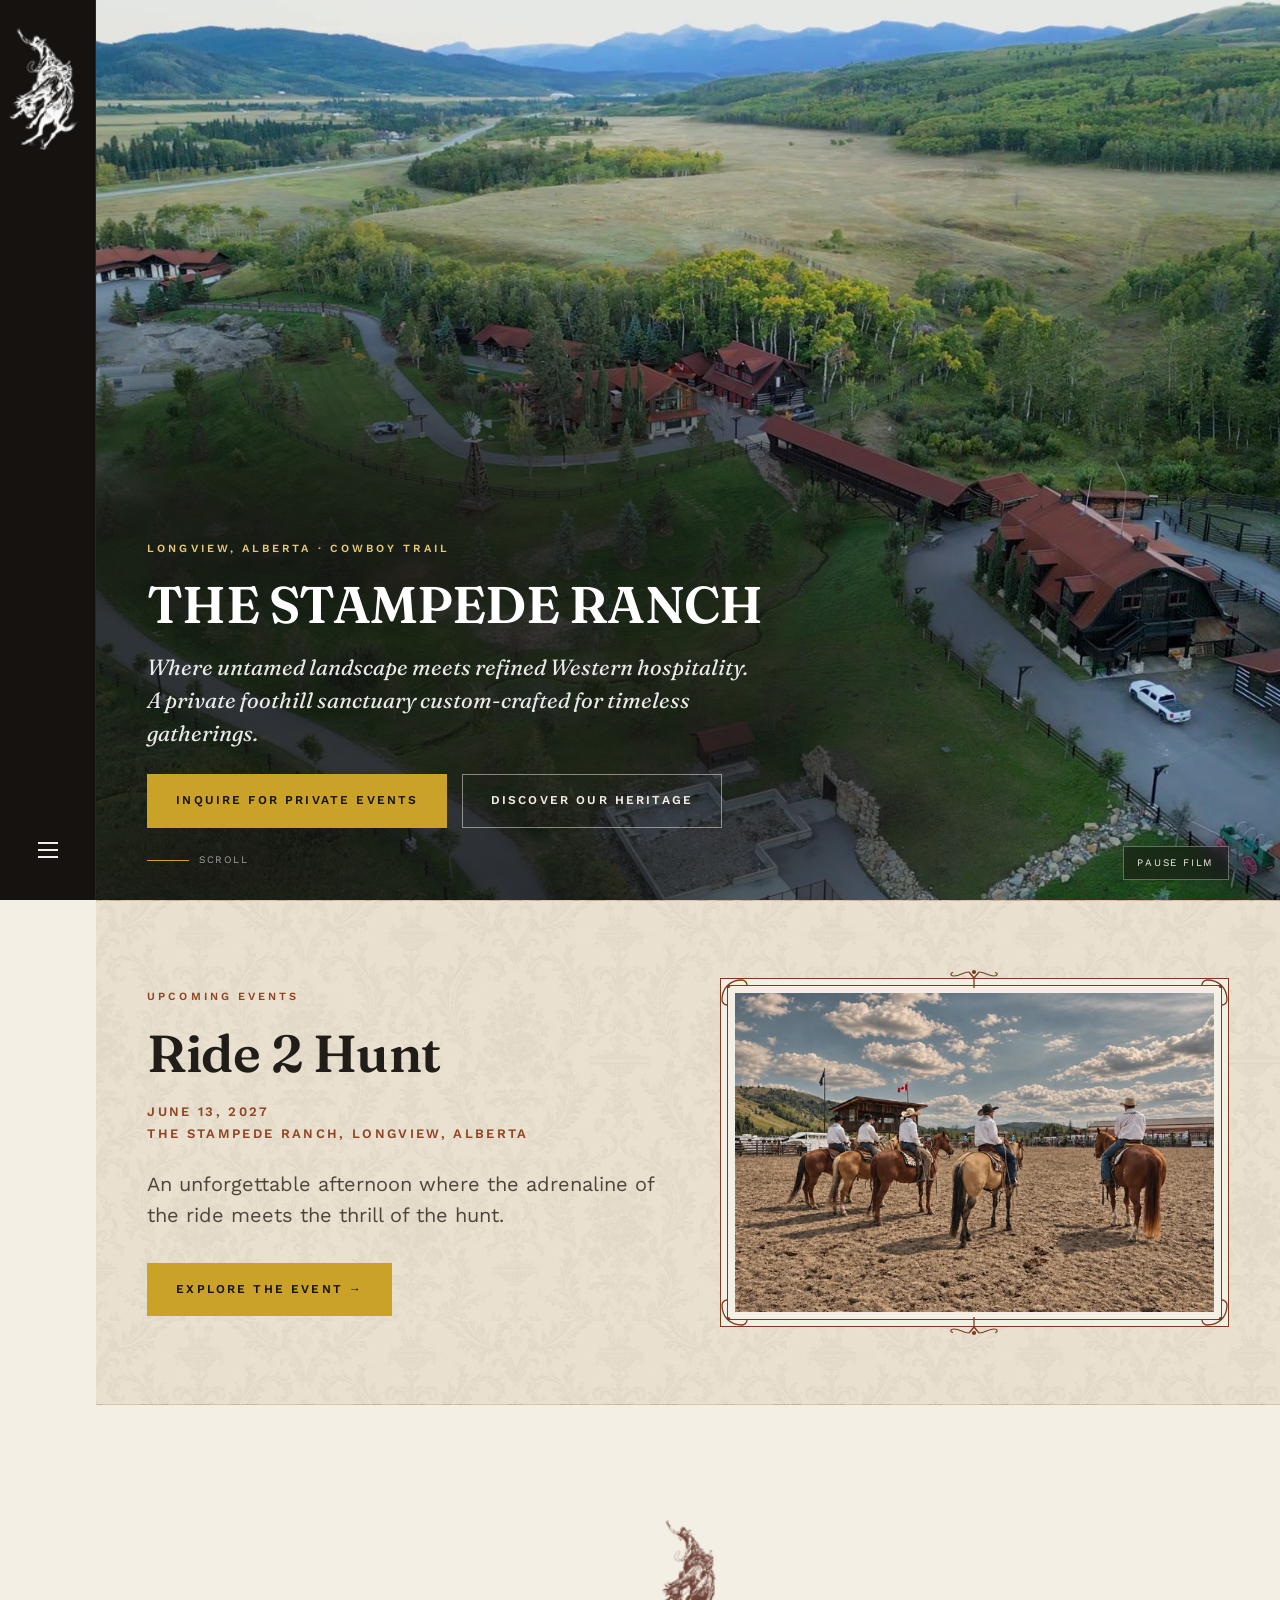
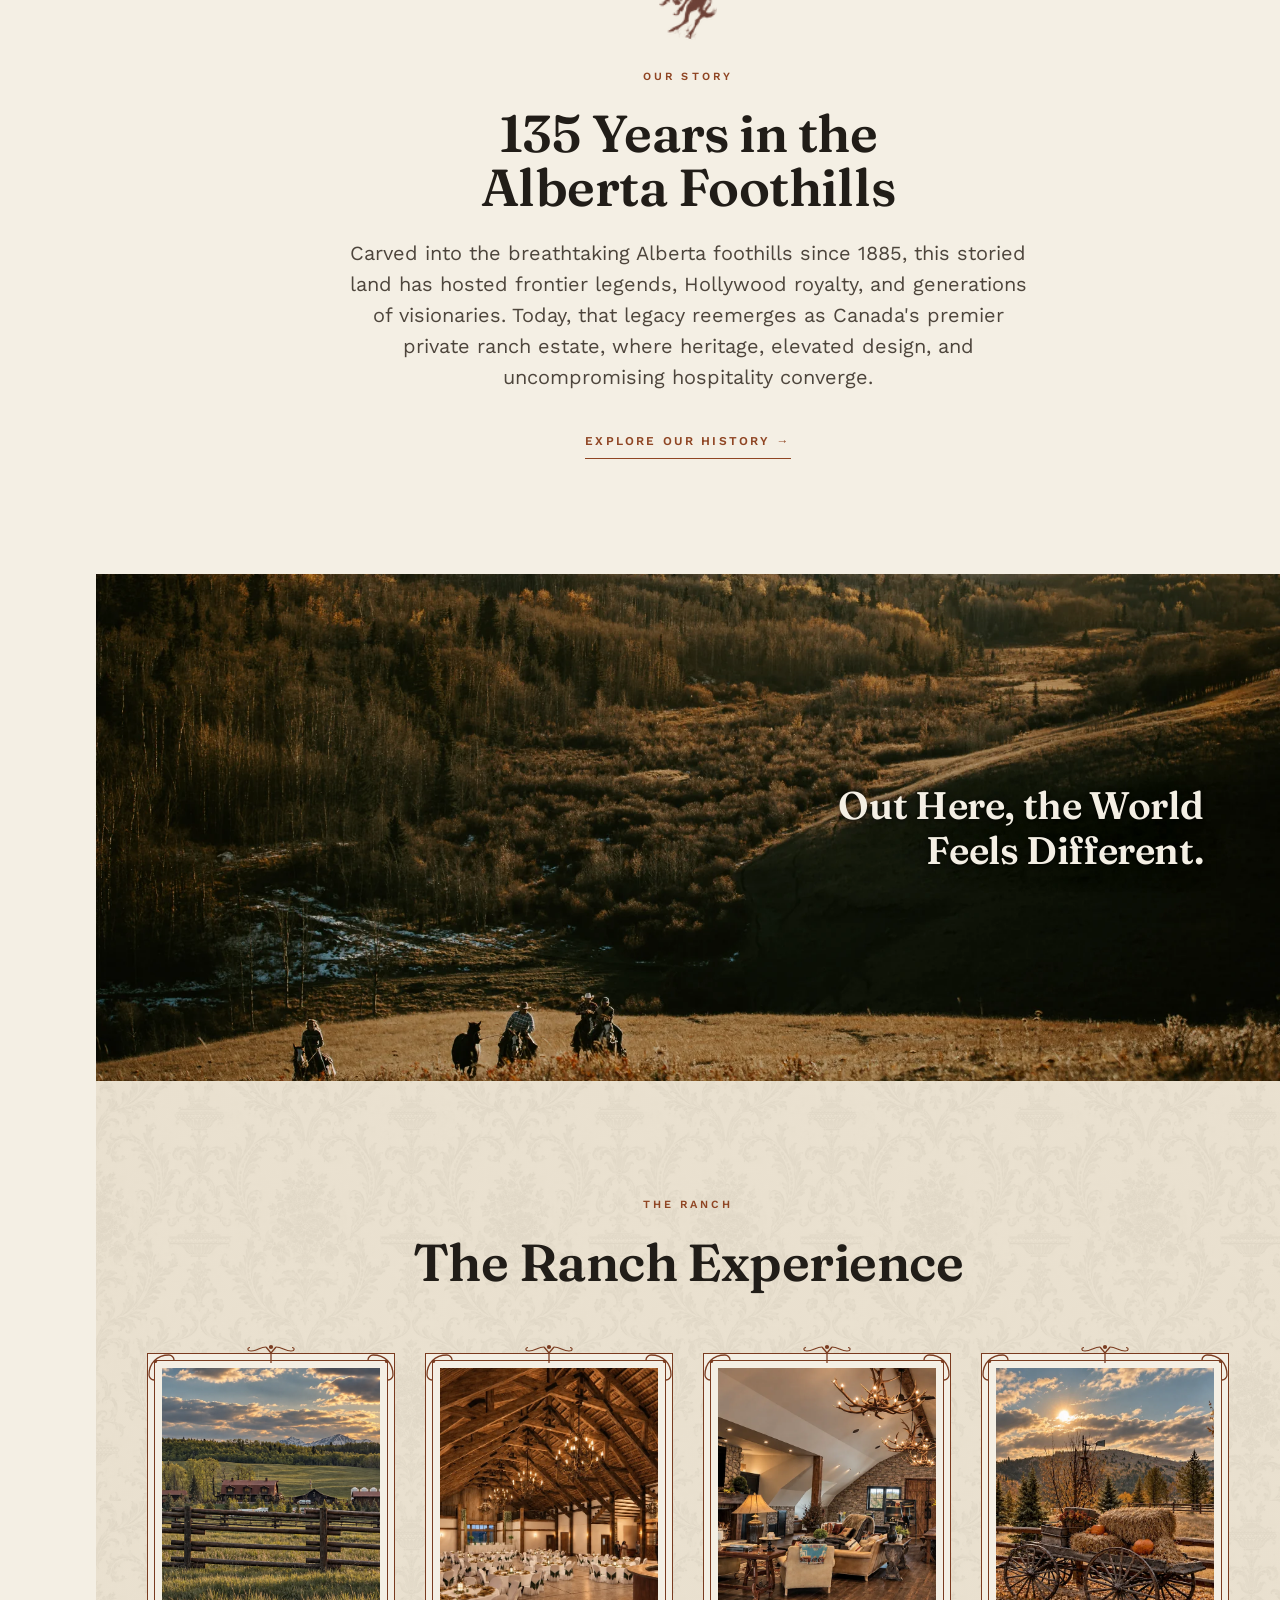
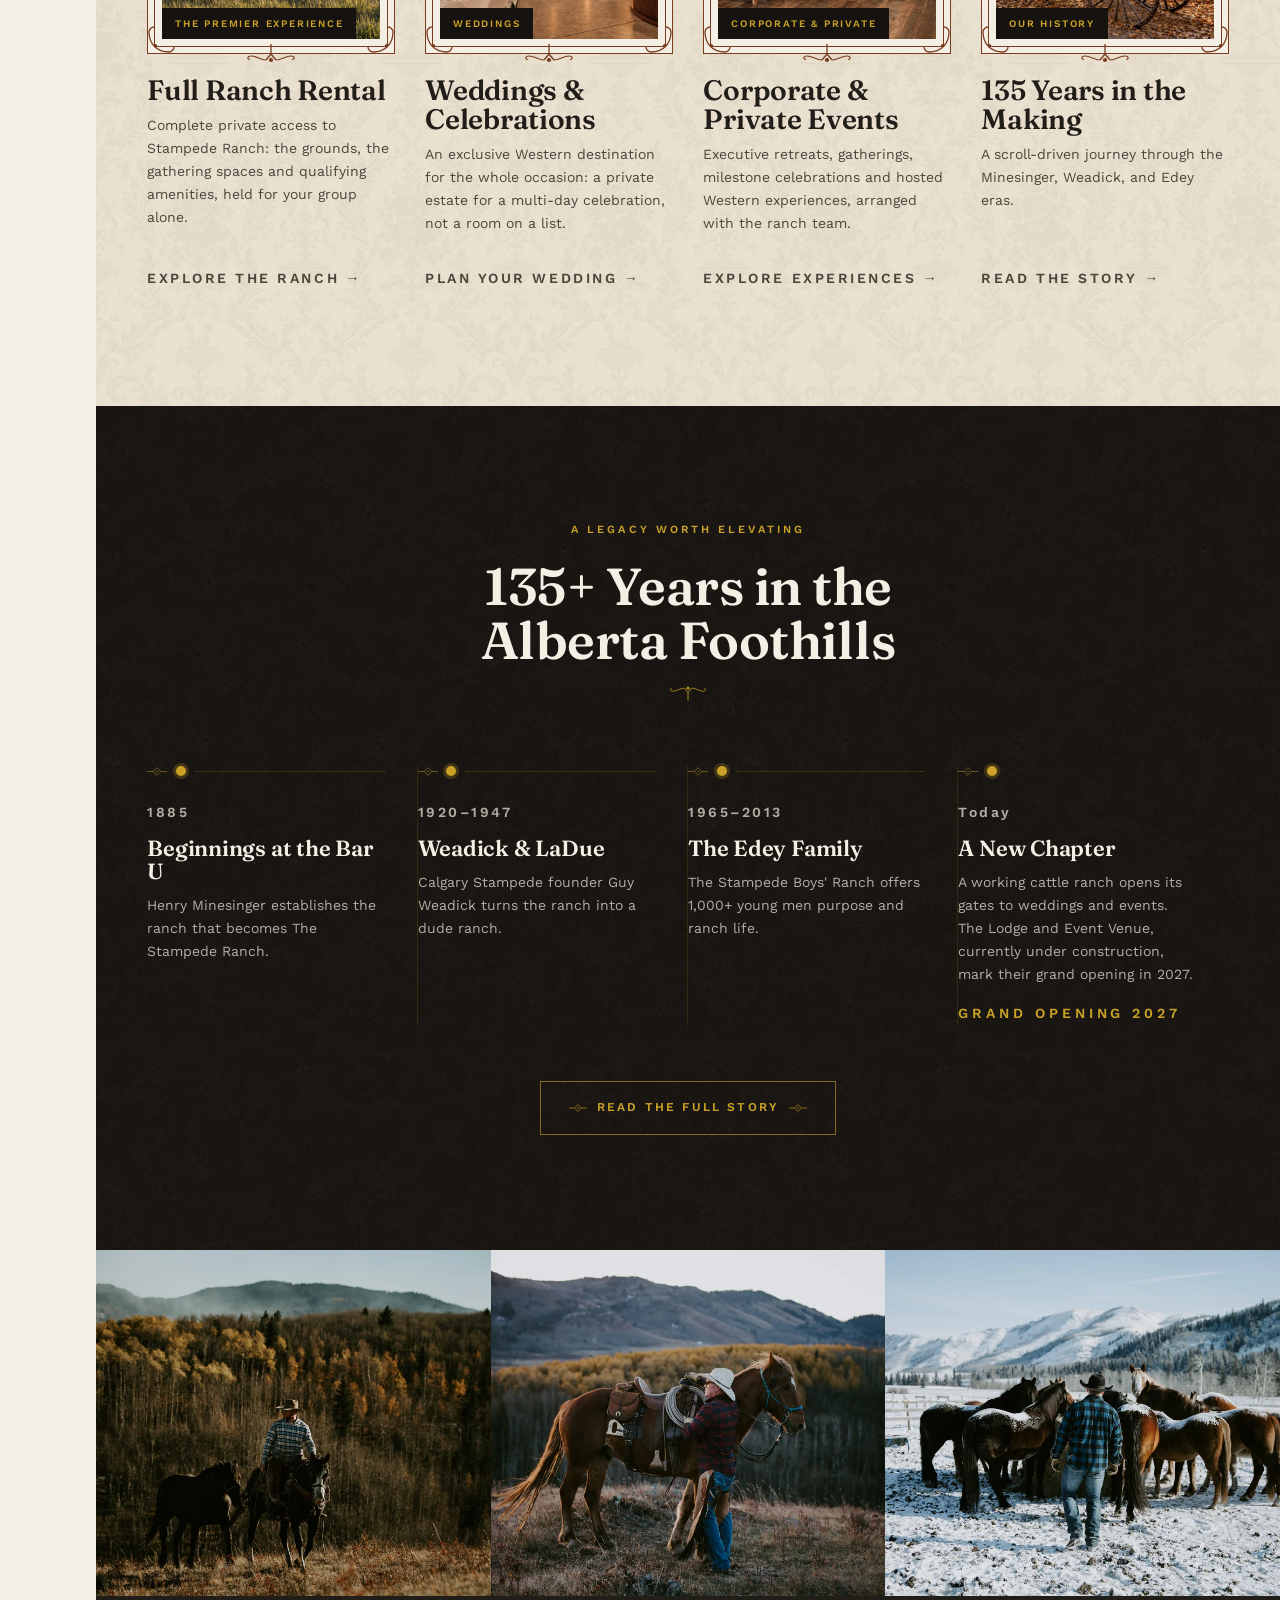
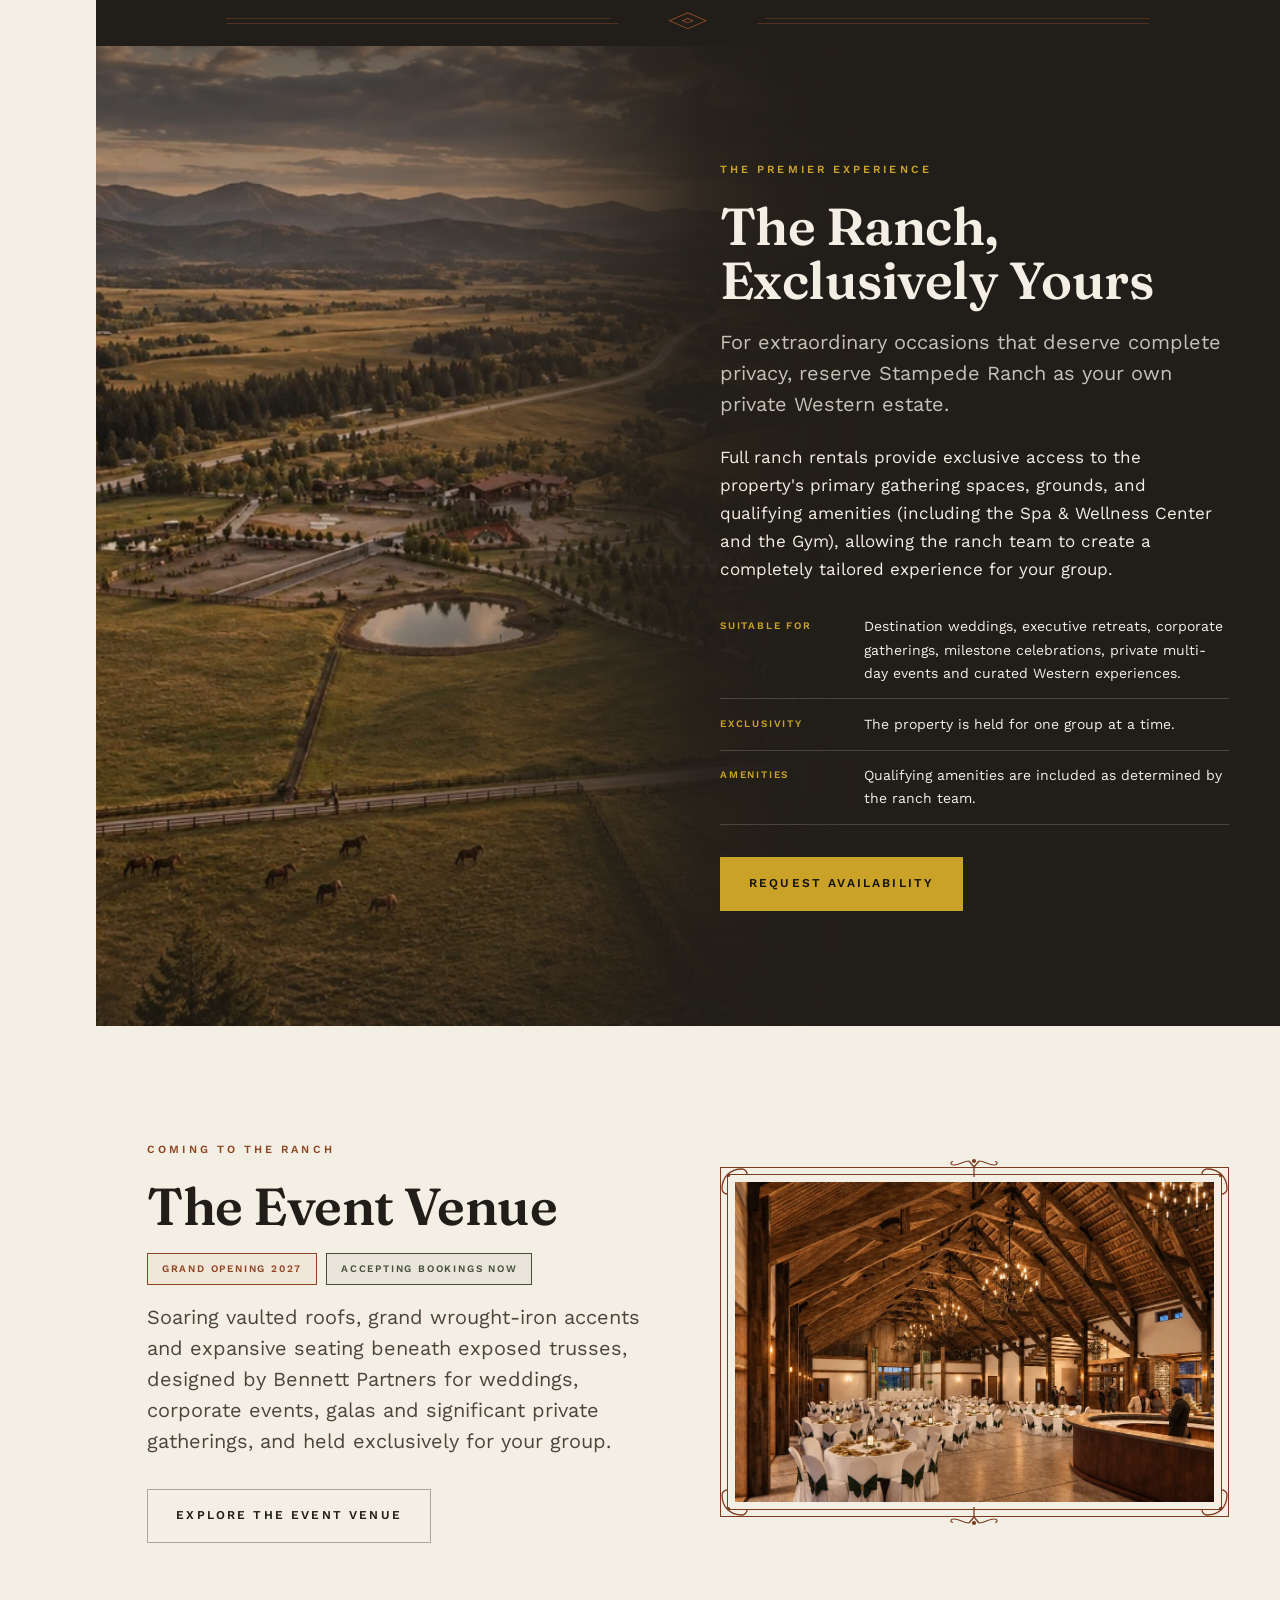
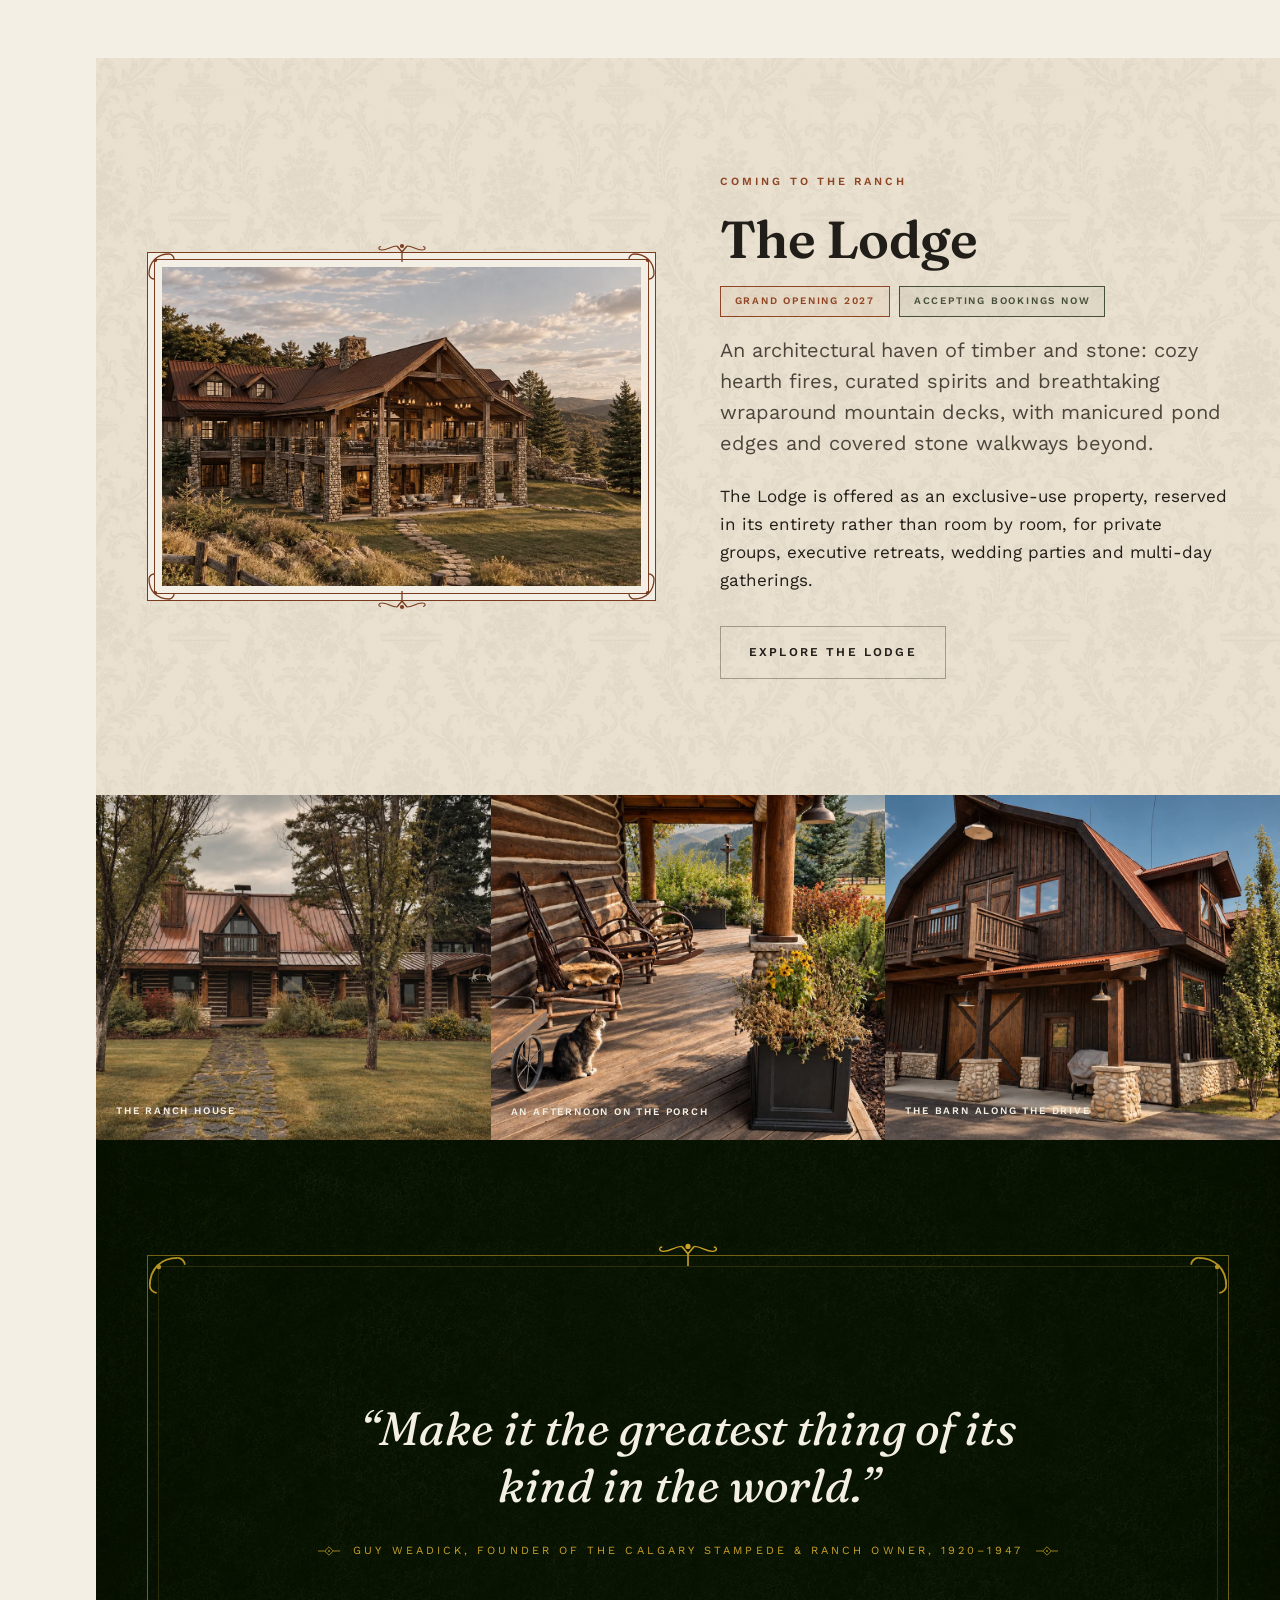
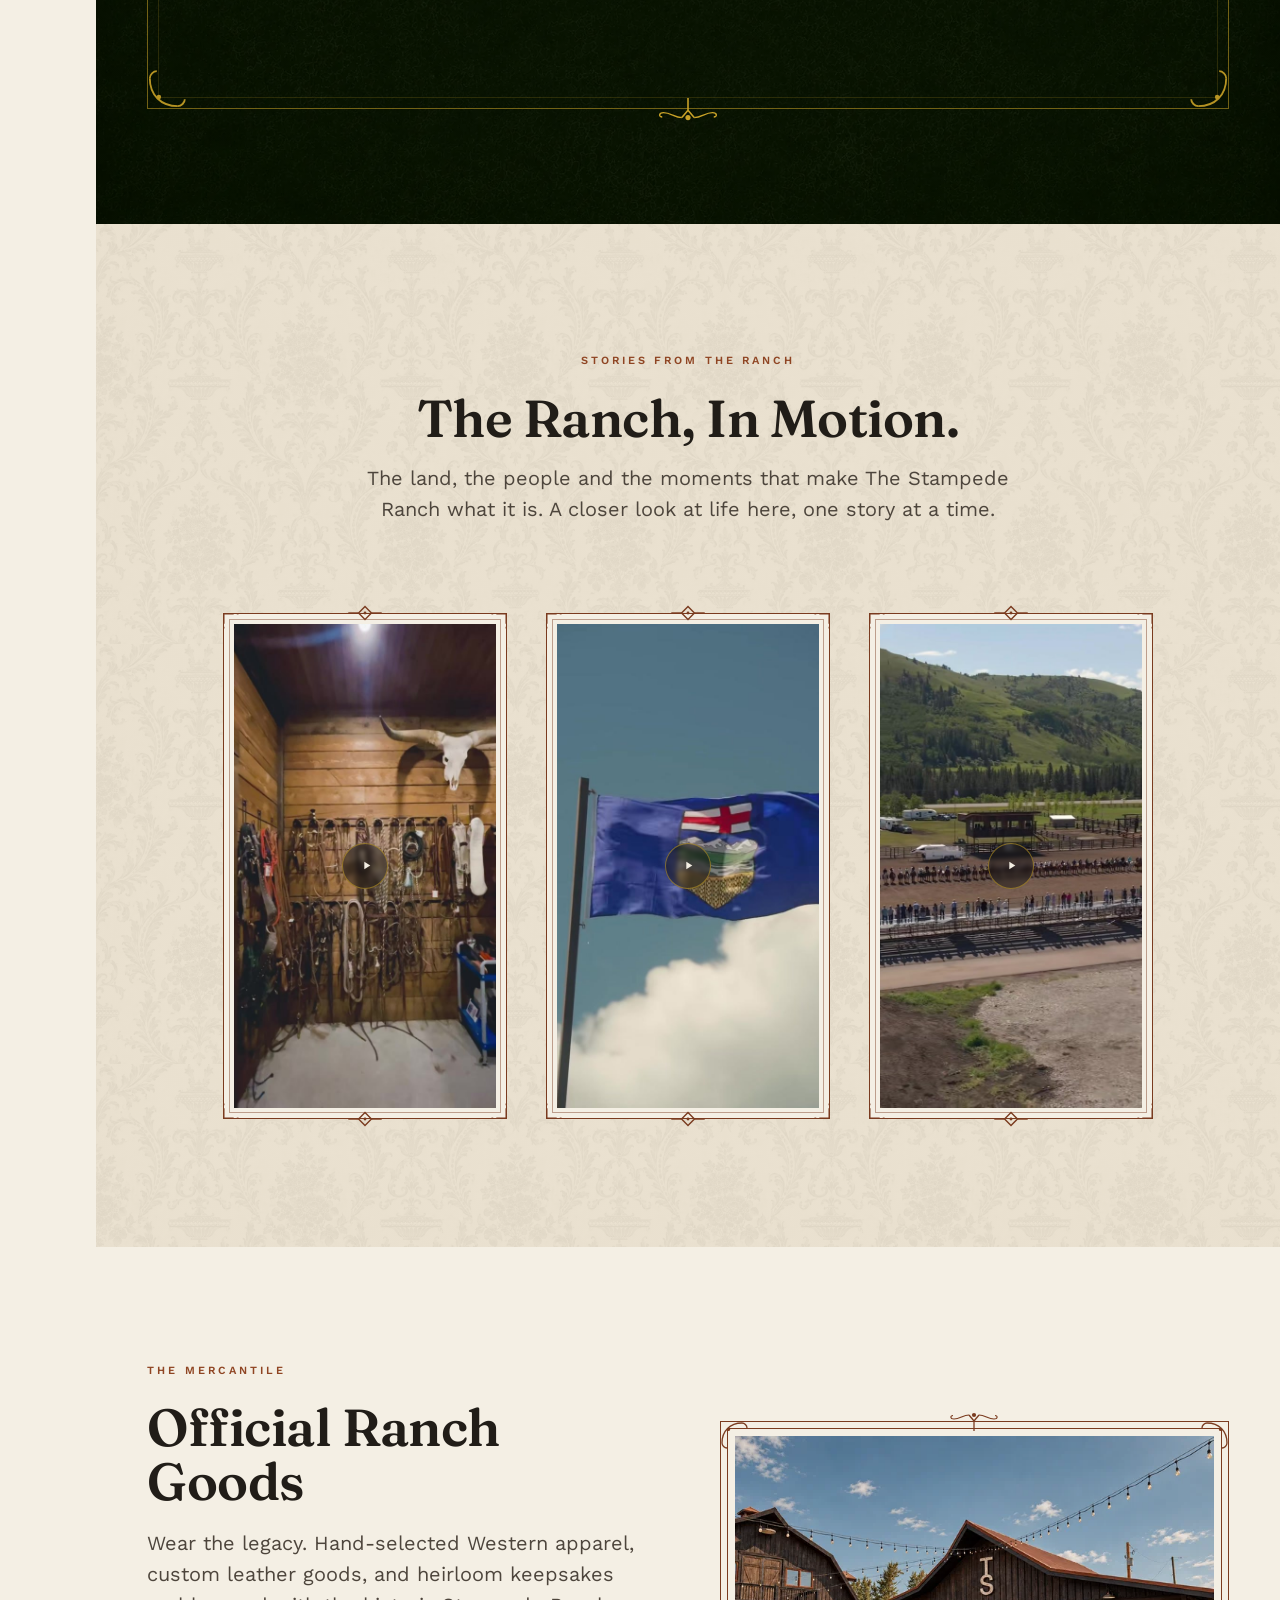
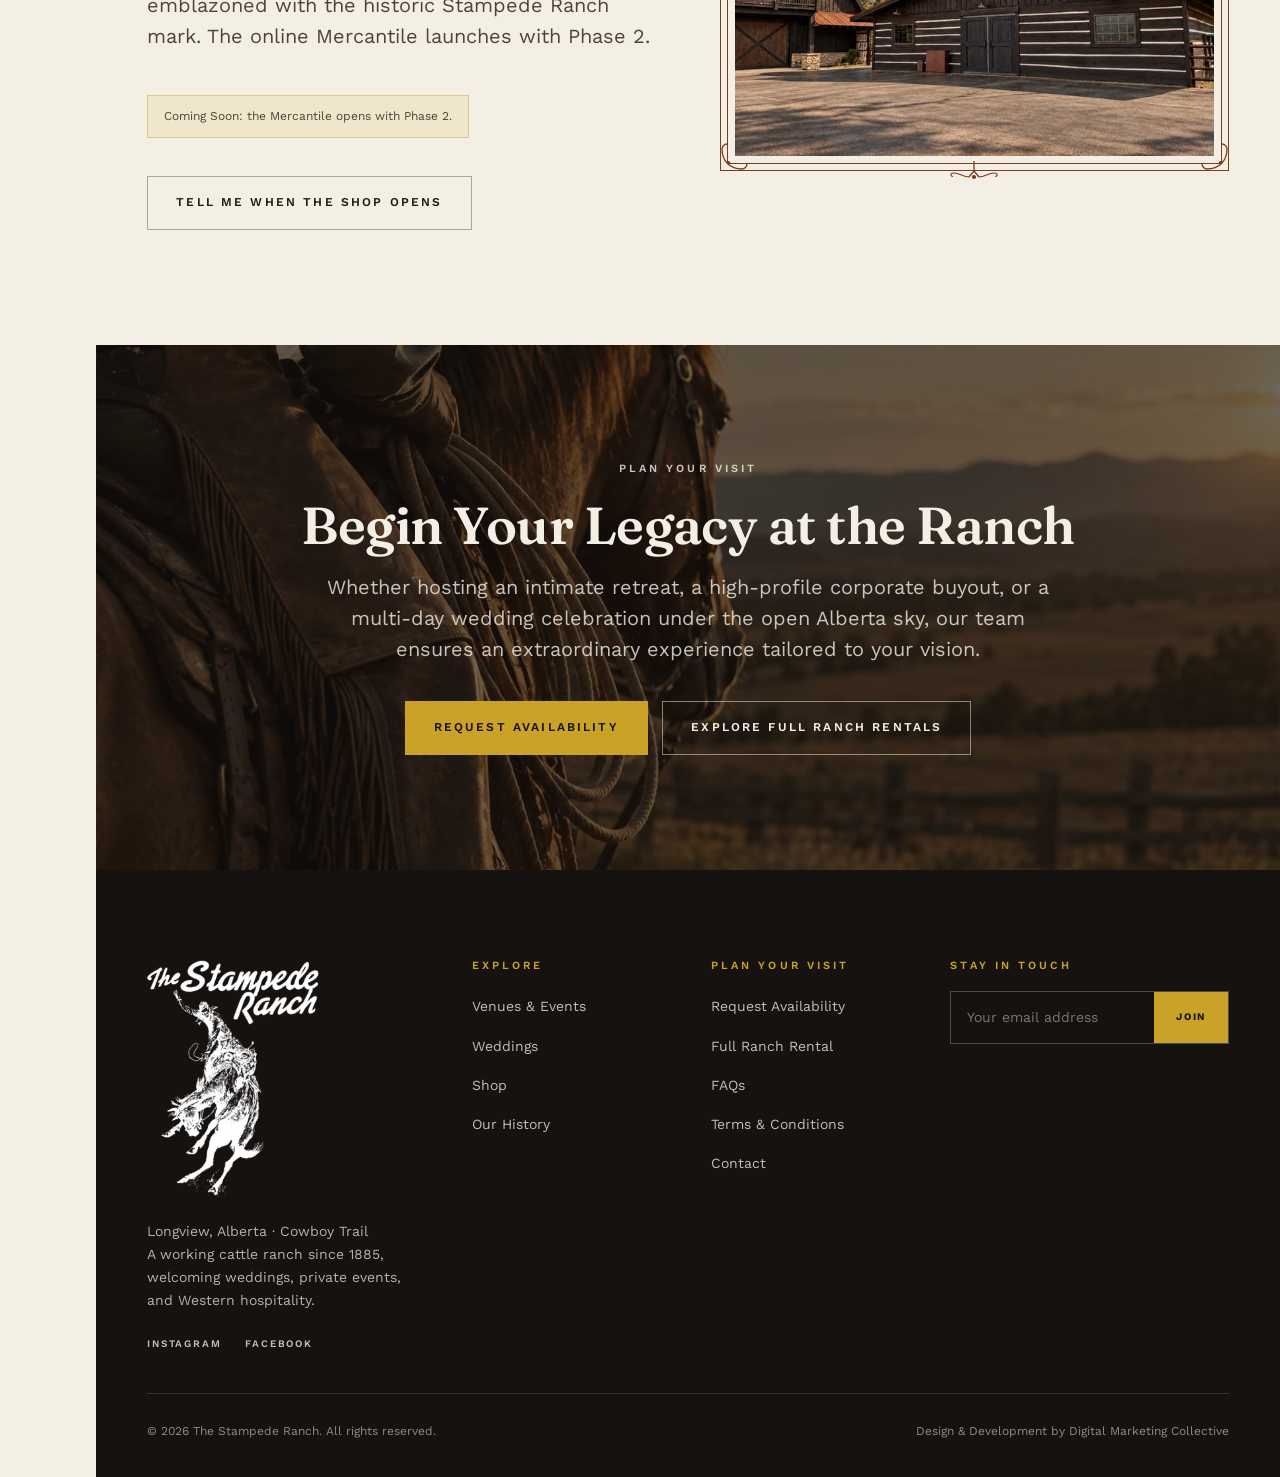
<file: index.html>
<!DOCTYPE html>
<html lang="en-CA">
<head>
<meta charset="utf-8">
<meta name="viewport" content="width=device-width, initial-scale=1">
<title>The Stampede Ranch: Weddings, Events &amp; Western Hospitality | Longview, Alberta</title>
<meta name="description" content="A working Alberta cattle ranch since 1885, an hour southwest of Calgary on the Cowboy Trail. The Stampede Ranch hosts weddings, private events and corporate retreats in the foothills.">
<link rel="canonical" href="https://stampederanch.ca/">
<meta property="og:type" content="website">
<meta property="og:title" content="The Stampede Ranch: An Experience of a Lifetime">
<meta property="og:description" content="135+ years in the Alberta foothills. Weddings, private events and Western hospitality in Longview, Alberta.">
<meta property="og:image" content="https://stampederanch.ca/assets/logo/og-image.jpg">
<meta property="og:image:width" content="1200">
<meta property="og:image:height" content="630">
<meta name="twitter:card" content="summary_large_image">
<meta name="theme-color" content="#151210">

<link rel="preload" href="assets/fonts/fraunces-latin-600-normal.woff2" as="font" type="font/woff2" crossorigin>
<link rel="preload" href="assets/fonts/work-sans-latin-400-normal.woff2" as="font" type="font/woff2" crossorigin>
<link rel="stylesheet" href="assets/css/fonts.css?v=20260908a">
<link rel="icon" href="favicon.png" type="image/png">
<link rel="apple-touch-icon" href="assets/logo/apple-touch-icon.png">
<link rel="stylesheet" href="assets/css/main.css?v=20260908a">

<script type="application/ld+json">
{
  "@context": "https://schema.org",
  "@type": "LodgingBusiness",
  "name": "The Stampede Ranch",
  "url": "https://stampederanch.ca/",
  "description": "A working Alberta cattle ranch since 1885, now one of Alberta's premier destinations for weddings, private events and Western hospitality.",
  "address": {
    "@type": "PostalAddress",
    "addressLocality": "Longview",
    "addressRegion": "AB",
    "addressCountry": "CA"
  },
  "foundingDate": "1885",
  "sameAs": [
    "https://www.facebook.com/thestampederanch",
    "https://www.instagram.com/thestampederanch"
  ]
}
</script>
</head>
<body class="page-home page-wallpaper">
<a class="skip-link" href="#main">Skip to content</a>

<!-- ============================ SIDE RAIL ============================ -->
<aside class="rail">
  <a class="rail__mark" href="index.html">
    <img src="assets/logo/logo-mark-white-h96.png"
         srcset="assets/logo/logo-mark-white-h96.png 1x, assets/logo/logo-mark-white-h192.png 2x"
         alt="The Stampede Ranch home" width="66" height="96">
  </a>
  <button class="rail__toggle" data-menu-toggle aria-expanded="false" aria-controls="menu">
    <span></span><span></span><span></span>
    <span class="visually-hidden">Open menu</span>
  </button>
</aside>

<!-- ============================ MOBILE BAR =========================== -->
<div class="topbar">
  <a class="topbar__mark" href="index.html">
    <img class="brand-mark" src="assets/logo/logo-mark-white-h96.png"
         srcset="assets/logo/logo-mark-white-h96.png 1x, assets/logo/logo-mark-white-h192.png 2x"
         alt="" width="66" height="96">
    <img class="brand-word" src="assets/logo/stampede-ranch-logo-white-mobile.png"
         alt="The Stampede Ranch home" width="240" height="92">
  </a>
  <button class="rail__toggle" data-menu-toggle aria-expanded="false" aria-controls="menu">
    <span></span><span></span><span></span>
    <span class="visually-hidden">Open menu</span>
  </button>
</div>

<!-- ============================ OVERLAY MENU ========================= -->
<div class="menu" id="menu" data-open="false" aria-hidden="true">
  <nav aria-label="Primary">
    <ul class="menu__list">
      <li><a href="index.html">Home</a></li>
      <li><a href="venues.html">Venues &amp; Events</a></li>
      <li><a href="weddings.html">Weddings</a></li>
      <li><a href="history.html">Our History</a></li>
      <li><a href="events.html">Upcoming Events</a></li>
      <li><a href="contact.html">Plan Your Visit</a></li>
    </ul>
  </nav>
  <div class="menu__aside">
    <img class="menu__logo" src="assets/logo/logo-lockup-white-260.png"
         srcset="assets/logo/logo-lockup-white-260.png 1x, assets/logo/logo-lockup-white-520.png 2x"
         alt="" width="260" height="360">
    <h3>The Ranch</h3>
    <p>Longview, Alberta · Cowboy Trail<br>One hour southwest of Calgary</p>
    <p><a href="contact.html" class="link-arrow link-arrow--light">Request availability →</a></p>
  </div>
</div>

<div class="shell">
<main id="main">

  <!-- ============================ HERO ============================ -->
  <section class="hero hero--tour">
    <div class="hero__media">
      <!-- Ships the 1280 cut by default; main.js swaps in the 1920 cut on large
           viewports when the connection allows. Browsers ignore `media` on
           <source> inside <video>, so the resolution swap has to happen in JS.
           H.264 MP4, audio stripped (hero is a muted autoplay loop). -->
      <!-- Hero edit, test build 2026-11-11 (~133s, no audio): opens on 15s of
           riders on horseback crossing a wildflower meadow, then the official
           Stampede Ranch aerial drone tour (supplied 2026-09-18) from the entry
           gate through the grounds and buildings, with short 1-2s rider
           cutaways placed at the tour's own cuts. The tour frames are stream
           copied from the previous hero files, so they are bit-identical to
           the previous cut; only the rider shots were encoded. Encoded to 1280
           (default/mobile) and 1920 (large viewports) cuts; the poster is still
           a frame from the tour (the wide establishing shot). Keep the poster
           fallback, the reduced-motion handling and the 1280/1920 source swap
           in assets/js/main.js. Text contrast was re-measured against this edit
           after the homepage title was made smaller (see the .hero__scrim
           comment in main.css). -->
      <video class="hero__video--tour" data-hero-video autoplay muted loop playsinline preload="metadata"
             poster="assets/video/hero-poster.jpg"
             aria-label="Riders on horseback crossing a wildflower meadow, followed by an aerial drone tour of the Stampede Ranch property from the entry gate through the grounds and buildings">
        <source data-hero-source data-small="assets/video/hero-1280.mp4" data-large="assets/video/hero-1920.mp4"
                src="assets/video/hero-1280.mp4" type="video/mp4">
      </video>
    </div>
    <div class="hero__scrim"></div>

    <div class="hero__inner">
      <p class="eyebrow">Longview, Alberta · Cowboy Trail</p>
      <h1 class="display">The Stampede <br>Ranch</h1>
      <p class="hero__sub lead-italic" style="margin-bottom:1.5rem">Where untamed landscape meets refined Western hospitality. A private foothill sanctuary custom-crafted for timeless gatherings.</p>
      <div class="hero__actions">
        <a class="btn btn--gold" href="contact.html">Inquire for Private Events</a>
        <a class="btn btn--ghost" href="history.html">Discover Our Heritage</a>
      </div>
    </div>

    <p class="hero__scroll"><i></i> Scroll</p>
    <button class="video-toggle" data-video-toggle aria-pressed="true">
      <span>Pause film</span>
    </button>
  </section>

  <!-- ============================ UPCOMING EVENTS FEATURE ============================ -->
  <!-- Compact editorial announcement, not a full homepage chapter. Only one
       event exists right now (Ride 2 Hunt); the Upcoming Events page is
       built to support more later, but this homepage spot is sized to
       spotlight a single featured event without competing with the hero. -->
  <section class="section section--cream event-feature">
    <div class="wrap split">
      <div data-reveal>
        <p class="eyebrow">Upcoming Events</p>
        <h2>Ride 2 Hunt</h2>
        <p class="event-feature__meta">June 13, 2027<br>The Stampede Ranch, Longview, Alberta</p>
        <p class="lead">An unforgettable afternoon where the adrenaline of the ride meets the thrill of the hunt.</p>
        <p style="margin-top:2rem"><a class="btn btn--gold" href="events.html">Explore the Event →</a></p>
      </div>
      <div class="split__media" data-reveal data-reveal-delay="120">
        <div class="card__frame">
          <svg class="frame-corner frame-corner--tl" aria-hidden="true" focusable="false"><use href="#frame-corner"/></svg>
          <svg class="frame-corner frame-corner--tr" aria-hidden="true" focusable="false"><use href="#frame-corner"/></svg>
          <svg class="frame-corner frame-corner--bl" aria-hidden="true" focusable="false"><use href="#frame-corner"/></svg>
          <svg class="frame-corner frame-corner--br" aria-hidden="true" focusable="false"><use href="#frame-corner"/></svg>
          <svg class="frame-flourish frame-flourish--top" aria-hidden="true" focusable="false"><use href="#frame-flourish"/></svg>
          <svg class="frame-flourish frame-flourish--bottom" aria-hidden="true" focusable="false"><use href="#frame-flourish"/></svg>
          <picture>
            <source type="image/webp" srcset="assets/img/official-arena-640.webp 640w, assets/img/official-arena-1280.webp 1280w" sizes="(max-width: 860px) 92vw, 46vw">
            <img src="assets/img/official-arena-1280.jpg" alt="Riders gathered in the ranch's outdoor arena" loading="lazy" width="1280" height="960">
          </picture>
        </div>
      </div>
    </div>
  </section>

  <!-- ============================ STORY TEASER ============================ -->
  <section class="section">
    <div class="wrap story measure center" data-reveal>
      <img class="brand-device" src="assets/logo/logo-mark-rust-h96.png"
           srcset="assets/logo/logo-mark-rust-h96.png 1x, assets/logo/logo-mark-rust-h192.png 2x"
           alt="" width="47" height="96">
      <p class="eyebrow">Our Story</p>
      <h2>135 Years in the <br>Alberta Foothills</h2>
      <p class="lead">Carved into the breathtaking Alberta foothills since 1885, this storied land has hosted frontier
        legends, Hollywood royalty, and generations of visionaries. Today, that legacy reemerges as Canada's premier
        private ranch estate, where heritage, elevated design, and uncompromising hospitality converge.</p>
      <p style="margin-top:2rem"><a class="link-arrow" href="history.html">Explore our history →</a></p>
    </div>
  </section>

  <!-- Real ranch photography: riders crossing the valley at golden hour.
       One exceptional authentic photograph given substantial cinematic
       scale, no copy, no label. -->
  <section class="section--flush">
    <div class="photo-cinematic">
      <picture>
        <source type="image/webp" srcset="assets/img/ranch-life-valley-riders-960.webp 960w, assets/img/ranch-life-valley-riders-1920.webp 1920w" sizes="100vw">
        <img src="assets/img/ranch-life-valley-riders-1920.jpg" alt="Riders crossing the ranch valley at golden hour, foothills and mountains behind" loading="lazy" style="object-position: center 88%">
      </picture>
      <div class="photo-cinematic__caption">
        <h2>Out Here, the World Feels Different.</h2>
      </div>
    </div>
  </section>

  <!-- ============================ EXPERIENCE GRID ============================ -->
  <section class="section section--cream">
    <div class="wrap">
      <div class="section-head center measure" data-reveal>
        <p class="eyebrow">The Ranch</p>
        <h2>The Ranch Experience</h2>
      </div>

      <!-- Shared sprite for the Western frame ornament (Ranch Experience cards below).
           Defined once; each card references it via <use> so the artwork is authored
           in exactly one place. Purely decorative, hidden from assistive tech. -->
      <svg width="0" height="0" style="position:absolute" aria-hidden="true" focusable="false">
        <defs>
          <symbol id="frame-corner" viewBox="0 0 30 30" fill="none">
            <path d="M2 22 C2 10 10 2 22 2" stroke="currentColor" stroke-width="1.3"/>
            <path d="M2 22 C2 24.5 4.5 27 7 27" stroke="currentColor" stroke-width="1.3"/>
            <path d="M22 2 C24.5 2 27 4.5 27 7" stroke="currentColor" stroke-width="1.3"/>
            <circle cx="8.5" cy="8.5" r="1.6" fill="currentColor"/>
          </symbol>
          <symbol id="frame-flourish" viewBox="0 0 68 22" fill="none">
            <path d="M34 20 L34 10" stroke="currentColor" stroke-width="1.3"/>
            <path d="M34 10 L29 4" stroke="currentColor" stroke-width="1.3"/>
            <path d="M34 10 L39 4" stroke="currentColor" stroke-width="1.3"/>
            <path d="M29 4 C23 4 20 8 14 8 C10 8 10 4.5 13 4.5" stroke="currentColor" stroke-width="1.1"/>
            <path d="M39 4 C45 4 48 8 54 8 C58 8 58 4.5 55 4.5" stroke="currentColor" stroke-width="1.1"/>
            <circle cx="34" cy="4" r="2.1" fill="currentColor"/>
          </symbol>
          <!-- Small tick-and-lozenge ornament: same linework family as the photo-frame
               flourish above (thin strokes, small diamond, center dot), scaled down
               for the history timeline rules and its CTA button. -->
          <symbol id="rule-ornament" viewBox="0 0 26 14" fill="none">
            <path d="M0 7 H8" stroke="currentColor" stroke-width="1.1"/>
            <path d="M18 7 H26" stroke="currentColor" stroke-width="1.1"/>
            <path d="M13 2 L18 7 L13 12 L8 7 Z" stroke="currentColor" stroke-width="1.1"/>
            <circle cx="13" cy="7" r="1.1" fill="currentColor"/>
          </symbol>
          <symbol id="frame-corner-film" viewBox="0 0 24 24" fill="none">
            <path d="M1 11 V1 H11" stroke="currentColor" stroke-width="1.3" stroke-linecap="square"/>
            <path d="M1 15 V17" stroke="currentColor" stroke-width="1.1"/>
            <path d="M15 1 H17" stroke="currentColor" stroke-width="1.1"/>
          </symbol>
        </defs>
      </svg>

      <div class="grid grid--4 grid--framed">
        <a class="card" href="venues.html#full-ranch" data-reveal>
          <div class="card__frame">
            <svg class="frame-corner frame-corner--tl" aria-hidden="true" focusable="false"><use href="#frame-corner"/></svg>
            <svg class="frame-corner frame-corner--tr" aria-hidden="true" focusable="false"><use href="#frame-corner"/></svg>
            <svg class="frame-corner frame-corner--bl" aria-hidden="true" focusable="false"><use href="#frame-corner"/></svg>
            <svg class="frame-corner frame-corner--br" aria-hidden="true" focusable="false"><use href="#frame-corner"/></svg>
            <svg class="frame-flourish frame-flourish--top" aria-hidden="true" focusable="false"><use href="#frame-flourish"/></svg>
            <svg class="frame-flourish frame-flourish--bottom" aria-hidden="true" focusable="false"><use href="#frame-flourish"/></svg>
            <div class="card__media">
              <picture>
                <source type="image/webp" srcset="assets/img/official-ranch-buildings-1280.webp 1280w" sizes="(max-width: 560px) 92vw, (max-width: 1080px) 46vw, 23vw">
                <img src="assets/img/official-ranch-buildings-1280.jpg" alt="The Stampede Ranch buildings at sunset, rolling green pasture and snow-capped Rockies behind" loading="lazy" width="1280" height="1600">
              </picture>
              <span class="card__tag">The Premier Experience</span>
            </div>
          </div>
          <div class="card__body">
            <h3>Full Ranch Rental</h3>
            <p>Complete private access to Stampede Ranch: the grounds, the gathering spaces and qualifying amenities, held for your group alone.</p>
            <p class="card__more">Explore the ranch →</p>
          </div>
        </a>

        <a class="card" href="weddings.html" data-reveal data-reveal-delay="90">
          <div class="card__frame">
            <svg class="frame-corner frame-corner--tl" aria-hidden="true" focusable="false"><use href="#frame-corner"/></svg>
            <svg class="frame-corner frame-corner--tr" aria-hidden="true" focusable="false"><use href="#frame-corner"/></svg>
            <svg class="frame-corner frame-corner--bl" aria-hidden="true" focusable="false"><use href="#frame-corner"/></svg>
            <svg class="frame-corner frame-corner--br" aria-hidden="true" focusable="false"><use href="#frame-corner"/></svg>
            <svg class="frame-flourish frame-flourish--top" aria-hidden="true" focusable="false"><use href="#frame-flourish"/></svg>
            <svg class="frame-flourish frame-flourish--bottom" aria-hidden="true" focusable="false"><use href="#frame-flourish"/></svg>
            <div class="card__media">
              <picture>
                <source type="image/webp" srcset="assets/img/render-event-barn-interior-640.webp 640w, assets/img/render-event-barn-interior-1280.webp 1280w" sizes="(max-width: 560px) 92vw, (max-width: 1080px) 46vw, 23vw">
                <img src="assets/img/render-event-barn-interior-1280.jpg" alt="Architectural rendering of the Event Venue set for a seated dinner" loading="lazy" width="1280" height="705">
              </picture>
              <span class="card__tag">Weddings</span>
            </div>
          </div>
          <div class="card__body">
            <h3>Weddings &amp; Celebrations</h3>
            <p>An exclusive Western destination for the whole occasion: a private estate for a multi-day celebration, not a room on a list.</p>
            <p class="card__more">Plan your wedding →</p>
          </div>
        </a>

        <a class="card" href="venues.html#venues" data-reveal data-reveal-delay="180">
          <div class="card__frame">
            <svg class="frame-corner frame-corner--tl" aria-hidden="true" focusable="false"><use href="#frame-corner"/></svg>
            <svg class="frame-corner frame-corner--tr" aria-hidden="true" focusable="false"><use href="#frame-corner"/></svg>
            <svg class="frame-corner frame-corner--bl" aria-hidden="true" focusable="false"><use href="#frame-corner"/></svg>
            <svg class="frame-corner frame-corner--br" aria-hidden="true" focusable="false"><use href="#frame-corner"/></svg>
            <svg class="frame-flourish frame-flourish--top" aria-hidden="true" focusable="false"><use href="#frame-flourish"/></svg>
            <svg class="frame-flourish frame-flourish--bottom" aria-hidden="true" focusable="false"><use href="#frame-flourish"/></svg>
            <div class="card__media">
              <picture>
                <source type="image/webp" srcset="assets/img/loft-lounge-events-640.webp 640w" sizes="(max-width: 560px) 92vw, (max-width: 1080px) 46vw, 23vw">
                <img src="assets/img/loft-lounge-events-640.jpg" alt="Vaulted loft lounge with double antler chandeliers, a stone fireplace, and leather lounge seating" loading="lazy" width="640" height="800">
              </picture>
              <span class="card__tag">Corporate &amp; Private</span>
            </div>
          </div>
          <div class="card__body">
            <h3>Corporate &amp; Private Events</h3>
            <p>Executive retreats, gatherings, milestone celebrations and hosted Western experiences, arranged with the ranch team.</p>
            <p class="card__more">Explore experiences →</p>
          </div>
        </a>

        <a class="card" href="history.html" data-reveal data-reveal-delay="270">
          <div class="card__frame">
            <svg class="frame-corner frame-corner--tl" aria-hidden="true" focusable="false"><use href="#frame-corner"/></svg>
            <svg class="frame-corner frame-corner--tr" aria-hidden="true" focusable="false"><use href="#frame-corner"/></svg>
            <svg class="frame-corner frame-corner--bl" aria-hidden="true" focusable="false"><use href="#frame-corner"/></svg>
            <svg class="frame-corner frame-corner--br" aria-hidden="true" focusable="false"><use href="#frame-corner"/></svg>
            <svg class="frame-flourish frame-flourish--top" aria-hidden="true" focusable="false"><use href="#frame-flourish"/></svg>
            <svg class="frame-flourish frame-flourish--bottom" aria-hidden="true" focusable="false"><use href="#frame-flourish"/></svg>
            <div class="card__media">
              <picture>
                <source type="image/webp" srcset="assets/img/harvest-wagon-fall-640.webp 640w, assets/img/harvest-wagon-fall-1280.webp 1280w" sizes="(max-width: 560px) 92vw, (max-width: 1080px) 46vw, 23vw">
                <img src="assets/img/harvest-wagon-fall-1280.jpg" alt="An antique hay wagon loaded with pumpkins and hay bales at the ranch fence line, golden autumn hills and mountains behind" loading="lazy" width="1280" height="1600">
              </picture>
              <span class="card__tag">Our History</span>
            </div>
          </div>
          <div class="card__body">
            <h3>135 Years in the Making</h3>
            <p>A scroll-driven journey through the Minesinger, Weadick, and Edey eras.</p>
            <p class="card__more">Read the story →</p>
          </div>
        </a>
      </div>
    </div>
  </section>

  <!-- ============================ HISTORY TIMELINE ============================ -->
  <!-- "heritage-timeline" scopes every new rule below (texture, dividers, ornament,
       CTA button) to just this section -- .section--dark, .timeline and .btn--gold
       are all used elsewhere on the site and must stay exactly as they are there. -->
  <section class="section section--dark heritage-timeline">
    <div class="wrap">
      <div class="section-head center measure" data-reveal>
        <p class="eyebrow">A Legacy Worth Elevating</p>
        <h2>135+ Years in the <br>Alberta Foothills</h2>
        <svg class="heritage-divider" aria-hidden="true" focusable="false"><use href="#frame-flourish"/></svg>
      </div>

      <div class="timeline">
        <div class="timeline__item" data-reveal>
          <div class="timeline__rule">
            <svg class="rule-ornament" aria-hidden="true" focusable="false"><use href="#rule-ornament"/></svg>
            <b></b><i></i>
          </div>
          <p class="timeline__year">1885</p>
          <h3>Beginnings at the Bar U</h3>
          <p>Henry Minesinger establishes the ranch that becomes The Stampede Ranch.</p>
        </div>
        <div class="timeline__item" data-reveal data-reveal-delay="100">
          <div class="timeline__rule">
            <svg class="rule-ornament" aria-hidden="true" focusable="false"><use href="#rule-ornament"/></svg>
            <b></b><i></i>
          </div>
          <p class="timeline__year">1920–1947</p>
          <h3>Weadick &amp; LaDue</h3>
          <p>Calgary Stampede founder Guy Weadick turns the ranch into a dude ranch.</p>
        </div>
        <div class="timeline__item" data-reveal data-reveal-delay="200">
          <div class="timeline__rule">
            <svg class="rule-ornament" aria-hidden="true" focusable="false"><use href="#rule-ornament"/></svg>
            <b></b><i></i>
          </div>
          <p class="timeline__year">1965–2013</p>
          <h3>The Edey Family</h3>
          <p>The Stampede Boys' Ranch offers 1,000+ young men purpose and ranch life.</p>
        </div>
        <div class="timeline__item" data-reveal data-reveal-delay="300">
          <div class="timeline__rule">
            <svg class="rule-ornament" aria-hidden="true" focusable="false"><use href="#rule-ornament"/></svg>
            <b></b>
          </div>
          <p class="timeline__year">Today</p>
          <h3>A New Chapter</h3>
          <p>A working cattle ranch opens its gates to weddings and events. The Lodge and Event Venue, currently
            under construction, mark their grand opening in 2027.</p>
          <p class="eyebrow eyebrow--gold" style="margin-top:.75rem">Grand Opening 2027</p>
        </div>
      </div>

      <p class="center" style="margin-top:3.5rem" data-reveal>
        <a class="btn btn--heritage" href="history.html">
          <svg class="rule-ornament" aria-hidden="true" focusable="false"><use href="#rule-ornament"/></svg>
          <span>Read the Full Story</span>
          <svg class="rule-ornament" aria-hidden="true" focusable="false"><use href="#rule-ornament"/></svg>
        </a>
      </p>
    </div>
  </section>

  <!-- Authentic ranch-life photography: real riders and working horses,
       not a rendering. Purely visual, no copy. Uses the same 3-column
       strip layout as the approved aerial strip elsewhere on this page. -->
  <section class="section--flush">
    <div class="strip">
      <figure>
        <picture>
          <source type="image/webp" srcset="assets/img/ranch-life-rider-packhorses-960.webp 960w, assets/img/ranch-life-rider-packhorses-1920.webp 1920w" sizes="(max-width: 860px) 100vw, 33vw">
          <img src="assets/img/ranch-life-rider-packhorses-1920.jpg" alt="A rider leading pack horses across the ranch in autumn" loading="lazy">
        </picture>
      </figure>
      <figure>
        <picture>
          <source type="image/webp" srcset="assets/img/ranch-life-saddling-dusk-960.webp 960w, assets/img/ranch-life-saddling-dusk-1920.webp 1920w" sizes="(max-width: 860px) 100vw, 33vw">
          <img src="assets/img/ranch-life-saddling-dusk-1920.jpg" alt="A ranch hand saddling a horse at dusk" loading="lazy" style="object-position: 60% center">
        </picture>
      </figure>
      <figure>
        <picture>
          <source type="image/webp" srcset="assets/img/ranch-life-snow-herd-960.webp 960w, assets/img/ranch-life-snow-herd-1920.webp 1920w" sizes="(max-width: 860px) 100vw, 33vw">
          <img src="assets/img/ranch-life-snow-herd-1920.jpg" alt="A ranch hand walking toward horses gathered in the snow" loading="lazy">
        </picture>
      </figure>
    </div>
  </section>

  <!-- Decorative transition: a narrow dark band between this photo strip
       and the Full Ranch Rental section below, so the jump from bright
       photography to the dark immersive section doesn't feel abrupt.
       Same background as .heritage-quote/full-ranch's own dark tone; a
       centered rust hairline-pair with a small diamond/brand-iron
       ornament at the midpoint, no text, no literal Western clip art --
       just a quiet piece of ranch stationery. */-->
  <section class="ranch-divider" aria-hidden="true">
    <svg class="ranch-divider__mark" viewBox="0 0 640 32" preserveAspectRatio="none" focusable="false">
      <line x1="0" y1="12" x2="266" y2="12" />
      <line x1="374" y1="12" x2="640" y2="12" />
      <line x1="0" y1="20" x2="272" y2="20" />
      <line x1="368" y1="20" x2="640" y2="20" />
      <g class="ranch-divider__ornament">
        <rect x="311" y="6.5" width="18" height="18" transform="rotate(45 320 15.5)" />
        <rect x="317.5" y="13" width="5" height="5" transform="rotate(45 320 15.5)" />
      </g>
    </svg>
  </section>

  <!-- ============================ FULL RANCH RENTAL ============================ -->
  <!-- SYNC: this section mirrors the "Premier Experience" section on
       venues.html (id="full-ranch") for copy, layout and styling -- if you
       edit one, edit the other so the two don't drift apart. As of
       2026-09-09 the two pages intentionally use DIFFERENT images here
       (this page: official-ranch-cabin; venues.html: official-ranch-
       aerial-pond) at the client's request, so that's the one exception to
       "same image" -- don't resync the image without checking first.
       The only other intentional difference is the CTA href below, since
       #availability lives on venues.html, not on this page. -->
  <!-- full-bleed scene fading into this section's own colour; the stats bar above
       is a separate section and keeps its solid background -->
  <section class="section section--ink section--immersive" id="full-ranch">
    <div class="immersive__media">
      <picture>
        <source type="image/webp" srcset="assets/img/official-ranch-cabin-640.webp 640w, assets/img/official-ranch-cabin-1280.webp 1280w, assets/img/official-ranch-cabin-1920.webp 1920w" sizes="100vw">
        <img src="assets/img/official-ranch-cabin-1280.jpg" alt="Aerial view of the ranch grounds at sunset, pond, corrals and horses grazing in the pasture" loading="lazy" width="1280" height="720">
      </picture>
    </div>
    <div class="immersive__veil" aria-hidden="true"></div>
    <div class="wrap immersive__inner">
      <div class="immersive__content" data-reveal data-reveal-delay="120">
        <p class="eyebrow eyebrow--gold">The Premier Experience</p>
        <h2>The Ranch, Exclusively Yours</h2>
        <p class="lead">For extraordinary occasions that deserve complete privacy, reserve Stampede Ranch as your own
          private Western estate.</p>
        <p>Full ranch rentals provide exclusive access to the property's primary gathering spaces, grounds, and
          qualifying amenities (including the Spa &amp; Wellness Center and the Gym), allowing the ranch team to
          create a completely tailored experience for your group.</p>
        <ul class="facts">
          <li><b>Suitable for</b><span>Destination weddings, executive retreats, corporate gatherings, milestone
            celebrations, private multi-day events and curated Western experiences.</span></li>
          <li><b>Exclusivity</b><span>The property is held for one group at a time.</span></li>
          <li><b>Amenities</b><span>Qualifying amenities are included as determined by the ranch team.</span></li>
        </ul>
        <p style="margin-top:2rem"><a class="btn btn--gold" href="venues.html#availability">Request Availability</a></p>
      </div>
    </div>
  </section>

  <!-- ============================ THE EVENT VENUE ============================ -->
  <section class="section">
    <div class="wrap split split--flip">
      <div class="split__media" data-reveal>
        <div class="card__frame">
          <svg class="frame-corner frame-corner--tl" aria-hidden="true" focusable="false"><use href="#frame-corner"/></svg>
          <svg class="frame-corner frame-corner--tr" aria-hidden="true" focusable="false"><use href="#frame-corner"/></svg>
          <svg class="frame-corner frame-corner--bl" aria-hidden="true" focusable="false"><use href="#frame-corner"/></svg>
          <svg class="frame-corner frame-corner--br" aria-hidden="true" focusable="false"><use href="#frame-corner"/></svg>
          <svg class="frame-flourish frame-flourish--top" aria-hidden="true" focusable="false"><use href="#frame-flourish"/></svg>
          <svg class="frame-flourish frame-flourish--bottom" aria-hidden="true" focusable="false"><use href="#frame-flourish"/></svg>
          <picture>
            <source type="image/webp" srcset="assets/img/render-event-barn-interior-1280.webp 1280w, assets/img/render-event-barn-interior-1920.webp 1920w" sizes="(max-width: 860px) 92vw, 46vw">
            <img src="assets/img/render-event-barn-interior-1280.jpg" alt="Architectural rendering of the Event Venue set for a seated dinner beneath exposed trusses" loading="lazy" width="1280" height="705">
          </picture>
        </div>
      </div>
      <div data-reveal data-reveal-delay="120">
        <p class="eyebrow">Coming to the Ranch</p>
        <h2>The Event Venue</h2>
        <div class="venue-status">
          <span class="venue-status__badge venue-status__badge--opening">Grand Opening 2027</span>
          <span class="venue-status__badge venue-status__badge--booking">Accepting Bookings Now</span>
        </div>
        <p class="lead">Soaring vaulted roofs, grand wrought-iron accents and expansive seating beneath exposed
          trusses, designed by Bennett Partners for weddings, corporate events, galas and significant private
          gatherings, and held exclusively for your group.</p>
        <p style="margin-top:2rem"><a class="btn btn--outline-ink" href="venues.html#event-venue">Explore the Event Venue</a></p>
      </div>
    </div>
  </section>

  <!-- ============================ THE LODGE ============================ -->
  <section class="section section--cream">
    <div class="wrap split">
      <div class="split__media" data-reveal>
        <div class="card__frame">
          <svg class="frame-corner frame-corner--tl" aria-hidden="true" focusable="false"><use href="#frame-corner"/></svg>
          <svg class="frame-corner frame-corner--tr" aria-hidden="true" focusable="false"><use href="#frame-corner"/></svg>
          <svg class="frame-corner frame-corner--bl" aria-hidden="true" focusable="false"><use href="#frame-corner"/></svg>
          <svg class="frame-corner frame-corner--br" aria-hidden="true" focusable="false"><use href="#frame-corner"/></svg>
          <svg class="frame-flourish frame-flourish--top" aria-hidden="true" focusable="false"><use href="#frame-flourish"/></svg>
          <svg class="frame-flourish frame-flourish--bottom" aria-hidden="true" focusable="false"><use href="#frame-flourish"/></svg>
          <picture>
            <source type="image/webp" srcset="assets/img/render-lodge-deck-1280.webp 1280w, assets/img/render-lodge-deck-1920.webp 1920w" sizes="(max-width: 860px) 92vw, 46vw">
            <img src="assets/img/render-lodge-deck-1280.jpg" alt="The Lodge exterior at sunset, stone-clad pillars supporting a covered wraparound deck" loading="lazy" width="1280" height="853">
          </picture>
        </div>
      </div>
      <div data-reveal data-reveal-delay="120">
        <p class="eyebrow">Coming to the Ranch</p>
        <h2>The Lodge</h2>
        <div class="venue-status">
          <span class="venue-status__badge venue-status__badge--opening">Grand Opening 2027</span>
          <span class="venue-status__badge venue-status__badge--booking">Accepting Bookings Now</span>
        </div>
        <p class="lead">An architectural haven of timber and stone: cozy hearth fires, curated spirits and
          breathtaking wraparound mountain decks, with manicured pond edges and covered stone walkways beyond.</p>
        <p>The Lodge is offered as an exclusive-use property, reserved in its entirety rather than room by room, for
          private groups, executive retreats, wedding parties and multi-day gatherings.</p>
        <p style="margin-top:2rem"><a class="btn btn--outline-ink" href="venues.html#lodge">Explore the Lodge</a></p>
      </div>
    </div>
  </section>

  <!-- ============================ AERIAL STRIP ============================ -->
  <section class="section section--flush">
    <div class="strip">
      <figure data-reveal>
        <picture>
          <source type="image/webp" srcset="assets/img/ranch-house-path-960.webp 960w, assets/img/ranch-house-path-1920.webp 1920w" sizes="(max-width: 860px) 100vw, 33vw">
          <img src="assets/img/ranch-house-path-1920.jpg" alt="A stone pathway leading to the ranch house entrance, framed by mature trees" loading="lazy" width="1280" height="720">
        </picture>
        <figcaption>The Ranch House</figcaption>
      </figure>
      <figure data-reveal data-reveal-delay="100">
        <picture>
          <source type="image/webp" srcset="assets/img/porch-afternoon-cat-960.webp 960w, assets/img/porch-afternoon-cat-1920.webp 1920w" sizes="(max-width: 860px) 100vw, 33vw">
          <img src="assets/img/porch-afternoon-cat-1920.jpg" alt="A ranch cat resting on a covered porch lined with rustic rocking chairs" loading="lazy" width="1280" height="720">
        </picture>
        <figcaption>An Afternoon on the Porch</figcaption>
      </figure>
      <figure data-reveal data-reveal-delay="200">
        <picture>
          <source type="image/webp" srcset="assets/img/barn-drive-blue-sky-960.webp 960w, assets/img/barn-drive-blue-sky-1920.webp 1920w" sizes="(max-width: 860px) 100vw, 33vw">
          <img src="assets/img/barn-drive-blue-sky-1920.jpg" alt="An existing ranch barn with stone-clad pillars along the drive, under a clear blue sky" loading="lazy" width="1280" height="720">
        </picture>
        <figcaption>The Barn Along the Drive</figcaption>
      </figure>
    </div>
  </section>

  <!-- ============================ PULL QUOTE ============================ -->
  <!-- "heritage-quote" is a new, dedicated class -- NOT a reuse/edit of
       .section--sage, so history.html's plain version of this same quote
       (which still uses .section--sage / #142600) is completely untouched.
       All ornaments below reuse the exact existing symbols (#frame-corner,
       #frame-flourish, #rule-ornament) already defined in the shared sprite
       earlier in this document -- no new artwork. -->
  <section class="section quote heritage-quote">
    <div class="wrap heritage-quote__frame" data-reveal>
      <svg class="hq-corner hq-corner--tl" aria-hidden="true" focusable="false"><use href="#frame-corner"/></svg>
      <svg class="hq-corner hq-corner--tr" aria-hidden="true" focusable="false"><use href="#frame-corner"/></svg>
      <svg class="hq-corner hq-corner--bl" aria-hidden="true" focusable="false"><use href="#frame-corner"/></svg>
      <svg class="hq-corner hq-corner--br" aria-hidden="true" focusable="false"><use href="#frame-corner"/></svg>
      <svg class="hq-cap hq-cap--top" aria-hidden="true" focusable="false"><use href="#frame-flourish"/></svg>
      <svg class="hq-cap hq-cap--bottom" aria-hidden="true" focusable="false"><use href="#frame-flourish"/></svg>

      <blockquote>“Make it the greatest thing of its kind in the world.”</blockquote>
      <cite class="heritage-quote__cite">
        <svg class="hq-tick" aria-hidden="true" focusable="false"><use href="#rule-ornament"/></svg>
        <span>Guy Weadick, founder of the Calgary Stampede &amp; ranch owner, 1920–1947</span>
        <svg class="hq-tick" aria-hidden="true" focusable="false"><use href="#rule-ornament"/></svg>
      </cite>
    </div>
  </section>

  <!-- ============================ STORIES FROM THE RANCH ============================ -->
  <section class="section section--cream stories-section">
    <div class="wrap">
      <div class="section-head center measure" data-reveal>
        <p class="eyebrow">Stories From the Ranch</p>
        <h2>The Ranch, In Motion.</h2>
        <p class="lead">The land, the people and the moments that make The Stampede Ranch what it is. A closer look
          at life here, one story at a time.</p>
      </div>
      <div class="film-triptych" data-film-triptych data-reveal>
        <figure class="film-plate" data-film-plate>
          <div class="film-frame">
            <svg class="film-corner film-corner--tl" aria-hidden="true" focusable="false"><use href="#frame-corner-film"/></svg>
            <svg class="film-corner film-corner--tr" aria-hidden="true" focusable="false"><use href="#frame-corner-film"/></svg>
            <svg class="film-corner film-corner--bl" aria-hidden="true" focusable="false"><use href="#frame-corner-film"/></svg>
            <svg class="film-corner film-corner--br" aria-hidden="true" focusable="false"><use href="#frame-corner-film"/></svg>
            <svg class="film-accent film-accent--top" aria-hidden="true" focusable="false"><use href="#rule-ornament"/></svg>
            <svg class="film-accent film-accent--bottom" aria-hidden="true" focusable="false"><use href="#rule-ornament"/></svg>
            <video data-film-video preload="none" poster="assets/video/stories-1-poster.jpg" playsinline muted="false" aria-label="Film: inside the ranch tack room">
              <source src="assets/video/stories-1.mp4" type="video/mp4">
            </video>
            <button class="film-plate__play" data-film-play type="button" aria-label="Play film: inside the ranch tack room">
              <svg viewBox="0 0 24 24" aria-hidden="true" focusable="false"><path d="M8 5v14l11-7z" fill="currentColor"/></svg>
            </button>
          </div>
        </figure>
        <figure class="film-plate" data-film-plate>
          <div class="film-frame">
            <svg class="film-corner film-corner--tl" aria-hidden="true" focusable="false"><use href="#frame-corner-film"/></svg>
            <svg class="film-corner film-corner--tr" aria-hidden="true" focusable="false"><use href="#frame-corner-film"/></svg>
            <svg class="film-corner film-corner--bl" aria-hidden="true" focusable="false"><use href="#frame-corner-film"/></svg>
            <svg class="film-corner film-corner--br" aria-hidden="true" focusable="false"><use href="#frame-corner-film"/></svg>
            <svg class="film-accent film-accent--top" aria-hidden="true" focusable="false"><use href="#rule-ornament"/></svg>
            <svg class="film-accent film-accent--bottom" aria-hidden="true" focusable="false"><use href="#rule-ornament"/></svg>
            <video data-film-video preload="none" poster="assets/video/stories-2-poster.jpg" playsinline muted="false" aria-label="Film: a day of ranch rodeo and gathering">
              <source src="assets/video/stories-2.mp4" type="video/mp4">
            </video>
            <button class="film-plate__play" data-film-play type="button" aria-label="Play film: a day of ranch rodeo and gathering">
              <svg viewBox="0 0 24 24" aria-hidden="true" focusable="false"><path d="M8 5v14l11-7z" fill="currentColor"/></svg>
            </button>
          </div>
        </figure>
        <figure class="film-plate" data-film-plate>
          <div class="film-frame">
            <svg class="film-corner film-corner--tl" aria-hidden="true" focusable="false"><use href="#frame-corner-film"/></svg>
            <svg class="film-corner film-corner--tr" aria-hidden="true" focusable="false"><use href="#frame-corner-film"/></svg>
            <svg class="film-corner film-corner--bl" aria-hidden="true" focusable="false"><use href="#frame-corner-film"/></svg>
            <svg class="film-corner film-corner--br" aria-hidden="true" focusable="false"><use href="#frame-corner-film"/></svg>
            <svg class="film-accent film-accent--top" aria-hidden="true" focusable="false"><use href="#rule-ornament"/></svg>
            <svg class="film-accent film-accent--bottom" aria-hidden="true" focusable="false"><use href="#rule-ornament"/></svg>
            <video data-film-video preload="none" poster="assets/video/stories-3-poster.jpg" playsinline muted="false" aria-label="Film: an aerial view of the ranch arena and foothills">
              <source src="assets/video/stories-3.mp4" type="video/mp4">
            </video>
            <button class="film-plate__play" data-film-play type="button" aria-label="Play film: an aerial view of the ranch arena and foothills">
              <svg viewBox="0 0 24 24" aria-hidden="true" focusable="false"><path d="M8 5v14l11-7z" fill="currentColor"/></svg>
            </button>
          </div>
        </figure>
      </div>
    </div>
  </section>

  <!-- ============================ SHOP TEASER ============================ -->
  <section class="section" id="shop">
    <div class="wrap split split--flip">
      <div class="split__media" data-reveal>
        <div class="card__frame">
          <svg class="frame-corner frame-corner--tl" aria-hidden="true" focusable="false"><use href="#frame-corner"/></svg>
          <svg class="frame-corner frame-corner--tr" aria-hidden="true" focusable="false"><use href="#frame-corner"/></svg>
          <svg class="frame-corner frame-corner--bl" aria-hidden="true" focusable="false"><use href="#frame-corner"/></svg>
          <svg class="frame-corner frame-corner--br" aria-hidden="true" focusable="false"><use href="#frame-corner"/></svg>
          <svg class="frame-flourish frame-flourish--top" aria-hidden="true" focusable="false"><use href="#frame-flourish"/></svg>
          <svg class="frame-flourish frame-flourish--bottom" aria-hidden="true" focusable="false"><use href="#frame-flourish"/></svg>
          <picture>
            <source type="image/webp" srcset="assets/img/ts-barn-string-lights-640.webp 640w, assets/img/ts-barn-string-lights-1280.webp 1280w" sizes="(max-width: 860px) 92vw, 46vw">
            <img src="assets/img/ts-barn-string-lights-1280.jpg" alt="The TS barn and event barn under a clear blue sky, string lights strung between the buildings" loading="lazy" width="1280" height="853">
          </picture>
        </div>
      </div>
      <div data-reveal data-reveal-delay="120">
        <p class="eyebrow">The Mercantile</p>
        <h2>Official Ranch Goods</h2>
        <p class="lead">Wear the legacy. Hand-selected Western apparel, custom leather goods, and heirloom keepsakes
          emblazoned with the historic Stampede Ranch mark. The online Mercantile launches with Phase&nbsp;2.</p>
        <p class="note-flag">Coming Soon: the Mercantile opens with Phase&nbsp;2.</p>
        <p style="margin-top:1.5rem"><a class="btn btn--outline-ink" href="contact.html">Tell me when the shop opens</a></p>
      </div>
    </div>
  </section>

  <!-- ============================ CTA BAND ============================ -->
  <section class="section cta-band">
    <div class="cta-band__bg">
      <picture>
        <source type="image/webp" srcset="assets/img/cowboy-horse-sunset-1280.webp 1280w, assets/img/cowboy-horse-sunset-1920.webp 1920w" sizes="100vw">
        <img src="assets/img/cowboy-horse-sunset-1280.jpg" alt="" loading="lazy" width="1280" height="817">
      </picture>
    </div>
    <div class="wrap" data-reveal>
      <p class="eyebrow">Plan Your Visit</p>
      <h2>Begin Your Legacy at the Ranch</h2>
      <p class="lead measure center">Whether hosting an intimate retreat, a high-profile corporate buyout, or a
        multi-day wedding celebration under the open Alberta sky, our team ensures an extraordinary experience tailored
        to your vision.</p>
      <div class="hero__actions">
        <a class="btn btn--gold" href="contact.html">Request Availability</a>
        <a class="btn btn--ghost" href="weddings.html">Explore Full Ranch Rentals</a>
      </div>
    </div>
  </section>

</main>

<!-- ============================ FOOTER ============================ -->
<footer class="footer">
  <div class="wrap footer__grid">
    <div>
      <h2 class="visually-hidden">The Stampede Ranch</h2>
      <img class="footer__logo" src="assets/logo/logo-lockup-white-260.png"
           srcset="assets/logo/logo-lockup-white-260.png 1x, assets/logo/logo-lockup-white-520.png 2x"
           alt="The Stampede Ranch" width="260" height="360">
      <p style="font-size:.875rem">Longview, Alberta · Cowboy Trail<br>
        A working cattle ranch since 1885, welcoming weddings, private events, and Western hospitality.</p>
      <div class="footer__social">
        <a href="https://www.instagram.com/thestampederanch" rel="noopener">Instagram</a>
        <a href="https://www.facebook.com/thestampederanch" rel="noopener">Facebook</a>
      </div>
    </div>
    <div>
      <h3>Explore</h3>
      <ul>
        <li><a href="venues.html">Venues &amp; Events</a></li>
        <li><a href="weddings.html">Weddings</a></li>
        <li><a href="#shop">Shop</a></li>
        <li><a href="history.html">Our History</a></li>
      </ul>
    </div>
    <div>
      <h3>Plan Your Visit</h3>
      <ul>
        <li><a href="contact.html">Request Availability</a></li>
        <li><a href="weddings.html">Full Ranch Rental</a></li>
        <li><a href="contact.html#faq">FAQs</a></li>
        <li><a href="terms.html">Terms &amp; Conditions</a></li>
        <li><a href="contact.html">Contact</a></li>
      </ul>
    </div>
    <div>
      <h3>Stay in Touch</h3>
      <form class="footer__signup" data-demo-form data-form-type="newsletter">
        <div class="footer__signup__row">
          <label class="visually-hidden" for="footer-email">Your email address</label>
          <input id="footer-email" type="email" name="email" placeholder="Your email address" required>
          <button type="submit">Join</button>
        </div>
        <div class="hp-field" aria-hidden="true">
          <label for="footer-website">Leave this field empty</label>
          <input type="text" id="footer-website" name="website" tabindex="-1" autocomplete="off">
        </div>
        <input type="hidden" name="_ts" data-form-ts value="">
        <div class="cf-turnstile" data-form-turnstile></div>
      </form>
      <p role="status" data-form-status hidden style="margin-top:1rem;font-size:.75rem"></p>
    </div>
  </div>
  <div class="wrap footer__base">
    <span>© <span data-year>2026</span> The Stampede Ranch. All rights reserved.</span>
    <span>Design &amp; Development by Digital Marketing Collective</span>
  </div>
</footer>
</div>

<script>window.onTurnstileLoad = function () { window.__turnstileApiReady = true; if (typeof window.__turnstileRenderAll === "function") { window.__turnstileRenderAll(); } };</script>
<script src="https://challenges.cloudflare.com/turnstile/v0/api.js?onload=onTurnstileLoad" async defer></script>
<script src="assets/js/main.js?v=20260908a" defer></script>
<script src="assets/js/stories-triptych.js?v=1" defer></script>
</body>
</html>
</file>
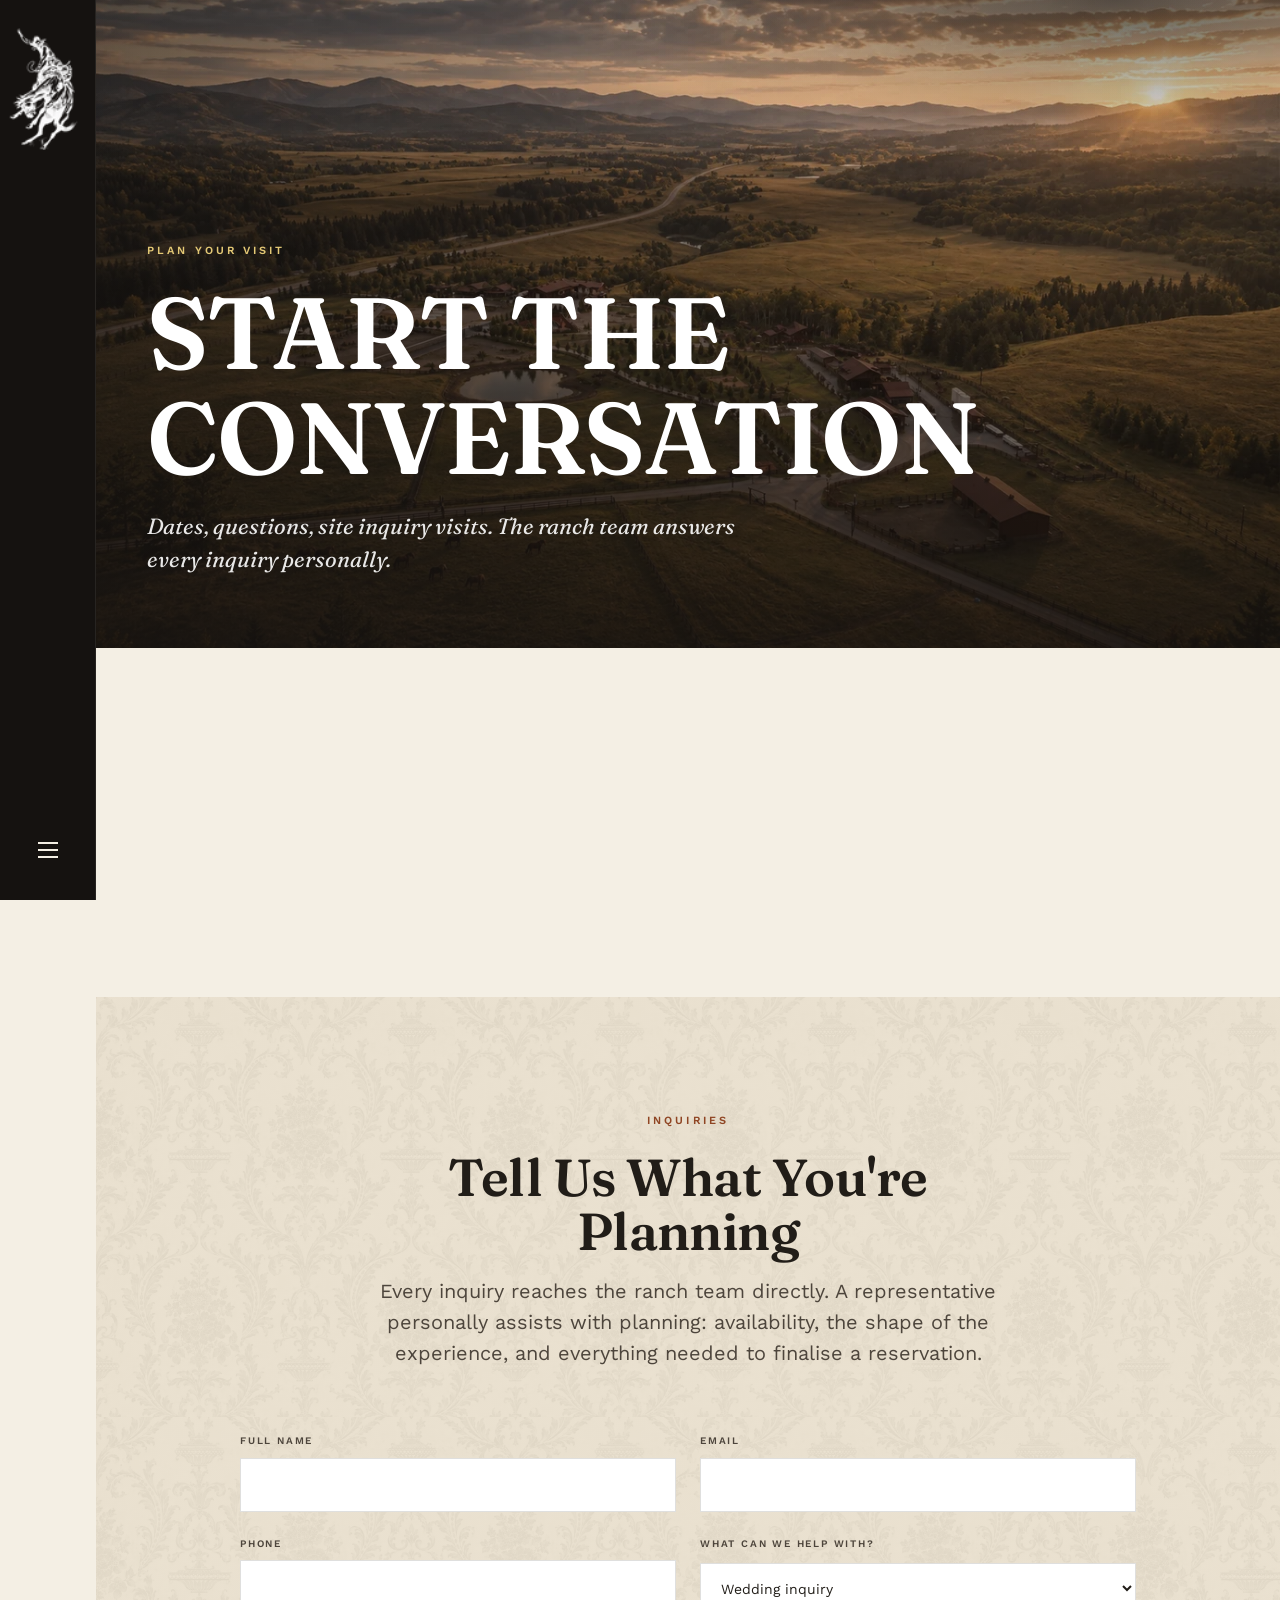
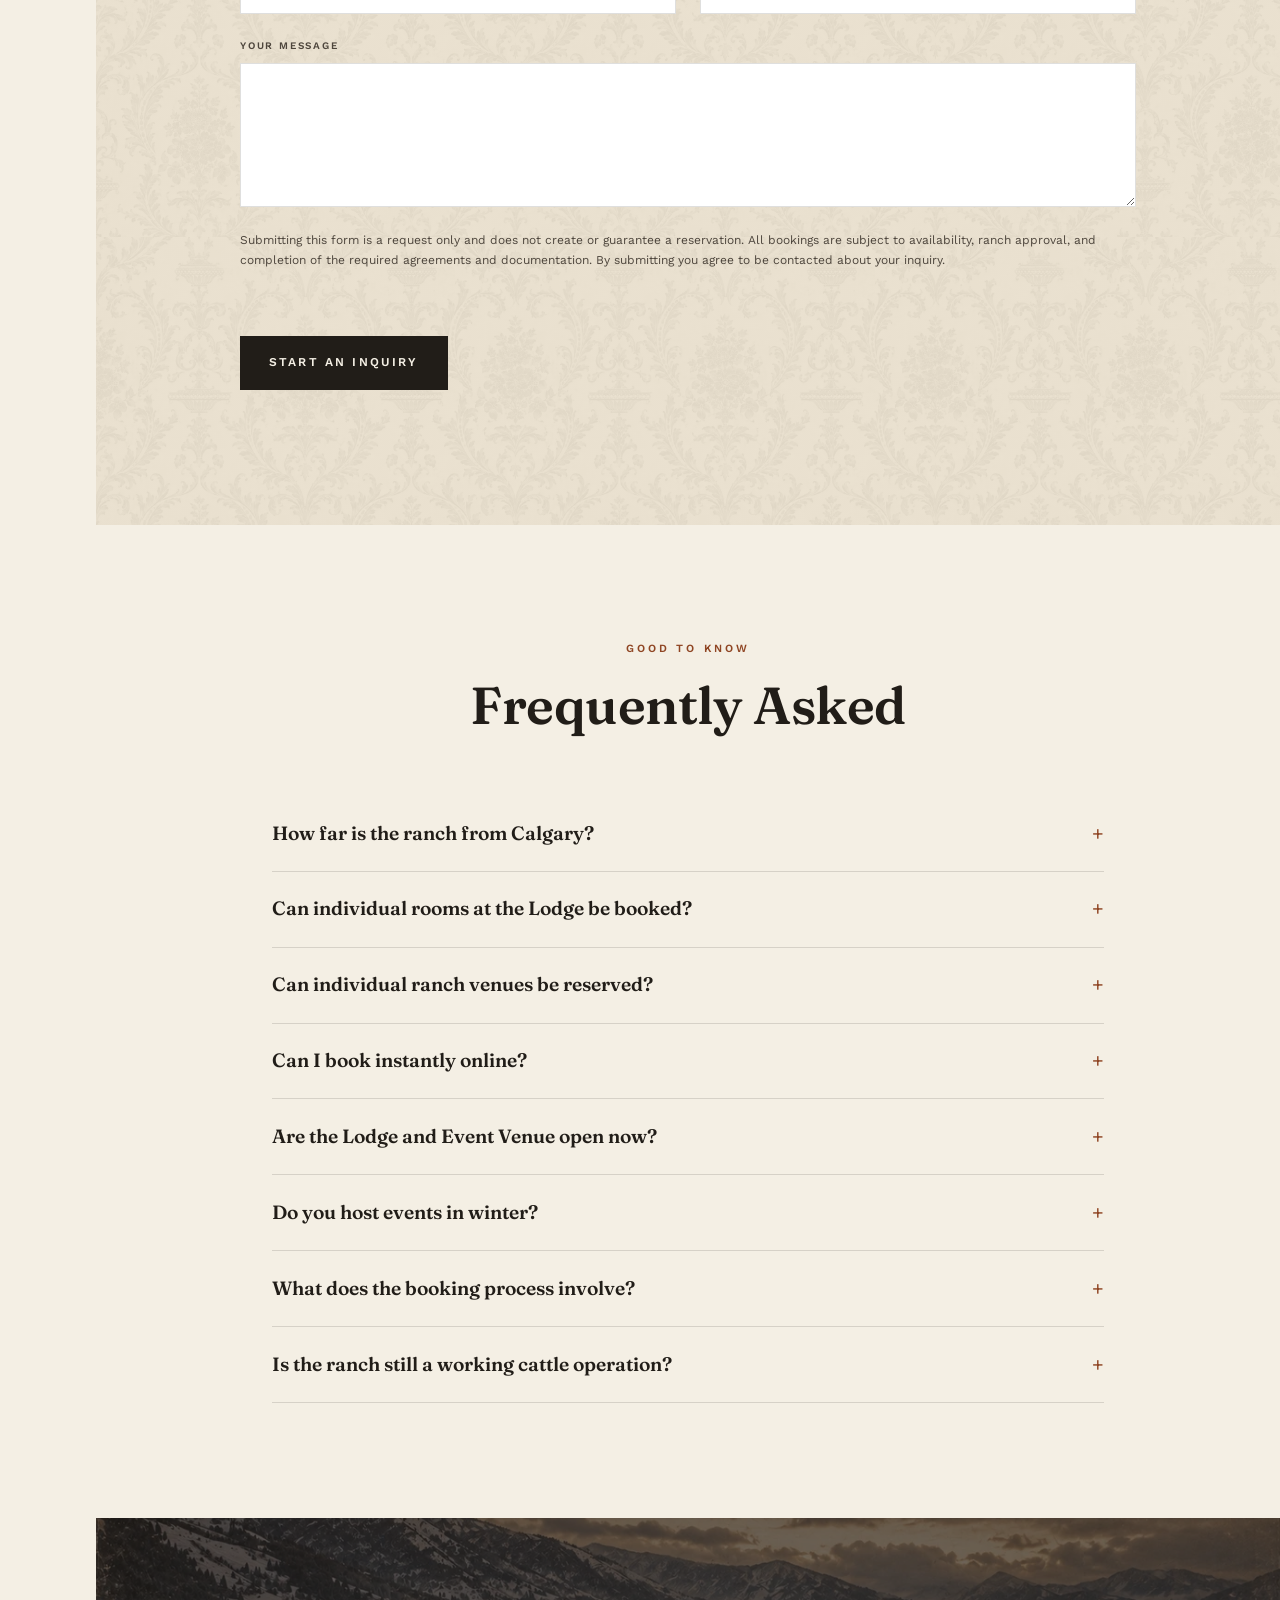
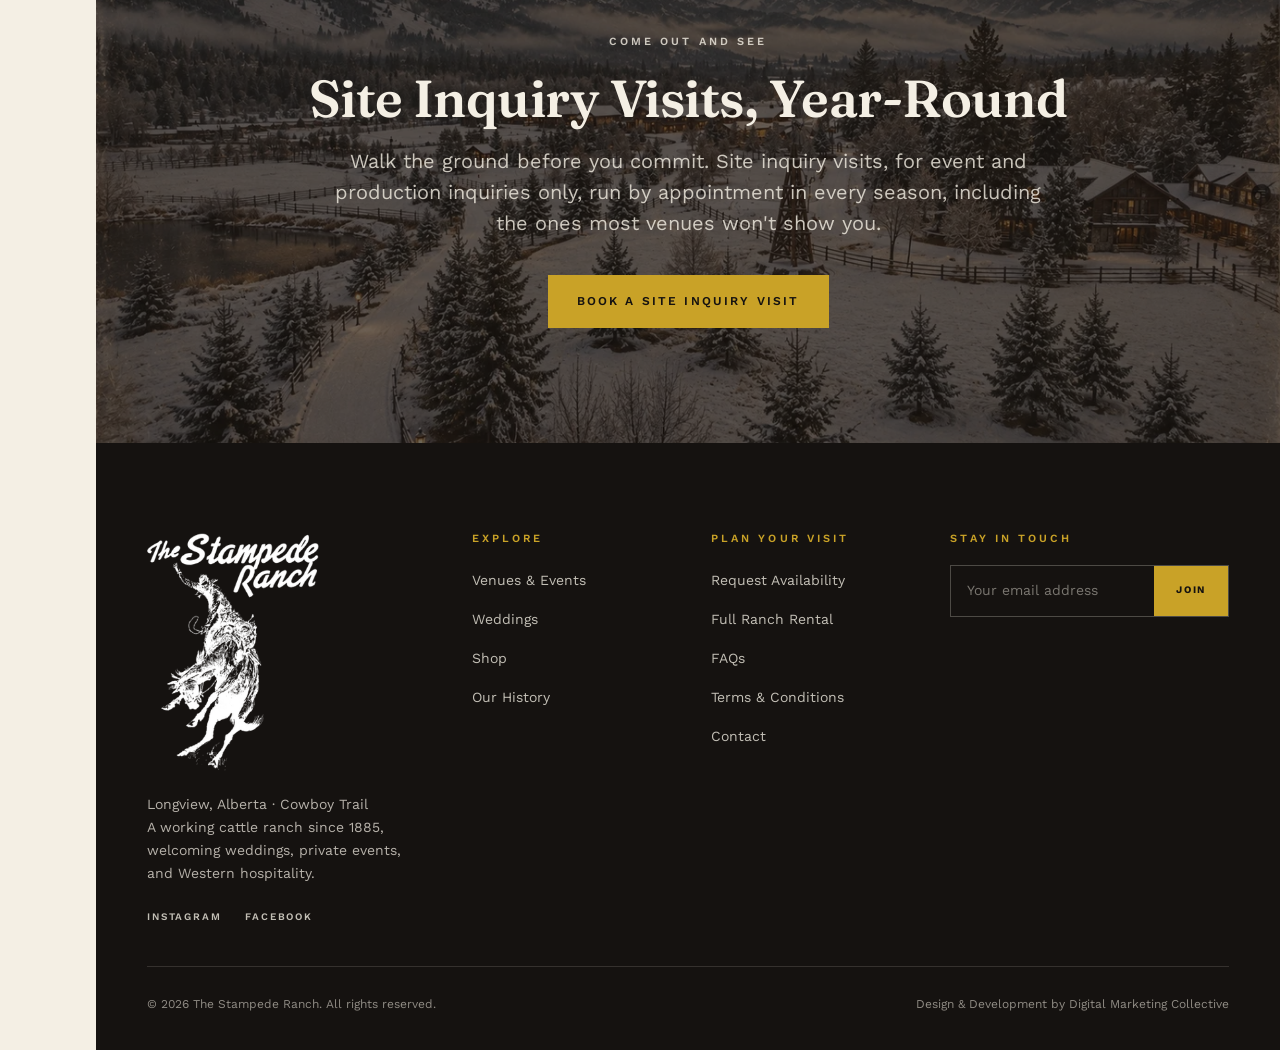
<file: contact.html>
<!DOCTYPE html>
<html lang="en-CA">
<head>
<meta charset="utf-8">
<meta name="viewport" content="width=device-width, initial-scale=1">
<title>Plan Your Visit &amp; Contact The Stampede Ranch | Longview, Alberta</title>
<meta name="description" content="Request availability, book a site inquiry visit for event or production planning, or ask a question. The Stampede Ranch is in Longview, Alberta, an hour southwest of Calgary on the Cowboy Trail.">
<link rel="canonical" href="https://stampederanch.ca/contact">
<meta property="og:type" content="website">
<meta property="og:title" content="Plan Your Visit | The Stampede Ranch">
<meta property="og:description" content="Request availability or book a site inquiry visit for event or production planning at The Stampede Ranch.">
<meta property="og:image" content="https://stampederanch.ca/assets/logo/og-image.jpg">
<meta property="og:image:width" content="1200">
<meta property="og:image:height" content="630">
<meta name="twitter:card" content="summary_large_image">
<meta name="theme-color" content="#151210">
<link rel="preload" href="assets/fonts/fraunces-latin-600-normal.woff2" as="font" type="font/woff2" crossorigin>
<link rel="preload" href="assets/fonts/work-sans-latin-400-normal.woff2" as="font" type="font/woff2" crossorigin>
<link rel="stylesheet" href="assets/css/fonts.css?v=20260908a">
<link rel="icon" href="favicon.png" type="image/png">
<link rel="apple-touch-icon" href="assets/logo/apple-touch-icon.png">
<link rel="stylesheet" href="assets/css/main.css?v=20260908a">
</head>
<body class="page-wallpaper">
<a class="skip-link" href="#main">Skip to content</a>

<aside class="rail">
  <a class="rail__mark" href="index.html">
    <img src="assets/logo/logo-mark-white-h96.png"
         srcset="assets/logo/logo-mark-white-h96.png 1x, assets/logo/logo-mark-white-h192.png 2x"
         alt="The Stampede Ranch home" width="66" height="96">
  </a>
  <button class="rail__toggle" data-menu-toggle aria-expanded="false" aria-controls="menu">
    <span></span><span></span><span></span>
    <span class="visually-hidden">Open menu</span>
  </button>
</aside>

<div class="topbar">
  <a class="topbar__mark" href="index.html">
    <img class="brand-mark" src="assets/logo/logo-mark-white-h96.png"
         srcset="assets/logo/logo-mark-white-h96.png 1x, assets/logo/logo-mark-white-h192.png 2x"
         alt="" width="66" height="96">
    <img class="brand-word" src="assets/logo/stampede-ranch-logo-white-mobile.png"
         alt="The Stampede Ranch home" width="240" height="92">
  </a>
  <button class="rail__toggle" data-menu-toggle aria-expanded="false" aria-controls="menu">
    <span></span><span></span><span></span>
    <span class="visually-hidden">Open menu</span>
  </button>
</div>

<div class="menu" id="menu" data-open="false" aria-hidden="true">
  <nav aria-label="Primary">
    <ul class="menu__list">
      <li><a href="index.html">Home</a></li>
      <li><a href="venues.html">Venues &amp; Events</a></li>
      <li><a href="weddings.html">Weddings</a></li>
      <li><a href="history.html">Our History</a></li>
      <li><a href="events.html">Upcoming Events</a></li>
      <li><a href="contact.html">Plan Your Visit</a></li>
    </ul>
  </nav>
  <div class="menu__aside">
    <img class="menu__logo" src="assets/logo/logo-lockup-white-260.png"
         srcset="assets/logo/logo-lockup-white-260.png 1x, assets/logo/logo-lockup-white-520.png 2x"
         alt="" width="260" height="360">
    <h3>The Ranch</h3>
    <p>Longview, Alberta · Cowboy Trail<br>One hour southwest of Calgary</p>
    <p><a href="contact.html" class="link-arrow link-arrow--light">Request availability →</a></p>
  </div>
</div>

<div class="shell">
<main id="main">

  <section class="hero hero--short">
    <div class="hero__media">
      <picture>
        <source type="image/webp" srcset="assets/img/contact-hero-ranch-1280.webp 1280w, assets/img/contact-hero-ranch-1920.webp 1920w" sizes="100vw">
        <img src="assets/img/contact-hero-ranch-1280.jpg" alt="Aerial view of the ranch grounds at sunset, pond, corrals and horses grazing in the pasture" width="1920" height="1108" fetchpriority="high">
      </picture>
    </div>
    <div class="hero__scrim"></div>
    <div class="hero__inner">
      <p class="eyebrow">Plan Your Visit</p>
      <h1 class="display">Start the<br>Conversation</h1>
      <p class="hero__sub lead-italic">Dates, questions, site inquiry visits. The ranch team answers every inquiry personally.</p>
    </div>
  </section>

  <!-- INFO -->
  <section class="section">
    <div class="wrap info-grid">
      <div data-reveal>
        <h3>Where We Are</h3>
        <p>The Stampede Ranch<br>Longview, Alberta<br>On the Cowboy Trail (Highway 22)<br>
          Roughly one hour southwest of Calgary.</p>
      </div>
      <div data-reveal data-reveal-delay="90">
        <h3>Get in Touch</h3>
        <p>Email and phone to be confirmed with the ranch team before launch.<br>
          <a class="link-arrow" href="#inquiry" style="margin-top:.75rem">Use the form below →</a></p>
      </div>
      <div data-reveal data-reveal-delay="180">
        <h3>Follow Along</h3>
        <p><a href="https://www.instagram.com/thestampederanch" rel="noopener">Instagram: @thestampederanch</a><br>
          <a href="https://www.facebook.com/thestampederanch" rel="noopener">Facebook: The Stampede Ranch</a></p>
      </div>
    </div>
  </section>

  <!-- FORM -->
  <section class="section section--cream" id="inquiry">
    <div class="wrap" style="max-width:56rem">
      <div class="section-head center measure" data-reveal>
        <p class="eyebrow">Inquiries</p>
        <h2>Tell Us What You're Planning</h2>
        <p class="lead">Every inquiry reaches the ranch team directly. A representative personally assists with
          planning: availability, the shape of the experience, and everything needed to finalise a reservation.</p>
      </div>

      <form class="form" data-demo-form data-form-type="contact" data-reveal>
        <div class="form__row">
          <div class="field">
            <label for="c-name">Full name</label>
            <input id="c-name" name="name" type="text" autocomplete="name" required>
          </div>
          <div class="field">
            <label for="c-email">Email</label>
            <input id="c-email" name="email" type="email" autocomplete="email" required>
          </div>
        </div>
        <div class="form__row">
          <div class="field">
            <label for="c-phone">Phone</label>
            <input id="c-phone" name="phone" type="tel" autocomplete="tel">
          </div>
          <div class="field">
            <label for="c-reason">What can we help with?</label>
            <select id="c-reason" name="reason">
              <option>Wedding inquiry</option>
              <option>Corporate event or retreat</option>
              <option>Private party or celebration</option>
              <option>Site inquiry visit (event/production only)</option>
              <option>Film, TV or photography</option>
              <option>Media &amp; press</option>
              <option>Something else</option>
            </select>
          </div>
        </div>
        <div class="field">
          <label for="c-message">Your message</label>
          <textarea id="c-message" name="message" required></textarea>
        </div>
        <p class="form__note">Submitting this form is a request only and does not create or guarantee a reservation.
          All bookings are subject to availability, ranch approval, and completion of the required agreements and
          documentation. By submitting you agree to be contacted about your inquiry.</p>
        <div class="hp-field" aria-hidden="true">
          <label for="c-website">Leave this field empty</label>
          <input type="text" id="c-website" name="website" tabindex="-1" autocomplete="off">
        </div>
        <input type="hidden" name="_ts" data-form-ts value="">
        <div class="cf-turnstile" data-form-turnstile></div>
        <p><button class="btn btn--ink" type="submit">Start an Inquiry</button></p>
        <p class="form-status" role="status" tabindex="-1" data-form-status hidden></p>
      </form>
    </div>
  </section>

  <!-- FAQ -->
  <section class="section" id="faq">
    <div class="wrap">
      <div class="section-head center measure" data-reveal>
        <p class="eyebrow">Good to Know</p>
        <h2>Frequently Asked</h2>
      </div>
      <div class="faq" data-reveal>
        <details>
          <summary>How far is the ranch from Calgary?</summary>
          <p>About an hour southwest, in Longview, Alberta, on the Cowboy Trail. Most guests drive; groups often
            arrange a coach from Calgary for evening events.</p>
        </details>
        <details>
          <summary>Can individual rooms at the Lodge be booked?</summary>
          <p>No. The Lodge is offered as an exclusive-use property rather than as individual guest rooms. Stampede
            Ranch specialises in private group experiences, venue rentals and full ranch bookings.</p>
        </details>
        <details>
          <summary>Can individual ranch venues be reserved?</summary>
          <p>Select areas of Stampede Ranch are available for private events and gatherings. Availability depends on
            the venue, event type, season and ranch operations. Submit an inquiry and our team will help determine the
            best fit.</p>
        </details>
        <details>
          <summary>Can I book instantly online?</summary>
          <p>No. Online requests begin the booking process but do not confirm a reservation. A ranch representative
            will personally contact you to verify availability and complete the necessary booking requirements.</p>
        </details>
        <details>
          <summary>Are the Lodge and Event Venue open now?</summary>
          <p>Not yet. Both are currently in development, and the imagery on this site shows architectural renderings
            rather than completed buildings. The ranch team can talk through timing for a future date.</p>
        </details>
        <details>
          <summary>Do you host events in winter?</summary>
          <p>Year-round. Winter is one of the most striking times on the ranch: snow on the foothills, string lights
            on the barn, and skijoring for anyone up for it.</p>
        </details>
        <details>
          <summary>What does the booking process involve?</summary>
          <p>An online request comes first. A ranch representative then contacts you to review availability and event
            requirements, and to complete the booking agreement and any other documentation the event calls for.
            Nothing is held until that is done.</p>
        </details>
        <details>
          <summary>Is the ranch still a working cattle operation?</summary>
          <p>It is, and it has been since 1885. Guests share the property with a working ranch, which is a large part
            of why the place feels the way it does.</p>
        </details>
      </div>
    </div>
  </section>

  <section class="section cta-band">
    <div class="cta-band__bg">
      <picture>
        <source type="image/webp" srcset="assets/img/contact-cta-winter-1280.webp 1280w, assets/img/contact-cta-winter-1920.webp 1920w" sizes="100vw">
        <img src="assets/img/contact-cta-winter-1280.jpg" alt="" loading="lazy" width="1280" height="738">
      </picture>
    </div>
    <div class="wrap" data-reveal>
      <p class="eyebrow">Come Out and See</p>
      <h2>Site Inquiry Visits, Year-Round</h2>
      <p class="lead measure center">Walk the ground before you commit. Site inquiry visits, for event and
        production inquiries only, run by appointment in every season, including the ones most venues won't show
        you.</p>
      <div class="hero__actions">
        <a class="btn btn--gold" href="#inquiry">Book a Site Inquiry Visit</a>
      </div>
    </div>
  </section>

</main>

<footer class="footer">
  <div class="wrap footer__grid">
    <div>
      <h2 class="visually-hidden">The Stampede Ranch</h2>
      <img class="footer__logo" src="assets/logo/logo-lockup-white-260.png"
           srcset="assets/logo/logo-lockup-white-260.png 1x, assets/logo/logo-lockup-white-520.png 2x"
           alt="The Stampede Ranch" width="260" height="360">
      <p style="font-size:.875rem">Longview, Alberta · Cowboy Trail<br>
        A working cattle ranch since 1885, welcoming weddings, private events, and Western hospitality.</p>
      <div class="footer__social">
        <a href="https://www.instagram.com/thestampederanch" rel="noopener">Instagram</a>
        <a href="https://www.facebook.com/thestampederanch" rel="noopener">Facebook</a>
      </div>
    </div>
    <div>
      <h3>Explore</h3>
      <ul>
        <li><a href="venues.html">Venues &amp; Events</a></li>
        <li><a href="weddings.html">Weddings</a></li>
        <li><a href="index.html#shop">Shop</a></li>
        <li><a href="history.html">Our History</a></li>
      </ul>
    </div>
    <div>
      <h3>Plan Your Visit</h3>
      <ul>
        <li><a href="contact.html">Request Availability</a></li>
        <li><a href="weddings.html">Full Ranch Rental</a></li>
        <li><a href="contact.html#faq">FAQs</a></li>
        <li><a href="terms.html">Terms &amp; Conditions</a></li>
        <li><a href="contact.html">Contact</a></li>
      </ul>
    </div>
    <div>
      <h3>Stay in Touch</h3>
      <form class="footer__signup" data-demo-form data-form-type="newsletter">
        <div class="footer__signup__row">
          <label class="visually-hidden" for="footer-email">Your email address</label>
          <input id="footer-email" type="email" name="email" placeholder="Your email address" required>
          <button type="submit">Join</button>
        </div>
        <div class="hp-field" aria-hidden="true">
          <label for="footer-website">Leave this field empty</label>
          <input type="text" id="footer-website" name="website" tabindex="-1" autocomplete="off">
        </div>
        <input type="hidden" name="_ts" data-form-ts value="">
        <div class="cf-turnstile" data-form-turnstile></div>
      </form>
      <p role="status" data-form-status hidden style="margin-top:1rem;font-size:.75rem"></p>
    </div>
  </div>
  <div class="wrap footer__base">
    <span>© <span data-year>2026</span> The Stampede Ranch. All rights reserved.</span>
    <span>Design &amp; Development by Digital Marketing Collective</span>
  </div>
</footer>
</div>

<script>window.onTurnstileLoad = function () { window.__turnstileApiReady = true; if (typeof window.__turnstileRenderAll === "function") { window.__turnstileRenderAll(); } };</script>
<script src="https://challenges.cloudflare.com/turnstile/v0/api.js?onload=onTurnstileLoad" async defer></script>
<script src="assets/js/main.js?v=20260908a" defer></script>
</body>
</html>
</file>
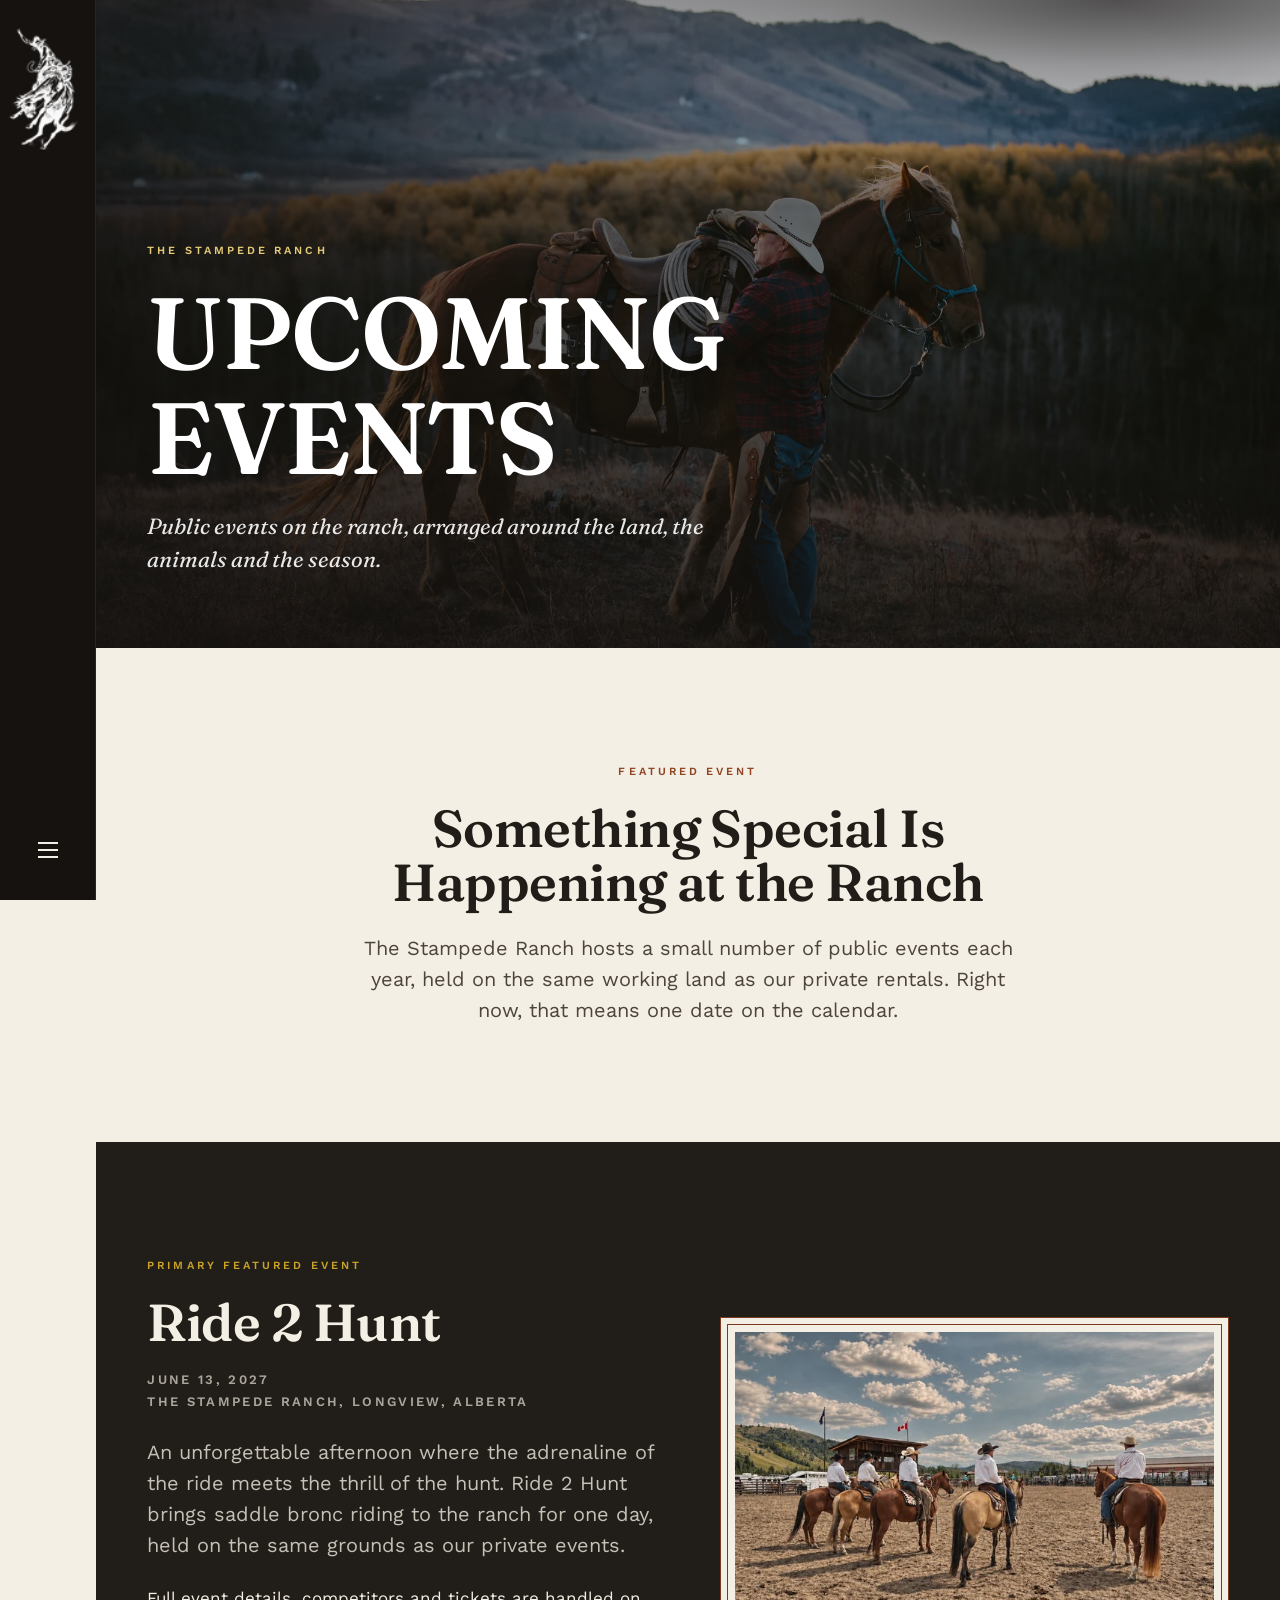
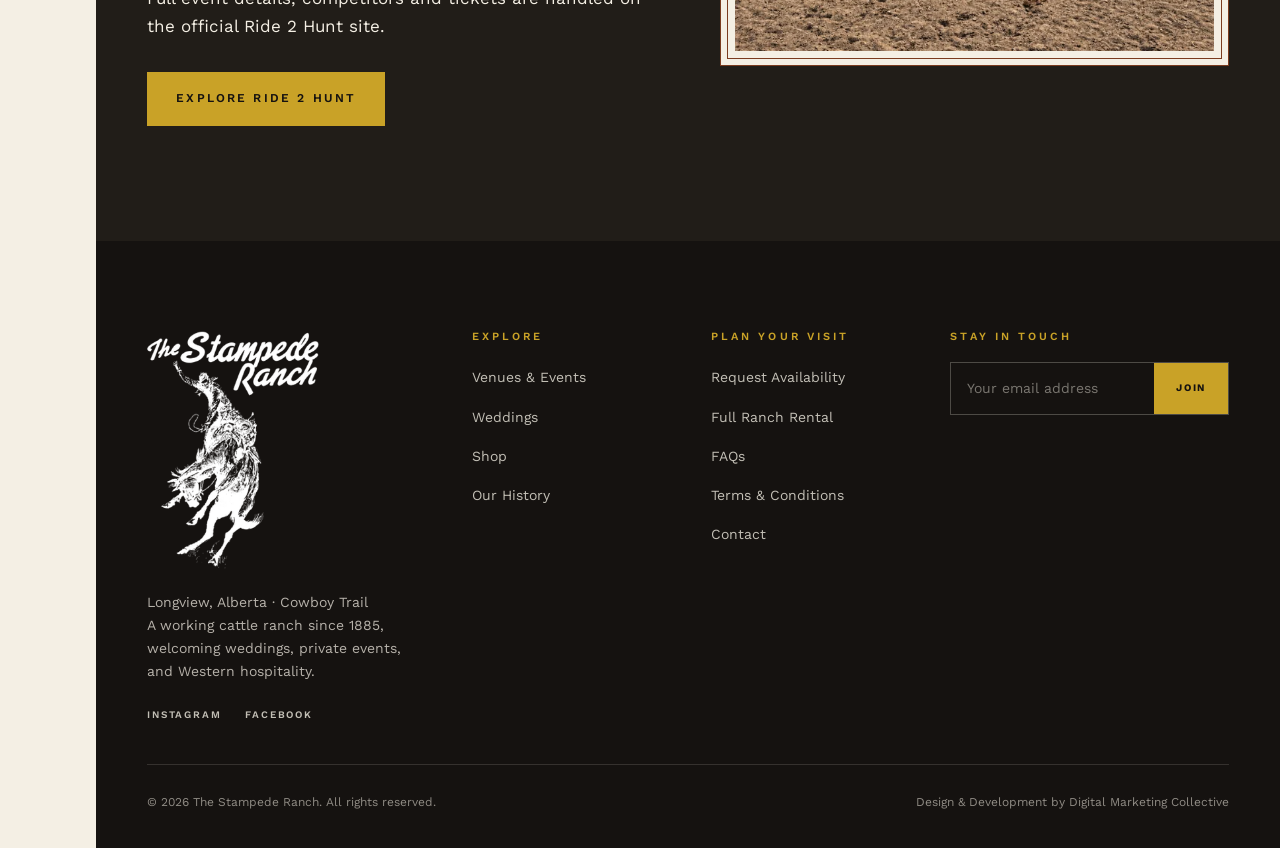
<file: events.html>
<!DOCTYPE html>
<html lang="en-CA">
<head>
<meta charset="utf-8">
<meta name="viewport" content="width=device-width, initial-scale=1">
<title>Upcoming Events at The Stampede Ranch | Longview, Alberta</title>
<meta name="description" content="Public events at The Stampede Ranch in Longview, Alberta, featuring Ride 2 Hunt on June 13, 2027.">
<link rel="canonical" href="https://stampederanch.ca/events">
<meta property="og:type" content="website">
<meta property="og:title" content="Upcoming Events | The Stampede Ranch">
<meta property="og:description" content="Public events at The Stampede Ranch, featuring Ride 2 Hunt on June 13, 2027.">
<meta property="og:image" content="https://stampederanch.ca/assets/logo/og-image.jpg">
<meta property="og:image:width" content="1200">
<meta property="og:image:height" content="630">
<meta name="twitter:card" content="summary_large_image">
<meta name="theme-color" content="#151210">
<link rel="preload" href="assets/fonts/fraunces-latin-600-normal.woff2" as="font" type="font/woff2" crossorigin>
<link rel="preload" href="assets/fonts/work-sans-latin-400-normal.woff2" as="font" type="font/woff2" crossorigin>
<link rel="stylesheet" href="assets/css/fonts.css?v=20260908a">
<link rel="icon" href="favicon.png" type="image/png">
<link rel="apple-touch-icon" href="assets/logo/apple-touch-icon.png">
<link rel="stylesheet" href="assets/css/main.css?v=20260908a">
</head>
<body class="page-wallpaper">
<a class="skip-link" href="#main">Skip to content</a>

<aside class="rail">
  <a class="rail__mark" href="index.html">
    <img src="assets/logo/logo-mark-white-h96.png"
         srcset="assets/logo/logo-mark-white-h96.png 1x, assets/logo/logo-mark-white-h192.png 2x"
         alt="The Stampede Ranch home" width="66" height="96">
  </a>
  <button class="rail__toggle" data-menu-toggle aria-expanded="false" aria-controls="menu">
    <span></span><span></span><span></span>
    <span class="visually-hidden">Open menu</span>
  </button>
</aside>

<div class="topbar">
  <a class="topbar__mark" href="index.html">
    <img class="brand-mark" src="assets/logo/logo-mark-white-h96.png"
         srcset="assets/logo/logo-mark-white-h96.png 1x, assets/logo/logo-mark-white-h192.png 2x"
         alt="" width="66" height="96">
    <img class="brand-word" src="assets/logo/stampede-ranch-logo-white-mobile.png"
         alt="The Stampede Ranch home" width="240" height="92">
  </a>
  <button class="rail__toggle" data-menu-toggle aria-expanded="false" aria-controls="menu">
    <span></span><span></span><span></span>
    <span class="visually-hidden">Open menu</span>
  </button>
</div>

<div class="menu" id="menu" data-open="false" aria-hidden="true">
  <nav aria-label="Primary">
    <ul class="menu__list">
      <li><a href="index.html">Home</a></li>
      <li><a href="venues.html">Venues &amp; Events</a></li>
      <li><a href="weddings.html">Weddings</a></li>
      <li><a href="history.html">Our History</a></li>
      <li><a href="events.html">Upcoming Events</a></li>
      <li><a href="contact.html">Plan Your Visit</a></li>
    </ul>
  </nav>
  <div class="menu__aside">
    <img class="menu__logo" src="assets/logo/logo-lockup-white-260.png"
         srcset="assets/logo/logo-lockup-white-260.png 1x, assets/logo/logo-lockup-white-520.png 2x"
         alt="" width="260" height="360">
    <h3>The Ranch</h3>
    <p>Longview, Alberta · Cowboy Trail<br>One hour southwest of Calgary</p>
    <p><a href="contact.html" class="link-arrow link-arrow--light">Request availability →</a></p>
  </div>
</div>

<div class="shell">
<main id="main">

  <section class="hero hero--short">
    <div class="hero__media">
      <picture>
        <source type="image/webp" srcset="assets/img/ranch-life-saddling-dusk-960.webp 960w, assets/img/ranch-life-saddling-dusk-1920.webp 1920w" sizes="100vw">
        <img src="assets/img/ranch-life-saddling-dusk-1920.jpg" alt="A cowboy saddling a horse at dusk, foothills behind" width="1920" height="1280" fetchpriority="high">
      </picture>
    </div>
    <div class="hero__scrim"></div>
    <div class="hero__inner">
      <p class="eyebrow">The Stampede Ranch</p>
      <h1 class="display">Upcoming<br>Events</h1>
      <p class="hero__sub lead-italic">Public events on the ranch, arranged around the land, the animals and the season.</p>
    </div>
  </section>

  <!-- INTRO -->
  <section class="section">
    <div class="wrap story measure center" data-reveal>
      <p class="eyebrow">Featured Event</p>
      <h2>Something Special Is Happening at the Ranch</h2>
      <p class="lead">The Stampede Ranch hosts a small number of public events each year, held on the same working
        land as our private rentals. Right now, that means one date on the calendar.</p>
    </div>
  </section>

  <!-- ============================ FEATURED: RIDE 2 HUNT ============================ -->
  <!-- Reusable event structure: name, date, location, image, short
       description, external or internal CTA. When a second public event
       is confirmed, it can follow this same section pattern (or use the
       compact .event-card component defined in main.css) rather than
       forcing a card grid while only one real event exists. -->
  <section class="section section--ink">
    <div class="wrap split split--flip">
      <div class="split__media" data-reveal>
        <div class="card__frame">
          <svg class="frame-corner frame-corner--tl" aria-hidden="true" focusable="false"><use href="#frame-corner"/></svg>
          <svg class="frame-corner frame-corner--tr" aria-hidden="true" focusable="false"><use href="#frame-corner"/></svg>
          <svg class="frame-corner frame-corner--bl" aria-hidden="true" focusable="false"><use href="#frame-corner"/></svg>
          <svg class="frame-corner frame-corner--br" aria-hidden="true" focusable="false"><use href="#frame-corner"/></svg>
          <svg class="frame-flourish frame-flourish--top" aria-hidden="true" focusable="false"><use href="#frame-flourish"/></svg>
          <svg class="frame-flourish frame-flourish--bottom" aria-hidden="true" focusable="false"><use href="#frame-flourish"/></svg>
          <picture>
            <source type="image/webp" srcset="assets/img/official-arena-640.webp 640w, assets/img/official-arena-1280.webp 1280w" sizes="(max-width: 860px) 92vw, 46vw">
            <img src="assets/img/official-arena-1280.jpg" alt="Riders gathered in the ranch's outdoor arena, bleachers and flags behind" loading="lazy" width="1280" height="960">
          </picture>
        </div>
      </div>
      <div data-reveal data-reveal-delay="120">
        <p class="eyebrow eyebrow--gold">Primary Featured Event</p>
        <h2>Ride 2 Hunt</h2>
        <p class="event-feature__meta">June 13, 2027<br>The Stampede Ranch, Longview, Alberta</p>
        <p class="lead">An unforgettable afternoon where the adrenaline of the ride meets the thrill of the hunt.
          Ride 2 Hunt brings saddle bronc riding to the ranch for one day, held on the same grounds as our private
          events.</p>
        <p>Full event details, competitors and tickets are handled on the official Ride 2 Hunt site.</p>
        <div class="hero__actions" style="margin-top:2rem">
          <a class="btn btn--gold" href="https://www.ride2hunt.com/" target="_blank" rel="noopener noreferrer">Explore Ride 2 Hunt</a>
        </div>
      </div>
    </div>
  </section>

</main>

<footer class="footer">
  <div class="wrap footer__grid">
    <div>
      <h2 class="visually-hidden">The Stampede Ranch</h2>
      <img class="footer__logo" src="assets/logo/logo-lockup-white-260.png"
           srcset="assets/logo/logo-lockup-white-260.png 1x, assets/logo/logo-lockup-white-520.png 2x"
           alt="The Stampede Ranch" width="260" height="360">
      <p style="font-size:.875rem">Longview, Alberta · Cowboy Trail<br>
        A working cattle ranch since 1885, welcoming weddings, private events, and Western hospitality.</p>
      <div class="footer__social">
        <a href="https://www.instagram.com/thestampederanch" rel="noopener">Instagram</a>
        <a href="https://www.facebook.com/thestampederanch" rel="noopener">Facebook</a>
      </div>
    </div>
    <div>
      <h3>Explore</h3>
      <ul>
        <li><a href="venues.html">Venues &amp; Events</a></li>
        <li><a href="weddings.html">Weddings</a></li>
        <li><a href="index.html#shop">Shop</a></li>
        <li><a href="history.html">Our History</a></li>
      </ul>
    </div>
    <div>
      <h3>Plan Your Visit</h3>
      <ul>
        <li><a href="contact.html">Request Availability</a></li>
        <li><a href="weddings.html">Full Ranch Rental</a></li>
        <li><a href="contact.html#faq">FAQs</a></li>
        <li><a href="terms.html">Terms &amp; Conditions</a></li>
        <li><a href="contact.html">Contact</a></li>
      </ul>
    </div>
    <div>
      <h3>Stay in Touch</h3>
      <form class="footer__signup" data-demo-form data-form-type="newsletter">
        <div class="footer__signup__row">
          <label class="visually-hidden" for="footer-email">Your email address</label>
          <input id="footer-email" type="email" name="email" placeholder="Your email address" required>
          <button type="submit">Join</button>
        </div>
        <div class="hp-field" aria-hidden="true">
          <label for="footer-website">Leave this field empty</label>
          <input type="text" id="footer-website" name="website" tabindex="-1" autocomplete="off">
        </div>
        <input type="hidden" name="_ts" data-form-ts value="">
        <div class="cf-turnstile" data-form-turnstile></div>
      </form>
      <p role="status" data-form-status hidden style="margin-top:1rem;font-size:.75rem"></p>
    </div>
  </div>
  <div class="wrap footer__base">
    <span>© <span data-year>2026</span> The Stampede Ranch. All rights reserved.</span>
    <span>Design &amp; Development by Digital Marketing Collective</span>
  </div>
</footer>
</div>

<script>window.onTurnstileLoad = function () { window.__turnstileApiReady = true; if (typeof window.__turnstileRenderAll === "function") { window.__turnstileRenderAll(); } };</script>
<script src="https://challenges.cloudflare.com/turnstile/v0/api.js?onload=onTurnstileLoad" async defer></script>
<script src="assets/js/main.js?v=20260908a" defer></script>
</body>
</html>
</file>
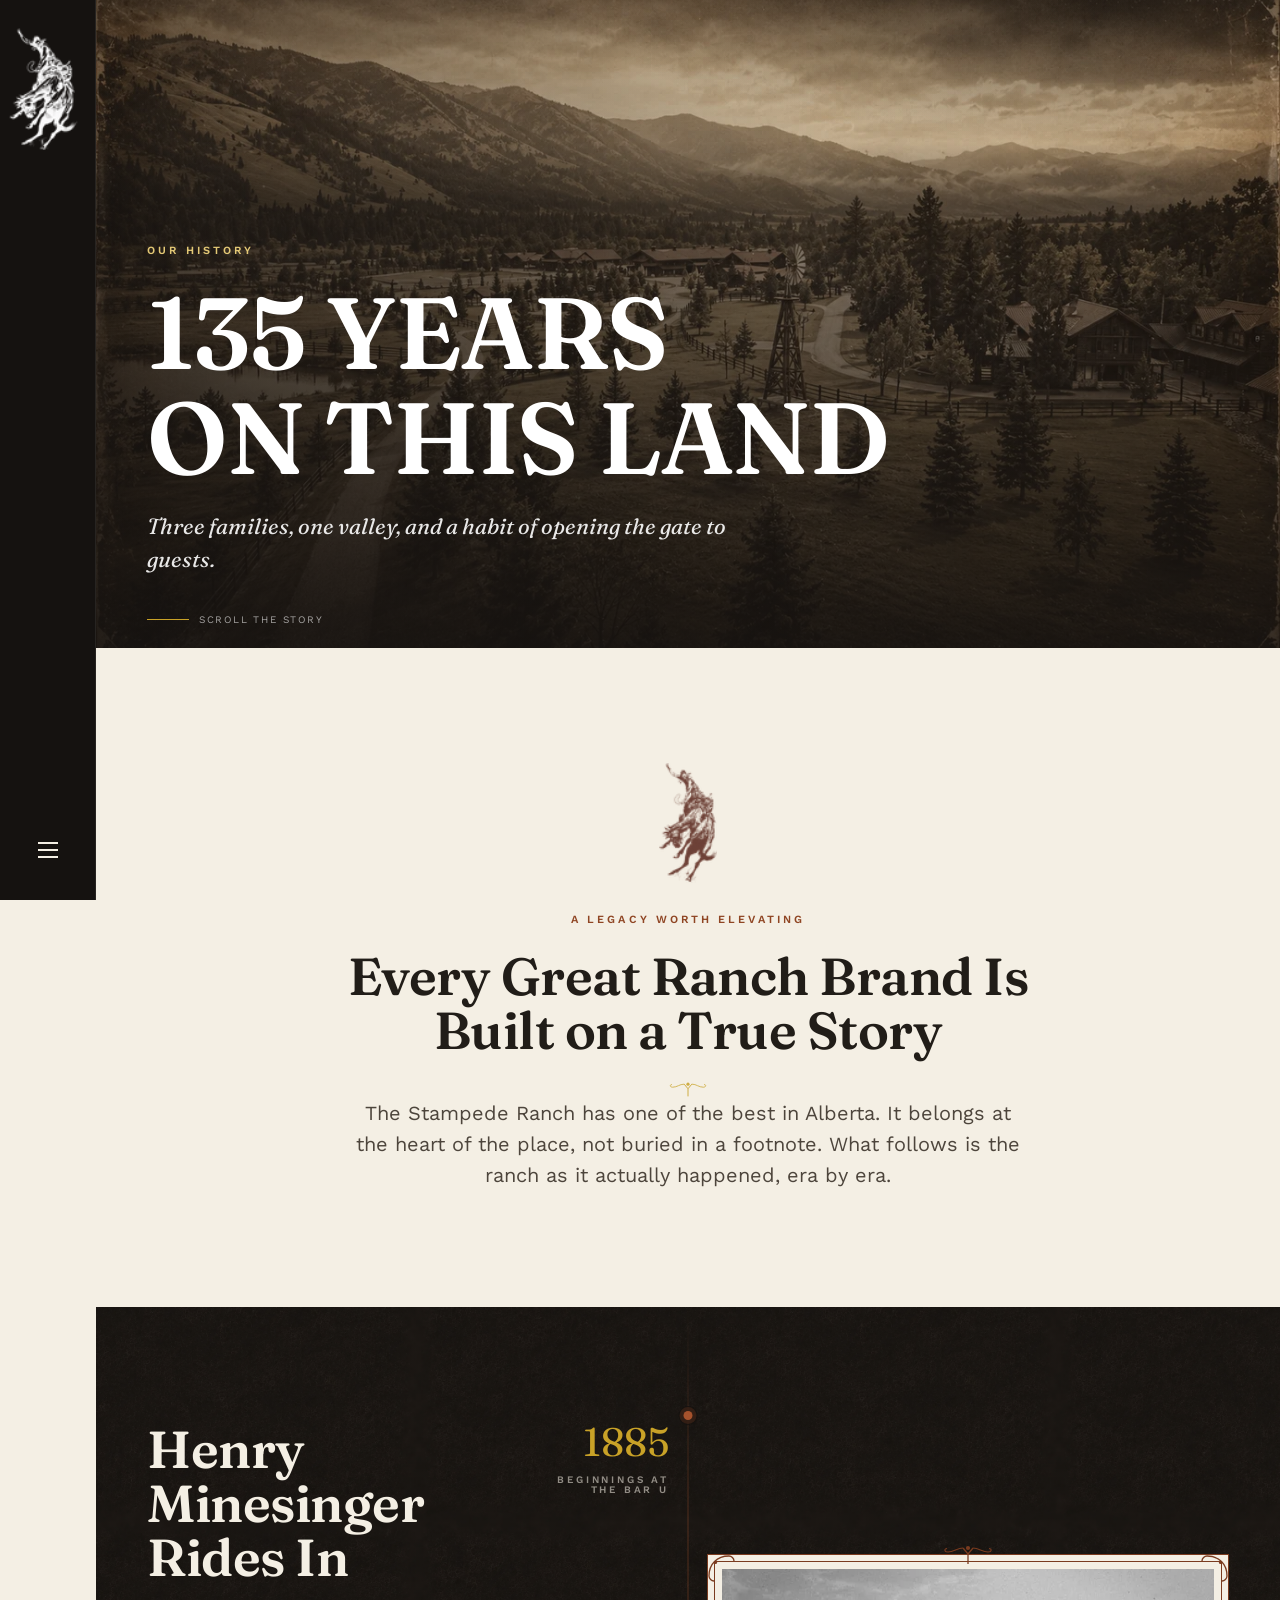
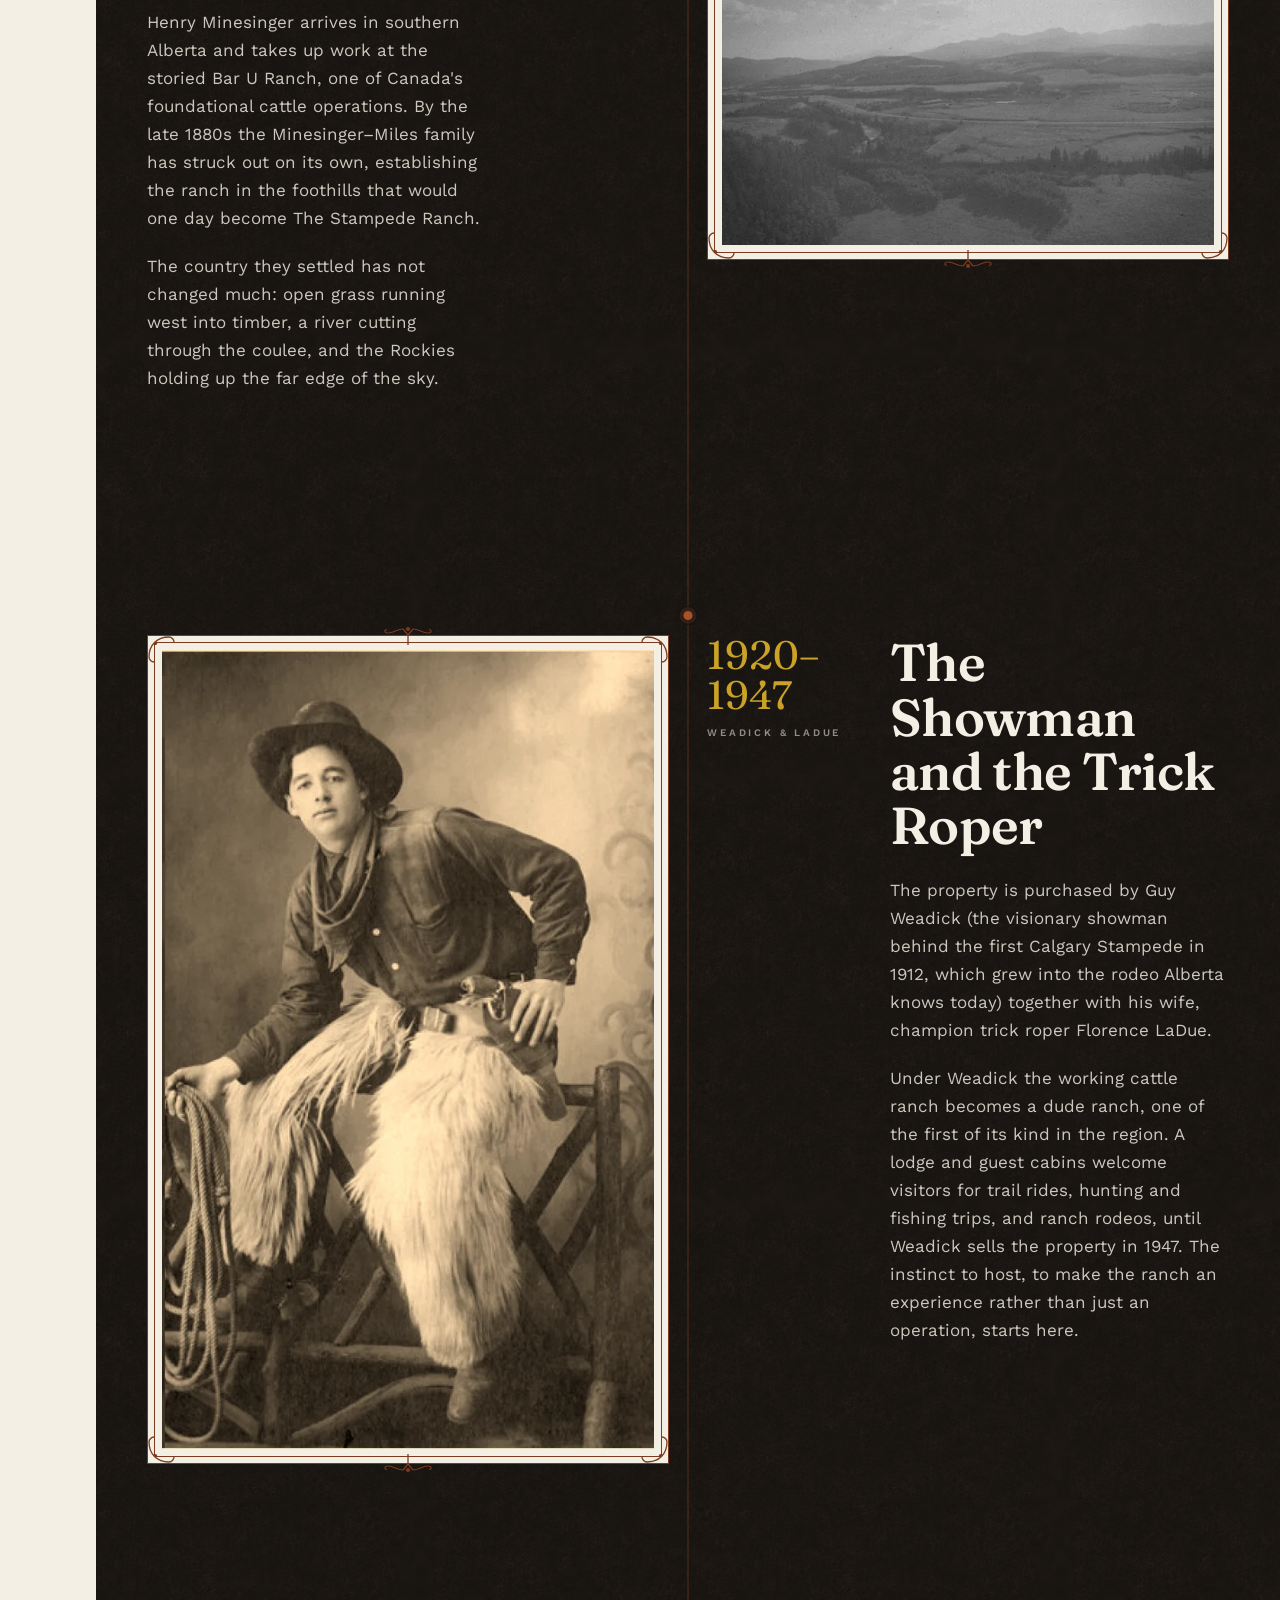
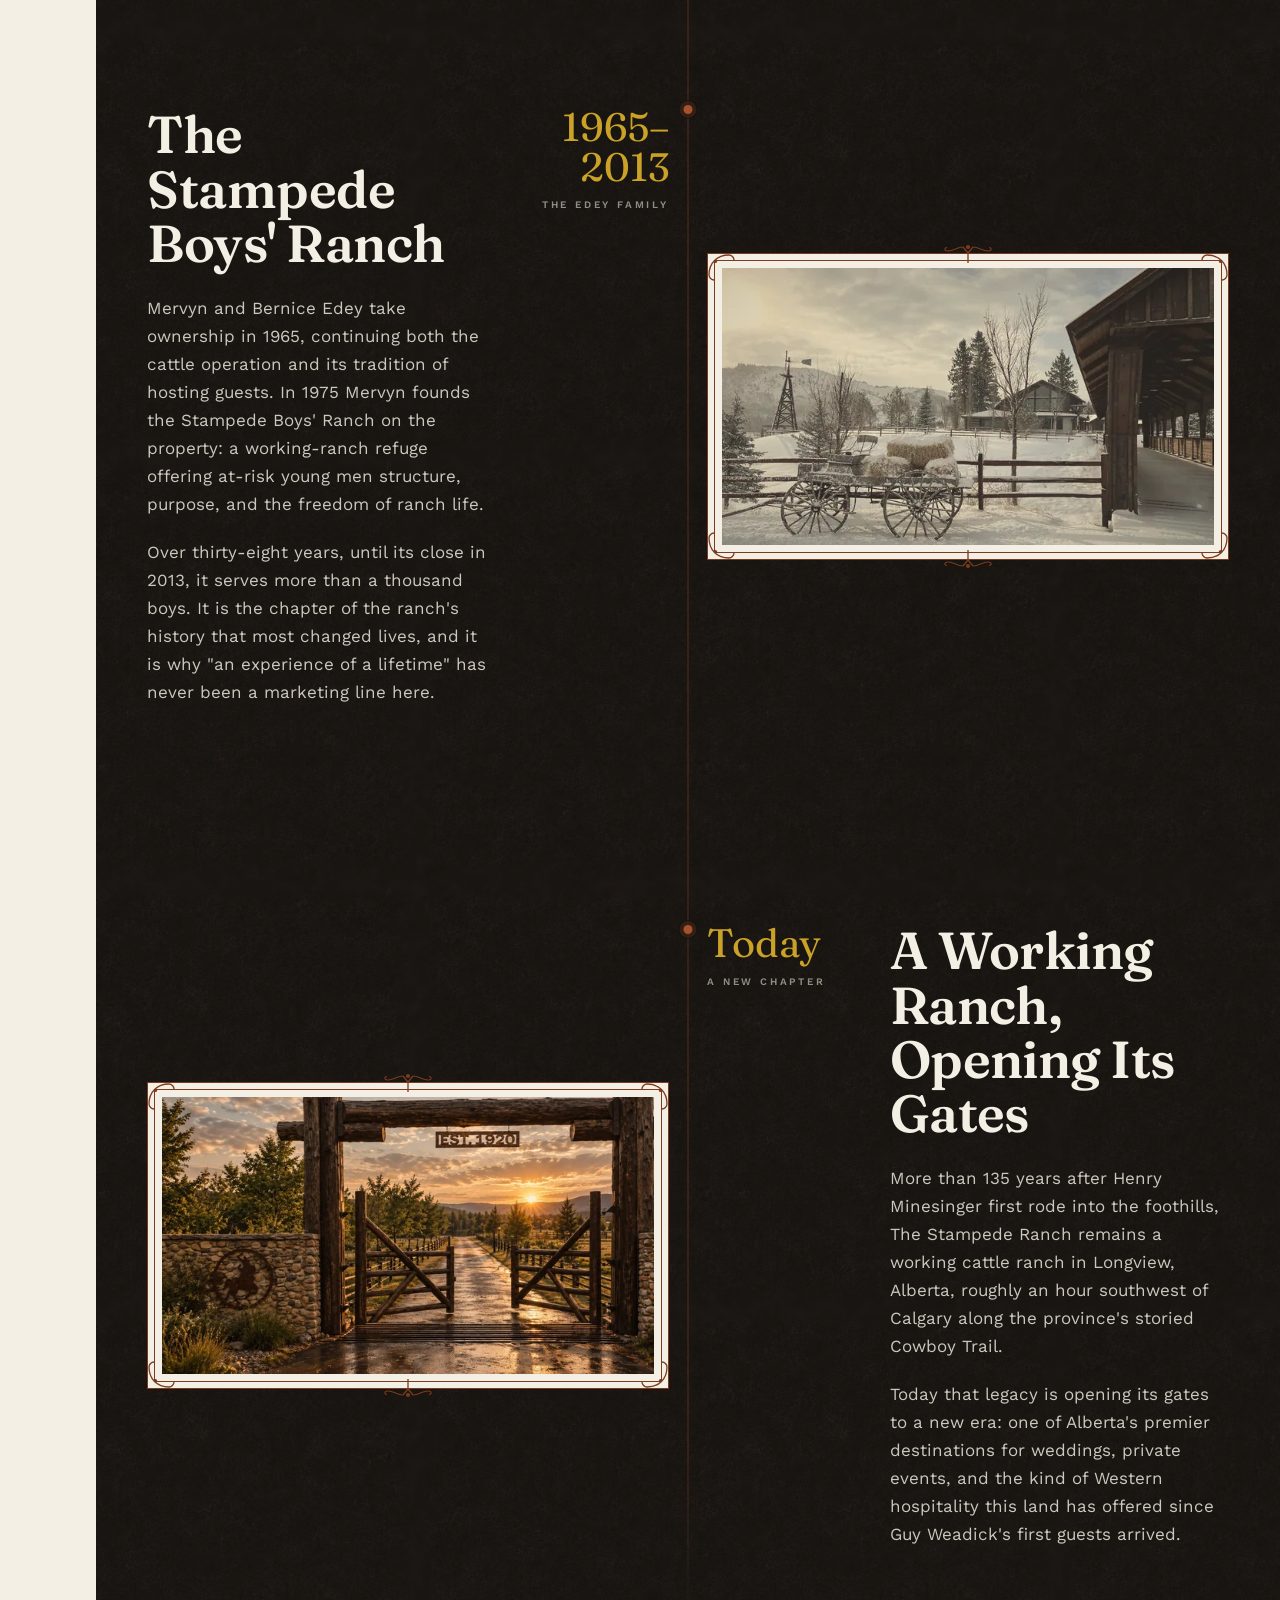
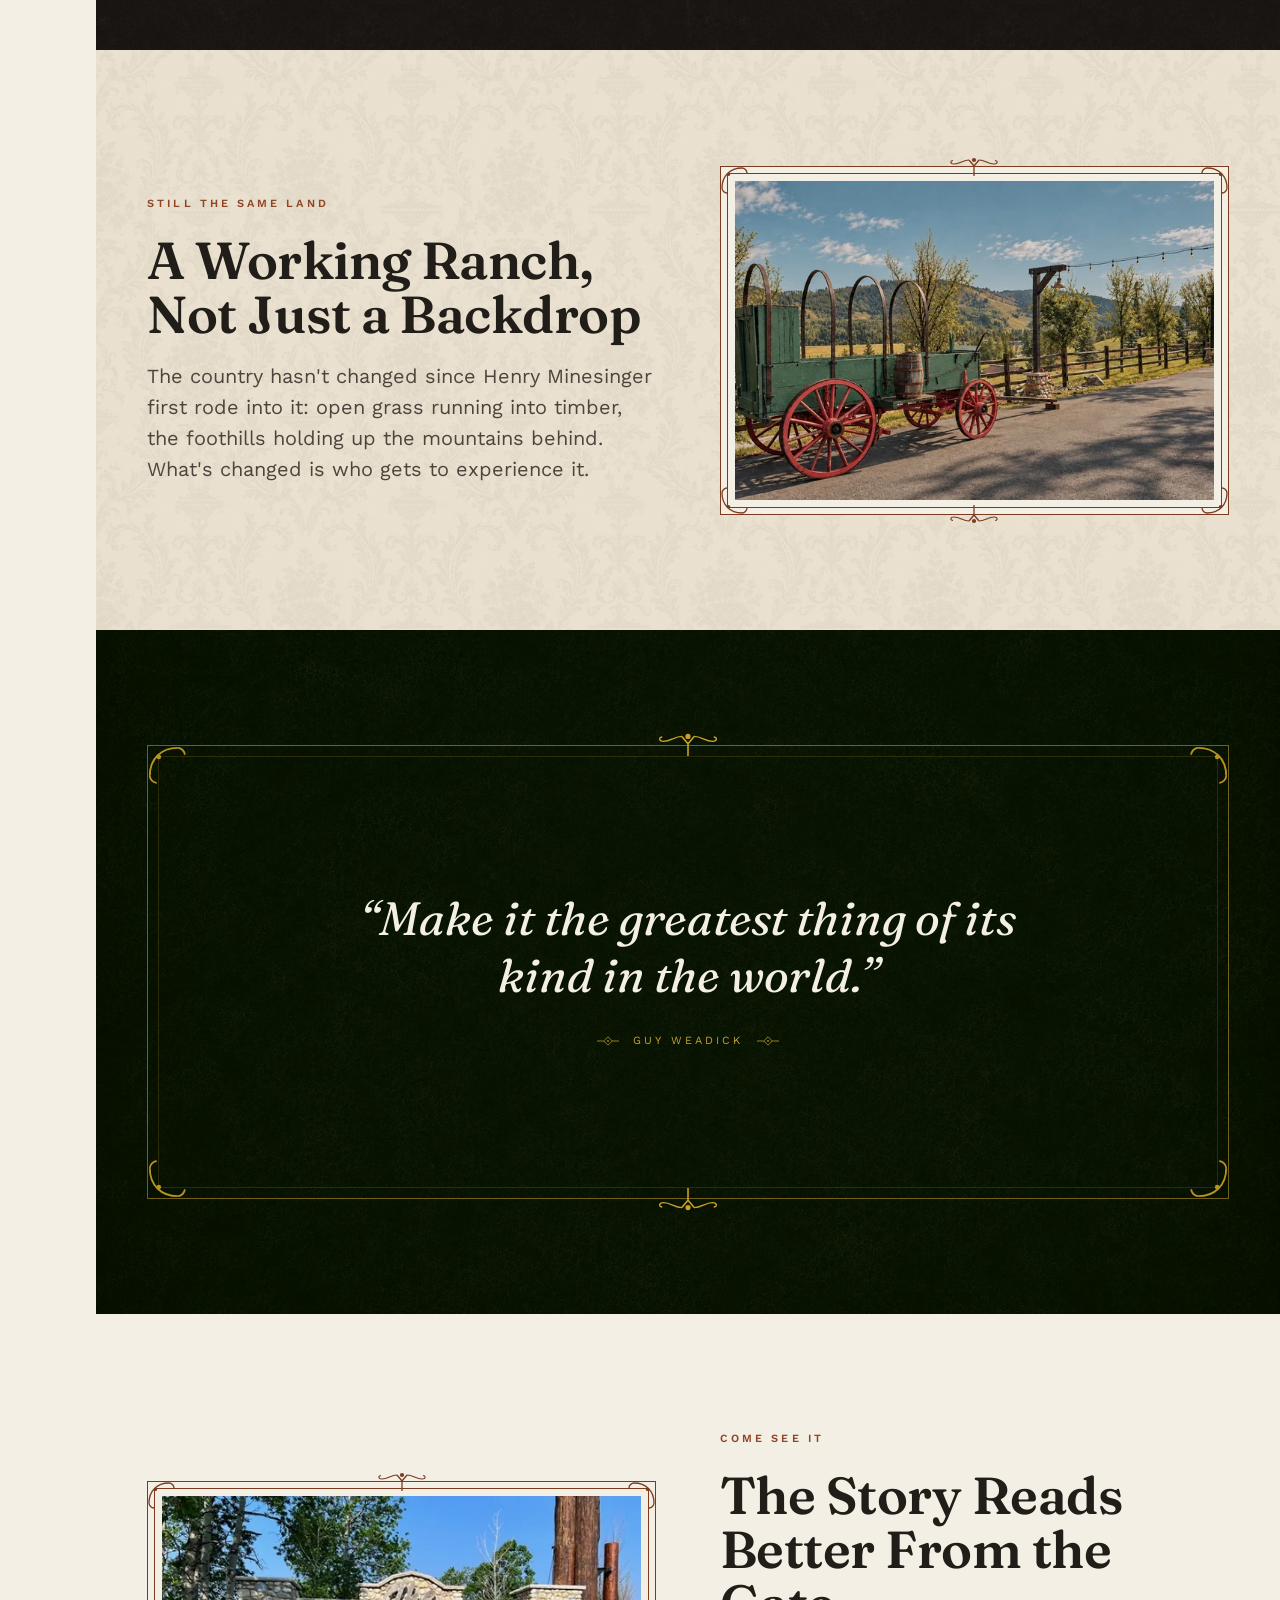
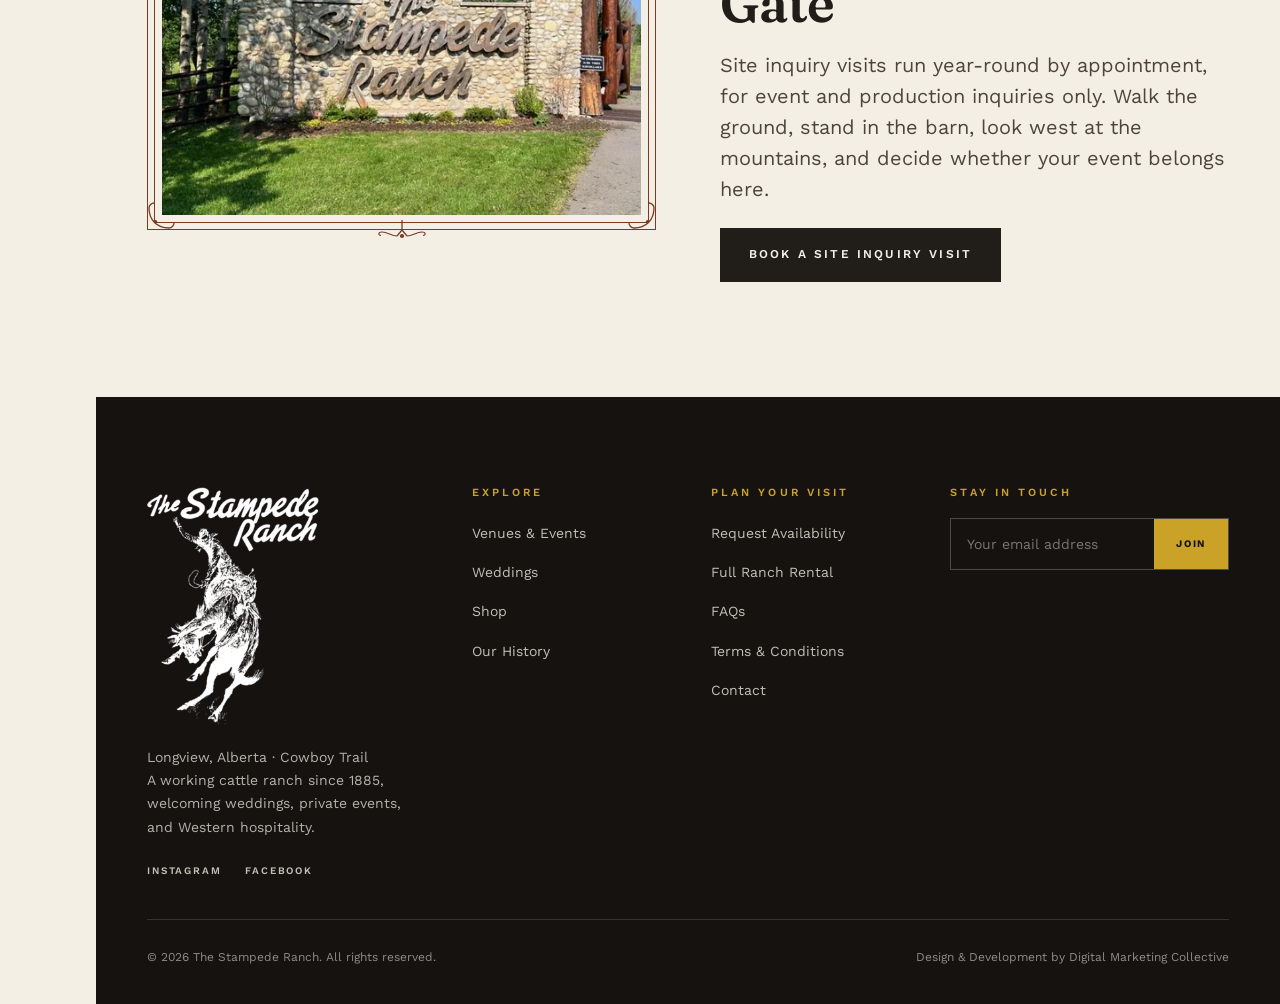
<file: history.html>
<!DOCTYPE html>
<html lang="en-CA">
<head>
<meta charset="utf-8">
<meta name="viewport" content="width=device-width, initial-scale=1">
<title>Our History: 135 Years in the Alberta Foothills | The Stampede Ranch</title>
<meta name="description" content="From Henry Minesinger's arrival at the Bar U in 1885, through Guy Weadick and Florence LaDue's dude-ranch era, to the Edey family and the Stampede Boys' Ranch: the story of The Stampede Ranch in Longview, Alberta.">
<link rel="canonical" href="https://stampederanch.ca/history">
<meta property="og:type" content="article">
<meta property="og:title" content="135 Years in the Alberta Foothills | The Stampede Ranch">
<meta property="og:description" content="Minesinger, Weadick, Edey: the eras that made The Stampede Ranch.">
<meta property="og:image" content="https://stampederanch.ca/assets/logo/og-image.jpg">
<meta property="og:image:width" content="1200">
<meta property="og:image:height" content="630">
<meta name="twitter:card" content="summary_large_image">
<meta name="theme-color" content="#151210">
<link rel="preload" href="assets/fonts/fraunces-latin-600-normal.woff2" as="font" type="font/woff2" crossorigin>
<link rel="preload" href="assets/fonts/work-sans-latin-400-normal.woff2" as="font" type="font/woff2" crossorigin>
<link rel="stylesheet" href="assets/css/fonts.css?v=20260908a">
<link rel="icon" href="favicon.png" type="image/png">
<link rel="apple-touch-icon" href="assets/logo/apple-touch-icon.png">
<link rel="stylesheet" href="assets/css/main.css?v=20260908a">
</head>
<body class="page-wallpaper">
<a class="skip-link" href="#main">Skip to content</a>

<aside class="rail">
  <a class="rail__mark" href="index.html">
    <img src="assets/logo/logo-mark-white-h96.png"
         srcset="assets/logo/logo-mark-white-h96.png 1x, assets/logo/logo-mark-white-h192.png 2x"
         alt="The Stampede Ranch home" width="66" height="96">
  </a>
  <button class="rail__toggle" data-menu-toggle aria-expanded="false" aria-controls="menu">
    <span></span><span></span><span></span>
    <span class="visually-hidden">Open menu</span>
  </button>
</aside>

<div class="topbar">
  <a class="topbar__mark" href="index.html">
    <img class="brand-mark" src="assets/logo/logo-mark-white-h96.png"
         srcset="assets/logo/logo-mark-white-h96.png 1x, assets/logo/logo-mark-white-h192.png 2x"
         alt="" width="66" height="96">
    <img class="brand-word" src="assets/logo/stampede-ranch-logo-white-mobile.png"
         alt="The Stampede Ranch home" width="240" height="92">
  </a>
  <button class="rail__toggle" data-menu-toggle aria-expanded="false" aria-controls="menu">
    <span></span><span></span><span></span>
    <span class="visually-hidden">Open menu</span>
  </button>
</div>

<div class="menu" id="menu" data-open="false" aria-hidden="true">
  <nav aria-label="Primary">
    <ul class="menu__list">
      <li><a href="index.html">Home</a></li>
      <li><a href="venues.html">Venues &amp; Events</a></li>
      <li><a href="weddings.html">Weddings</a></li>
      <li><a href="history.html">Our History</a></li>
      <li><a href="events.html">Upcoming Events</a></li>
      <li><a href="contact.html">Plan Your Visit</a></li>
    </ul>
  </nav>
  <div class="menu__aside">
    <img class="menu__logo" src="assets/logo/logo-lockup-white-260.png"
         srcset="assets/logo/logo-lockup-white-260.png 1x, assets/logo/logo-lockup-white-520.png 2x"
         alt="" width="260" height="360">
    <h3>The Ranch</h3>
    <p>Longview, Alberta · Cowboy Trail<br>One hour southwest of Calgary</p>
    <p><a href="contact.html" class="link-arrow link-arrow--light">Request availability →</a></p>
  </div>
</div>

<div class="shell">
<main id="main">
    <!-- Shared sprite for the Western ornament system (reused site-wide from the
         homepage implementation: photo frames, rule dividers). Defined once per
         page; referenced via <use>. Purely decorative, hidden from assistive tech. -->
    <svg width="0" height="0" style="position:absolute" aria-hidden="true" focusable="false">
      <defs>
        <symbol id="frame-corner" viewBox="0 0 30 30" fill="none">
          <path d="M2 22 C2 10 10 2 22 2" stroke="currentColor" stroke-width="1.3"/>
          <path d="M2 22 C2 24.5 4.5 27 7 27" stroke="currentColor" stroke-width="1.3"/>
          <path d="M22 2 C24.5 2 27 4.5 27 7" stroke="currentColor" stroke-width="1.3"/>
          <circle cx="8.5" cy="8.5" r="1.6" fill="currentColor"/>
        </symbol>
        <symbol id="frame-flourish" viewBox="0 0 68 22" fill="none">
          <path d="M34 20 L34 10" stroke="currentColor" stroke-width="1.3"/>
          <path d="M34 10 L29 4" stroke="currentColor" stroke-width="1.3"/>
          <path d="M34 10 L39 4" stroke="currentColor" stroke-width="1.3"/>
          <path d="M29 4 C23 4 20 8 14 8 C10 8 10 4.5 13 4.5" stroke="currentColor" stroke-width="1.1"/>
          <path d="M39 4 C45 4 48 8 54 8 C58 8 58 4.5 55 4.5" stroke="currentColor" stroke-width="1.1"/>
          <circle cx="34" cy="4" r="2.1" fill="currentColor"/>
        </symbol>
        <symbol id="rule-ornament" viewBox="0 0 26 14" fill="none">
          <path d="M0 7 H8" stroke="currentColor" stroke-width="1.1"/>
          <path d="M18 7 H26" stroke="currentColor" stroke-width="1.1"/>
          <path d="M13 2 L18 7 L13 12 L8 7 Z" stroke="currentColor" stroke-width="1.1"/>
          <circle cx="13" cy="7" r="1.1" fill="currentColor"/>
        </symbol>
      </defs>
    </svg>


  <section class="hero hero--short">
    <div class="hero__media">
      <picture>
        <source type="image/webp" srcset="assets/img/history-hero-archival-1280.webp 1280w, assets/img/history-hero-archival-1920.webp 1920w" sizes="100vw">
        <img src="assets/img/history-hero-archival-1280.jpg" alt="Archival-toned aerial view of the ranch grounds, mountains along the horizon" width="1920" height="1108" fetchpriority="high">
      </picture>
    </div>
    <div class="hero__scrim"></div>
    <div class="hero__inner">
      <p class="eyebrow">Our History</p>
      <h1 class="display">135 Years<br>on This Land</h1>
      <p class="hero__sub lead-italic">Three families, one valley, and a habit of opening the gate to guests.</p>
    </div>
    <p class="hero__scroll"><i></i> Scroll the story</p>
  </section>

  <section class="section">
    <div class="wrap story measure center" data-reveal>
      <img class="brand-device" src="assets/logo/logo-mark-rust-h96.png"
           srcset="assets/logo/logo-mark-rust-h96.png 1x, assets/logo/logo-mark-rust-h192.png 2x"
           alt="" width="47" height="96">
      <p class="eyebrow">A Legacy Worth Elevating</p>
      <h2>Every Great Ranch Brand Is Built on a True Story</h2>
      <svg class="heritage-divider" aria-hidden="true" focusable="false"><use href="#frame-flourish"/></svg>
      <p class="lead">The Stampede Ranch has one of the best in Alberta. It belongs at the heart of the place,
        not buried in a footnote. What follows is the ranch as it actually happened, era by era.</p>
    </div>
  </section>

  <!-- ERAS -->
  <!-- "heritage-timeline" reused from the homepage history section for its
       leather-texture background only -- this page's era markup (.era, not
       .timeline__item) doesn't match the component's other child rules,
       so nothing else about the existing era layout changes. -->
  <section class="section--dark heritage-timeline">
    <div class="wrap">
      <div class="era-list">

      <article class="era" data-reveal>
        <span class="era__marker" aria-hidden="true"></span>
        <div class="era__inner">
          <p class="era__year">1885<small>Beginnings at the Bar U</small></p>
          <div class="era__body">
            <h3>Henry Minesinger Rides In</h3>
            <p>Henry Minesinger arrives in southern Alberta and takes up work at the storied Bar U Ranch, one of
              Canada's foundational cattle operations. By the late 1880s the Minesinger–Miles family has struck out on
              its own, establishing the ranch in the foothills that would one day become The Stampede Ranch.</p>
            <p>The country they settled has not changed much: open grass running west into timber, a river cutting
              through the coulee, and the Rockies holding up the far edge of the sky.</p>
          </div>
            <figure class="era__media">
              <div class="card__frame">
                <svg class="frame-corner frame-corner--tl" aria-hidden="true" focusable="false"><use href="#frame-corner"/></svg>
                <svg class="frame-corner frame-corner--tr" aria-hidden="true" focusable="false"><use href="#frame-corner"/></svg>
                <svg class="frame-corner frame-corner--bl" aria-hidden="true" focusable="false"><use href="#frame-corner"/></svg>
                <svg class="frame-corner frame-corner--br" aria-hidden="true" focusable="false"><use href="#frame-corner"/></svg>
                <svg class="frame-flourish frame-flourish--top" aria-hidden="true" focusable="false"><use href="#frame-flourish"/></svg>
                <svg class="frame-flourish frame-flourish--bottom" aria-hidden="true" focusable="false"><use href="#frame-flourish"/></svg>
                <picture>
                  <source type="image/webp" srcset="assets/img/aerial-summer-valley-640.webp 640w, assets/img/aerial-summer-valley-1280.webp 1280w" sizes="(max-width: 860px) 92vw, 40vw">
                  <img src="assets/img/aerial-summer-valley-1280.jpg" alt="Aerial view of ranch grassland and river flats running west toward the Rocky Mountains" loading="lazy" width="1280" height="960">
                </picture>
              </div>
            </figure>
        </div>
      </article>

      <article class="era" data-reveal>
        <span class="era__marker" aria-hidden="true"></span>
        <div class="era__inner">
          <p class="era__year">1920–1947<small>Weadick &amp; LaDue</small></p>
          <div class="era__body">
            <h3>The Showman and the Trick Roper</h3>
            <p>The property is purchased by Guy Weadick (the visionary showman behind the first Calgary Stampede in
              1912, which grew into the rodeo Alberta knows today) together with his wife, champion trick roper
              Florence LaDue.</p>
            <p>Under Weadick the working cattle ranch becomes a dude ranch, one of the first of its kind in the
              region. A lodge and guest cabins welcome visitors for trail rides, hunting and fishing trips, and ranch
              rodeos, until Weadick sells the property in 1947. The instinct to host, to make the ranch an
              experience rather than just an operation, starts here.</p>
          </div>
            <figure class="era__media era__media--portrait">
              <div class="card__frame">
                <svg class="frame-corner frame-corner--tl" aria-hidden="true" focusable="false"><use href="#frame-corner"/></svg>
                <svg class="frame-corner frame-corner--tr" aria-hidden="true" focusable="false"><use href="#frame-corner"/></svg>
                <svg class="frame-corner frame-corner--bl" aria-hidden="true" focusable="false"><use href="#frame-corner"/></svg>
                <svg class="frame-corner frame-corner--br" aria-hidden="true" focusable="false"><use href="#frame-corner"/></svg>
                <svg class="frame-flourish frame-flourish--top" aria-hidden="true" focusable="false"><use href="#frame-flourish"/></svg>
                <svg class="frame-flourish frame-flourish--bottom" aria-hidden="true" focusable="false"><use href="#frame-flourish"/></svg>
                <picture>
                  <source type="image/webp" srcset="assets/img/archival-portrait-weadick-640.webp 640w, assets/img/archival-portrait-weadick-1280.webp 1280w" sizes="(max-width: 860px) 70vw, 32vw">
                  <img src="assets/img/archival-portrait-weadick-1280.jpg" alt="Archival-style portrait evoking Guy Weadick in full Western dress, chaps and coiled rope, seated on a rail" loading="lazy" width="640" height="1040">
                </picture>
              </div>
            </figure>
        </div>
      </article>

      <article class="era" data-reveal>
        <span class="era__marker" aria-hidden="true"></span>
        <div class="era__inner">
          <p class="era__year">1965–2013<small>The Edey Family</small></p>
          <div class="era__body">
            <h3>The Stampede Boys' Ranch</h3>
            <p>Mervyn and Bernice Edey take ownership in 1965, continuing both the cattle operation and its tradition
              of hosting guests. In 1975 Mervyn founds the Stampede Boys' Ranch on the property: a working-ranch
              refuge offering at-risk young men structure, purpose, and the freedom of ranch life.</p>
            <p>Over thirty-eight years, until its close in 2013, it serves more than a thousand boys. It is the
              chapter of the ranch's history that most changed lives, and it is why "an experience of a lifetime" has
              never been a marketing line here.</p>
          </div>
            <figure class="era__media">
              <div class="card__frame">
                <svg class="frame-corner frame-corner--tl" aria-hidden="true" focusable="false"><use href="#frame-corner"/></svg>
                <svg class="frame-corner frame-corner--tr" aria-hidden="true" focusable="false"><use href="#frame-corner"/></svg>
                <svg class="frame-corner frame-corner--bl" aria-hidden="true" focusable="false"><use href="#frame-corner"/></svg>
                <svg class="frame-corner frame-corner--br" aria-hidden="true" focusable="false"><use href="#frame-corner"/></svg>
                <svg class="frame-flourish frame-flourish--top" aria-hidden="true" focusable="false"><use href="#frame-flourish"/></svg>
                <svg class="frame-flourish frame-flourish--bottom" aria-hidden="true" focusable="false"><use href="#frame-flourish"/></svg>
                <picture>
                  <source type="image/webp" srcset="assets/img/winter-wagon-barn-640.webp 640w, assets/img/winter-wagon-barn-1280.webp 1280w" sizes="(max-width: 860px) 92vw, 40vw">
                  <img src="assets/img/winter-wagon-barn-1280.jpg" alt="A hay wagon parked under the covered walk in winter, ranch buildings behind" loading="lazy" width="1280" height="720">
                </picture>
              </div>
            </figure>
        </div>
      </article>

      <article class="era" data-reveal>
        <span class="era__marker" aria-hidden="true"></span>
        <div class="era__inner">
          <p class="era__year">Today<small>A New Chapter</small></p>
          <div class="era__body">
            <h3>A Working Ranch, Opening Its Gates</h3>
            <p>More than 135 years after Henry Minesinger first rode into the foothills, The Stampede Ranch remains a
              working cattle ranch in Longview, Alberta, roughly an hour southwest of Calgary along the province's
              storied Cowboy Trail.</p>
            <p>Today that legacy is opening its gates to a new era: one of Alberta's premier destinations for
              weddings, private events, and the kind of Western hospitality this land has offered since Guy Weadick's
              first guests arrived.</p>
          </div>
            <figure class="era__media">
              <div class="card__frame">
                <svg class="frame-corner frame-corner--tl" aria-hidden="true" focusable="false"><use href="#frame-corner"/></svg>
                <svg class="frame-corner frame-corner--tr" aria-hidden="true" focusable="false"><use href="#frame-corner"/></svg>
                <svg class="frame-corner frame-corner--bl" aria-hidden="true" focusable="false"><use href="#frame-corner"/></svg>
                <svg class="frame-corner frame-corner--br" aria-hidden="true" focusable="false"><use href="#frame-corner"/></svg>
                <svg class="frame-flourish frame-flourish--top" aria-hidden="true" focusable="false"><use href="#frame-flourish"/></svg>
                <svg class="frame-flourish frame-flourish--bottom" aria-hidden="true" focusable="false"><use href="#frame-flourish"/></svg>
                <picture>
                  <source type="image/webp" srcset="assets/img/ranch-gate-entrance-640.webp 640w, assets/img/ranch-gate-entrance-1280.webp 1280w" sizes="(max-width: 860px) 92vw, 40vw">
                  <img src="assets/img/ranch-gate-entrance-1280.jpg" alt="The ranch's timber entry gate at sunset, EST. 1920 sign overhead, the drive leading in" loading="lazy" width="1280" height="739">
                </picture>
              </div>
            </figure>
        </div>
      </article>

      </div>
    </div>
  </section>

  <!-- New editorial moment: authentic ranch-life photography (not a
       rendering, not archival), tying the era-by-era history above to the
       working ranch as it exists today. Reuses the exact same .split /
       .card__frame components already used elsewhere on this page (see
       the "Come See It" section below) -- no new component introduced. -->
  <section class="section section--cream">
    <div class="wrap split split--flip">
      <div class="split__media" data-reveal>
        <div class="card__frame">
          <svg class="frame-corner frame-corner--tl" aria-hidden="true" focusable="false"><use href="#frame-corner"/></svg>
          <svg class="frame-corner frame-corner--tr" aria-hidden="true" focusable="false"><use href="#frame-corner"/></svg>
          <svg class="frame-corner frame-corner--bl" aria-hidden="true" focusable="false"><use href="#frame-corner"/></svg>
          <svg class="frame-corner frame-corner--br" aria-hidden="true" focusable="false"><use href="#frame-corner"/></svg>
          <svg class="frame-flourish frame-flourish--top" aria-hidden="true" focusable="false"><use href="#frame-flourish"/></svg>
          <svg class="frame-flourish frame-flourish--bottom" aria-hidden="true" focusable="false"><use href="#frame-flourish"/></svg>
          <picture>
            <source type="image/webp" srcset="assets/img/history-working-wagon-640.webp 640w, assets/img/history-working-wagon-1280.webp 1280w" sizes="(max-width: 860px) 92vw, 46vw">
            <img src="assets/img/history-working-wagon-1280.jpg" alt="A weathered green farm wagon parked along the drive, foothills behind" loading="lazy" width="1280" height="853">
          </picture>
        </div>
      </div>
      <div data-reveal data-reveal-delay="120">
        <p class="eyebrow">Still the Same Land</p>
        <h2>A Working Ranch, <br>Not Just a Backdrop</h2>
        <p class="lead">The country hasn't changed since Henry Minesinger first rode into it: open grass running
          into timber, the foothills holding up the mountains behind. What's changed is who gets to experience it.</p>
      </div>
    </div>
  </section>

  <!-- "heritage-quote" reused from the homepage Guy Weadick section. Same
       quote and attribution wording as this page already had -- only the
       visual treatment changes. -->
  <section class="section quote heritage-quote">
    <div class="wrap heritage-quote__frame" data-reveal>
      <svg class="hq-corner hq-corner--tl" aria-hidden="true" focusable="false"><use href="#frame-corner"/></svg>
      <svg class="hq-corner hq-corner--tr" aria-hidden="true" focusable="false"><use href="#frame-corner"/></svg>
      <svg class="hq-corner hq-corner--bl" aria-hidden="true" focusable="false"><use href="#frame-corner"/></svg>
      <svg class="hq-corner hq-corner--br" aria-hidden="true" focusable="false"><use href="#frame-corner"/></svg>
      <svg class="hq-cap hq-cap--top" aria-hidden="true" focusable="false"><use href="#frame-flourish"/></svg>
      <svg class="hq-cap hq-cap--bottom" aria-hidden="true" focusable="false"><use href="#frame-flourish"/></svg>

      <blockquote>“Make it the greatest thing of its kind in the world.”</blockquote>
      <cite class="heritage-quote__cite">
        <svg class="hq-tick" aria-hidden="true" focusable="false"><use href="#rule-ornament"/></svg>
        <span>Guy Weadick</span>
        <svg class="hq-tick" aria-hidden="true" focusable="false"><use href="#rule-ornament"/></svg>
      </cite>
    </div>
  </section>

  <section class="section">
    <div class="wrap split">
      <div class="split__media" data-reveal>
        <div class="card__frame">
          <svg class="frame-corner frame-corner--tl" aria-hidden="true" focusable="false"><use href="#frame-corner"/></svg>
          <svg class="frame-corner frame-corner--tr" aria-hidden="true" focusable="false"><use href="#frame-corner"/></svg>
          <svg class="frame-corner frame-corner--bl" aria-hidden="true" focusable="false"><use href="#frame-corner"/></svg>
          <svg class="frame-corner frame-corner--br" aria-hidden="true" focusable="false"><use href="#frame-corner"/></svg>
          <svg class="frame-flourish frame-flourish--top" aria-hidden="true" focusable="false"><use href="#frame-flourish"/></svg>
          <svg class="frame-flourish frame-flourish--bottom" aria-hidden="true" focusable="false"><use href="#frame-flourish"/></svg>
          <picture>
            <source type="image/webp" srcset="assets/img/ranch-entrance-sign-640.webp 640w" sizes="(max-width: 860px) 92vw, 46vw">
            <img src="assets/img/ranch-entrance-sign-640.jpg" alt="The Stampede Ranch stone entrance sign at the top of the drive" loading="lazy" width="640" height="360">
          </picture>
        </div>
      </div>
      <div data-reveal data-reveal-delay="120">
        <p class="eyebrow">Come See It</p>
        <h2>The Story Reads Better From the Gate</h2>
        <p class="lead">Site inquiry visits run year-round by appointment, for event and production inquiries only.
          Walk the ground, stand in the barn, look west at the mountains, and decide whether your event belongs
          here.</p>
        <p><a class="btn btn--ink" href="contact.html">Book a Site Inquiry Visit</a></p>
      </div>
    </div>
  </section>

</main>

<footer class="footer">
  <div class="wrap footer__grid">
    <div>
      <h2 class="visually-hidden">The Stampede Ranch</h2>
      <img class="footer__logo" src="assets/logo/logo-lockup-white-260.png"
           srcset="assets/logo/logo-lockup-white-260.png 1x, assets/logo/logo-lockup-white-520.png 2x"
           alt="The Stampede Ranch" width="260" height="360">
      <p style="font-size:.875rem">Longview, Alberta · Cowboy Trail<br>
        A working cattle ranch since 1885, welcoming weddings, private events, and Western hospitality.</p>
      <div class="footer__social">
        <a href="https://www.instagram.com/thestampederanch" rel="noopener">Instagram</a>
        <a href="https://www.facebook.com/thestampederanch" rel="noopener">Facebook</a>
      </div>
    </div>
    <div>
      <h3>Explore</h3>
      <ul>
        <li><a href="venues.html">Venues &amp; Events</a></li>
        <li><a href="weddings.html">Weddings</a></li>
        <li><a href="index.html#shop">Shop</a></li>
        <li><a href="history.html">Our History</a></li>
      </ul>
    </div>
    <div>
      <h3>Plan Your Visit</h3>
      <ul>
        <li><a href="contact.html">Request Availability</a></li>
        <li><a href="weddings.html">Full Ranch Rental</a></li>
        <li><a href="contact.html#faq">FAQs</a></li>
        <li><a href="terms.html">Terms &amp; Conditions</a></li>
        <li><a href="contact.html">Contact</a></li>
      </ul>
    </div>
    <div>
      <h3>Stay in Touch</h3>
      <form class="footer__signup" data-demo-form data-form-type="newsletter">
        <div class="footer__signup__row">
          <label class="visually-hidden" for="footer-email">Your email address</label>
          <input id="footer-email" type="email" name="email" placeholder="Your email address" required>
          <button type="submit">Join</button>
        </div>
        <div class="hp-field" aria-hidden="true">
          <label for="footer-website">Leave this field empty</label>
          <input type="text" id="footer-website" name="website" tabindex="-1" autocomplete="off">
        </div>
        <input type="hidden" name="_ts" data-form-ts value="">
        <div class="cf-turnstile" data-form-turnstile></div>
      </form>
      <p role="status" data-form-status hidden style="margin-top:1rem;font-size:.75rem"></p>
    </div>
  </div>
  <div class="wrap footer__base">
    <span>© <span data-year>2026</span> The Stampede Ranch. All rights reserved.</span>
    <span>Design &amp; Development by Digital Marketing Collective</span>
  </div>
</footer>
</div>

<script>window.onTurnstileLoad = function () { window.__turnstileApiReady = true; if (typeof window.__turnstileRenderAll === "function") { window.__turnstileRenderAll(); } };</script>
<script src="https://challenges.cloudflare.com/turnstile/v0/api.js?onload=onTurnstileLoad" async defer></script>
<script src="assets/js/main.js?v=20260908a" defer></script>
</body>
</html>
</file>
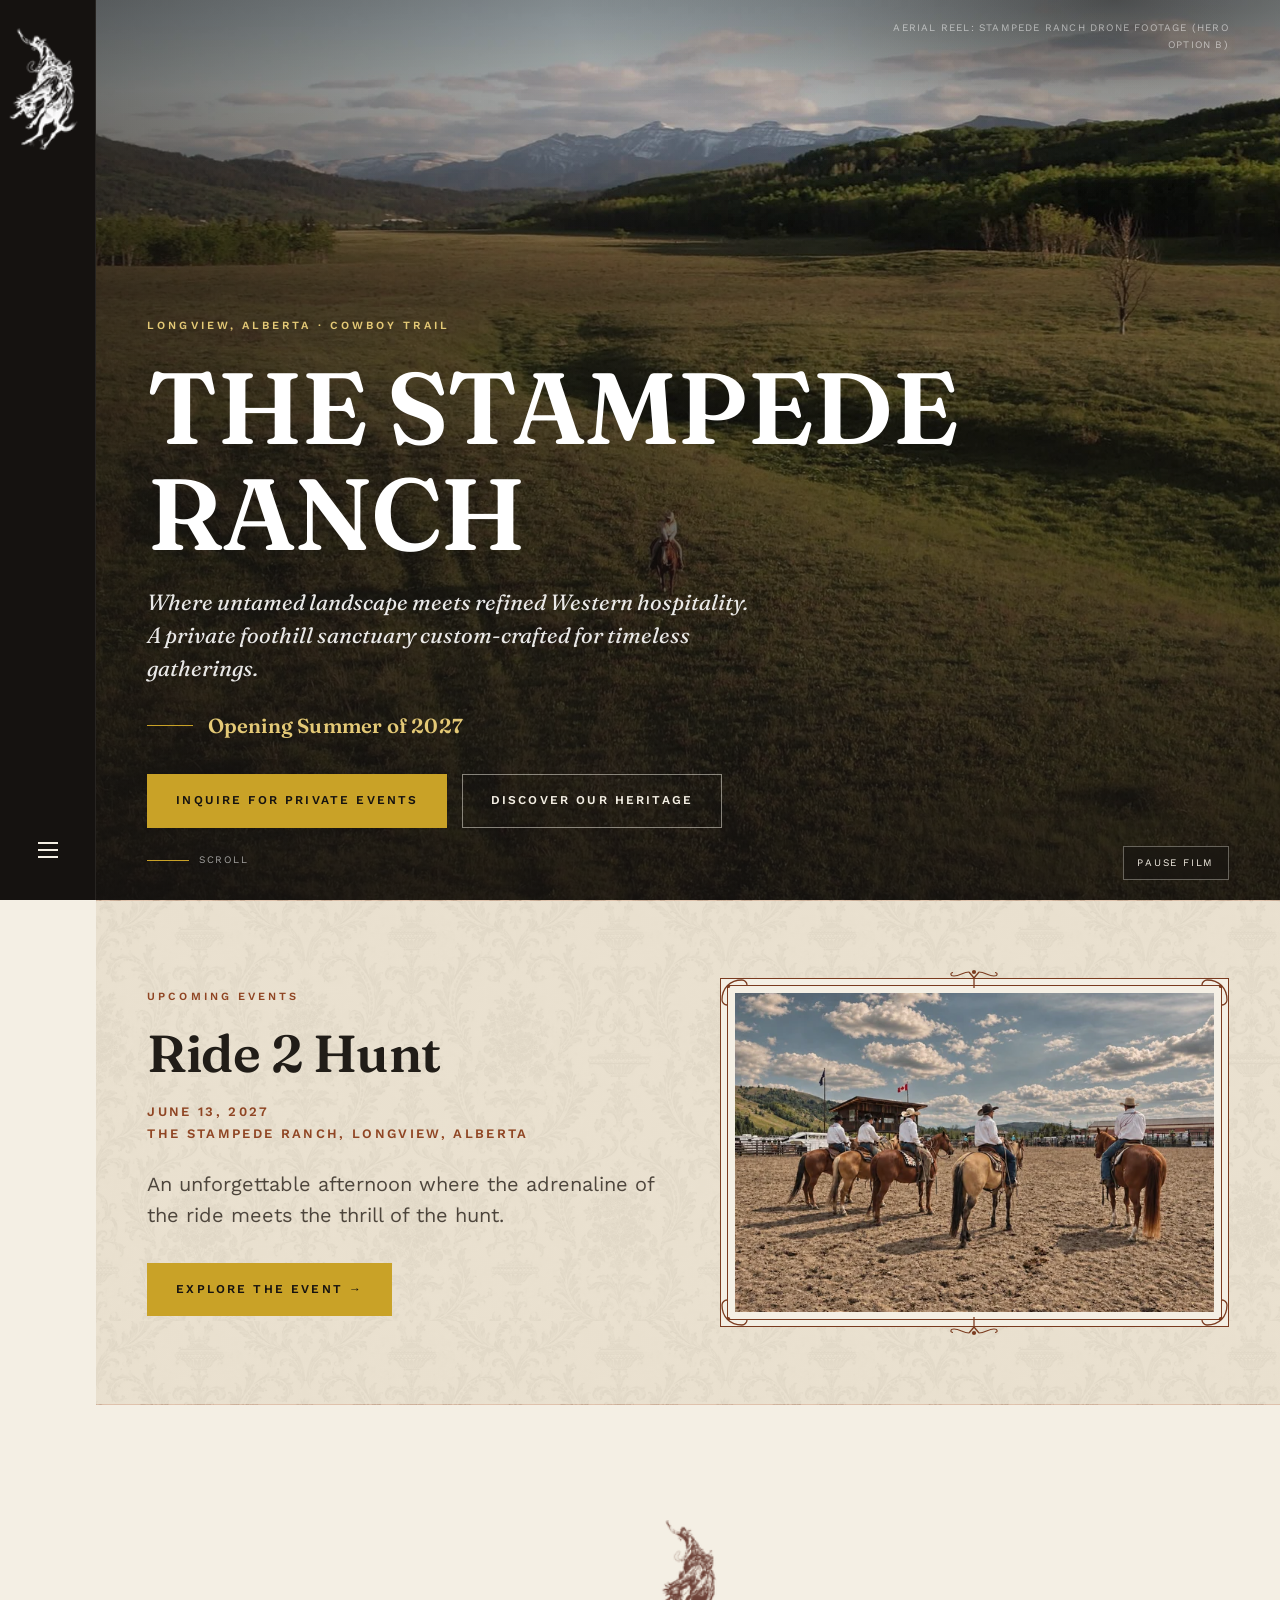
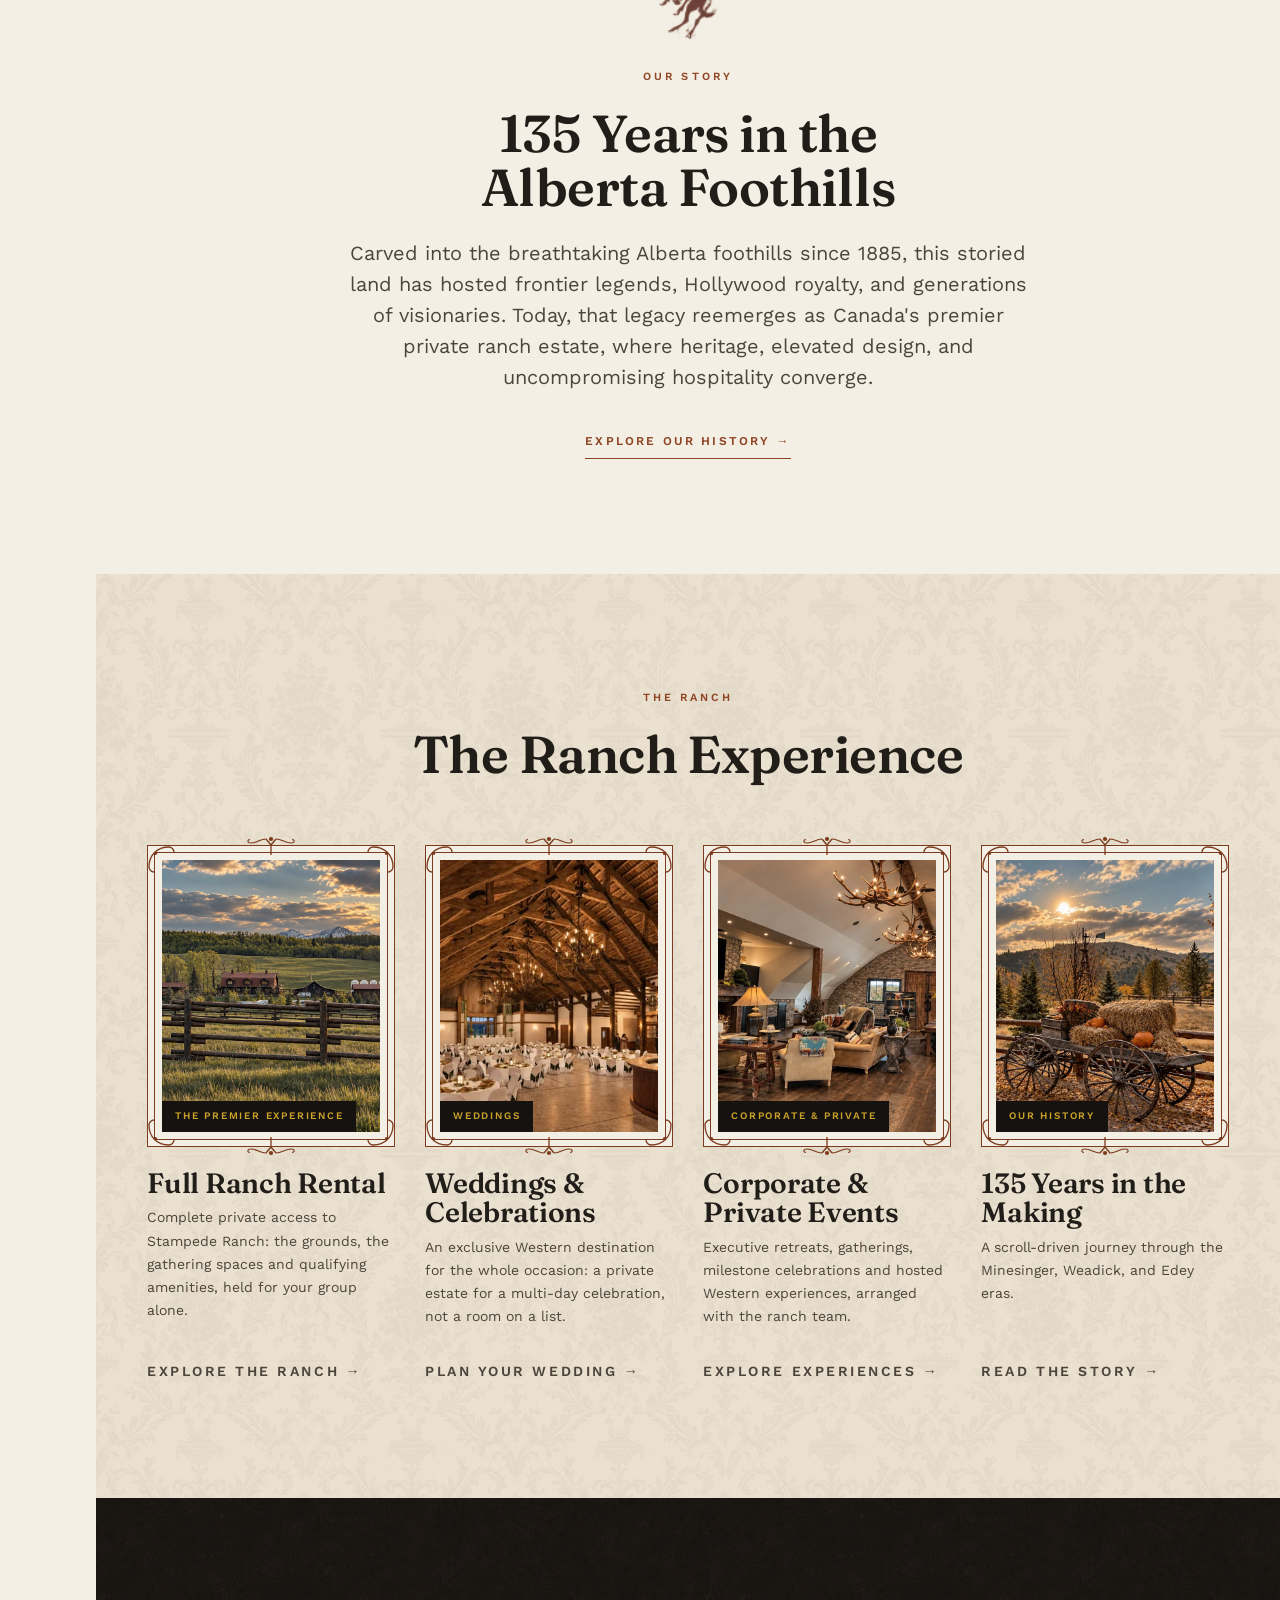
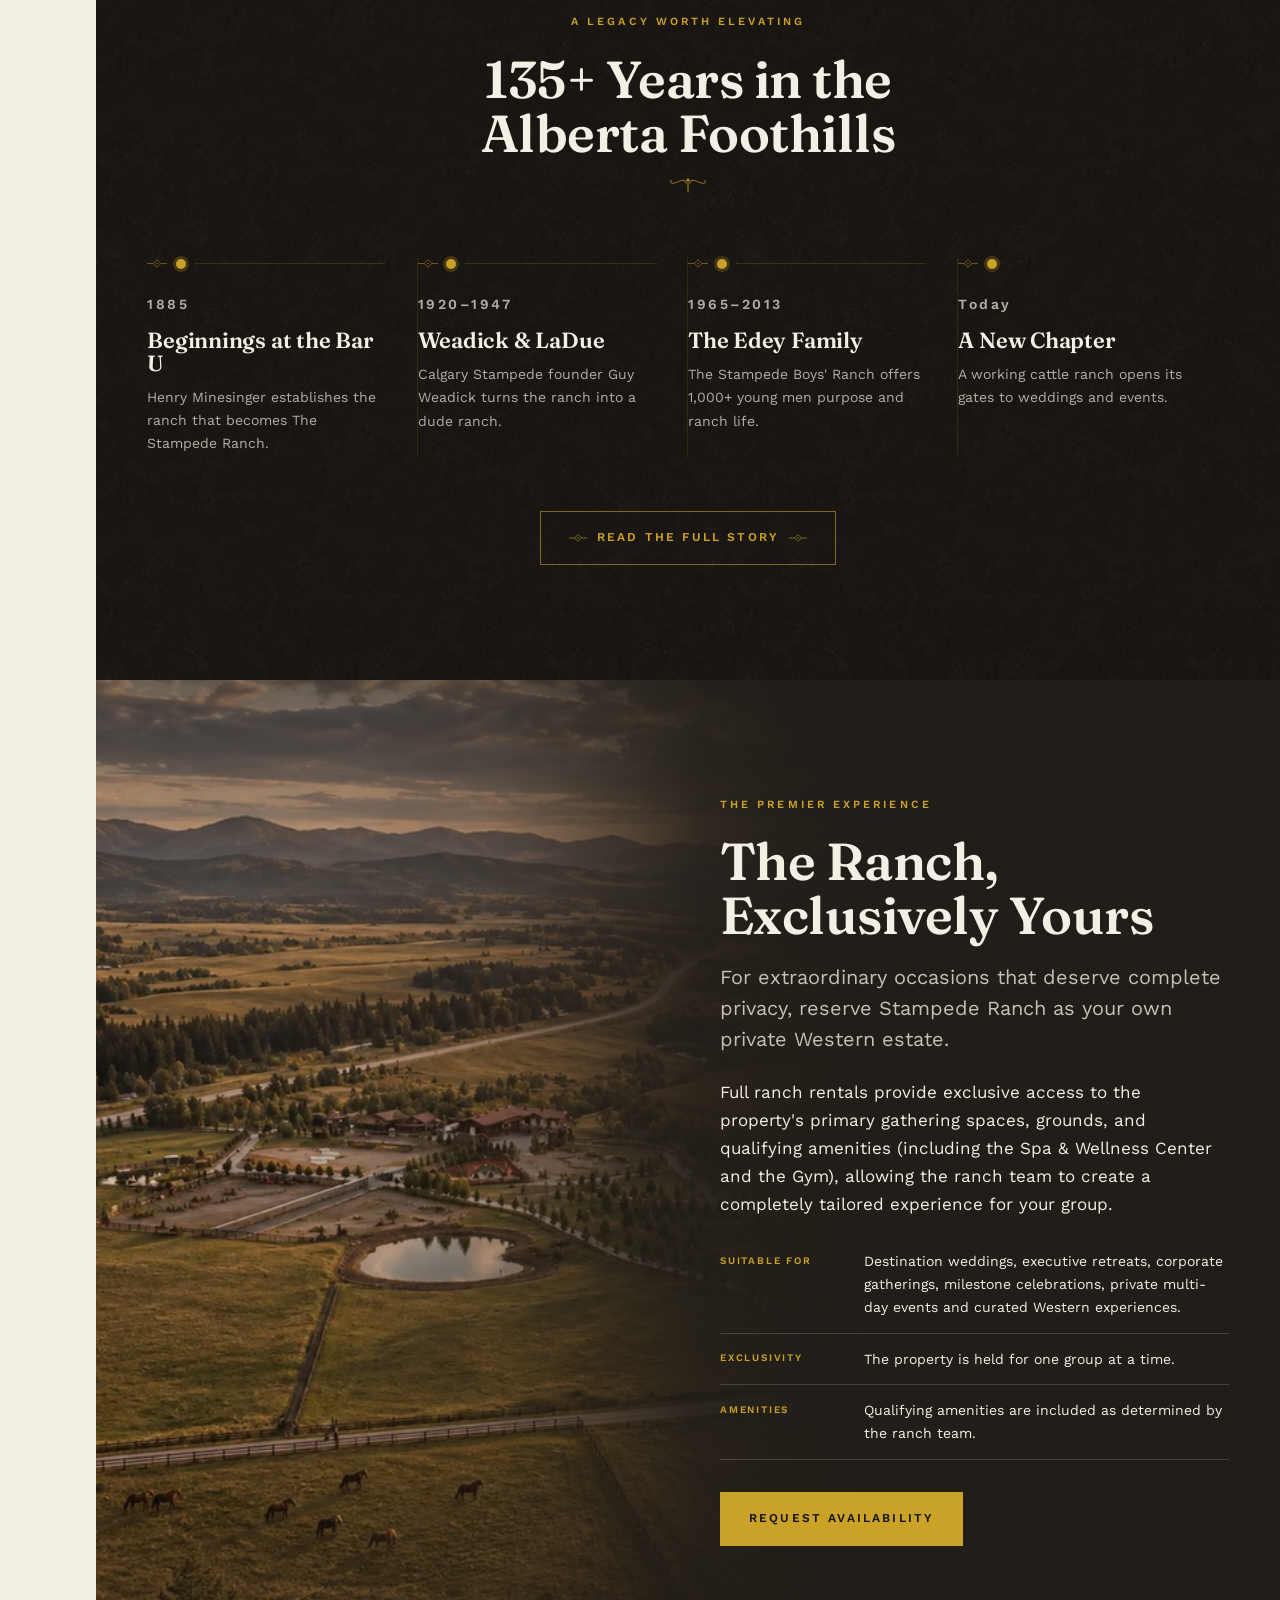
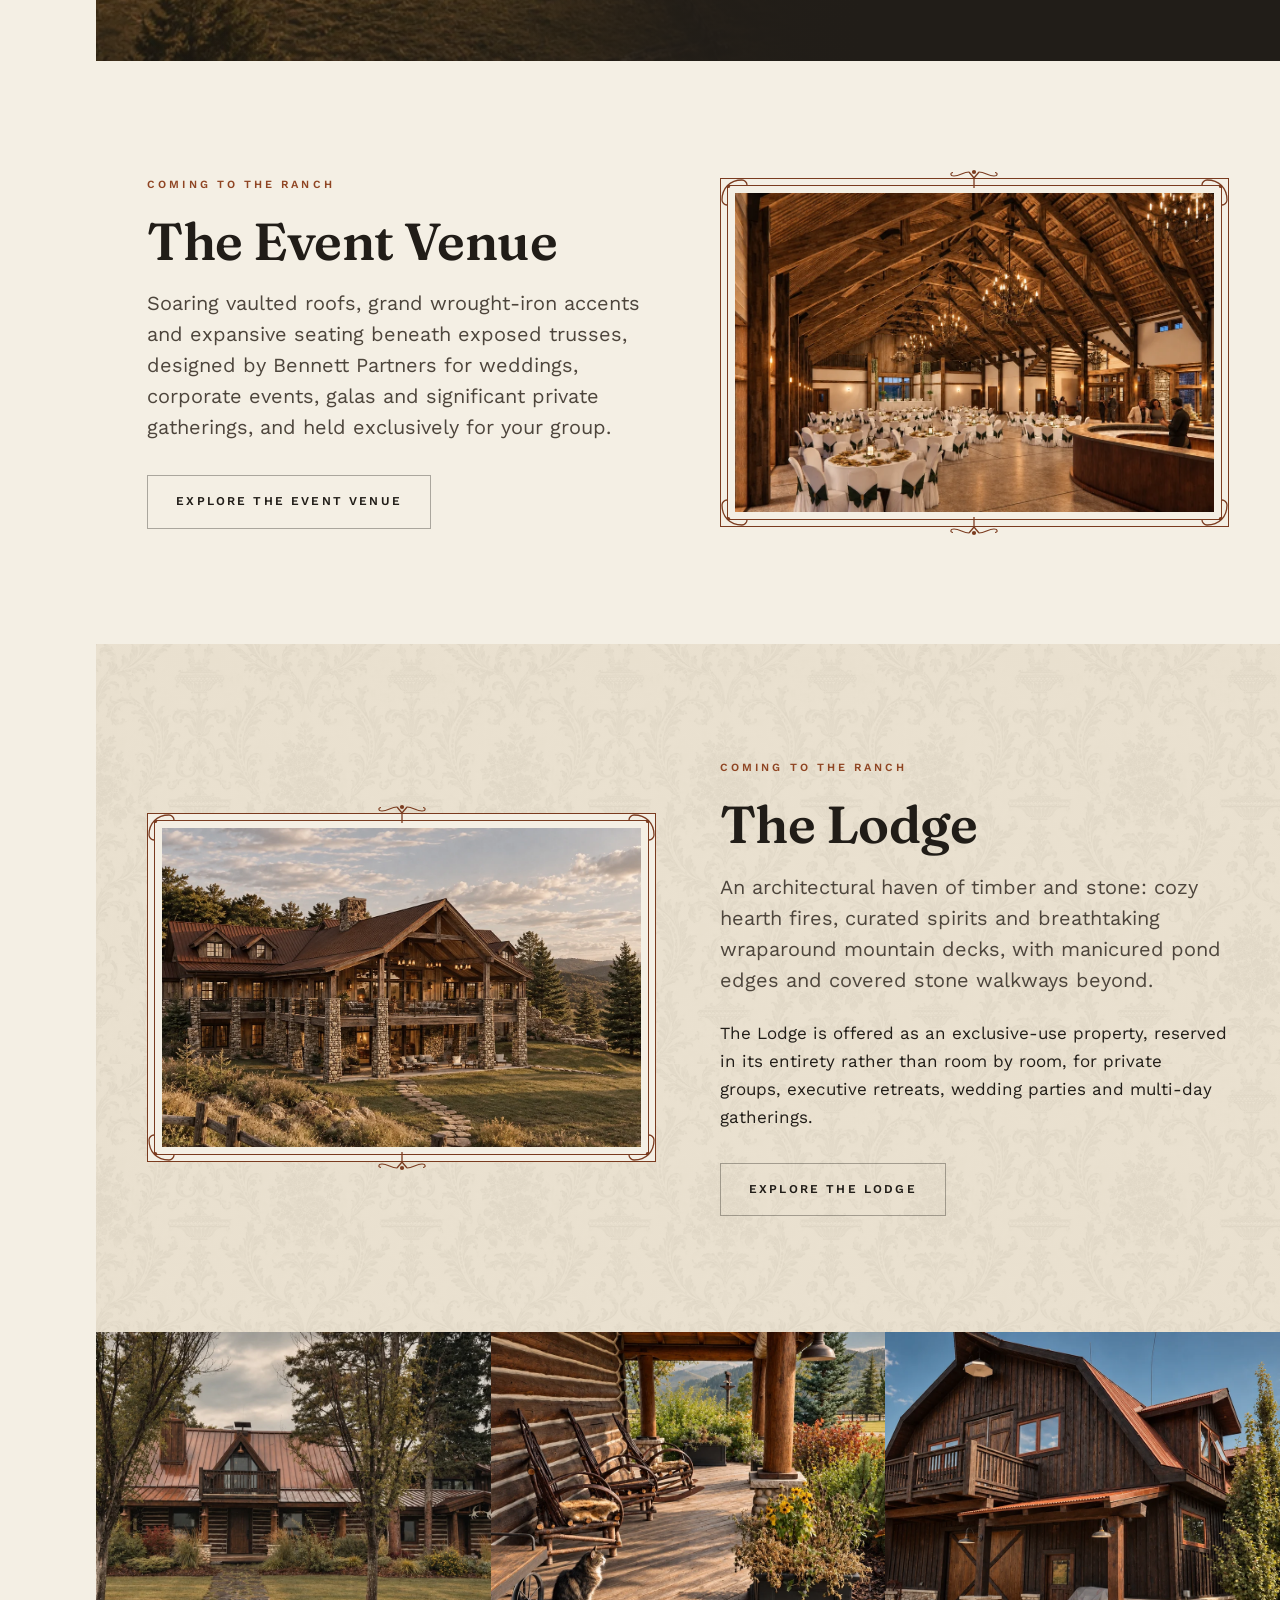
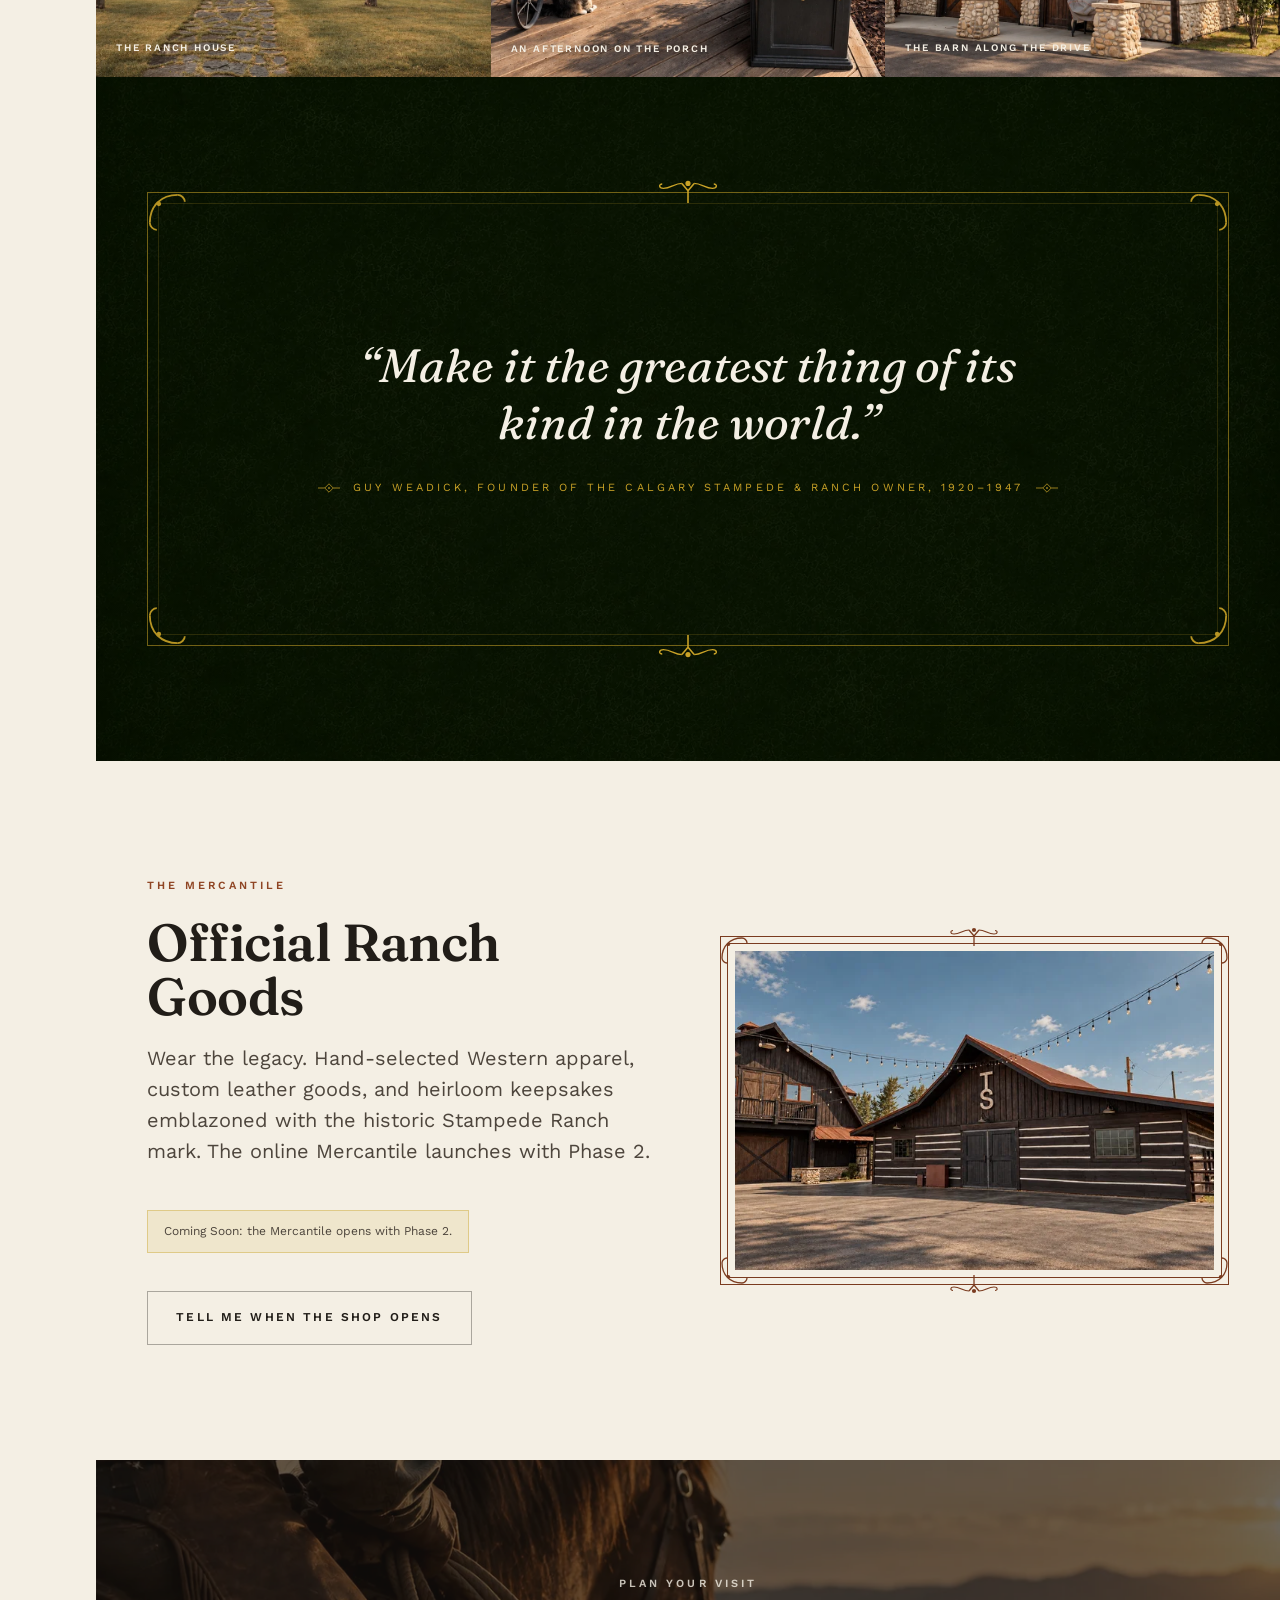
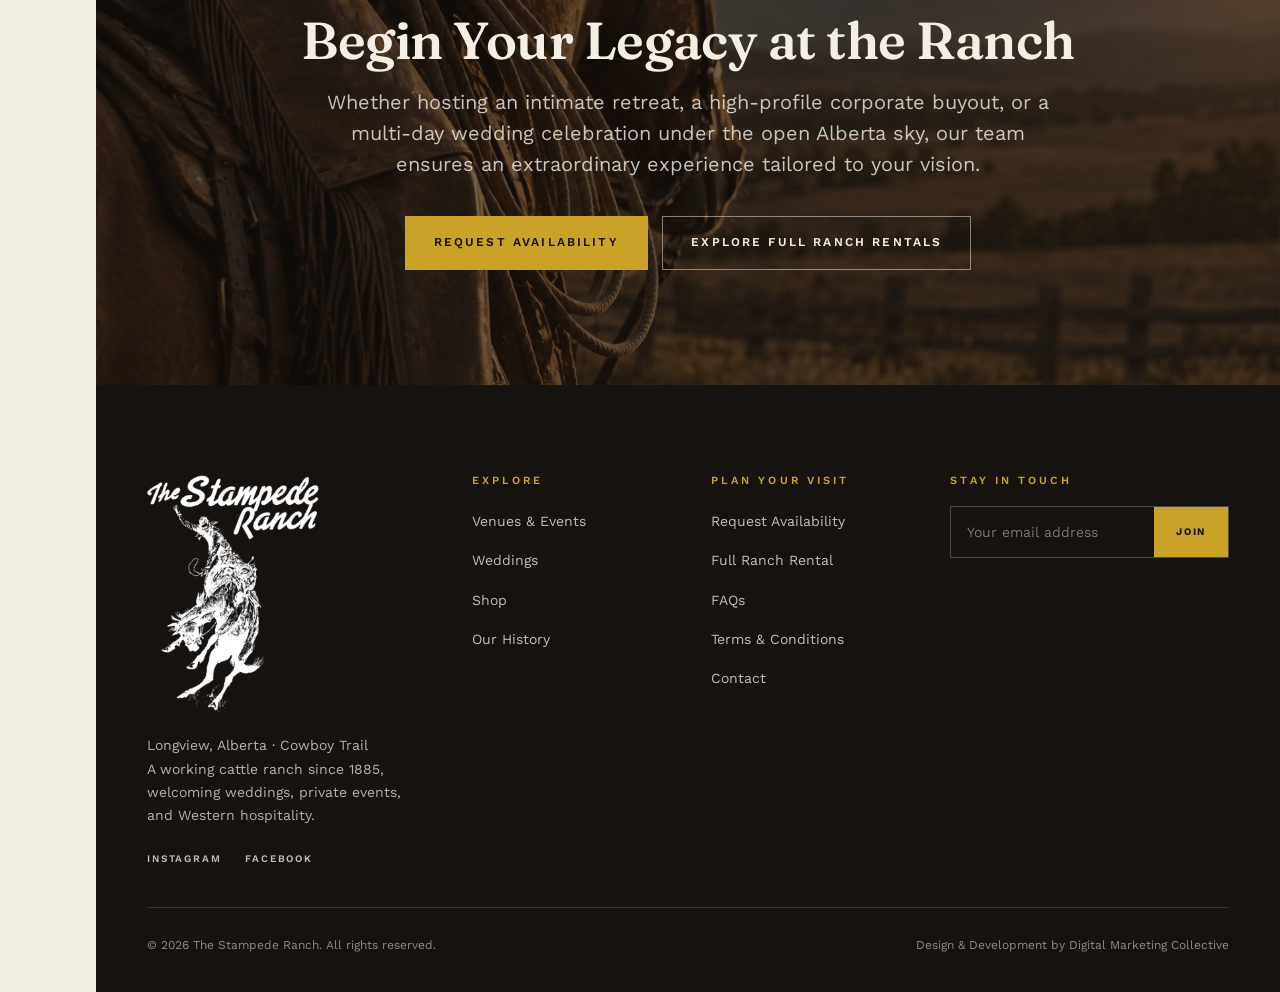
<file: index-hero-b.html>
<!DOCTYPE html>
<html lang="en-CA">
<head>
<meta charset="utf-8">
<meta name="robots" content="noindex, nofollow">
<meta name="viewport" content="width=device-width, initial-scale=1">
<title>[Hero Option B] The Stampede Ranch: Weddings, Events &amp; Western Hospitality | Longview, Alberta</title>
<meta name="description" content="A working Alberta cattle ranch since 1885, an hour southwest of Calgary on the Cowboy Trail. The Stampede Ranch hosts weddings, private events and corporate retreats in the foothills.">
<link rel="canonical" href="https://stampederanch.ca/">
<meta property="og:type" content="website">
<meta property="og:title" content="The Stampede Ranch: An Experience of a Lifetime">
<meta property="og:description" content="135+ years in the Alberta foothills. Weddings, private events and Western hospitality in Longview, Alberta.">
<meta property="og:image" content="https://stampederanch.ca/assets/logo/og-image.jpg">
<meta property="og:image:width" content="1200">
<meta property="og:image:height" content="630">
<meta name="twitter:card" content="summary_large_image">
<meta name="theme-color" content="#151210">

<link rel="preload" href="assets/fonts/fraunces-latin-600-normal.woff2" as="font" type="font/woff2" crossorigin>
<link rel="preload" href="assets/fonts/work-sans-latin-400-normal.woff2" as="font" type="font/woff2" crossorigin>
<link rel="stylesheet" href="assets/css/fonts.css?v=20260908a">
<link rel="icon" href="favicon.png" type="image/png">
<link rel="apple-touch-icon" href="assets/logo/apple-touch-icon.png">
<link rel="stylesheet" href="assets/css/main.css?v=20260908a">

<script type="application/ld+json">
{
  "@context": "https://schema.org",
  "@type": "LodgingBusiness",
  "name": "The Stampede Ranch",
  "url": "https://stampederanch.ca/",
  "description": "A working Alberta cattle ranch since 1885, now one of Alberta's premier destinations for weddings, private events and Western hospitality.",
  "address": {
    "@type": "PostalAddress",
    "addressLocality": "Longview",
    "addressRegion": "AB",
    "addressCountry": "CA"
  },
  "foundingDate": "1885",
  "sameAs": [
    "https://www.facebook.com/thestampederanch",
    "https://www.instagram.com/thestampederanch"
  ]
}
</script>
</head>
<body class="page-home page-wallpaper">
<a class="skip-link" href="#main">Skip to content</a>

<!-- ============================ SIDE RAIL ============================ -->
<aside class="rail">
  <a class="rail__mark" href="index.html">
    <img src="assets/logo/logo-mark-white-h96.png"
         srcset="assets/logo/logo-mark-white-h96.png 1x, assets/logo/logo-mark-white-h192.png 2x"
         alt="The Stampede Ranch home" width="66" height="96">
  </a>
  <button class="rail__toggle" data-menu-toggle aria-expanded="false" aria-controls="menu">
    <span></span><span></span><span></span>
    <span class="visually-hidden">Open menu</span>
  </button>
</aside>

<!-- ============================ MOBILE BAR =========================== -->
<div class="topbar">
  <a class="topbar__mark" href="index.html">
    <img class="brand-mark" src="assets/logo/logo-mark-white-h96.png"
         srcset="assets/logo/logo-mark-white-h96.png 1x, assets/logo/logo-mark-white-h192.png 2x"
         alt="" width="66" height="96">
    <img class="brand-word" src="assets/logo/stampede-ranch-logo-white-mobile.png"
         alt="The Stampede Ranch home" width="240" height="92">
  </a>
  <button class="rail__toggle" data-menu-toggle aria-expanded="false" aria-controls="menu">
    <span></span><span></span><span></span>
    <span class="visually-hidden">Open menu</span>
  </button>
</div>

<!-- ============================ OVERLAY MENU ========================= -->
<div class="menu" id="menu" data-open="false" aria-hidden="true">
  <nav aria-label="Primary">
    <ul class="menu__list">
      <li><a href="index.html">Home</a></li>
      <li><a href="venues.html">Venues &amp; Events</a></li>
      <li><a href="weddings.html">Weddings</a></li>
      <li><a href="history.html">Our History</a></li>
      <li><a href="events.html">Upcoming Events</a></li>
      <li><a href="contact.html">Plan Your Visit</a></li>
    </ul>
  </nav>
  <div class="menu__aside">
    <img class="menu__logo" src="assets/logo/logo-lockup-white-260.png"
         srcset="assets/logo/logo-lockup-white-260.png 1x, assets/logo/logo-lockup-white-520.png 2x"
         alt="" width="260" height="360">
    <h3>The Ranch</h3>
    <p>Longview, Alberta · Cowboy Trail<br>One hour southwest of Calgary</p>
    <p><a href="contact.html" class="link-arrow link-arrow--light">Request availability →</a></p>
  </div>
</div>

<div class="shell">
<main id="main">

  <!-- ============================ HERO ============================ -->
  <section class="hero">
    <div class="hero__media">
      <!-- Ships the 1280 cut by default; main.js swaps in the 1920 cut on large
           viewports when the connection allows. Browsers ignore `media` on
           <source> inside <video>, so the resolution swap has to happen in JS.
           H.264 MP4 — VP9/WebM was trialled and came out no smaller on this
           high-motion aerial footage, so it isn't worth the extra asset. -->
      <!-- TODO: official hero asset goes here. Replace the two sources and the poster with official
           Stampede Ranch footage when supplied — brighter than this placeholder cut, full-width,
           cinematic, landscape-led. Keep the poster fallback, the reduced-motion handling and the
           1280/1920 source swap in assets/js/main.js. -->
      <video data-hero-video autoplay muted loop playsinline preload="metadata"
             poster="assets/video/hero2-poster.jpg"
             aria-label="Aerial footage of a rider crossing an open meadow at the Stampede Ranch at golden hour">
        <source data-hero-source data-small="assets/video/hero2-1280.mp4" data-large="assets/video/hero2-1920.mp4"
                src="assets/video/hero2-1280.mp4" type="video/mp4">
      </video>
    </div>
    <div class="hero__scrim"></div>
    <p class="hero__note">Aerial reel: Stampede Ranch drone footage (hero option B)</p>

    <div class="hero__inner">
      <p class="eyebrow">Longview, Alberta · Cowboy Trail</p>
      <h1 class="display">The Stampede<br>Ranch</h1>
      <p class="hero__sub lead-italic" style="margin-bottom:1.5rem">Where untamed landscape meets refined Western hospitality. A private foothill sanctuary custom-crafted for timeless gatherings.</p>
      <p class="hero__opening"><span>Opening Summer of 2027</span></p>
      <div class="hero__actions">
        <a class="btn btn--gold" href="contact.html">Inquire for Private Events</a>
        <a class="btn btn--ghost" href="history.html">Discover Our Heritage</a>
      </div>
    </div>

    <p class="hero__scroll"><i></i> Scroll</p>
    <button class="video-toggle" data-video-toggle aria-pressed="true">
      <span>Pause film</span>
    </button>
  </section>

  <!-- ============================ UPCOMING EVENTS FEATURE ============================ -->
  <!-- Compact editorial announcement, not a full homepage chapter. Only one
       event exists right now (Ride 2 Hunt); the Upcoming Events page is
       built to support more later, but this homepage spot is sized to
       spotlight a single featured event without competing with the hero. -->
  <section class="section section--cream event-feature">
    <div class="wrap split">
      <div data-reveal>
        <p class="eyebrow">Upcoming Events</p>
        <h2>Ride 2 Hunt</h2>
        <p class="event-feature__meta">June 13, 2027<br>The Stampede Ranch, Longview, Alberta</p>
        <p class="lead">An unforgettable afternoon where the adrenaline of the ride meets the thrill of the hunt.</p>
        <p style="margin-top:2rem"><a class="btn btn--gold" href="events.html">Explore the Event →</a></p>
      </div>
      <div class="split__media" data-reveal data-reveal-delay="120">
        <div class="card__frame">
          <svg class="frame-corner frame-corner--tl" aria-hidden="true" focusable="false"><use href="#frame-corner"/></svg>
          <svg class="frame-corner frame-corner--tr" aria-hidden="true" focusable="false"><use href="#frame-corner"/></svg>
          <svg class="frame-corner frame-corner--bl" aria-hidden="true" focusable="false"><use href="#frame-corner"/></svg>
          <svg class="frame-corner frame-corner--br" aria-hidden="true" focusable="false"><use href="#frame-corner"/></svg>
          <svg class="frame-flourish frame-flourish--top" aria-hidden="true" focusable="false"><use href="#frame-flourish"/></svg>
          <svg class="frame-flourish frame-flourish--bottom" aria-hidden="true" focusable="false"><use href="#frame-flourish"/></svg>
          <picture>
            <source type="image/webp" srcset="assets/img/official-arena-640.webp 640w, assets/img/official-arena-1280.webp 1280w" sizes="(max-width: 860px) 92vw, 46vw">
            <img src="assets/img/official-arena-1280.jpg" alt="Riders gathered in the ranch's outdoor arena" loading="lazy" width="1280" height="960">
          </picture>
        </div>
      </div>
    </div>
  </section>

  <!-- ============================ STORY TEASER ============================ -->
  <section class="section">
    <div class="wrap story measure center" data-reveal>
      <img class="brand-device" src="assets/logo/logo-mark-rust-h96.png"
           srcset="assets/logo/logo-mark-rust-h96.png 1x, assets/logo/logo-mark-rust-h192.png 2x"
           alt="" width="47" height="96">
      <p class="eyebrow">Our Story</p>
      <h2>135 Years in the <br>Alberta Foothills</h2>
      <p class="lead">Carved into the breathtaking Alberta foothills since 1885, this storied land has hosted frontier
        legends, Hollywood royalty, and generations of visionaries. Today, that legacy reemerges as Canada's premier
        private ranch estate, where heritage, elevated design, and uncompromising hospitality converge.</p>
      <p style="margin-top:2rem"><a class="link-arrow" href="history.html">Explore our history →</a></p>
    </div>
  </section>

  <!-- ============================ EXPERIENCE GRID ============================ -->
  <section class="section section--cream">
    <div class="wrap">
      <div class="section-head center measure" data-reveal>
        <p class="eyebrow">The Ranch</p>
        <h2>The Ranch Experience</h2>
      </div>

      <!-- Shared sprite for the Western frame ornament (Ranch Experience cards below).
           Defined once; each card references it via <use> so the artwork is authored
           in exactly one place. Purely decorative, hidden from assistive tech. -->
      <svg width="0" height="0" style="position:absolute" aria-hidden="true" focusable="false">
        <defs>
          <symbol id="frame-corner" viewBox="0 0 30 30" fill="none">
            <path d="M2 22 C2 10 10 2 22 2" stroke="currentColor" stroke-width="1.3"/>
            <path d="M2 22 C2 24.5 4.5 27 7 27" stroke="currentColor" stroke-width="1.3"/>
            <path d="M22 2 C24.5 2 27 4.5 27 7" stroke="currentColor" stroke-width="1.3"/>
            <circle cx="8.5" cy="8.5" r="1.6" fill="currentColor"/>
          </symbol>
          <symbol id="frame-flourish" viewBox="0 0 68 22" fill="none">
            <path d="M34 20 L34 10" stroke="currentColor" stroke-width="1.3"/>
            <path d="M34 10 L29 4" stroke="currentColor" stroke-width="1.3"/>
            <path d="M34 10 L39 4" stroke="currentColor" stroke-width="1.3"/>
            <path d="M29 4 C23 4 20 8 14 8 C10 8 10 4.5 13 4.5" stroke="currentColor" stroke-width="1.1"/>
            <path d="M39 4 C45 4 48 8 54 8 C58 8 58 4.5 55 4.5" stroke="currentColor" stroke-width="1.1"/>
            <circle cx="34" cy="4" r="2.1" fill="currentColor"/>
          </symbol>
          <!-- Small tick-and-lozenge ornament: same linework family as the photo-frame
               flourish above (thin strokes, small diamond, center dot), scaled down
               for the history timeline rules and its CTA button. -->
          <symbol id="rule-ornament" viewBox="0 0 26 14" fill="none">
            <path d="M0 7 H8" stroke="currentColor" stroke-width="1.1"/>
            <path d="M18 7 H26" stroke="currentColor" stroke-width="1.1"/>
            <path d="M13 2 L18 7 L13 12 L8 7 Z" stroke="currentColor" stroke-width="1.1"/>
            <circle cx="13" cy="7" r="1.1" fill="currentColor"/>
          </symbol>
        </defs>
      </svg>

      <div class="grid grid--4 grid--framed">
        <a class="card" href="venues.html#full-ranch" data-reveal>
          <div class="card__frame">
            <svg class="frame-corner frame-corner--tl" aria-hidden="true" focusable="false"><use href="#frame-corner"/></svg>
            <svg class="frame-corner frame-corner--tr" aria-hidden="true" focusable="false"><use href="#frame-corner"/></svg>
            <svg class="frame-corner frame-corner--bl" aria-hidden="true" focusable="false"><use href="#frame-corner"/></svg>
            <svg class="frame-corner frame-corner--br" aria-hidden="true" focusable="false"><use href="#frame-corner"/></svg>
            <svg class="frame-flourish frame-flourish--top" aria-hidden="true" focusable="false"><use href="#frame-flourish"/></svg>
            <svg class="frame-flourish frame-flourish--bottom" aria-hidden="true" focusable="false"><use href="#frame-flourish"/></svg>
            <div class="card__media">
              <picture>
                <source type="image/webp" srcset="assets/img/official-ranch-buildings-1280.webp 1280w" sizes="(max-width: 560px) 92vw, (max-width: 1080px) 46vw, 23vw">
                <img src="assets/img/official-ranch-buildings-1280.jpg" alt="The Stampede Ranch buildings at sunset, rolling green pasture and snow-capped Rockies behind" loading="lazy" width="1280" height="1600">
              </picture>
              <span class="card__tag">The Premier Experience</span>
            </div>
          </div>
          <div class="card__body">
            <h3>Full Ranch Rental</h3>
            <p>Complete private access to Stampede Ranch: the grounds, the gathering spaces and qualifying amenities, held for your group alone.</p>
            <p class="card__more">Explore the ranch →</p>
          </div>
        </a>

        <a class="card" href="weddings.html" data-reveal data-reveal-delay="90">
          <div class="card__frame">
            <svg class="frame-corner frame-corner--tl" aria-hidden="true" focusable="false"><use href="#frame-corner"/></svg>
            <svg class="frame-corner frame-corner--tr" aria-hidden="true" focusable="false"><use href="#frame-corner"/></svg>
            <svg class="frame-corner frame-corner--bl" aria-hidden="true" focusable="false"><use href="#frame-corner"/></svg>
            <svg class="frame-corner frame-corner--br" aria-hidden="true" focusable="false"><use href="#frame-corner"/></svg>
            <svg class="frame-flourish frame-flourish--top" aria-hidden="true" focusable="false"><use href="#frame-flourish"/></svg>
            <svg class="frame-flourish frame-flourish--bottom" aria-hidden="true" focusable="false"><use href="#frame-flourish"/></svg>
            <div class="card__media">
              <picture>
                <source type="image/webp" srcset="assets/img/render-event-barn-interior-640.webp 640w, assets/img/render-event-barn-interior-1280.webp 1280w" sizes="(max-width: 560px) 92vw, (max-width: 1080px) 46vw, 23vw">
                <img src="assets/img/render-event-barn-interior-1280.jpg" alt="Architectural rendering of the Event Venue set for a seated dinner" loading="lazy" width="1280" height="705">
              </picture>
              <span class="card__tag">Weddings</span>
            </div>
          </div>
          <div class="card__body">
            <h3>Weddings &amp; Celebrations</h3>
            <p>An exclusive Western destination for the whole occasion: a private estate for a multi-day celebration, not a room on a list.</p>
            <p class="card__more">Plan your wedding →</p>
          </div>
        </a>

        <a class="card" href="venues.html#venues" data-reveal data-reveal-delay="180">
          <div class="card__frame">
            <svg class="frame-corner frame-corner--tl" aria-hidden="true" focusable="false"><use href="#frame-corner"/></svg>
            <svg class="frame-corner frame-corner--tr" aria-hidden="true" focusable="false"><use href="#frame-corner"/></svg>
            <svg class="frame-corner frame-corner--bl" aria-hidden="true" focusable="false"><use href="#frame-corner"/></svg>
            <svg class="frame-corner frame-corner--br" aria-hidden="true" focusable="false"><use href="#frame-corner"/></svg>
            <svg class="frame-flourish frame-flourish--top" aria-hidden="true" focusable="false"><use href="#frame-flourish"/></svg>
            <svg class="frame-flourish frame-flourish--bottom" aria-hidden="true" focusable="false"><use href="#frame-flourish"/></svg>
            <div class="card__media">
              <picture>
                <source type="image/webp" srcset="assets/img/loft-lounge-events-640.webp 640w" sizes="(max-width: 560px) 92vw, (max-width: 1080px) 46vw, 23vw">
                <img src="assets/img/loft-lounge-events-640.jpg" alt="Vaulted loft lounge with double antler chandeliers, a stone fireplace, and leather lounge seating" loading="lazy" width="640" height="800">
              </picture>
              <span class="card__tag">Corporate &amp; Private</span>
            </div>
          </div>
          <div class="card__body">
            <h3>Corporate &amp; Private Events</h3>
            <p>Executive retreats, gatherings, milestone celebrations and hosted Western experiences, arranged with the ranch team.</p>
            <p class="card__more">Explore experiences →</p>
          </div>
        </a>

        <a class="card" href="history.html" data-reveal data-reveal-delay="270">
          <div class="card__frame">
            <svg class="frame-corner frame-corner--tl" aria-hidden="true" focusable="false"><use href="#frame-corner"/></svg>
            <svg class="frame-corner frame-corner--tr" aria-hidden="true" focusable="false"><use href="#frame-corner"/></svg>
            <svg class="frame-corner frame-corner--bl" aria-hidden="true" focusable="false"><use href="#frame-corner"/></svg>
            <svg class="frame-corner frame-corner--br" aria-hidden="true" focusable="false"><use href="#frame-corner"/></svg>
            <svg class="frame-flourish frame-flourish--top" aria-hidden="true" focusable="false"><use href="#frame-flourish"/></svg>
            <svg class="frame-flourish frame-flourish--bottom" aria-hidden="true" focusable="false"><use href="#frame-flourish"/></svg>
            <div class="card__media">
              <picture>
                <source type="image/webp" srcset="assets/img/harvest-wagon-fall-640.webp 640w, assets/img/harvest-wagon-fall-1280.webp 1280w" sizes="(max-width: 560px) 92vw, (max-width: 1080px) 46vw, 23vw">
                <img src="assets/img/harvest-wagon-fall-1280.jpg" alt="An antique hay wagon loaded with pumpkins and hay bales at the ranch fence line, golden autumn hills and mountains behind" loading="lazy" width="1280" height="1600">
              </picture>
              <span class="card__tag">Our History</span>
            </div>
          </div>
          <div class="card__body">
            <h3>135 Years in the Making</h3>
            <p>A scroll-driven journey through the Minesinger, Weadick, and Edey eras.</p>
            <p class="card__more">Read the story →</p>
          </div>
        </a>
      </div>
    </div>
  </section>

  <!-- ============================ HISTORY TIMELINE ============================ -->
  <!-- "heritage-timeline" scopes every new rule below (texture, dividers, ornament,
       CTA button) to just this section -- .section--dark, .timeline and .btn--gold
       are all used elsewhere on the site and must stay exactly as they are there. -->
  <section class="section section--dark heritage-timeline">
    <div class="wrap">
      <div class="section-head center measure" data-reveal>
        <p class="eyebrow">A Legacy Worth Elevating</p>
        <h2>135+ Years in the <br>Alberta Foothills</h2>
        <svg class="heritage-divider" aria-hidden="true" focusable="false"><use href="#frame-flourish"/></svg>
      </div>

      <div class="timeline">
        <div class="timeline__item" data-reveal>
          <div class="timeline__rule">
            <svg class="rule-ornament" aria-hidden="true" focusable="false"><use href="#rule-ornament"/></svg>
            <b></b><i></i>
          </div>
          <p class="timeline__year">1885</p>
          <h3>Beginnings at the Bar U</h3>
          <p>Henry Minesinger establishes the ranch that becomes The Stampede Ranch.</p>
        </div>
        <div class="timeline__item" data-reveal data-reveal-delay="100">
          <div class="timeline__rule">
            <svg class="rule-ornament" aria-hidden="true" focusable="false"><use href="#rule-ornament"/></svg>
            <b></b><i></i>
          </div>
          <p class="timeline__year">1920–1947</p>
          <h3>Weadick &amp; LaDue</h3>
          <p>Calgary Stampede founder Guy Weadick turns the ranch into a dude ranch.</p>
        </div>
        <div class="timeline__item" data-reveal data-reveal-delay="200">
          <div class="timeline__rule">
            <svg class="rule-ornament" aria-hidden="true" focusable="false"><use href="#rule-ornament"/></svg>
            <b></b><i></i>
          </div>
          <p class="timeline__year">1965–2013</p>
          <h3>The Edey Family</h3>
          <p>The Stampede Boys' Ranch offers 1,000+ young men purpose and ranch life.</p>
        </div>
        <div class="timeline__item" data-reveal data-reveal-delay="300">
          <div class="timeline__rule">
            <svg class="rule-ornament" aria-hidden="true" focusable="false"><use href="#rule-ornament"/></svg>
            <b></b>
          </div>
          <p class="timeline__year">Today</p>
          <h3>A New Chapter</h3>
          <p>A working cattle ranch opens its gates to weddings and events.</p>
        </div>
      </div>

      <p class="center" style="margin-top:3.5rem" data-reveal>
        <a class="btn btn--heritage" href="history.html">
          <svg class="rule-ornament" aria-hidden="true" focusable="false"><use href="#rule-ornament"/></svg>
          <span>Read the Full Story</span>
          <svg class="rule-ornament" aria-hidden="true" focusable="false"><use href="#rule-ornament"/></svg>
        </a>
      </p>
    </div>
  </section>

  <!-- ============================ FULL RANCH RENTAL ============================ -->
  <!-- SYNC: this section is a deliberate mirror of the "Premier Experience" section
       on venues.html (id="full-ranch"). Same image, copy, layout and styling by
       design — if you edit one, edit the other so the two don't drift apart.
       The only intentional difference is the CTA href below, since #availability
       lives on venues.html, not on this page. -->
  <!-- full-bleed scene fading into this section's own colour; the stats bar above
       is a separate section and keeps its solid background -->
  <section class="section section--ink section--immersive" id="full-ranch">
    <div class="immersive__media">
      <picture>
        <source type="image/webp" srcset="assets/img/official-ranch-cabin-640.webp 640w, assets/img/official-ranch-cabin-1280.webp 1280w, assets/img/official-ranch-cabin-1920.webp 1920w" sizes="100vw">
        <img src="assets/img/official-ranch-cabin-1280.jpg" alt="Aerial view of the ranch grounds at sunset, pond, corrals and horses grazing in the pasture" loading="lazy" width="1280" height="720">
      </picture>
    </div>
    <div class="immersive__veil" aria-hidden="true"></div>
    <div class="wrap immersive__inner">
      <div class="immersive__content" data-reveal data-reveal-delay="120">
        <p class="eyebrow eyebrow--gold">The Premier Experience</p>
        <h2>The Ranch, Exclusively Yours</h2>
        <p class="lead">For extraordinary occasions that deserve complete privacy, reserve Stampede Ranch as your own
          private Western estate.</p>
        <p>Full ranch rentals provide exclusive access to the property's primary gathering spaces, grounds, and
          qualifying amenities (including the Spa &amp; Wellness Center and the Gym), allowing the ranch team to
          create a completely tailored experience for your group.</p>
        <ul class="facts">
          <li><b>Suitable for</b><span>Destination weddings, executive retreats, corporate gatherings, milestone
            celebrations, private multi-day events and curated Western experiences.</span></li>
          <li><b>Exclusivity</b><span>The property is held for one group at a time.</span></li>
          <li><b>Amenities</b><span>Qualifying amenities are included as determined by the ranch team.</span></li>
        </ul>
        <p style="margin-top:2rem"><a class="btn btn--gold" href="venues.html#availability">Request Availability</a></p>
      </div>
    </div>
  </section>

  <!-- ============================ THE EVENT VENUE ============================ -->
  <section class="section">
    <div class="wrap split split--flip">
      <div class="split__media" data-reveal>
        <div class="card__frame">
          <svg class="frame-corner frame-corner--tl" aria-hidden="true" focusable="false"><use href="#frame-corner"/></svg>
          <svg class="frame-corner frame-corner--tr" aria-hidden="true" focusable="false"><use href="#frame-corner"/></svg>
          <svg class="frame-corner frame-corner--bl" aria-hidden="true" focusable="false"><use href="#frame-corner"/></svg>
          <svg class="frame-corner frame-corner--br" aria-hidden="true" focusable="false"><use href="#frame-corner"/></svg>
          <svg class="frame-flourish frame-flourish--top" aria-hidden="true" focusable="false"><use href="#frame-flourish"/></svg>
          <svg class="frame-flourish frame-flourish--bottom" aria-hidden="true" focusable="false"><use href="#frame-flourish"/></svg>
          <picture>
            <source type="image/webp" srcset="assets/img/render-event-barn-interior-1280.webp 1280w, assets/img/render-event-barn-interior-1920.webp 1920w" sizes="(max-width: 860px) 92vw, 46vw">
            <img src="assets/img/render-event-barn-interior-1280.jpg" alt="Architectural rendering of the Event Venue set for a seated dinner beneath exposed trusses" loading="lazy" width="1280" height="705">
          </picture>
        </div>
      </div>
      <div data-reveal data-reveal-delay="120">
        <p class="eyebrow">Coming to the Ranch</p>
        <h2>The Event Venue</h2>
        <p class="lead">Soaring vaulted roofs, grand wrought-iron accents and expansive seating beneath exposed
          trusses, designed by Bennett Partners for weddings, corporate events, galas and significant private
          gatherings, and held exclusively for your group.</p>
        <p style="margin-top:2rem"><a class="btn btn--outline-ink" href="venues.html#event-venue">Explore the Event Venue</a></p>
      </div>
    </div>
  </section>

  <!-- ============================ THE LODGE ============================ -->
  <section class="section section--cream">
    <div class="wrap split">
      <div class="split__media" data-reveal>
        <div class="card__frame">
          <svg class="frame-corner frame-corner--tl" aria-hidden="true" focusable="false"><use href="#frame-corner"/></svg>
          <svg class="frame-corner frame-corner--tr" aria-hidden="true" focusable="false"><use href="#frame-corner"/></svg>
          <svg class="frame-corner frame-corner--bl" aria-hidden="true" focusable="false"><use href="#frame-corner"/></svg>
          <svg class="frame-corner frame-corner--br" aria-hidden="true" focusable="false"><use href="#frame-corner"/></svg>
          <svg class="frame-flourish frame-flourish--top" aria-hidden="true" focusable="false"><use href="#frame-flourish"/></svg>
          <svg class="frame-flourish frame-flourish--bottom" aria-hidden="true" focusable="false"><use href="#frame-flourish"/></svg>
          <picture>
            <source type="image/webp" srcset="assets/img/render-lodge-deck-1280.webp 1280w, assets/img/render-lodge-deck-1920.webp 1920w" sizes="(max-width: 860px) 92vw, 46vw">
            <img src="assets/img/render-lodge-deck-1280.jpg" alt="The Lodge exterior at sunset, stone-clad pillars supporting a covered wraparound deck" loading="lazy" width="1280" height="853">
          </picture>
        </div>
      </div>
      <div data-reveal data-reveal-delay="120">
        <p class="eyebrow">Coming to the Ranch</p>
        <h2>The Lodge</h2>
        <p class="lead">An architectural haven of timber and stone: cozy hearth fires, curated spirits and
          breathtaking wraparound mountain decks, with manicured pond edges and covered stone walkways beyond.</p>
        <p>The Lodge is offered as an exclusive-use property, reserved in its entirety rather than room by room, for
          private groups, executive retreats, wedding parties and multi-day gatherings.</p>
        <p style="margin-top:2rem"><a class="btn btn--outline-ink" href="venues.html#lodge">Explore the Lodge</a></p>
      </div>
    </div>
  </section>

  <!-- ============================ AERIAL STRIP ============================ -->
  <section class="section section--flush">
    <div class="strip">
      <figure data-reveal>
        <picture>
          <source type="image/webp" srcset="assets/img/ranch-house-path-960.webp 960w, assets/img/ranch-house-path-1920.webp 1920w" sizes="(max-width: 860px) 100vw, 33vw">
          <img src="assets/img/ranch-house-path-1920.jpg" alt="A stone pathway leading to the ranch house entrance, framed by mature trees" loading="lazy" width="1280" height="720">
        </picture>
        <figcaption>The Ranch House</figcaption>
      </figure>
      <figure data-reveal data-reveal-delay="100">
        <picture>
          <source type="image/webp" srcset="assets/img/porch-afternoon-cat-960.webp 960w, assets/img/porch-afternoon-cat-1920.webp 1920w" sizes="(max-width: 860px) 100vw, 33vw">
          <img src="assets/img/porch-afternoon-cat-1920.jpg" alt="A ranch cat resting on a covered porch lined with rustic rocking chairs" loading="lazy" width="1280" height="720">
        </picture>
        <figcaption>An Afternoon on the Porch</figcaption>
      </figure>
      <figure data-reveal data-reveal-delay="200">
        <picture>
          <source type="image/webp" srcset="assets/img/barn-drive-blue-sky-960.webp 960w, assets/img/barn-drive-blue-sky-1920.webp 1920w" sizes="(max-width: 860px) 100vw, 33vw">
          <img src="assets/img/barn-drive-blue-sky-1920.jpg" alt="An existing ranch barn with stone-clad pillars along the drive, under a clear blue sky" loading="lazy" width="1280" height="720">
        </picture>
        <figcaption>The Barn Along the Drive</figcaption>
      </figure>
    </div>
  </section>

  <!-- ============================ PULL QUOTE ============================ -->
  <!-- "heritage-quote" is a new, dedicated class -- NOT a reuse/edit of
       .section--sage, so history.html's plain version of this same quote
       (which still uses .section--sage / #142600) is completely untouched.
       All ornaments below reuse the exact existing symbols (#frame-corner,
       #frame-flourish, #rule-ornament) already defined in the shared sprite
       earlier in this document -- no new artwork. -->
  <section class="section quote heritage-quote">
    <div class="wrap heritage-quote__frame" data-reveal>
      <svg class="hq-corner hq-corner--tl" aria-hidden="true" focusable="false"><use href="#frame-corner"/></svg>
      <svg class="hq-corner hq-corner--tr" aria-hidden="true" focusable="false"><use href="#frame-corner"/></svg>
      <svg class="hq-corner hq-corner--bl" aria-hidden="true" focusable="false"><use href="#frame-corner"/></svg>
      <svg class="hq-corner hq-corner--br" aria-hidden="true" focusable="false"><use href="#frame-corner"/></svg>
      <svg class="hq-cap hq-cap--top" aria-hidden="true" focusable="false"><use href="#frame-flourish"/></svg>
      <svg class="hq-cap hq-cap--bottom" aria-hidden="true" focusable="false"><use href="#frame-flourish"/></svg>

      <blockquote>“Make it the greatest thing of its kind in the world.”</blockquote>
      <cite class="heritage-quote__cite">
        <svg class="hq-tick" aria-hidden="true" focusable="false"><use href="#rule-ornament"/></svg>
        <span>Guy Weadick, founder of the Calgary Stampede &amp; ranch owner, 1920–1947</span>
        <svg class="hq-tick" aria-hidden="true" focusable="false"><use href="#rule-ornament"/></svg>
      </cite>
    </div>
  </section>

  <!-- ============================ SHOP TEASER ============================ -->
  <section class="section" id="shop">
    <div class="wrap split split--flip">
      <div class="split__media" data-reveal>
        <div class="card__frame">
          <svg class="frame-corner frame-corner--tl" aria-hidden="true" focusable="false"><use href="#frame-corner"/></svg>
          <svg class="frame-corner frame-corner--tr" aria-hidden="true" focusable="false"><use href="#frame-corner"/></svg>
          <svg class="frame-corner frame-corner--bl" aria-hidden="true" focusable="false"><use href="#frame-corner"/></svg>
          <svg class="frame-corner frame-corner--br" aria-hidden="true" focusable="false"><use href="#frame-corner"/></svg>
          <svg class="frame-flourish frame-flourish--top" aria-hidden="true" focusable="false"><use href="#frame-flourish"/></svg>
          <svg class="frame-flourish frame-flourish--bottom" aria-hidden="true" focusable="false"><use href="#frame-flourish"/></svg>
          <picture>
            <source type="image/webp" srcset="assets/img/ts-barn-string-lights-640.webp 640w, assets/img/ts-barn-string-lights-1280.webp 1280w" sizes="(max-width: 860px) 92vw, 46vw">
            <img src="assets/img/ts-barn-string-lights-1280.jpg" alt="The TS barn and event barn under a clear blue sky, string lights strung between the buildings" loading="lazy" width="1280" height="853">
          </picture>
        </div>
      </div>
      <div data-reveal data-reveal-delay="120">
        <p class="eyebrow">The Mercantile</p>
        <h2>Official Ranch Goods</h2>
        <p class="lead">Wear the legacy. Hand-selected Western apparel, custom leather goods, and heirloom keepsakes
          emblazoned with the historic Stampede Ranch mark. The online Mercantile launches with Phase&nbsp;2.</p>
        <p class="note-flag">Coming Soon: the Mercantile opens with Phase&nbsp;2.</p>
        <p style="margin-top:1.5rem"><a class="btn btn--outline-ink" href="contact.html">Tell me when the shop opens</a></p>
      </div>
    </div>
  </section>

  <!-- ============================ CTA BAND ============================ -->
  <section class="section cta-band">
    <div class="cta-band__bg">
      <picture>
        <source type="image/webp" srcset="assets/img/cowboy-horse-sunset-1280.webp 1280w, assets/img/cowboy-horse-sunset-1920.webp 1920w" sizes="100vw">
        <img src="assets/img/cowboy-horse-sunset-1280.jpg" alt="" loading="lazy" width="1280" height="817">
      </picture>
    </div>
    <div class="wrap" data-reveal>
      <p class="eyebrow">Plan Your Visit</p>
      <h2>Begin Your Legacy at the Ranch</h2>
      <p class="lead measure center">Whether hosting an intimate retreat, a high-profile corporate buyout, or a
        multi-day wedding celebration under the open Alberta sky, our team ensures an extraordinary experience tailored
        to your vision.</p>
      <div class="hero__actions">
        <a class="btn btn--gold" href="contact.html">Request Availability</a>
        <a class="btn btn--ghost" href="weddings.html">Explore Full Ranch Rentals</a>
      </div>
    </div>
  </section>

</main>

<!-- ============================ FOOTER ============================ -->
<footer class="footer">
  <div class="wrap footer__grid">
    <div>
      <h2 class="visually-hidden">The Stampede Ranch</h2>
      <img class="footer__logo" src="assets/logo/logo-lockup-white-260.png"
           srcset="assets/logo/logo-lockup-white-260.png 1x, assets/logo/logo-lockup-white-520.png 2x"
           alt="The Stampede Ranch" width="260" height="360">
      <p style="font-size:.875rem">Longview, Alberta · Cowboy Trail<br>
        A working cattle ranch since 1885, welcoming weddings, private events, and Western hospitality.</p>
      <div class="footer__social">
        <a href="https://www.instagram.com/thestampederanch" rel="noopener">Instagram</a>
        <a href="https://www.facebook.com/thestampederanch" rel="noopener">Facebook</a>
      </div>
    </div>
    <div>
      <h3>Explore</h3>
      <ul>
        <li><a href="venues.html">Venues &amp; Events</a></li>
        <li><a href="weddings.html">Weddings</a></li>
        <li><a href="#shop">Shop</a></li>
        <li><a href="history.html">Our History</a></li>
      </ul>
    </div>
    <div>
      <h3>Plan Your Visit</h3>
      <ul>
        <li><a href="contact.html">Request Availability</a></li>
        <li><a href="weddings.html">Full Ranch Rental</a></li>
        <li><a href="contact.html#faq">FAQs</a></li>
        <li><a href="terms.html">Terms &amp; Conditions</a></li>
        <li><a href="contact.html">Contact</a></li>
      </ul>
    </div>
    <div>
      <h3>Stay in Touch</h3>
      <form class="footer__signup" data-demo-form data-form-type="newsletter">
        <div class="footer__signup__row">
          <label class="visually-hidden" for="footer-email">Your email address</label>
          <input id="footer-email" type="email" name="email" placeholder="Your email address" required>
          <button type="submit">Join</button>
        </div>
        <div class="hp-field" aria-hidden="true">
          <label for="footer-website">Leave this field empty</label>
          <input type="text" id="footer-website" name="website" tabindex="-1" autocomplete="off">
        </div>
        <input type="hidden" name="_ts" data-form-ts value="">
        <div class="cf-turnstile" data-form-turnstile></div>
      </form>
      <p role="status" data-form-status hidden style="margin-top:1rem;font-size:.75rem"></p>
    </div>
  </div>
  <div class="wrap footer__base">
    <span>© <span data-year>2026</span> The Stampede Ranch. All rights reserved.</span>
    <span>Design &amp; Development by Digital Marketing Collective</span>
  </div>
</footer>
</div>

<script>window.onTurnstileLoad = function () { window.__turnstileApiReady = true; if (typeof window.__turnstileRenderAll === "function") { window.__turnstileRenderAll(); } };</script>
<script src="https://challenges.cloudflare.com/turnstile/v0/api.js?onload=onTurnstileLoad" async defer></script>
<script src="assets/js/main.js?v=20260908a" defer></script>
</body>
</html>
</file>
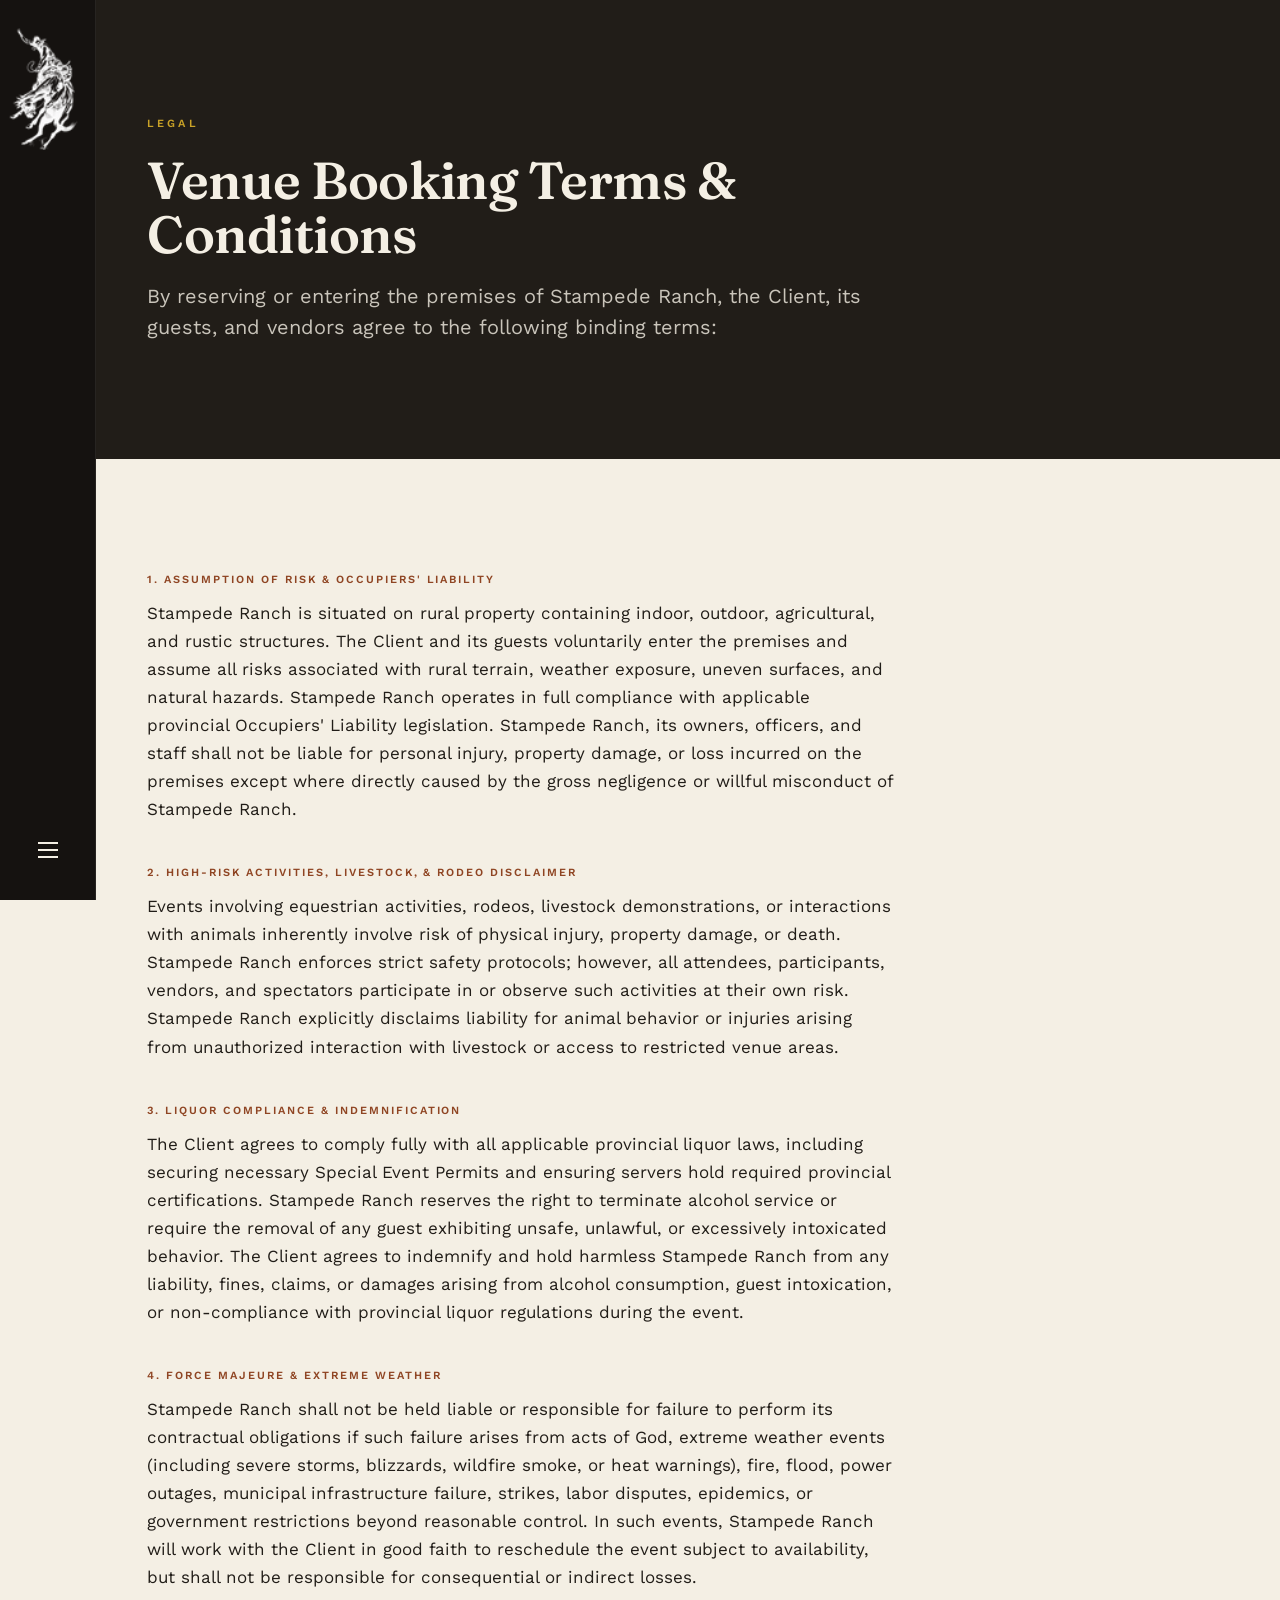
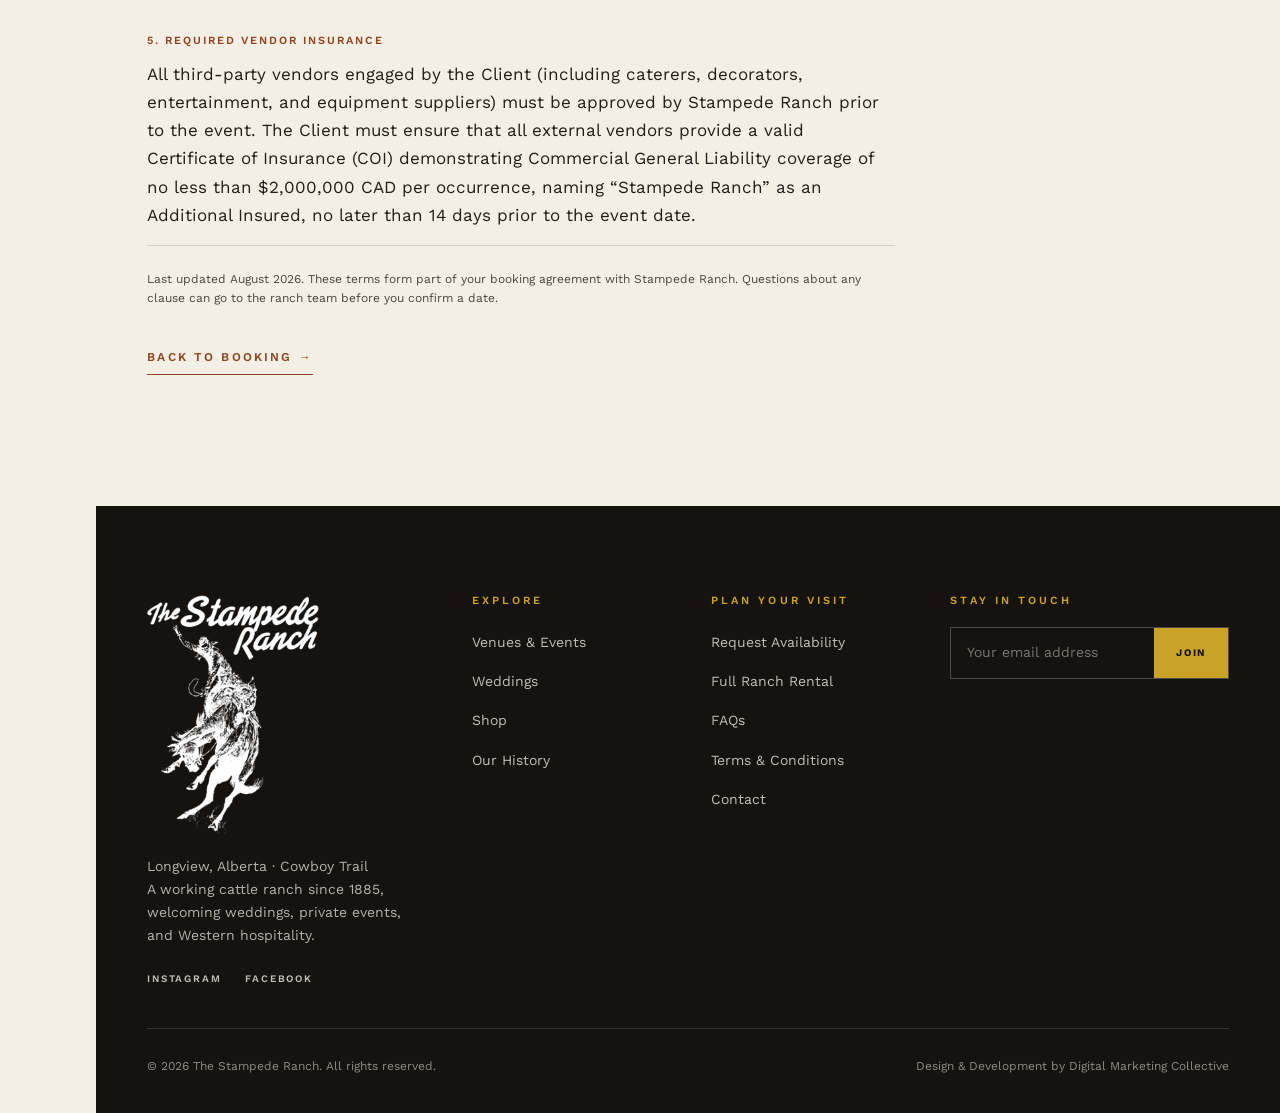
<file: terms.html>
<!DOCTYPE html>
<html lang="en-CA">
<head>
<meta charset="utf-8">
<meta name="viewport" content="width=device-width, initial-scale=1">
<title>Venue Booking Terms &amp; Conditions | The Stampede Ranch</title>
<meta name="description" content="The binding terms and conditions for booking a venue at The Stampede Ranch in Longview, Alberta: assumption of risk, livestock and rodeo activities, liquor compliance, force majeure, and required vendor insurance.">
<link rel="canonical" href="https://stampederanch.ca/terms">
<meta property="og:type" content="website">
<meta property="og:title" content="Venue Booking Terms &amp; Conditions | The Stampede Ranch">
<meta property="og:description" content="The binding terms for booking a venue at The Stampede Ranch.">
<meta property="og:image" content="https://stampederanch.ca/assets/logo/og-image.jpg">
<meta property="og:image:width" content="1200">
<meta property="og:image:height" content="630">
<meta name="twitter:card" content="summary_large_image">
<meta name="theme-color" content="#151210">
<link rel="preload" href="assets/fonts/fraunces-latin-600-normal.woff2" as="font" type="font/woff2" crossorigin>
<link rel="preload" href="assets/fonts/work-sans-latin-400-normal.woff2" as="font" type="font/woff2" crossorigin>
<link rel="stylesheet" href="assets/css/fonts.css?v=20260908a">
<link rel="icon" href="favicon.png" type="image/png">
<link rel="apple-touch-icon" href="assets/logo/apple-touch-icon.png">
<link rel="stylesheet" href="assets/css/main.css?v=20260908a">
</head>
<body>
<a class="skip-link" href="#main">Skip to content</a>

<aside class="rail">
  <a class="rail__mark" href="index.html">
    <img src="assets/logo/logo-mark-white-h96.png"
         srcset="assets/logo/logo-mark-white-h96.png 1x, assets/logo/logo-mark-white-h192.png 2x"
         alt="The Stampede Ranch home" width="66" height="96">
  </a>
  <button class="rail__toggle" data-menu-toggle aria-expanded="false" aria-controls="menu">
    <span></span><span></span><span></span>
    <span class="visually-hidden">Open menu</span>
  </button>
</aside>

<div class="topbar">
  <a class="topbar__mark" href="index.html">
    <img class="brand-mark" src="assets/logo/logo-mark-white-h96.png"
         srcset="assets/logo/logo-mark-white-h96.png 1x, assets/logo/logo-mark-white-h192.png 2x"
         alt="" width="66" height="96">
    <img class="brand-word" src="assets/logo/stampede-ranch-logo-white-mobile.png"
         alt="The Stampede Ranch home" width="240" height="92">
  </a>
  <button class="rail__toggle" data-menu-toggle aria-expanded="false" aria-controls="menu">
    <span></span><span></span><span></span>
    <span class="visually-hidden">Open menu</span>
  </button>
</div>

<div class="menu" id="menu" data-open="false" aria-hidden="true">
  <nav aria-label="Primary">
    <ul class="menu__list">
      <li><a href="index.html">Home</a></li>
      <li><a href="venues.html">Venues &amp; Events</a></li>
      <li><a href="weddings.html">Weddings</a></li>
      <li><a href="history.html">Our History</a></li>
      <li><a href="events.html">Upcoming Events</a></li>
      <li><a href="contact.html">Plan Your Visit</a></li>
    </ul>
  </nav>
  <div class="menu__aside">
    <img class="menu__logo" src="assets/logo/logo-lockup-white-260.png"
         srcset="assets/logo/logo-lockup-white-260.png 1x, assets/logo/logo-lockup-white-520.png 2x"
         alt="" width="260" height="360">
    <h3>The Ranch</h3>
    <p>Longview, Alberta · Cowboy Trail<br>One hour southwest of Calgary</p>
    <p><a href="contact.html" class="link-arrow link-arrow--light">Request availability →</a></p>
  </div>
</div>

<div class="shell">
<main id="main">

  <section class="section section--ink legal-head">
    <div class="wrap" data-reveal>
      <p class="eyebrow">Legal</p>
      <h1>Venue Booking Terms &amp; Conditions</h1>
      <p class="lead">By reserving or entering the premises of Stampede Ranch, the Client, its guests, and vendors agree to the following binding terms:</p>
    </div>
  </section>

  <section class="section">
    <div class="wrap">
      <div class="legal" data-reveal>
        <h2>1. ASSUMPTION OF RISK &amp; OCCUPIERS' LIABILITY</h2>
        <p>Stampede Ranch is situated on rural property containing indoor, outdoor, agricultural, and rustic structures. The Client and its guests voluntarily enter the premises and assume all risks associated with rural terrain, weather exposure, uneven surfaces, and natural hazards. Stampede Ranch operates in full compliance with applicable provincial Occupiers' Liability legislation. Stampede Ranch, its owners, officers, and staff shall not be liable for personal injury, property damage, or loss incurred on the premises except where directly caused by the gross negligence or willful misconduct of Stampede Ranch.</p>
        <h2>2. HIGH-RISK ACTIVITIES, LIVESTOCK, &amp; RODEO DISCLAIMER</h2>
        <p>Events involving equestrian activities, rodeos, livestock demonstrations, or interactions with animals inherently involve risk of physical injury, property damage, or death. Stampede Ranch enforces strict safety protocols; however, all attendees, participants, vendors, and spectators participate in or observe such activities at their own risk. Stampede Ranch explicitly disclaims liability for animal behavior or injuries arising from unauthorized interaction with livestock or access to restricted venue areas.</p>
        <h2>3. LIQUOR COMPLIANCE &amp; INDEMNIFICATION</h2>
        <p>The Client agrees to comply fully with all applicable provincial liquor laws, including securing necessary Special Event Permits and ensuring servers hold required provincial certifications. Stampede Ranch reserves the right to terminate alcohol service or require the removal of any guest exhibiting unsafe, unlawful, or excessively intoxicated behavior. The Client agrees to indemnify and hold harmless Stampede Ranch from any liability, fines, claims, or damages arising from alcohol consumption, guest intoxication, or non-compliance with provincial liquor regulations during the event.</p>
        <h2>4. FORCE MAJEURE &amp; EXTREME WEATHER</h2>
        <p>Stampede Ranch shall not be held liable or responsible for failure to perform its contractual obligations if such failure arises from acts of God, extreme weather events (including severe storms, blizzards, wildfire smoke, or heat warnings), fire, flood, power outages, municipal infrastructure failure, strikes, labor disputes, epidemics, or government restrictions beyond reasonable control. In such events, Stampede Ranch will work with the Client in good faith to reschedule the event subject to availability, but shall not be responsible for consequential or indirect losses.</p>
        <h2>5. REQUIRED VENDOR INSURANCE</h2>
        <p>All third-party vendors engaged by the Client (including caterers, decorators, entertainment, and equipment suppliers) must be approved by Stampede Ranch prior to the event. The Client must ensure that all external vendors provide a valid Certificate of Insurance (COI) demonstrating Commercial General Liability coverage of no less than $2,000,000 CAD per occurrence, naming &ldquo;Stampede Ranch&rdquo; as an Additional Insured, no later than 14 days prior to the event date.</p>

        <p class="legal__meta">Last updated August 2026. These terms form part of your booking agreement with
          Stampede Ranch. Questions about any clause can go to the ranch team before you confirm a date.</p>
        <p style="margin-top:2rem"><a class="link-arrow" href="venues.html#availability">Back to booking &rarr;</a></p>
      </div>
    </div>
  </section>

</main>

<footer class="footer">
  <div class="wrap footer__grid">
    <div>
      <h2 class="visually-hidden">The Stampede Ranch</h2>
      <img class="footer__logo" src="assets/logo/logo-lockup-white-260.png"
           srcset="assets/logo/logo-lockup-white-260.png 1x, assets/logo/logo-lockup-white-520.png 2x"
           alt="The Stampede Ranch" width="260" height="360">
      <p style="font-size:.875rem">Longview, Alberta · Cowboy Trail<br>
        A working cattle ranch since 1885, welcoming weddings, private events, and Western hospitality.</p>
      <div class="footer__social">
        <a href="https://www.instagram.com/thestampederanch" rel="noopener">Instagram</a>
        <a href="https://www.facebook.com/thestampederanch" rel="noopener">Facebook</a>
      </div>
    </div>
    <div>
      <h3>Explore</h3>
      <ul>
        <li><a href="venues.html">Venues &amp; Events</a></li>
        <li><a href="weddings.html">Weddings</a></li>
        <li><a href="index.html#shop">Shop</a></li>
        <li><a href="history.html">Our History</a></li>
      </ul>
    </div>
    <div>
      <h3>Plan Your Visit</h3>
      <ul>
        <li><a href="contact.html">Request Availability</a></li>
        <li><a href="weddings.html">Full Ranch Rental</a></li>
        <li><a href="contact.html#faq">FAQs</a></li>
        <li><a href="terms.html">Terms &amp; Conditions</a></li>
        <li><a href="contact.html">Contact</a></li>
      </ul>
    </div>
    <div>
      <h3>Stay in Touch</h3>
      <form class="footer__signup" data-demo-form data-form-type="newsletter">
        <div class="footer__signup__row">
          <label class="visually-hidden" for="footer-email">Your email address</label>
          <input id="footer-email" type="email" name="email" placeholder="Your email address" required>
          <button type="submit">Join</button>
        </div>
        <div class="hp-field" aria-hidden="true">
          <label for="footer-website">Leave this field empty</label>
          <input type="text" id="footer-website" name="website" tabindex="-1" autocomplete="off">
        </div>
        <input type="hidden" name="_ts" data-form-ts value="">
        <div class="cf-turnstile" data-form-turnstile></div>
      </form>
      <p role="status" data-form-status hidden style="margin-top:1rem;font-size:.75rem"></p>
    </div>
  </div>
  <div class="wrap footer__base">
    <span>© <span data-year>2026</span> The Stampede Ranch. All rights reserved.</span>
    <span>Design &amp; Development by Digital Marketing Collective</span>
  </div>
</footer>
</div>

<script>window.onTurnstileLoad = function () { window.__turnstileApiReady = true; if (typeof window.__turnstileRenderAll === "function") { window.__turnstileRenderAll(); } };</script>
<script src="https://challenges.cloudflare.com/turnstile/v0/api.js?onload=onTurnstileLoad" async defer></script>
<script src="assets/js/main.js?v=20260908a" defer></script>
</body>
</html>
</file>
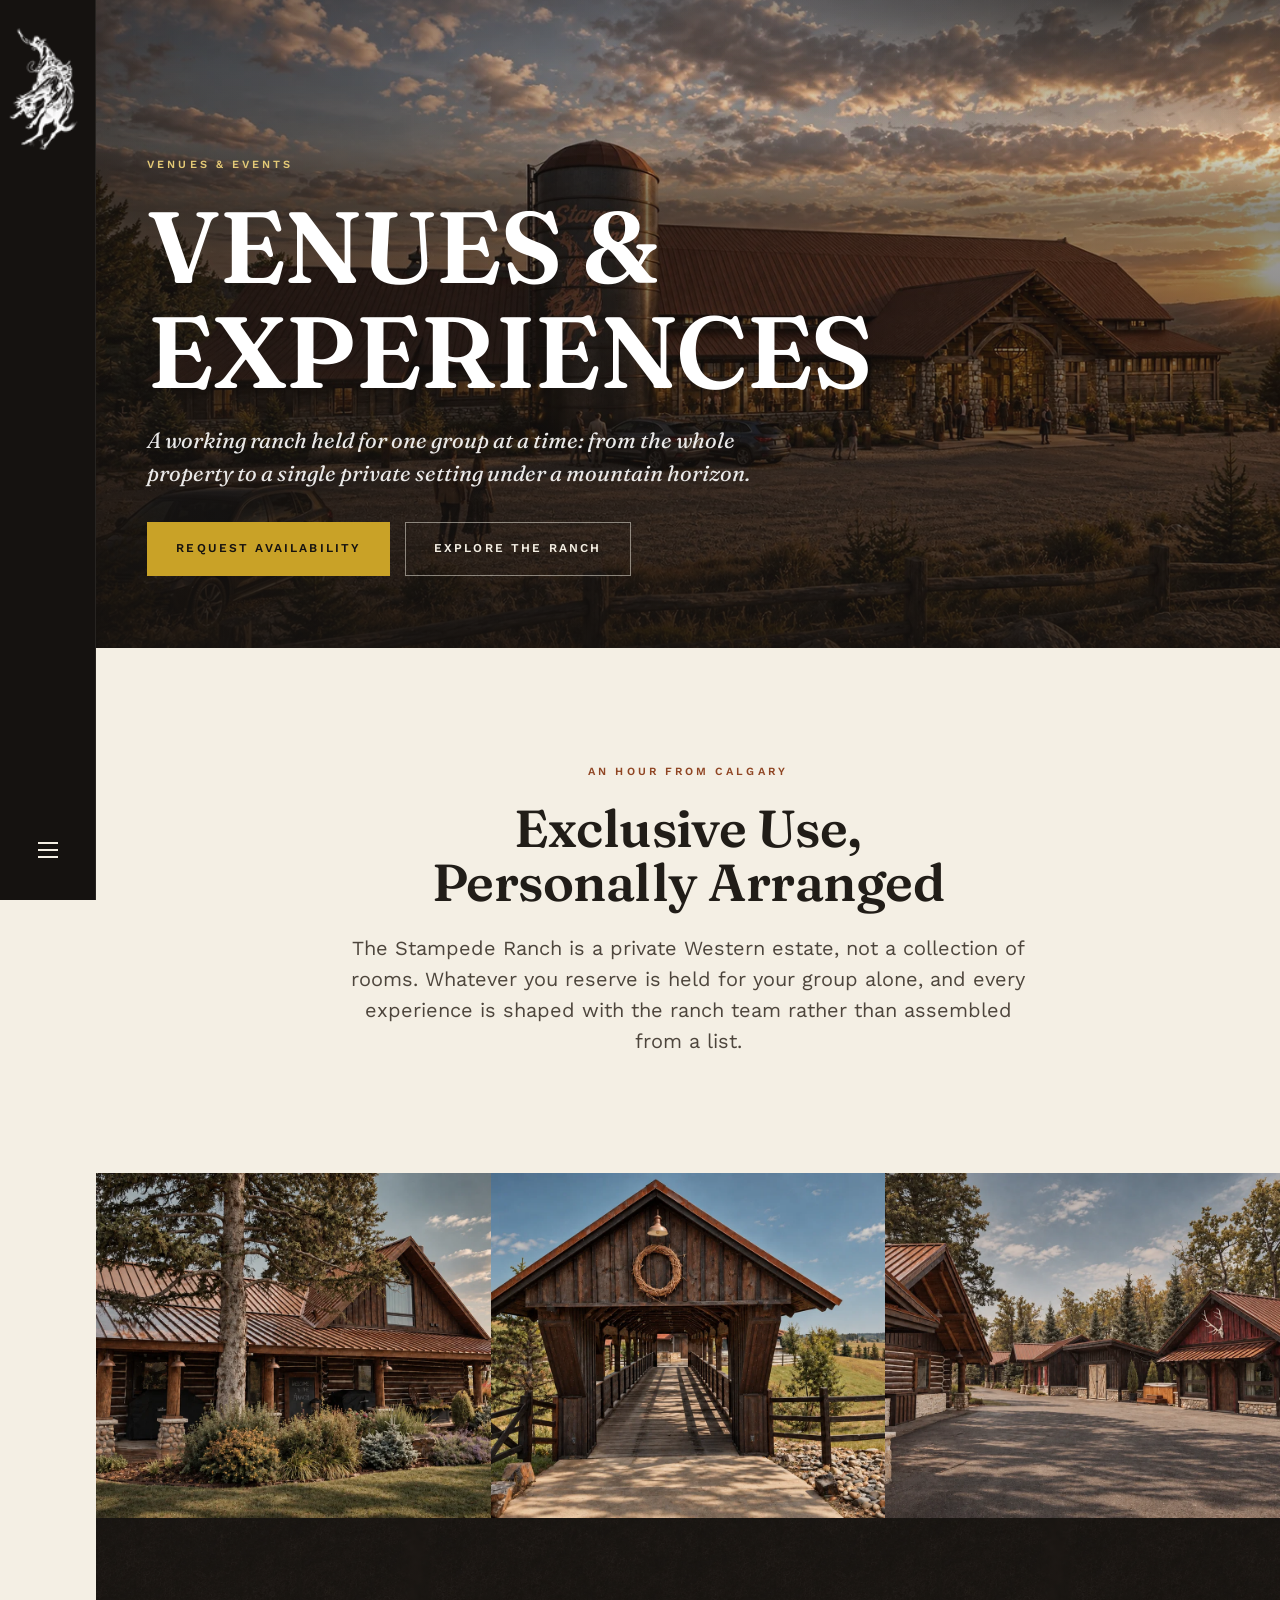
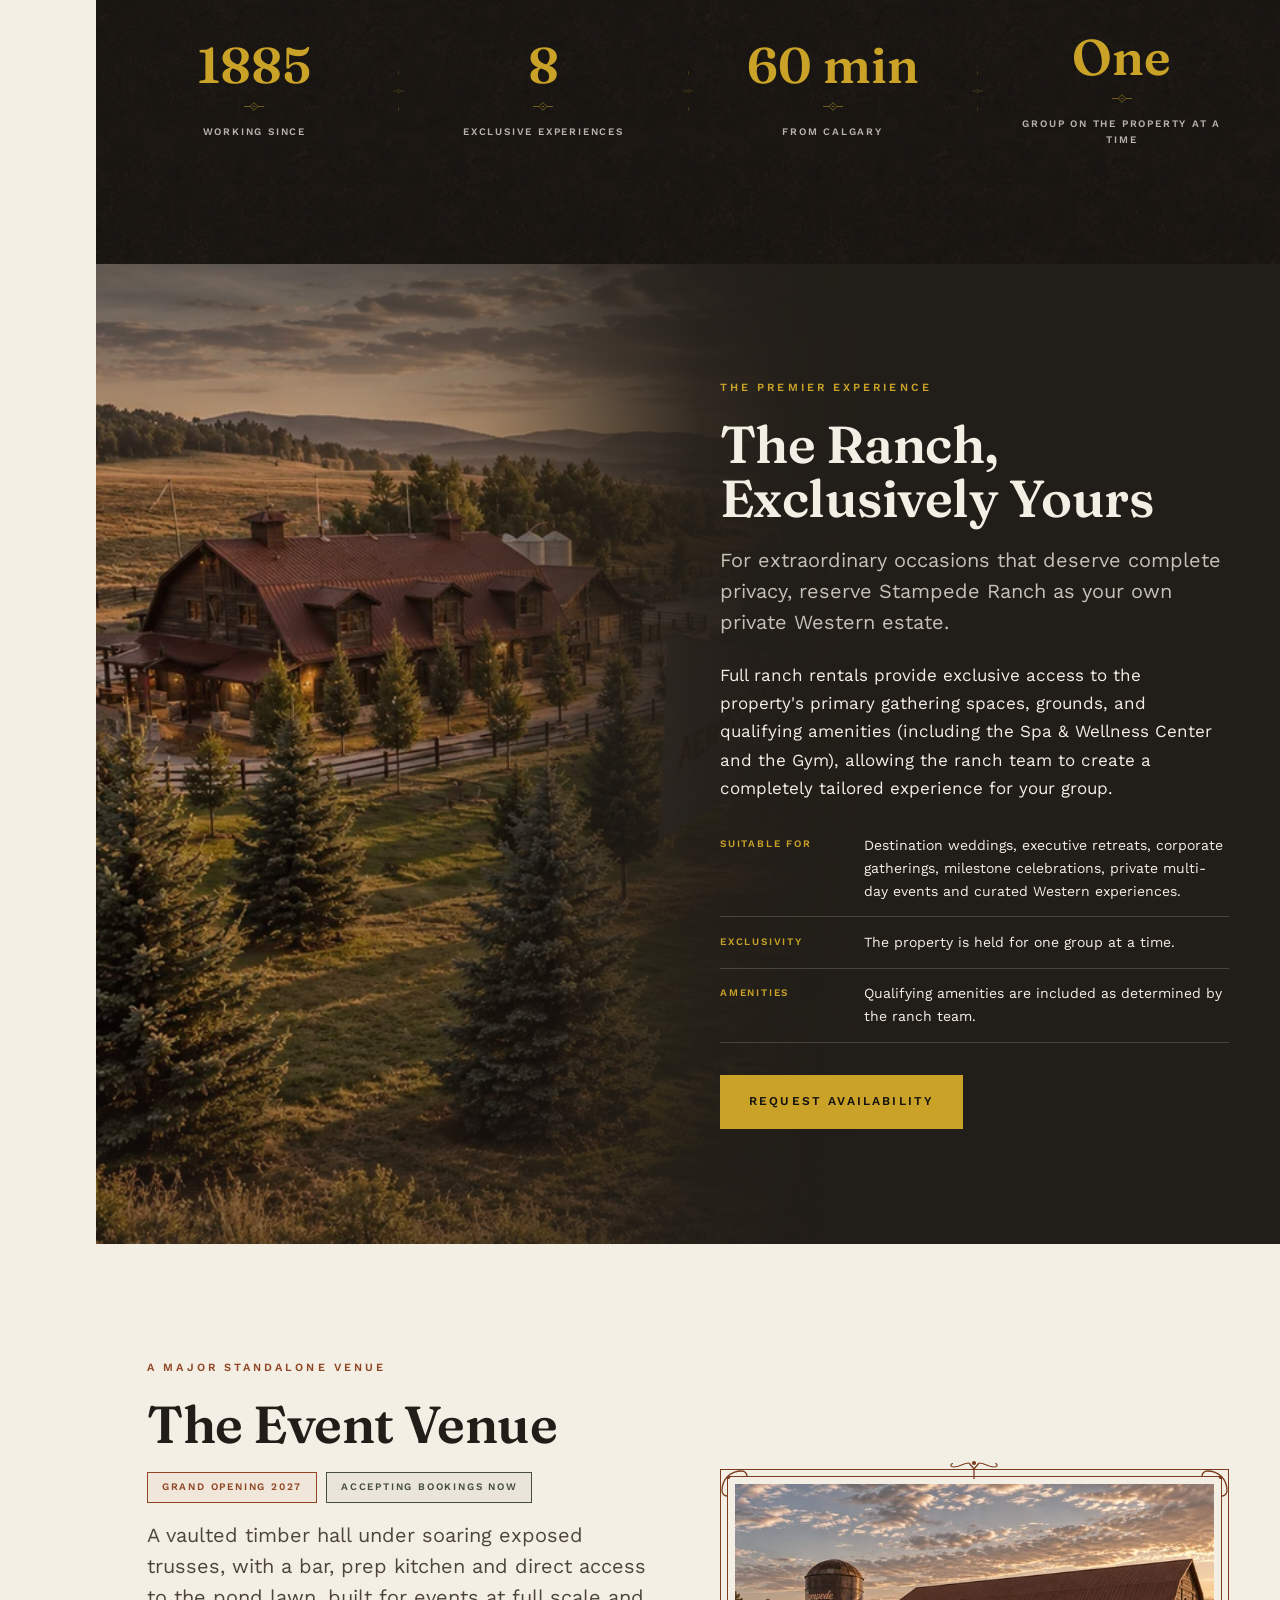
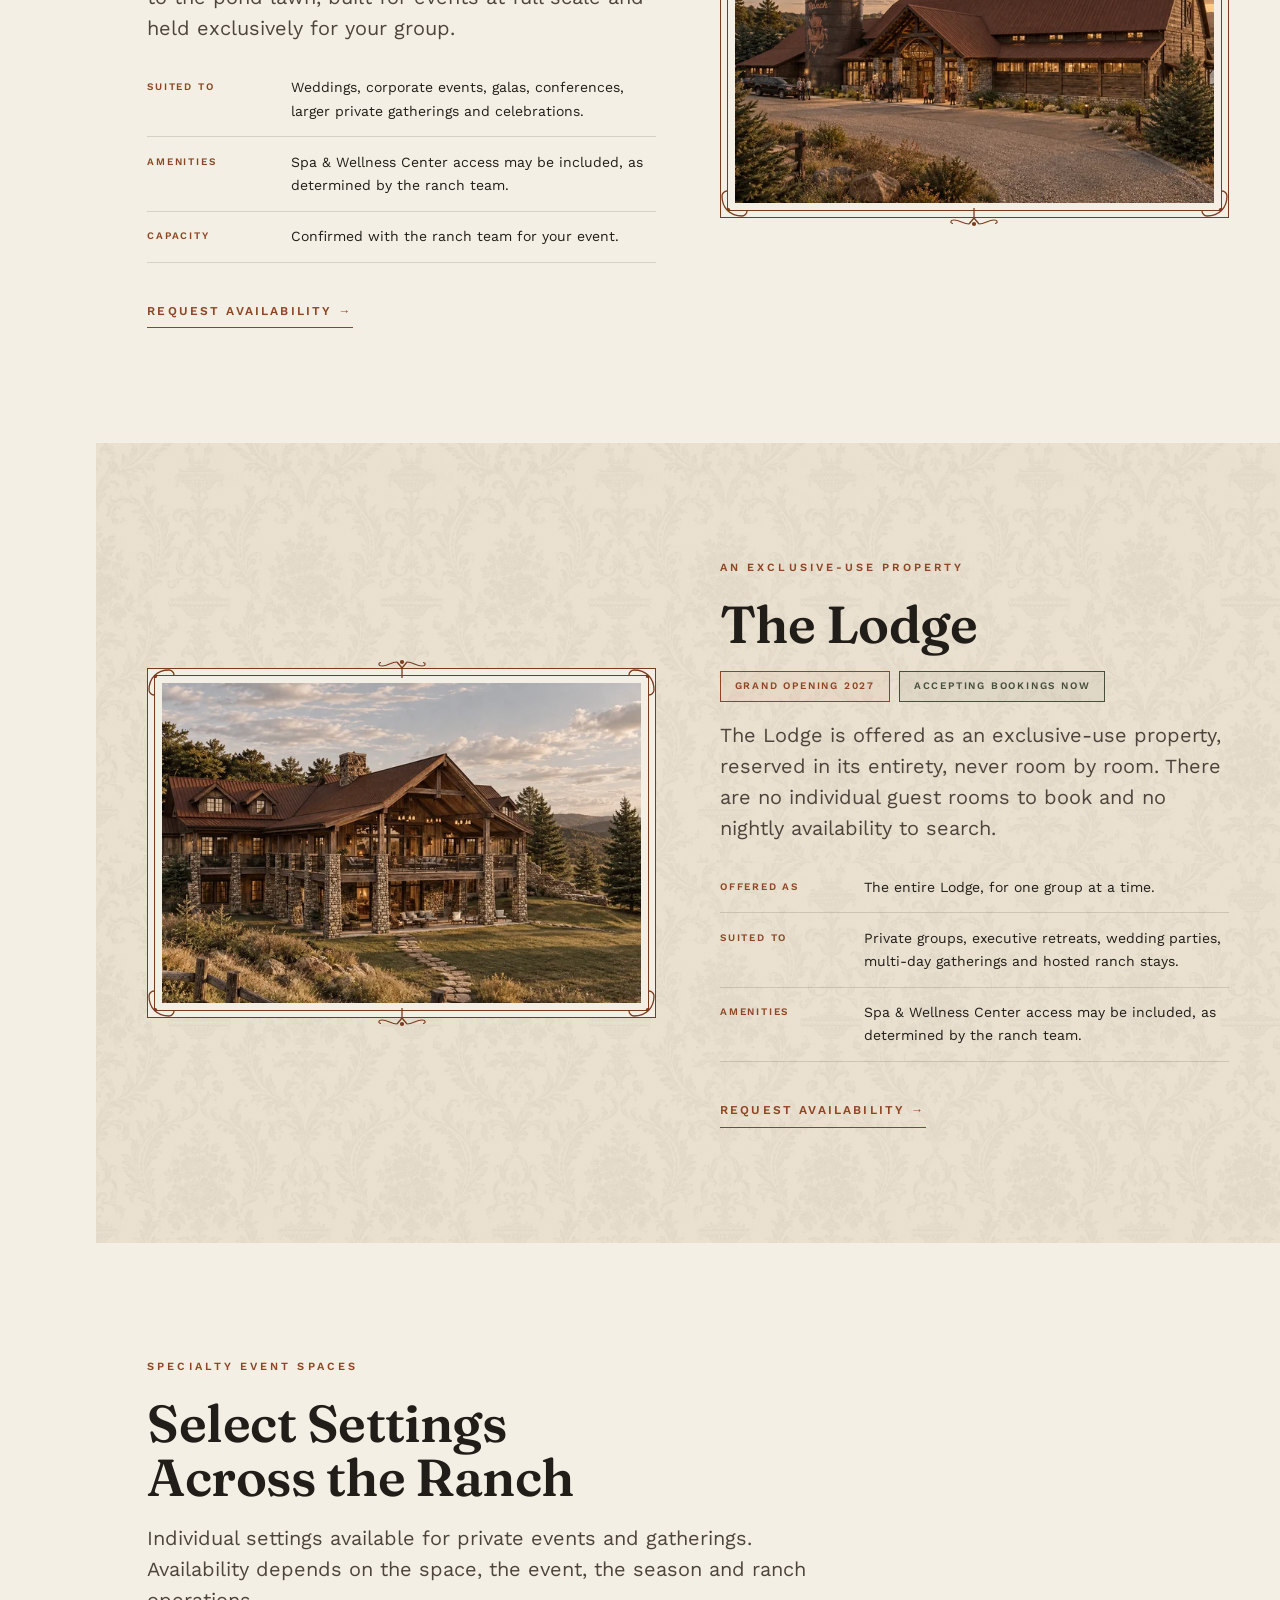
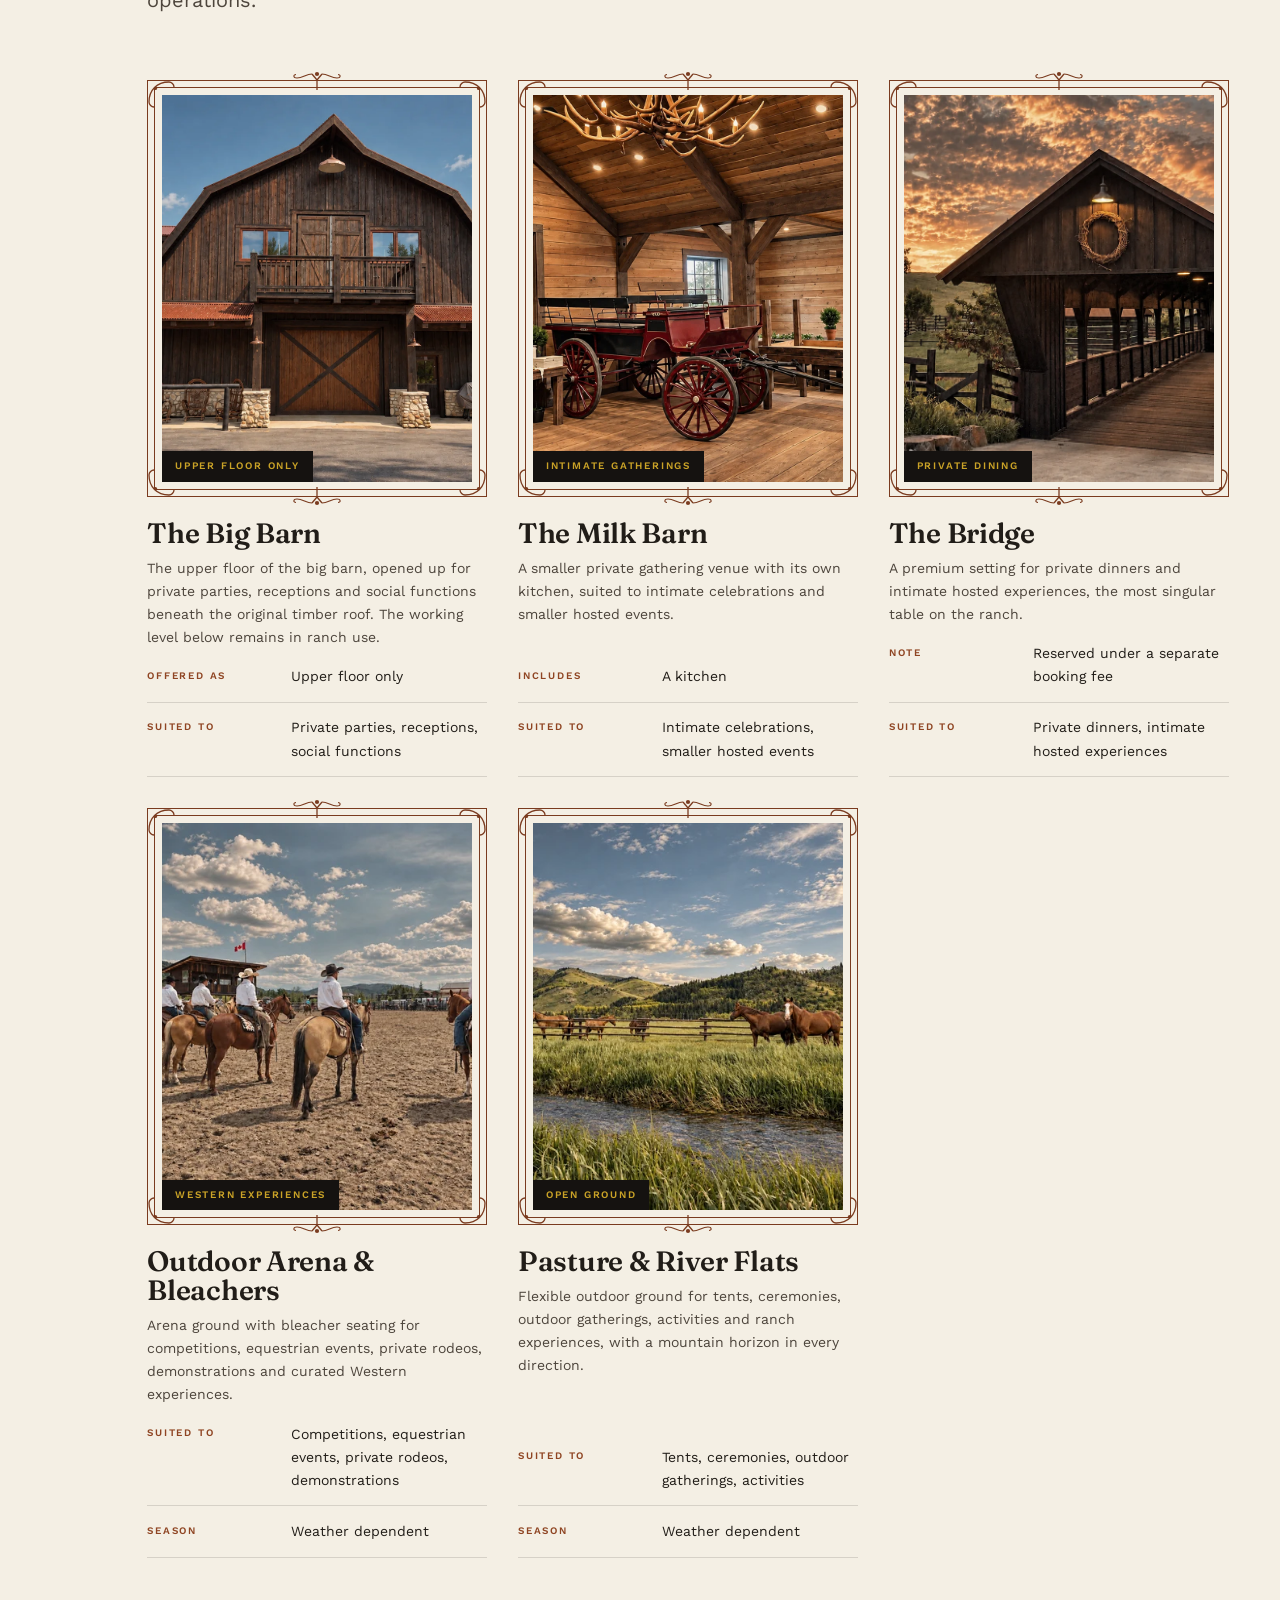
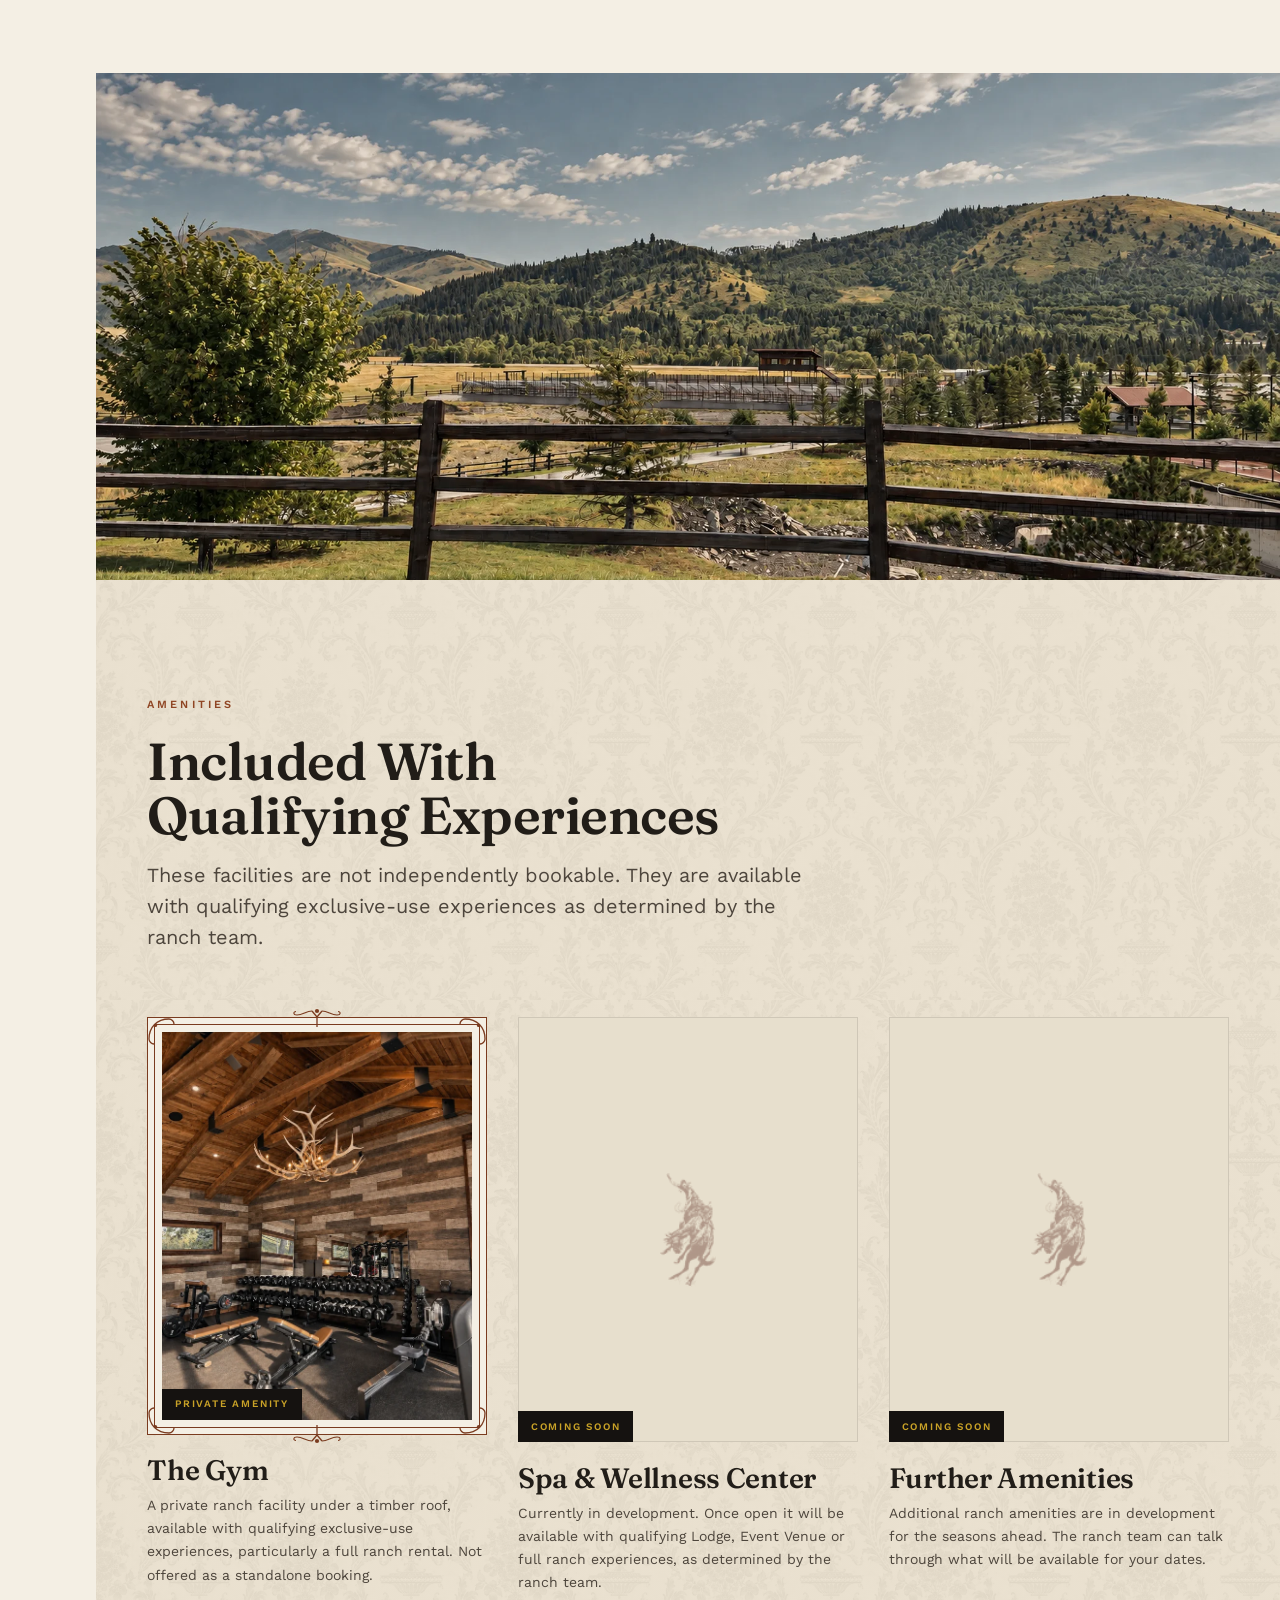
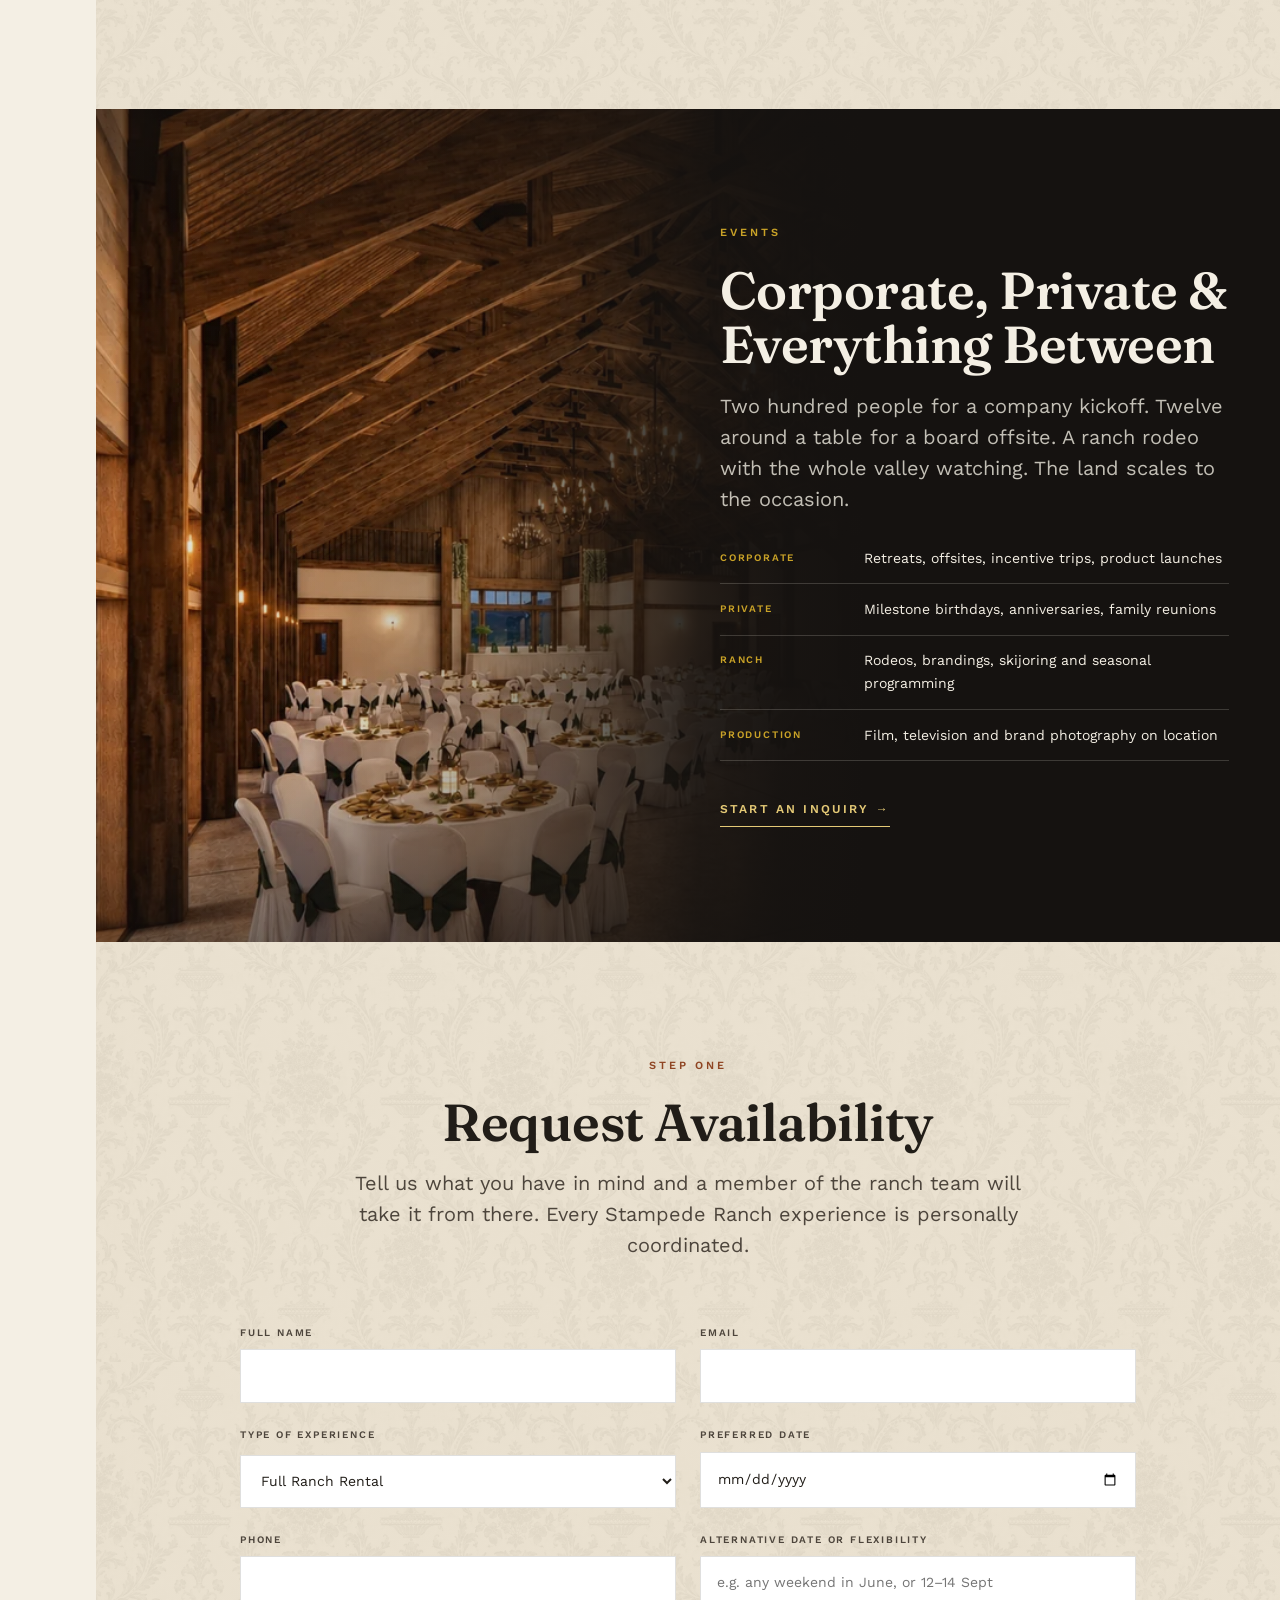
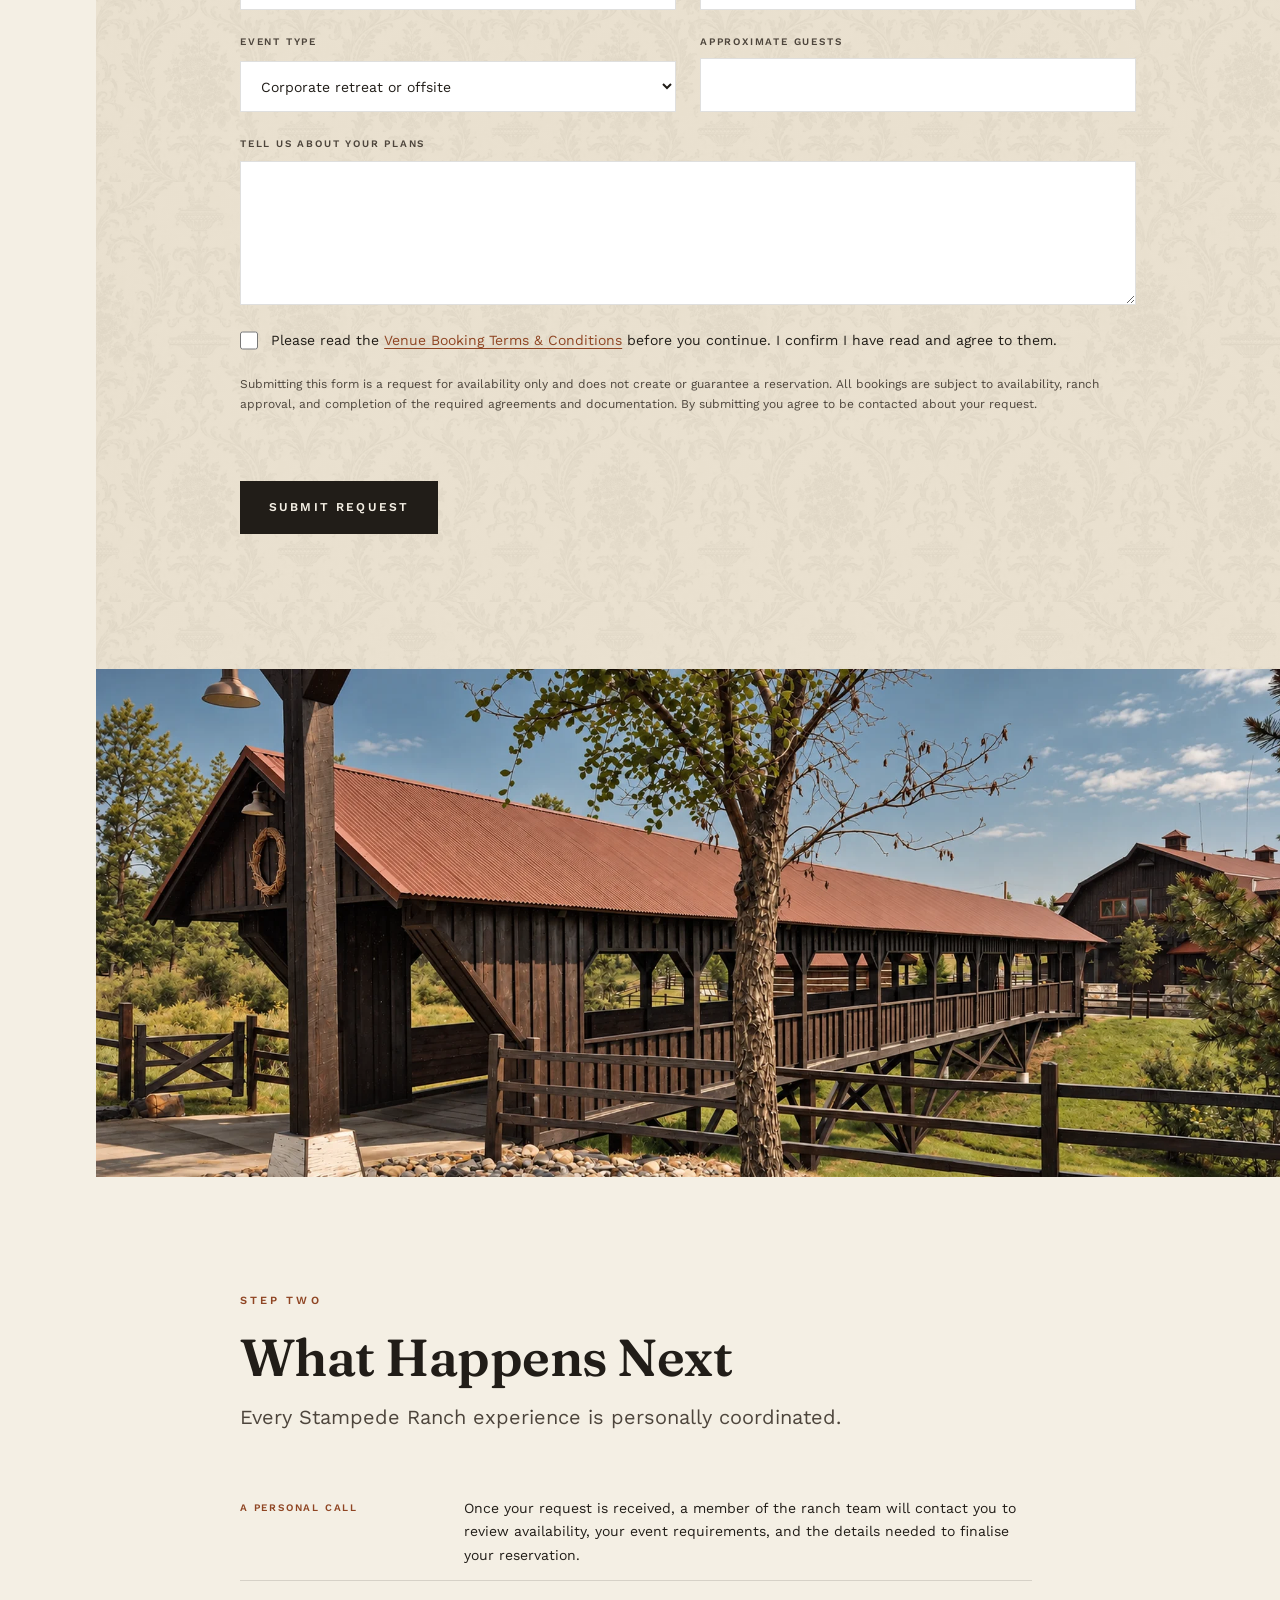
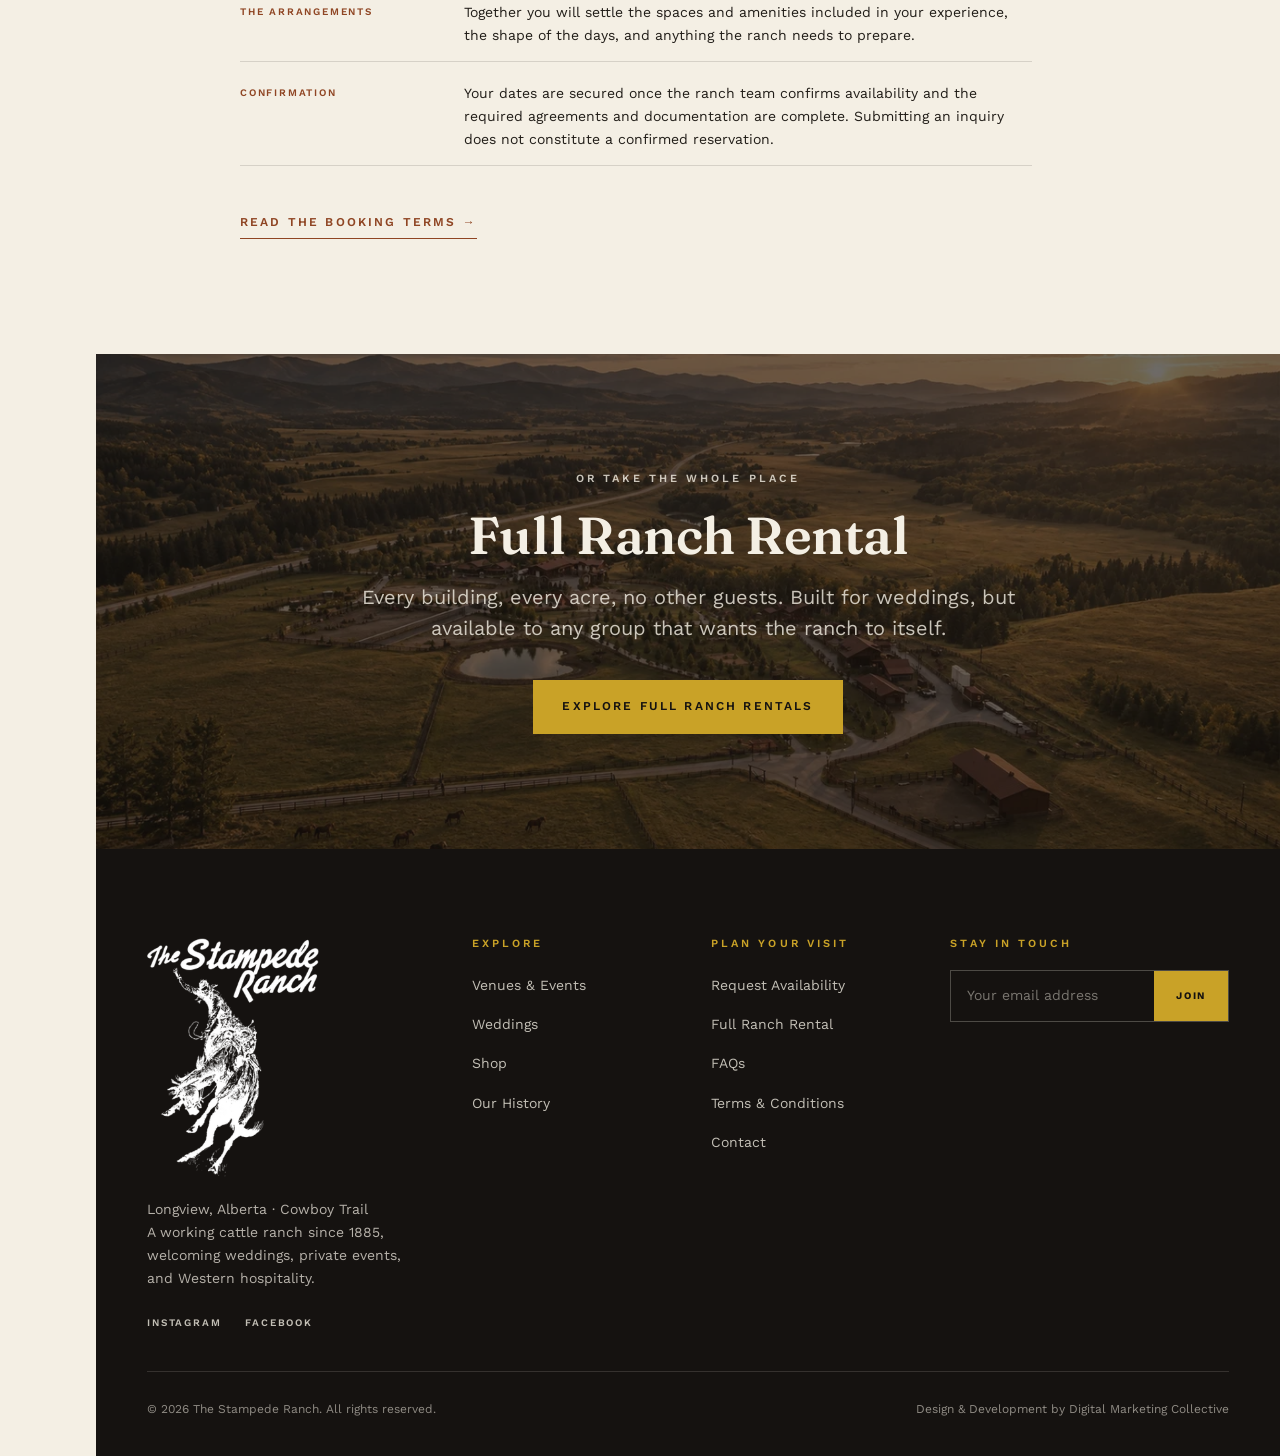
<file: venues.html>
<!DOCTYPE html>
<html lang="en-CA">
<head>
<meta charset="utf-8">
<meta name="viewport" content="width=device-width, initial-scale=1">
<title>Venues &amp; Events: The Stampede Ranch | Longview, Alberta</title>
<meta name="description" content="Exclusive-use venues at The Stampede Ranch in Longview, Alberta: full ranch rentals, the Event Venue, the whole Lodge, and select specialty spaces for weddings, corporate events and private gatherings. Every experience is personally arranged with the ranch team.">
<link rel="canonical" href="https://stampederanch.ca/venues">
<meta property="og:type" content="website">
<meta property="og:title" content="Venues &amp; Events | The Stampede Ranch">
<meta property="og:description" content="Buildings, grounds and gathering spaces across 135 years of Alberta ranch land.">
<meta property="og:image" content="https://stampederanch.ca/assets/logo/og-image.jpg">
<meta property="og:image:width" content="1200">
<meta property="og:image:height" content="630">
<meta name="twitter:card" content="summary_large_image">
<meta name="theme-color" content="#151210">
<link rel="preload" href="assets/fonts/fraunces-latin-600-normal.woff2" as="font" type="font/woff2" crossorigin>
<link rel="preload" href="assets/fonts/work-sans-latin-400-normal.woff2" as="font" type="font/woff2" crossorigin>
<link rel="stylesheet" href="assets/css/fonts.css?v=20260908a">
<link rel="icon" href="favicon.png" type="image/png">
<link rel="apple-touch-icon" href="assets/logo/apple-touch-icon.png">
<link rel="stylesheet" href="assets/css/main.css?v=20260908a">
</head>
<body class="page-wallpaper">
<a class="skip-link" href="#main">Skip to content</a>

<aside class="rail">
  <a class="rail__mark" href="index.html">
    <img src="assets/logo/logo-mark-white-h96.png"
         srcset="assets/logo/logo-mark-white-h96.png 1x, assets/logo/logo-mark-white-h192.png 2x"
         alt="The Stampede Ranch home" width="66" height="96">
  </a>
  <button class="rail__toggle" data-menu-toggle aria-expanded="false" aria-controls="menu">
    <span></span><span></span><span></span>
    <span class="visually-hidden">Open menu</span>
  </button>
</aside>

<div class="topbar">
  <a class="topbar__mark" href="index.html">
    <img class="brand-mark" src="assets/logo/logo-mark-white-h96.png"
         srcset="assets/logo/logo-mark-white-h96.png 1x, assets/logo/logo-mark-white-h192.png 2x"
         alt="" width="66" height="96">
    <img class="brand-word" src="assets/logo/stampede-ranch-logo-white-mobile.png"
         alt="The Stampede Ranch home" width="240" height="92">
  </a>
  <button class="rail__toggle" data-menu-toggle aria-expanded="false" aria-controls="menu">
    <span></span><span></span><span></span>
    <span class="visually-hidden">Open menu</span>
  </button>
</div>

<div class="menu" id="menu" data-open="false" aria-hidden="true">
  <nav aria-label="Primary">
    <ul class="menu__list">
      <li><a href="index.html">Home</a></li>
      <li><a href="venues.html">Venues &amp; Events</a></li>
      <li><a href="weddings.html">Weddings</a></li>
      <li><a href="history.html">Our History</a></li>
      <li><a href="events.html">Upcoming Events</a></li>
      <li><a href="contact.html">Plan Your Visit</a></li>
    </ul>
  </nav>
  <div class="menu__aside">
    <img class="menu__logo" src="assets/logo/logo-lockup-white-260.png"
         srcset="assets/logo/logo-lockup-white-260.png 1x, assets/logo/logo-lockup-white-520.png 2x"
         alt="" width="260" height="360">
    <h3>The Ranch</h3>
    <p>Longview, Alberta · Cowboy Trail<br>One hour southwest of Calgary</p>
    <p><a href="contact.html" class="link-arrow link-arrow--light">Request availability →</a></p>
  </div>
</div>

<div class="shell">
<main id="main">
    <!-- Shared sprite for the Western ornament system (reused site-wide from the
         homepage implementation: photo frames, rule dividers). Defined once per
         page; referenced via <use>. Purely decorative, hidden from assistive tech. -->
    <svg width="0" height="0" style="position:absolute" aria-hidden="true" focusable="false">
      <defs>
        <symbol id="frame-corner" viewBox="0 0 30 30" fill="none">
          <path d="M2 22 C2 10 10 2 22 2" stroke="currentColor" stroke-width="1.3"/>
          <path d="M2 22 C2 24.5 4.5 27 7 27" stroke="currentColor" stroke-width="1.3"/>
          <path d="M22 2 C24.5 2 27 4.5 27 7" stroke="currentColor" stroke-width="1.3"/>
          <circle cx="8.5" cy="8.5" r="1.6" fill="currentColor"/>
        </symbol>
        <symbol id="frame-flourish" viewBox="0 0 68 22" fill="none">
          <path d="M34 20 L34 10" stroke="currentColor" stroke-width="1.3"/>
          <path d="M34 10 L29 4" stroke="currentColor" stroke-width="1.3"/>
          <path d="M34 10 L39 4" stroke="currentColor" stroke-width="1.3"/>
          <path d="M29 4 C23 4 20 8 14 8 C10 8 10 4.5 13 4.5" stroke="currentColor" stroke-width="1.1"/>
          <path d="M39 4 C45 4 48 8 54 8 C58 8 58 4.5 55 4.5" stroke="currentColor" stroke-width="1.1"/>
          <circle cx="34" cy="4" r="2.1" fill="currentColor"/>
        </symbol>
        <symbol id="rule-ornament" viewBox="0 0 26 14" fill="none">
          <path d="M0 7 H8" stroke="currentColor" stroke-width="1.1"/>
          <path d="M18 7 H26" stroke="currentColor" stroke-width="1.1"/>
          <path d="M13 2 L18 7 L13 12 L8 7 Z" stroke="currentColor" stroke-width="1.1"/>
          <circle cx="13" cy="7" r="1.1" fill="currentColor"/>
        </symbol>
      </defs>
    </svg>


  <section class="hero hero--short">
    <div class="hero__media">
      <picture>
        <source type="image/webp" srcset="assets/img/render-arrival-1280.webp 1280w, assets/img/render-arrival-1920.webp 1920w" sizes="100vw">
        <img src="assets/img/render-arrival-1280.jpg" alt="Architectural rendering of guests arriving at the new Event Venue, silo and stone entry beyond" width="1920" height="1058" fetchpriority="high">
      </picture>
    </div>
    <div class="hero__scrim"></div>
    <div class="hero__inner">
      <p class="eyebrow">Venues &amp; Events</p>
      <h1 class="display">Venues &amp;<br>Experiences</h1>
      <p class="hero__sub lead-italic">A working ranch held for one group at a time: from the whole property to a single private setting under a mountain horizon.</p>
      <div class="hero__actions">
        <a class="btn btn--gold" href="#availability">Request Availability</a>
        <a class="btn btn--ghost" href="#full-ranch">Explore the Ranch</a>
      </div>
    </div>
  </section>

  <!-- INTRO -->
  <section class="section">
    <div class="wrap story measure center" data-reveal>
      <p class="eyebrow">An Hour From Calgary</p>
      <h2>Exclusive Use,<br class="br-desktop"> Personally Arranged</h2>
      <p class="lead">The Stampede Ranch is a private Western estate, not a collection of rooms. Whatever you
        reserve is held for your group alone, and every experience is shaped with the ranch team rather than
        assembled from a list.</p>
    </div>
  </section>

  <!-- Real property photography: three existing ranch buildings, not
       renderings. Purely visual, no copy, no labels (structures not
       identified). Reuses the same 3-image strip component as the
       homepage's aerial strip. -->
  <section class="section section--flush">
    <div class="strip">
      <figure>
        <picture>
          <source type="image/webp" srcset="assets/img/venue-property-welcome-cabin-960.webp 960w, assets/img/venue-property-welcome-cabin-1920.webp 1920w" sizes="(max-width: 860px) 100vw, 33vw">
          <img src="assets/img/venue-property-welcome-cabin-1920.jpg" alt="A log ranch building with a covered porch, mature pine, and a hand-lettered welcome sign" loading="lazy">
        </picture>
      </figure>
      <figure>
        <picture>
          <source type="image/webp" srcset="assets/img/venue-property-bridge-interior-960.webp 960w, assets/img/venue-property-bridge-interior-1920.webp 1920w" sizes="(max-width: 860px) 100vw, 33vw">
          <img src="assets/img/venue-property-bridge-interior-1920.jpg" alt="The covered timber walkway entrance, hung with a wreath, framed by fenced pasture" loading="lazy">
        </picture>
      </figure>
      <figure>
        <picture>
          <source type="image/webp" srcset="assets/img/venue-property-cabin-row-960.webp 960w, assets/img/venue-property-cabin-row-1920.webp 1920w" sizes="(max-width: 860px) 100vw, 33vw">
          <img src="assets/img/venue-property-cabin-row-1920.jpg" alt="A row of existing timber ranch cabins along a shaded drive, red-doored cabin at right" loading="lazy">
        </picture>
      </figure>
    </div>
  </section>

  <!-- STATS -->
  <!-- "heritage-timeline" reused for its dark-brown texture background only. -->
  <section class="section section--ink heritage-timeline">
    <div class="wrap stats stats--heritage" data-reveal>
      <div>
        <span>1885</span>
        <svg class="stats__ornament" aria-hidden="true" focusable="false"><use href="#rule-ornament"/></svg>
        <small>Working since</small>
      </div>
      <div class="stats__sep" aria-hidden="true">
        <svg class="stats__sep-ornament" focusable="false"><use href="#rule-ornament"/></svg>
      </div>
      <div>
        <span>8</span>
        <svg class="stats__ornament" aria-hidden="true" focusable="false"><use href="#rule-ornament"/></svg>
        <small>Exclusive experiences</small>
      </div>
      <div class="stats__sep" aria-hidden="true">
        <svg class="stats__sep-ornament" focusable="false"><use href="#rule-ornament"/></svg>
      </div>
      <div>
        <span>60&nbsp;min</span>
        <svg class="stats__ornament" aria-hidden="true" focusable="false"><use href="#rule-ornament"/></svg>
        <small>From Calgary</small>
      </div>
      <div class="stats__sep" aria-hidden="true">
        <svg class="stats__sep-ornament" focusable="false"><use href="#rule-ornament"/></svg>
      </div>
      <div>
        <span>One</span>
        <svg class="stats__ornament" aria-hidden="true" focusable="false"><use href="#rule-ornament"/></svg>
        <small>Group on the property at a time</small>
      </div>
    </div>
  </section>

  <!-- ============================ FULL RANCH RENTAL ============================ -->
  <!-- full-bleed scene fading into this section's own colour; the stats bar above
       is a separate section and keeps its solid background -->
  <section class="section section--ink section--immersive" id="full-ranch">

    <div class="immersive__media">
      <picture>
        <source type="image/webp" srcset="assets/img/official-ranch-aerial-pond-640.webp 640w, assets/img/official-ranch-aerial-pond-1280.webp 1280w, assets/img/official-ranch-aerial-pond-1920.webp 1920w" sizes="100vw">
        <img src="assets/img/official-ranch-aerial-pond-1280.jpg" alt="The ranch lodge and grounds at sunrise, a vintage Aermotor windmill in the foreground" loading="lazy" width="1280" height="720">
      </picture>
    </div>
    <div class="immersive__veil" aria-hidden="true"></div>
    <div class="wrap immersive__inner">
      <div class="immersive__content" data-reveal data-reveal-delay="120">
        <p class="eyebrow eyebrow--gold">The Premier Experience</p>
        <h2>The Ranch, Exclusively Yours</h2>
        <p class="lead">For extraordinary occasions that deserve complete privacy, reserve Stampede Ranch as your own
          private Western estate.</p>
        <p>Full ranch rentals provide exclusive access to the property's primary gathering spaces, grounds, and
          qualifying amenities (including the Spa &amp; Wellness Center and the Gym), allowing the ranch team to
          create a completely tailored experience for your group.</p>
        <ul class="facts">
          <li><b>Suitable for</b><span>Destination weddings, executive retreats, corporate gatherings, milestone
            celebrations, private multi-day events and curated Western experiences.</span></li>
          <li><b>Exclusivity</b><span>The property is held for one group at a time.</span></li>
          <li><b>Amenities</b><span>Qualifying amenities are included as determined by the ranch team.</span></li>
        </ul>
        <p style="margin-top:2rem"><a class="btn btn--gold" href="#availability">Request Availability</a></p>
      </div>
    </div>
  </section>

  <!-- ============================ THE EVENT VENUE ============================ -->
  <section class="section" id="event-venue">
    <div class="wrap split split--flip">
      <div class="split__media" data-reveal>
        <div class="card__frame">
          <svg class="frame-corner frame-corner--tl" aria-hidden="true" focusable="false"><use href="#frame-corner"/></svg>
          <svg class="frame-corner frame-corner--tr" aria-hidden="true" focusable="false"><use href="#frame-corner"/></svg>
          <svg class="frame-corner frame-corner--bl" aria-hidden="true" focusable="false"><use href="#frame-corner"/></svg>
          <svg class="frame-corner frame-corner--br" aria-hidden="true" focusable="false"><use href="#frame-corner"/></svg>
          <svg class="frame-flourish frame-flourish--top" aria-hidden="true" focusable="false"><use href="#frame-flourish"/></svg>
          <svg class="frame-flourish frame-flourish--bottom" aria-hidden="true" focusable="false"><use href="#frame-flourish"/></svg>
          <picture>
            <source type="image/webp" srcset="assets/img/render-event-barn-640.webp 640w, assets/img/render-event-barn-1280.webp 1280w" sizes="(max-width: 860px) 92vw, 46vw">
            <img src="assets/img/render-event-barn-1280.jpg" alt="Architectural rendering of the Event Venue exterior with silo and stone base" loading="lazy" width="1280" height="705">
          </picture>
        </div>
      </div>
      <div data-reveal data-reveal-delay="120">
        <p class="eyebrow">A Major Standalone Venue</p>
        <h2>The Event Venue</h2>
        <div class="venue-status">
          <span class="venue-status__badge venue-status__badge--opening">Grand Opening 2027</span>
          <span class="venue-status__badge venue-status__badge--booking">Accepting Bookings Now</span>
        </div>
        <p class="lead">A vaulted timber hall under soaring exposed trusses, with a bar, prep kitchen and direct
          access to the pond lawn, built for events at full scale and held exclusively for your group.</p>
        <ul class="facts">
          <li><b>Suited to</b><span>Weddings, corporate events, galas, conferences, larger private gatherings and
            celebrations.</span></li>
          <li><b>Amenities</b><span>Spa &amp; Wellness Center access may be included, as determined by the ranch team.</span></li>
          <li><b>Capacity</b><span>Confirmed with the ranch team for your event.</span></li>
        </ul>
        <p style="margin-top:2rem"><a class="link-arrow" href="#availability">Request Availability &rarr;</a></p>
      </div>
    </div>
  </section>

  <!-- ============================ THE LODGE ============================ -->
  <section class="section section--cream" id="lodge">
    <div class="wrap split">
      <div class="split__media" data-reveal>
        <div class="card__frame">
          <svg class="frame-corner frame-corner--tl" aria-hidden="true" focusable="false"><use href="#frame-corner"/></svg>
          <svg class="frame-corner frame-corner--tr" aria-hidden="true" focusable="false"><use href="#frame-corner"/></svg>
          <svg class="frame-corner frame-corner--bl" aria-hidden="true" focusable="false"><use href="#frame-corner"/></svg>
          <svg class="frame-corner frame-corner--br" aria-hidden="true" focusable="false"><use href="#frame-corner"/></svg>
          <svg class="frame-flourish frame-flourish--top" aria-hidden="true" focusable="false"><use href="#frame-flourish"/></svg>
          <svg class="frame-flourish frame-flourish--bottom" aria-hidden="true" focusable="false"><use href="#frame-flourish"/></svg>
          <picture>
            <source type="image/webp" srcset="assets/img/render-lodge-arrival-640.webp 640w, assets/img/render-lodge-arrival-1280.webp 1280w" sizes="(max-width: 860px) 92vw, 46vw">
            <img src="assets/img/render-lodge-arrival-1280.jpg" alt="Architectural rendering of the Lodge arrival elevation in timber and stone" loading="lazy" width="1280" height="705">
          </picture>
        </div>
      </div>
      <div data-reveal data-reveal-delay="120">
        <p class="eyebrow">An Exclusive-Use Property</p>
        <h2>The Lodge</h2>
        <div class="venue-status">
          <span class="venue-status__badge venue-status__badge--opening">Grand Opening 2027</span>
          <span class="venue-status__badge venue-status__badge--booking">Accepting Bookings Now</span>
        </div>
        <p class="lead">The Lodge is offered as an exclusive-use property, reserved in its entirety, never room by
          room. There are no individual guest rooms to book and no nightly availability to search.</p>
        <ul class="facts">
          <li><b>Offered as</b><span>The entire Lodge, for one group at a time.</span></li>
          <li><b>Suited to</b><span>Private groups, executive retreats, wedding parties, multi-day gatherings and
            hosted ranch stays.</span></li>
          <li><b>Amenities</b><span>Spa &amp; Wellness Center access may be included, as determined by the ranch team.</span></li>
        </ul>
        <p style="margin-top:2rem"><a class="link-arrow" href="#availability">Request Availability &rarr;</a></p>
      </div>
    </div>
  </section>

  <!-- ============================ SPECIALTY EVENT SPACES ============================ -->
  <section class="section" id="venues">
    <div class="wrap">
      <div class="section-head measure" data-reveal>
        <p class="eyebrow">Specialty Event Spaces</p>
        <h2>Select Settings<br class="br-desktop"> Across the Ranch</h2>
        <p class="lead">Individual settings available for private events and gatherings. Availability depends on the
          space, the event, the season and ranch operations.</p>
      </div>

      <div class="grid grid--3">

        <article class="card" data-reveal>
          <div class="card__frame">
            <svg class="frame-corner frame-corner--tl" aria-hidden="true" focusable="false"><use href="#frame-corner"/></svg>
            <svg class="frame-corner frame-corner--tr" aria-hidden="true" focusable="false"><use href="#frame-corner"/></svg>
            <svg class="frame-corner frame-corner--bl" aria-hidden="true" focusable="false"><use href="#frame-corner"/></svg>
            <svg class="frame-corner frame-corner--br" aria-hidden="true" focusable="false"><use href="#frame-corner"/></svg>
            <svg class="frame-flourish frame-flourish--top" aria-hidden="true" focusable="false"><use href="#frame-flourish"/></svg>
            <svg class="frame-flourish frame-flourish--bottom" aria-hidden="true" focusable="false"><use href="#frame-flourish"/></svg>
            <div class="card__media">
            <picture>
              <source type="image/webp" srcset="assets/img/official-big-barn-640.webp 800w" sizes="(max-width: 860px) 92vw, 31vw">
              <img src="assets/img/official-big-barn-640.jpg" alt="Front elevation of the Big Barn with covered upper-floor balcony and barn doors" loading="lazy" width="800" height="1000">
            </picture>
            <span class="card__tag">Upper floor only</span>
          </div>
          </div>
          <div class="card__body">
            <h3>The Big Barn</h3>
            <p>The upper floor of the big barn, opened up for private parties, receptions and social functions beneath the original timber roof. The working level below remains in ranch use.</p>
            <ul class="facts">
              <li><b>Offered as</b><span>Upper floor only</span></li>
              <li><b>Suited to</b><span>Private parties, receptions, social functions</span></li>
            </ul>
          </div>
        </article>

        <article class="card" data-reveal data-reveal-delay="90">
          <div class="card__frame">
            <svg class="frame-corner frame-corner--tl" aria-hidden="true" focusable="false"><use href="#frame-corner"/></svg>
            <svg class="frame-corner frame-corner--tr" aria-hidden="true" focusable="false"><use href="#frame-corner"/></svg>
            <svg class="frame-corner frame-corner--bl" aria-hidden="true" focusable="false"><use href="#frame-corner"/></svg>
            <svg class="frame-corner frame-corner--br" aria-hidden="true" focusable="false"><use href="#frame-corner"/></svg>
            <svg class="frame-flourish frame-flourish--top" aria-hidden="true" focusable="false"><use href="#frame-flourish"/></svg>
            <svg class="frame-flourish frame-flourish--bottom" aria-hidden="true" focusable="false"><use href="#frame-flourish"/></svg>
            <div class="card__media">
            <picture>
              <source type="image/webp" srcset="assets/img/official-milk-barn-640.webp 800w" sizes="(max-width: 860px) 92vw, 31vw">
              <img src="assets/img/official-milk-barn-640.jpg" alt="Milk Barn interior with an antique red wagon, timber beams, and an antler chandelier" loading="lazy" width="800" height="1000">
            </picture>
            <span class="card__tag">Intimate gatherings</span>
          </div>
          </div>
          <div class="card__body">
            <h3>The Milk Barn</h3>
            <p>A smaller private gathering venue with its own kitchen, suited to intimate celebrations and smaller hosted events.</p>
            <ul class="facts">
              <li><b>Includes</b><span>A kitchen</span></li>
              <li><b>Suited to</b><span>Intimate celebrations, smaller hosted events</span></li>
            </ul>
          </div>
        </article>

        <article class="card" data-reveal data-reveal-delay="180">
          <div class="card__frame">
            <svg class="frame-corner frame-corner--tl" aria-hidden="true" focusable="false"><use href="#frame-corner"/></svg>
            <svg class="frame-corner frame-corner--tr" aria-hidden="true" focusable="false"><use href="#frame-corner"/></svg>
            <svg class="frame-corner frame-corner--bl" aria-hidden="true" focusable="false"><use href="#frame-corner"/></svg>
            <svg class="frame-corner frame-corner--br" aria-hidden="true" focusable="false"><use href="#frame-corner"/></svg>
            <svg class="frame-flourish frame-flourish--top" aria-hidden="true" focusable="false"><use href="#frame-flourish"/></svg>
            <svg class="frame-flourish frame-flourish--bottom" aria-hidden="true" focusable="false"><use href="#frame-flourish"/></svg>
            <div class="card__media">
            <picture>
              <source type="image/webp" srcset="assets/img/official-bridge-640.webp 640w, assets/img/official-bridge-1280.webp 1280w" sizes="(max-width: 860px) 92vw, 31vw">
              <img src="assets/img/official-bridge-1280.jpg" alt="The covered timber bridge at the ranch, lit by an orange sunset sky" loading="lazy" width="1280" height="3237">
            </picture>
            <span class="card__tag">Private dining</span>
          </div>
          </div>
          <div class="card__body">
            <h3>The Bridge</h3>
            <p>A premium setting for private dinners and intimate hosted experiences, the most singular table on the ranch.</p>
            <ul class="facts">
              <li><b>Note</b><span>Reserved under a separate booking fee</span></li>
              <li><b>Suited to</b><span>Private dinners, intimate hosted experiences</span></li>
            </ul>
          </div>
        </article>

        <article class="card" data-reveal>
          <div class="card__frame">
            <svg class="frame-corner frame-corner--tl" aria-hidden="true" focusable="false"><use href="#frame-corner"/></svg>
            <svg class="frame-corner frame-corner--tr" aria-hidden="true" focusable="false"><use href="#frame-corner"/></svg>
            <svg class="frame-corner frame-corner--bl" aria-hidden="true" focusable="false"><use href="#frame-corner"/></svg>
            <svg class="frame-corner frame-corner--br" aria-hidden="true" focusable="false"><use href="#frame-corner"/></svg>
            <svg class="frame-flourish frame-flourish--top" aria-hidden="true" focusable="false"><use href="#frame-flourish"/></svg>
            <svg class="frame-flourish frame-flourish--bottom" aria-hidden="true" focusable="false"><use href="#frame-flourish"/></svg>
            <div class="card__media">
            <picture>
              <source type="image/webp" srcset="assets/img/official-arena-640.webp 640w, assets/img/official-arena-1280.webp 1280w" sizes="(max-width: 860px) 92vw, 31vw">
              <img src="assets/img/official-arena-1280.jpg" alt="Riders gathered on horseback in the ranch outdoor arena, bleachers and ranch buildings behind" loading="lazy" width="1280" height="1152">
            </picture>
            <span class="card__tag">Western experiences</span>
          </div>
          </div>
          <div class="card__body">
            <h3>Outdoor Arena &amp; Bleachers</h3>
            <p>Arena ground with bleacher seating for competitions, equestrian events, private rodeos, demonstrations and curated Western experiences.</p>
            <ul class="facts">
              <li><b>Suited to</b><span>Competitions, equestrian events, private rodeos, demonstrations</span></li>
              <li><b>Season</b><span>Weather dependent</span></li>
            </ul>
          </div>
        </article>

        <article class="card" data-reveal data-reveal-delay="90">
          <div class="card__frame">
            <svg class="frame-corner frame-corner--tl" aria-hidden="true" focusable="false"><use href="#frame-corner"/></svg>
            <svg class="frame-corner frame-corner--tr" aria-hidden="true" focusable="false"><use href="#frame-corner"/></svg>
            <svg class="frame-corner frame-corner--bl" aria-hidden="true" focusable="false"><use href="#frame-corner"/></svg>
            <svg class="frame-corner frame-corner--br" aria-hidden="true" focusable="false"><use href="#frame-corner"/></svg>
            <svg class="frame-flourish frame-flourish--top" aria-hidden="true" focusable="false"><use href="#frame-flourish"/></svg>
            <svg class="frame-flourish frame-flourish--bottom" aria-hidden="true" focusable="false"><use href="#frame-flourish"/></svg>
            <div class="card__media">
            <picture>
              <source type="image/webp" srcset="assets/img/official-pasture-river-640.webp 640w, assets/img/official-pasture-river-1280.webp 1280w" sizes="(max-width: 860px) 92vw, 31vw">
              <img src="assets/img/official-pasture-river-1280.jpg" alt="Horses grazing beside the creek on the ranch river flats, foothills behind" loading="lazy" width="1280" height="1152">
            </picture>
            <span class="card__tag">Open ground</span>
          </div>
          </div>
          <div class="card__body">
            <h3>Pasture &amp; River Flats</h3>
            <p>Flexible outdoor ground for tents, ceremonies, outdoor gatherings, activities and ranch experiences, with a mountain horizon in every direction.</p>
            <ul class="facts">
              <li><b>Suited to</b><span>Tents, ceremonies, outdoor gatherings, activities</span></li>
              <li><b>Season</b><span>Weather dependent</span></li>
            </ul>
          </div>
        </article>

      </div>
    </div>
  </section>

  <!-- Real property photography: the view from the ranch grounds toward
       the foothills, fence and tree in the foreground. Single full-width
       cinematic treatment, same pattern used for the covered-bridge pause
       further down the page. -->
  <section class="section--flush section--dark">
    <div class="photo-cinematic">
      <picture>
        <source type="image/webp" srcset="assets/img/venue-property-pasture-view-960.webp 960w, assets/img/venue-property-pasture-view-1920.webp 1920w" sizes="100vw">
        <img src="assets/img/venue-property-pasture-view-1920.jpg" alt="View across the ranch grounds toward the foothills, a fence and tree in the foreground" loading="lazy">
      </picture>
    </div>
  </section>

  <!-- ============================ AMENITIES ============================ -->
  <section class="section section--cream" id="amenities">
    <div class="wrap">
      <div class="section-head measure" data-reveal>
        <p class="eyebrow">Amenities</p>
        <h2>Included With<br class="br-desktop"> Qualifying Experiences</h2>
        <p class="lead">These facilities are not independently bookable. They are available with qualifying
          exclusive-use experiences as determined by the ranch team.</p>
      </div>

      <div class="grid grid--3">

        <article class="card" data-reveal>
          <div class="card__frame">
            <svg class="frame-corner frame-corner--tl" aria-hidden="true" focusable="false"><use href="#frame-corner"/></svg>
            <svg class="frame-corner frame-corner--tr" aria-hidden="true" focusable="false"><use href="#frame-corner"/></svg>
            <svg class="frame-corner frame-corner--bl" aria-hidden="true" focusable="false"><use href="#frame-corner"/></svg>
            <svg class="frame-corner frame-corner--br" aria-hidden="true" focusable="false"><use href="#frame-corner"/></svg>
            <svg class="frame-flourish frame-flourish--top" aria-hidden="true" focusable="false"><use href="#frame-flourish"/></svg>
            <svg class="frame-flourish frame-flourish--bottom" aria-hidden="true" focusable="false"><use href="#frame-flourish"/></svg>
            <div class="card__media">
            <picture>
              <source type="image/webp" srcset="assets/img/official-gym-640.webp 640w" sizes="(max-width: 860px) 92vw, 31vw">
              <img src="assets/img/official-gym-640.jpg" alt="The ranch gym under a timber ceiling with an antler chandelier and training equipment" loading="lazy" width="640" height="853">
            </picture>
            <span class="card__tag">Private amenity</span>
          </div>
          </div>
          <div class="card__body">
            <h3>The Gym</h3>
            <p>A private ranch facility under a timber roof, available with qualifying exclusive-use experiences,
              particularly a full ranch rental. Not offered as a standalone booking.</p>
          </div>
        </article>

        <article class="card" data-reveal data-reveal-delay="90">
          <div class="card__media card__media--soon">
            <div class="card__placeholder">
              <img src="assets/logo/logo-mark-rust-h96.png"
                   srcset="assets/logo/logo-mark-rust-h96.png 1x, assets/logo/logo-mark-rust-h192.png 2x"
                   alt="" width="47" height="96">
            </div>
            <span class="card__tag">Coming Soon</span>
          </div>
          <div class="card__body">
            <h3>Spa &amp; Wellness Center</h3>
            <p>Currently in development. Once open it will be available with qualifying Lodge, Event Venue or full
              ranch experiences, as determined by the ranch team.</p>
          </div>
        </article>

        <article class="card" data-reveal data-reveal-delay="180">
          <div class="card__media card__media--soon">
            <div class="card__placeholder">
              <img src="assets/logo/logo-mark-rust-h96.png"
                   srcset="assets/logo/logo-mark-rust-h96.png 1x, assets/logo/logo-mark-rust-h192.png 2x"
                   alt="" width="47" height="96">
            </div>
            <span class="card__tag">Coming Soon</span>
          </div>
          <div class="card__body">
            <h3>Further Amenities</h3>
            <p>Additional ranch amenities are in development for the seasons ahead. The ranch team can talk through
              what will be available for your dates.</p>
          </div>
        </article>

      </div>
    </div>
  </section>

  <!-- INTERIOR RENDERING — full-bleed scene fading into the section colour -->
  <section class="section section--dark section--immersive" id="events">
    <div class="immersive__media">
      <picture>
        <source type="image/webp" srcset="assets/img/render-event-barn-interior-640.webp 640w, assets/img/render-event-barn-interior-1280.webp 1280w, assets/img/render-event-barn-interior-1920.webp 1920w" sizes="100vw">
        <img src="assets/img/render-event-barn-interior-1280.jpg" alt="Architectural rendering of the Event Venue set for a seated dinner beneath exposed trusses" loading="lazy" width="1280" height="705">
      </picture>
    </div>
    <div class="immersive__veil" aria-hidden="true"></div>
    <div class="wrap immersive__inner">
      <div class="immersive__content" data-reveal data-reveal-delay="120">
        <p class="eyebrow">Events</p>
        <h2>Corporate, Private &amp; Everything Between</h2>
        <p class="lead">Two hundred people for a company kickoff. Twelve around a table for a board offsite. A ranch
          rodeo with the whole valley watching. The land scales to the occasion.</p>
        <ul class="facts">
          <li><b>Corporate</b><span>Retreats, offsites, incentive trips, product launches</span></li>
          <li><b>Private</b><span>Milestone birthdays, anniversaries, family reunions</span></li>
          <li><b>Ranch</b><span>Rodeos, brandings, skijoring and seasonal programming</span></li>
          <li><b>Production</b><span>Film, television and brand photography on location</span></li>
        </ul>
        <p style="margin-top:2rem"><a class="link-arrow link-arrow--light" href="#availability">Start an Inquiry →</a></p>
      </div>
    </div>
  </section>

  <!-- BOOKING PLACEHOLDER -->
  <section class="section section--cream" id="availability">
    <div class="wrap" style="max-width:56rem">
      <div class="section-head center measure" data-reveal>
        <p class="eyebrow">Step One</p>
        <h2>Request Availability</h2>
        <p class="lead">Tell us what you have in mind and a member of the ranch team will take it from there. Every
          Stampede Ranch experience is personally coordinated.</p>
      </div>

      <form class="form" data-demo-form data-form-type="venues" data-reveal>
        <div class="form__row">
          <div class="field">
            <label for="v-name">Full name</label>
            <input id="v-name" name="name" type="text" autocomplete="name" required>
          </div>
          <div class="field">
            <label for="v-email">Email</label>
            <input id="v-email" name="email" type="email" autocomplete="email" required>
          </div>
        </div>
        <div class="form__row">
          <div class="field">
            <label for="v-venue">Type of experience</label>
            <!-- TODO: Integrate approved third-party booking/availability platform once finalized.
                 Flybook currently under consideration. Keep these options data-driven at integration
                 time; venue names and availability rules are subject to change after the Sept 3 call. -->
            <select id="v-venue" name="experience">
              <option>Full Ranch Rental</option>
              <option>Event Venue</option>
              <option>The Lodge</option>
              <option>The Big Barn</option>
              <option>The Milk Barn</option>
              <option>The Bridge</option>
              <option>Outdoor Arena &amp; Bleachers</option>
              <option>Pasture &amp; River Flats</option>
              <option>Wedding</option>
              <option>Corporate retreat or event</option>
              <option>Other / not sure yet</option>
            </select>
          </div>
          <div class="field">
            <label for="v-date">Preferred date</label>
            <input id="v-date" name="date" type="date">
          </div>
        </div>
        <div class="form__row">
          <div class="field">
            <label for="v-phone">Phone</label>
            <input id="v-phone" name="phone" type="tel" autocomplete="tel">
          </div>
          <div class="field">
            <label for="v-alt">Alternative date or flexibility</label>
            <input id="v-alt" name="alternate" type="text" placeholder="e.g. any weekend in June, or 12–14 Sept">
          </div>
        </div>
        <div class="form__row">
          <div class="field">
            <label for="v-type">Event type</label>
            <select id="v-type" name="type">
              <option>Corporate retreat or offsite</option>
              <option>Private party or milestone</option>
              <option>Wedding</option>
              <option>Ranch event or rodeo</option>
              <option>Film, TV or photography</option>
              <option>Other</option>
            </select>
          </div>
          <div class="field">
            <label for="v-guests">Approximate guests</label>
            <input id="v-guests" name="guests" type="number" min="1" max="2000" inputmode="numeric">
          </div>
        </div>
        <div class="field">
          <label for="v-notes">Tell us about your plans</label>
          <textarea id="v-notes" name="notes"></textarea>
        </div>
        <div class="check">
          <input id="v-terms" name="terms" type="checkbox" required>
          <label for="v-terms">Please read the <a href="terms.html" data-terms-open>Venue Booking Terms &amp;
            Conditions</a> before you continue. I confirm I have read and agree to them.</label>
        </div>
        <p class="form__note">Submitting this form is a request for availability only and does not create or
          guarantee a reservation. All bookings are subject to availability, ranch approval, and completion of the
          required agreements and documentation. By submitting you agree to be contacted about your request.</p>
        <div class="hp-field" aria-hidden="true">
          <label for="v-website">Leave this field empty</label>
          <input type="text" id="v-website" name="website" tabindex="-1" autocomplete="off">
        </div>
        <input type="hidden" name="_ts" data-form-ts value="">
        <div class="cf-turnstile" data-form-turnstile></div>
        <p><button class="btn btn--ink" type="submit">Submit Request</button></p>
        <p class="form-status" role="status" tabindex="-1" data-form-status hidden></p>
      </form>
    </div>
  </section>

  <!-- Real property photography: a wide establishing view of the existing
       covered bridge and an existing ranch building together, tree and
       wreath in frame. Purely visual, no copy, a quiet pause before the
       ranch team walks through what happens next. -->
  <section class="section--flush">
    <div class="photo-cinematic">
      <picture>
        <source type="image/webp" srcset="assets/img/venue-property-bridge-wide-960.webp 960w, assets/img/venue-property-bridge-wide-1920.webp 1920w" sizes="100vw">
        <img src="assets/img/venue-property-bridge-wide-1920.jpg" alt="The ranch's covered bridge with a young tree in the foreground, an existing timber building beyond" loading="lazy">
      </picture>
    </div>
  </section>

  <!-- ============================ STEP TWO ============================ -->
  <section class="section" id="what-happens-next">
    <div class="wrap" style="max-width:56rem">
      <div class="section-head measure" data-reveal>
        <p class="eyebrow">Step Two</p>
        <h2>What Happens Next</h2>
        <p class="lead">Every Stampede Ranch experience is personally coordinated.</p>
      </div>
      <ul class="facts facts--wide" data-reveal>
        <li><b>A personal call</b><span>Once your request is received, a member of the ranch team will contact you to
          review availability, your event requirements, and the details needed to finalise your reservation.</span></li>
        <li><b>The arrangements</b><span>Together you will settle the spaces and amenities included in your
          experience, the shape of the days, and anything the ranch needs to prepare.</span></li>
        <li><b>Confirmation</b><span>Your dates are secured once the ranch team confirms availability and the required
          agreements and documentation are complete. Submitting an inquiry does not constitute a confirmed
          reservation.</span></li>
      </ul>
      <p style="margin-top:2.5rem"><a class="link-arrow" href="terms.html">Read the booking terms &rarr;</a></p>
    </div>
  </section>

  <section class="section cta-band">
    <div class="cta-band__bg">
      <picture>
        <source type="image/webp" srcset="assets/img/venue-ranch-rental-cta-1280.webp 1280w, assets/img/venue-ranch-rental-cta-1920.webp 1920w" sizes="100vw">
        <img src="assets/img/venue-ranch-rental-cta-1280.jpg" alt="" loading="lazy" width="1280" height="739">
      </picture>
    </div>
    <div class="wrap" data-reveal>
      <p class="eyebrow">Or Take the Whole Place</p>
      <h2>Full Ranch Rental</h2>
      <p class="lead measure center">Every building, every acre, no other guests. Built for weddings, but available to
        any group that wants the ranch to itself.</p>
      <div class="hero__actions">
        <a class="btn btn--gold" href="weddings.html">Explore Full Ranch Rentals</a>
      </div>
    </div>
  </section>

</main>

<footer class="footer">
  <div class="wrap footer__grid">
    <div>
      <h2 class="visually-hidden">The Stampede Ranch</h2>
      <img class="footer__logo" src="assets/logo/logo-lockup-white-260.png"
           srcset="assets/logo/logo-lockup-white-260.png 1x, assets/logo/logo-lockup-white-520.png 2x"
           alt="The Stampede Ranch" width="260" height="360">
      <p style="font-size:.875rem">Longview, Alberta · Cowboy Trail<br>
        A working cattle ranch since 1885, welcoming weddings, private events, and Western hospitality.</p>
      <div class="footer__social">
        <a href="https://www.instagram.com/thestampederanch" rel="noopener">Instagram</a>
        <a href="https://www.facebook.com/thestampederanch" rel="noopener">Facebook</a>
      </div>
    </div>
    <div>
      <h3>Explore</h3>
      <ul>
        <li><a href="venues.html">Venues &amp; Events</a></li>
        <li><a href="weddings.html">Weddings</a></li>
        <li><a href="index.html#shop">Shop</a></li>
        <li><a href="history.html">Our History</a></li>
      </ul>
    </div>
    <div>
      <h3>Plan Your Visit</h3>
      <ul>
        <li><a href="contact.html">Request Availability</a></li>
        <li><a href="weddings.html">Full Ranch Rental</a></li>
        <li><a href="contact.html#faq">FAQs</a></li>
        <li><a href="terms.html">Terms &amp; Conditions</a></li>
        <li><a href="contact.html">Contact</a></li>
      </ul>
    </div>
    <div>
      <h3>Stay in Touch</h3>
      <form class="footer__signup" data-demo-form data-form-type="newsletter">
        <div class="footer__signup__row">
          <label class="visually-hidden" for="footer-email">Your email address</label>
          <input id="footer-email" type="email" name="email" placeholder="Your email address" required>
          <button type="submit">Join</button>
        </div>
        <div class="hp-field" aria-hidden="true">
          <label for="footer-website">Leave this field empty</label>
          <input type="text" id="footer-website" name="website" tabindex="-1" autocomplete="off">
        </div>
        <input type="hidden" name="_ts" data-form-ts value="">
        <div class="cf-turnstile" data-form-turnstile></div>
      </form>
      <p role="status" data-form-status hidden style="margin-top:1rem;font-size:.75rem"></p>
    </div>
  </div>
  <div class="wrap footer__base">
    <span>© <span data-year>2026</span> The Stampede Ranch. All rights reserved.</span>
    <span>Design &amp; Development by Digital Marketing Collective</span>
  </div>
</footer>
</div>

<!-- ============================ TERMS SHEET ============================ -->
<div class="sheet" id="terms-sheet" data-open="false" aria-hidden="true">
  <div class="sheet__panel" role="dialog" aria-modal="true" aria-labelledby="terms-sheet-title" tabindex="-1">
    <div class="sheet__head">
      <h2 id="terms-sheet-title">Venue Booking Terms &amp; Conditions</h2>
      <button class="sheet__close" type="button" data-sheet-close>
        <span aria-hidden="true">&times;</span><span class="visually-hidden">Close terms</span>
      </button>
    </div>
    <div class="sheet__body" tabindex="0">
      <div class="legal">
        <p class="legal__intro">By reserving or entering the premises of Stampede Ranch, the Client, its guests, and vendors agree to the following binding terms:</p>
        <h2>1. ASSUMPTION OF RISK &amp; OCCUPIERS' LIABILITY</h2>
        <p>Stampede Ranch is situated on rural property containing indoor, outdoor, agricultural, and rustic structures. The Client and its guests voluntarily enter the premises and assume all risks associated with rural terrain, weather exposure, uneven surfaces, and natural hazards. Stampede Ranch operates in full compliance with applicable provincial Occupiers' Liability legislation. Stampede Ranch, its owners, officers, and staff shall not be liable for personal injury, property damage, or loss incurred on the premises except where directly caused by the gross negligence or willful misconduct of Stampede Ranch.</p>
        <h2>2. HIGH-RISK ACTIVITIES, LIVESTOCK, &amp; RODEO DISCLAIMER</h2>
        <p>Events involving equestrian activities, rodeos, livestock demonstrations, or interactions with animals inherently involve risk of physical injury, property damage, or death. Stampede Ranch enforces strict safety protocols; however, all attendees, participants, vendors, and spectators participate in or observe such activities at their own risk. Stampede Ranch explicitly disclaims liability for animal behavior or injuries arising from unauthorized interaction with livestock or access to restricted venue areas.</p>
        <h2>3. LIQUOR COMPLIANCE &amp; INDEMNIFICATION</h2>
        <p>The Client agrees to comply fully with all applicable provincial liquor laws, including securing necessary Special Event Permits and ensuring servers hold required provincial certifications. Stampede Ranch reserves the right to terminate alcohol service or require the removal of any guest exhibiting unsafe, unlawful, or excessively intoxicated behavior. The Client agrees to indemnify and hold harmless Stampede Ranch from any liability, fines, claims, or damages arising from alcohol consumption, guest intoxication, or non-compliance with provincial liquor regulations during the event.</p>
        <h2>4. FORCE MAJEURE &amp; EXTREME WEATHER</h2>
        <p>Stampede Ranch shall not be held liable or responsible for failure to perform its contractual obligations if such failure arises from acts of God, extreme weather events (including severe storms, blizzards, wildfire smoke, or heat warnings), fire, flood, power outages, municipal infrastructure failure, strikes, labor disputes, epidemics, or government restrictions beyond reasonable control. In such events, Stampede Ranch will work with the Client in good faith to reschedule the event subject to availability, but shall not be responsible for consequential or indirect losses.</p>
        <h2>5. REQUIRED VENDOR INSURANCE</h2>
        <p>All third-party vendors engaged by the Client (including caterers, decorators, entertainment, and equipment suppliers) must be approved by Stampede Ranch prior to the event. The Client must ensure that all external vendors provide a valid Certificate of Insurance (COI) demonstrating Commercial General Liability coverage of no less than $2,000,000 CAD per occurrence, naming &ldquo;Stampede Ranch&rdquo; as an Additional Insured, no later than 14 days prior to the event date.</p>
      </div>
    </div>
    <div class="sheet__foot">
      <a href="terms.html" target="_blank" rel="noopener">Open as a full page &#8599;</a>
      <button class="btn btn--ink" type="button" data-sheet-accept>I have read and agree</button>
    </div>
  </div>
</div>

<script>window.onTurnstileLoad = function () { window.__turnstileApiReady = true; if (typeof window.__turnstileRenderAll === "function") { window.__turnstileRenderAll(); } };</script>
<script src="https://challenges.cloudflare.com/turnstile/v0/api.js?onload=onTurnstileLoad" async defer></script>
<script src="assets/js/main.js?v=20260908a" defer></script>
</body>
</html>
</file>
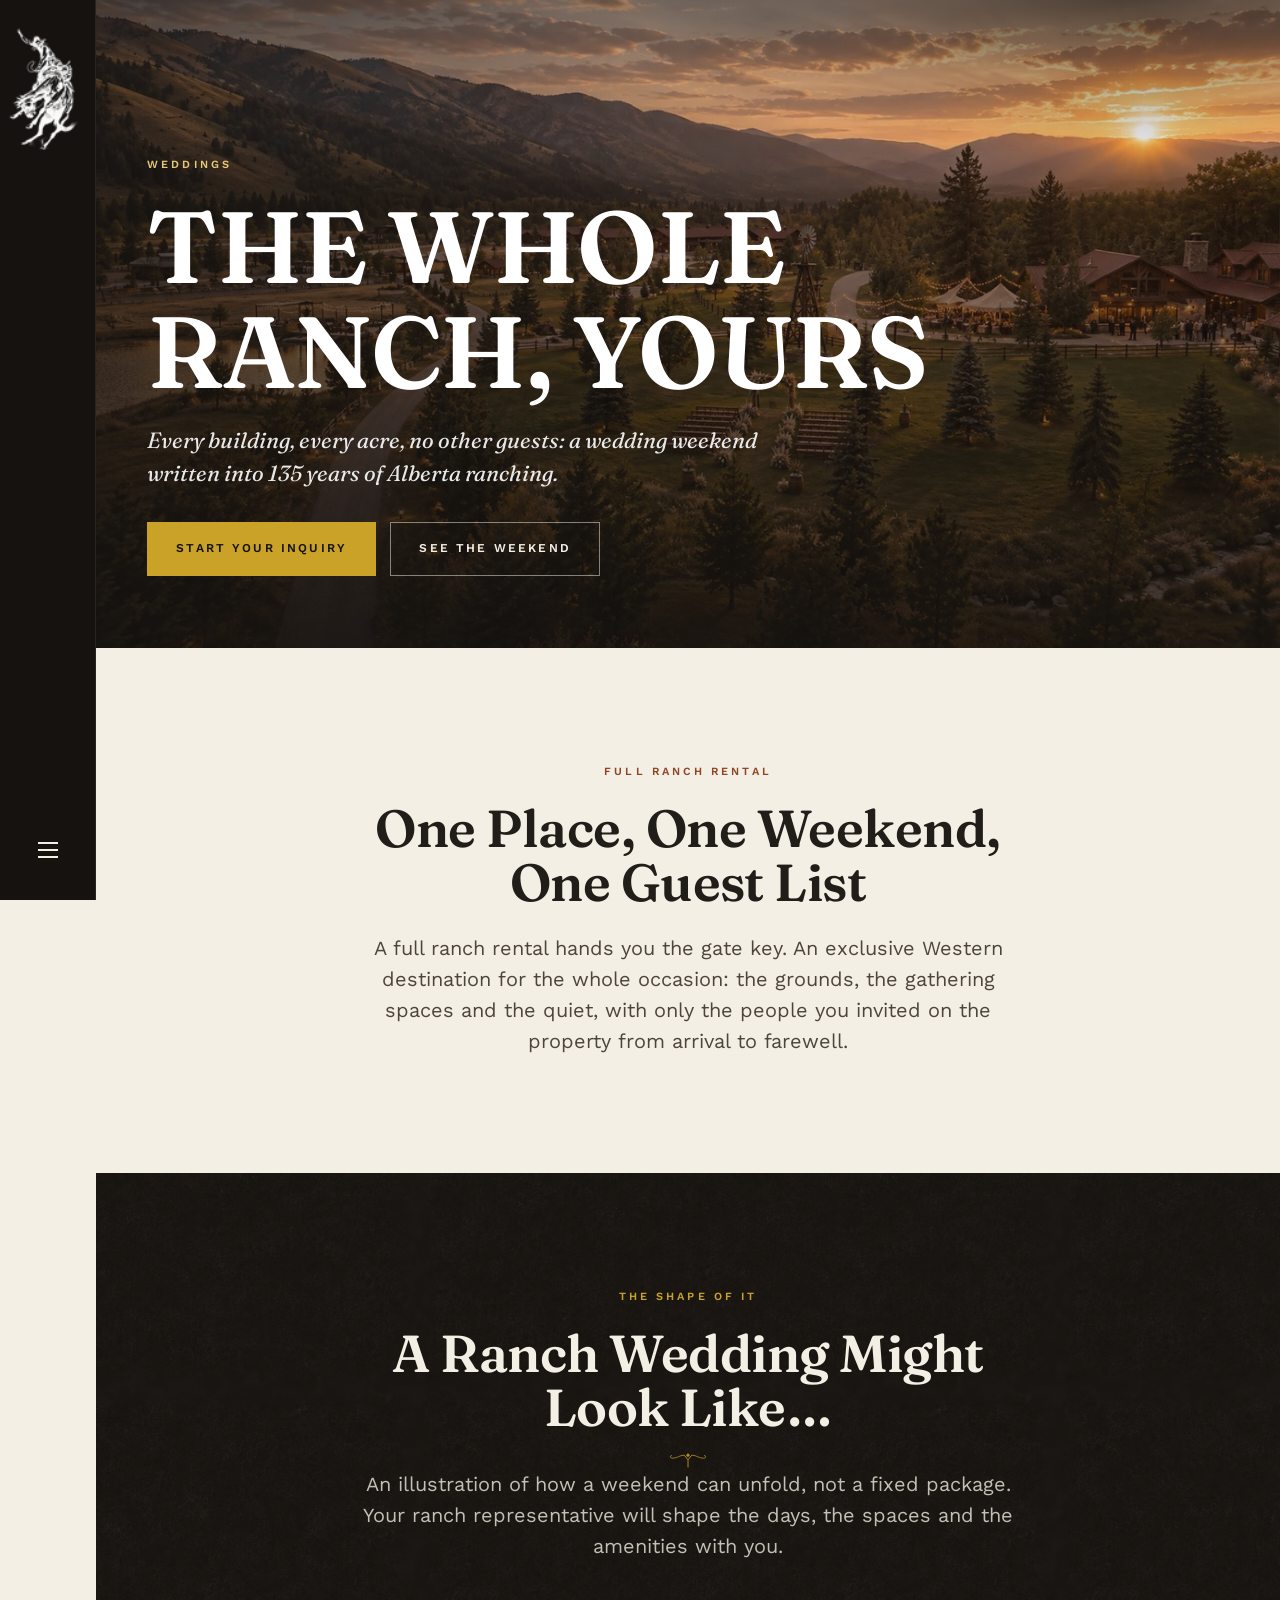
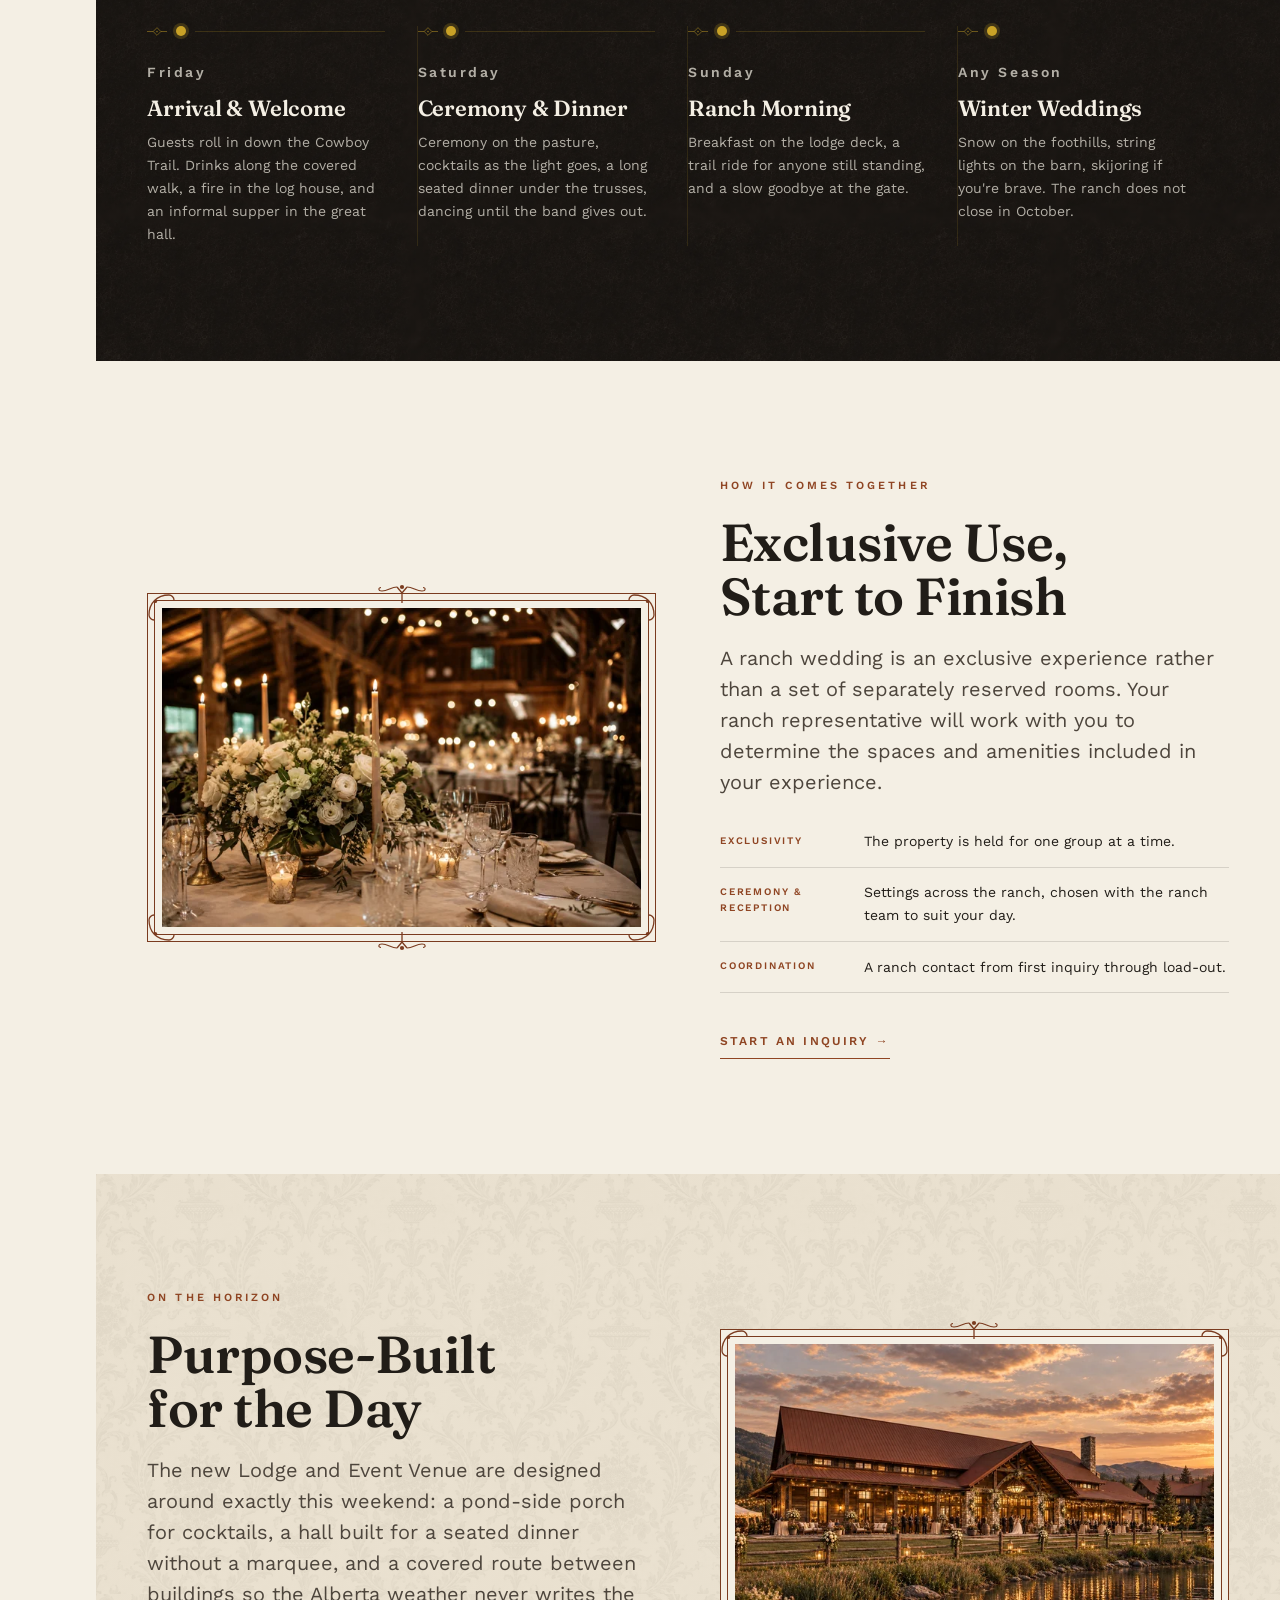
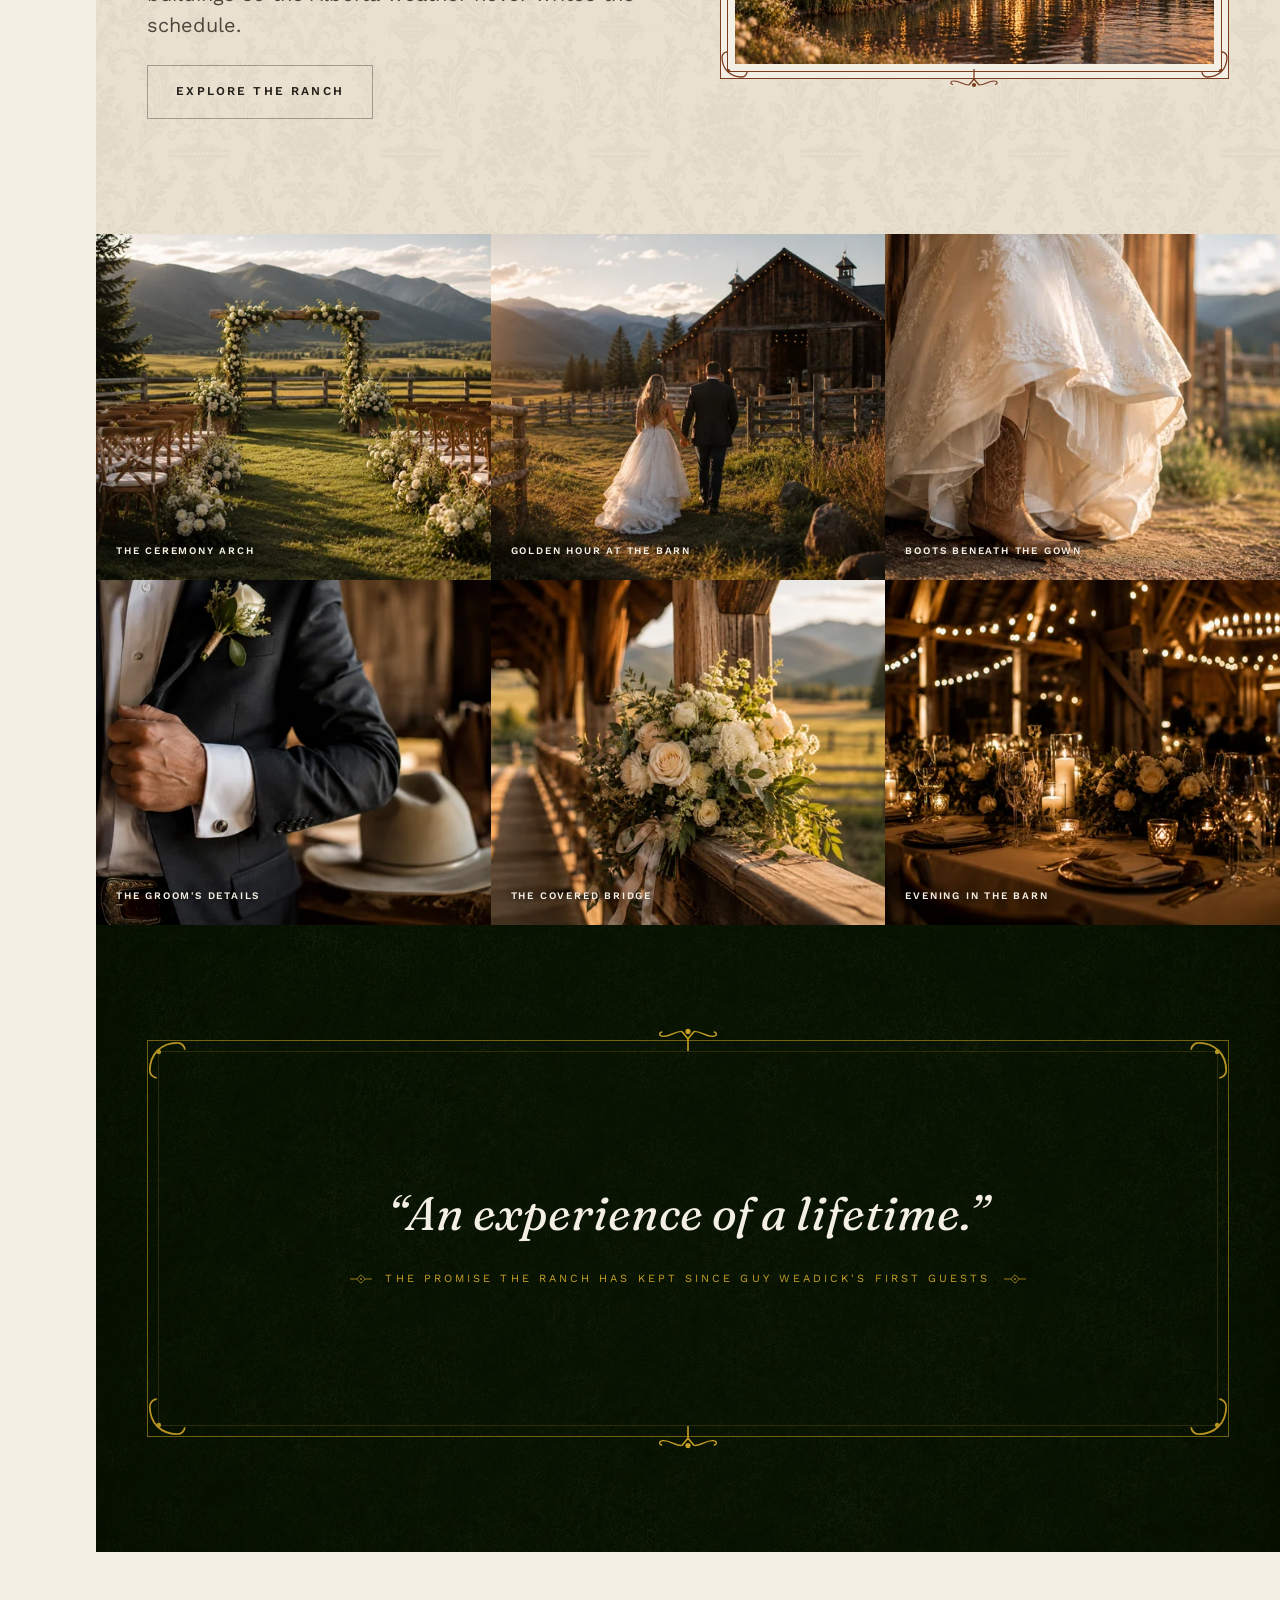
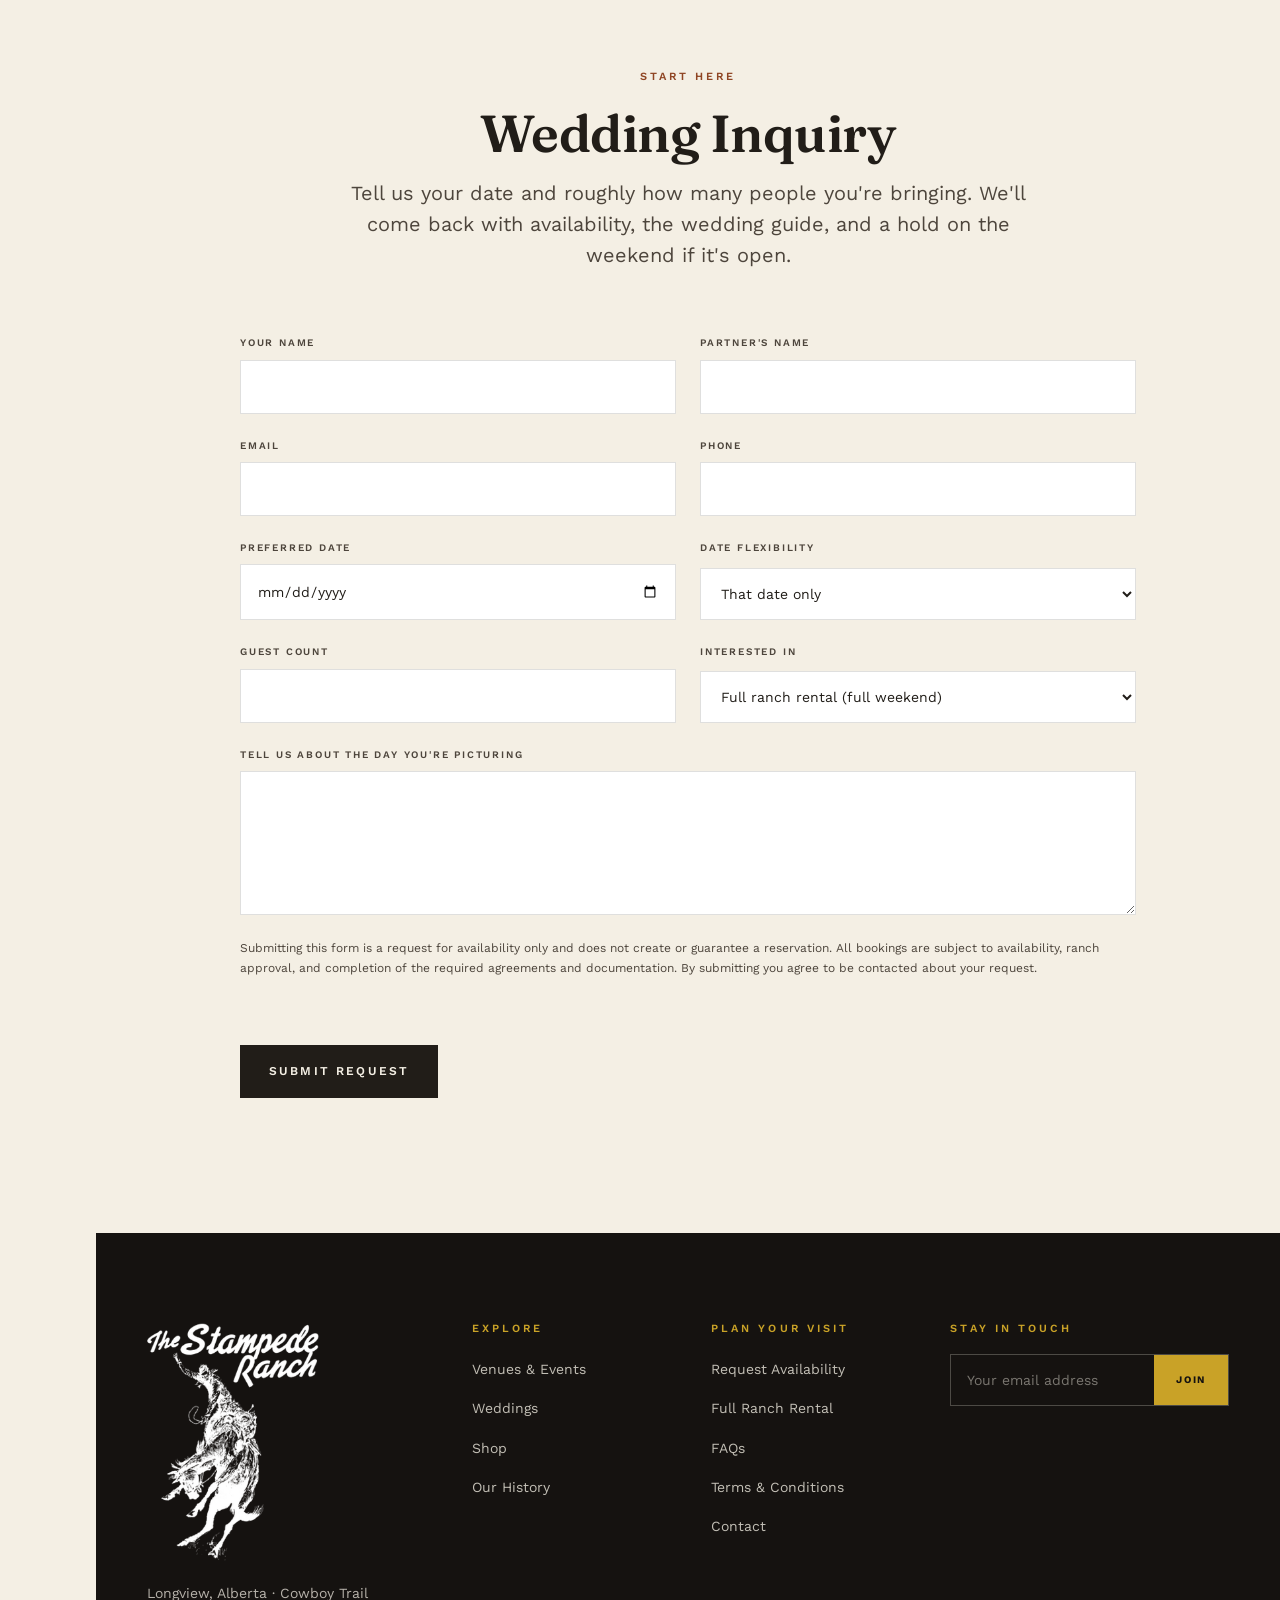
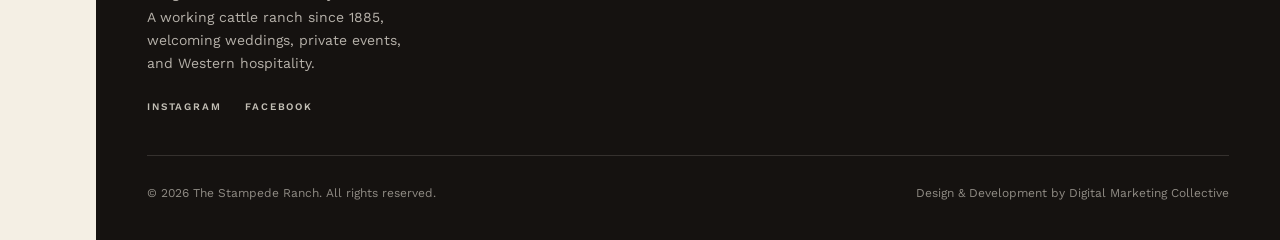
<file: weddings.html>
<!DOCTYPE html>
<html lang="en-CA">
<head>
<meta charset="utf-8">
<meta name="viewport" content="width=device-width, initial-scale=1">
<title>Weddings &amp; Full Ranch Rentals: The Stampede Ranch | Alberta</title>
<meta name="description" content="Book the entire Stampede Ranch for your wedding weekend: every building, every acre, no other guests. An Alberta foothills wedding venue an hour from Calgary on the Cowboy Trail.">
<link rel="canonical" href="https://stampederanch.ca/weddings">
<meta property="og:type" content="website">
<meta property="og:title" content="Weddings at The Stampede Ranch">
<meta property="og:description" content="Exclusive full ranch rentals for destination wedding weekends in the Alberta foothills.">
<meta property="og:image" content="https://stampederanch.ca/assets/logo/og-image.jpg">
<meta property="og:image:width" content="1200">
<meta property="og:image:height" content="630">
<meta name="twitter:card" content="summary_large_image">
<meta name="theme-color" content="#151210">
<link rel="preload" href="assets/fonts/fraunces-latin-600-normal.woff2" as="font" type="font/woff2" crossorigin>
<link rel="preload" href="assets/fonts/work-sans-latin-400-normal.woff2" as="font" type="font/woff2" crossorigin>
<link rel="stylesheet" href="assets/css/fonts.css?v=20260908a">
<link rel="icon" href="favicon.png" type="image/png">
<link rel="apple-touch-icon" href="assets/logo/apple-touch-icon.png">
<link rel="stylesheet" href="assets/css/main.css?v=20260908a">
</head>
<body class="page-wallpaper">
<a class="skip-link" href="#main">Skip to content</a>

<aside class="rail">
  <a class="rail__mark" href="index.html">
    <img src="assets/logo/logo-mark-white-h96.png"
         srcset="assets/logo/logo-mark-white-h96.png 1x, assets/logo/logo-mark-white-h192.png 2x"
         alt="The Stampede Ranch home" width="66" height="96">
  </a>
  <button class="rail__toggle" data-menu-toggle aria-expanded="false" aria-controls="menu">
    <span></span><span></span><span></span>
    <span class="visually-hidden">Open menu</span>
  </button>
</aside>

<div class="topbar">
  <a class="topbar__mark" href="index.html">
    <img class="brand-mark" src="assets/logo/logo-mark-white-h96.png"
         srcset="assets/logo/logo-mark-white-h96.png 1x, assets/logo/logo-mark-white-h192.png 2x"
         alt="" width="66" height="96">
    <img class="brand-word" src="assets/logo/stampede-ranch-logo-white-mobile.png"
         alt="The Stampede Ranch home" width="240" height="92">
  </a>
  <button class="rail__toggle" data-menu-toggle aria-expanded="false" aria-controls="menu">
    <span></span><span></span><span></span>
    <span class="visually-hidden">Open menu</span>
  </button>
</div>

<div class="menu" id="menu" data-open="false" aria-hidden="true">
  <nav aria-label="Primary">
    <ul class="menu__list">
      <li><a href="index.html">Home</a></li>
      <li><a href="venues.html">Venues &amp; Events</a></li>
      <li><a href="weddings.html">Weddings</a></li>
      <li><a href="history.html">Our History</a></li>
      <li><a href="events.html">Upcoming Events</a></li>
      <li><a href="contact.html">Plan Your Visit</a></li>
    </ul>
  </nav>
  <div class="menu__aside">
    <img class="menu__logo" src="assets/logo/logo-lockup-white-260.png"
         srcset="assets/logo/logo-lockup-white-260.png 1x, assets/logo/logo-lockup-white-520.png 2x"
         alt="" width="260" height="360">
    <h3>The Ranch</h3>
    <p>Longview, Alberta · Cowboy Trail<br>One hour southwest of Calgary</p>
    <p><a href="contact.html" class="link-arrow link-arrow--light">Request availability →</a></p>
  </div>
</div>

<div class="shell">
<main id="main">
    <!-- Shared sprite for the Western ornament system (reused site-wide from the
         homepage implementation: photo frames, rule dividers). Defined once per
         page; referenced via <use>. Purely decorative, hidden from assistive tech. -->
    <svg width="0" height="0" style="position:absolute" aria-hidden="true" focusable="false">
      <defs>
        <symbol id="frame-corner" viewBox="0 0 30 30" fill="none">
          <path d="M2 22 C2 10 10 2 22 2" stroke="currentColor" stroke-width="1.3"/>
          <path d="M2 22 C2 24.5 4.5 27 7 27" stroke="currentColor" stroke-width="1.3"/>
          <path d="M22 2 C24.5 2 27 4.5 27 7" stroke="currentColor" stroke-width="1.3"/>
          <circle cx="8.5" cy="8.5" r="1.6" fill="currentColor"/>
        </symbol>
        <symbol id="frame-flourish" viewBox="0 0 68 22" fill="none">
          <path d="M34 20 L34 10" stroke="currentColor" stroke-width="1.3"/>
          <path d="M34 10 L29 4" stroke="currentColor" stroke-width="1.3"/>
          <path d="M34 10 L39 4" stroke="currentColor" stroke-width="1.3"/>
          <path d="M29 4 C23 4 20 8 14 8 C10 8 10 4.5 13 4.5" stroke="currentColor" stroke-width="1.1"/>
          <path d="M39 4 C45 4 48 8 54 8 C58 8 58 4.5 55 4.5" stroke="currentColor" stroke-width="1.1"/>
          <circle cx="34" cy="4" r="2.1" fill="currentColor"/>
        </symbol>
        <symbol id="rule-ornament" viewBox="0 0 26 14" fill="none">
          <path d="M0 7 H8" stroke="currentColor" stroke-width="1.1"/>
          <path d="M18 7 H26" stroke="currentColor" stroke-width="1.1"/>
          <path d="M13 2 L18 7 L13 12 L8 7 Z" stroke="currentColor" stroke-width="1.1"/>
          <circle cx="13" cy="7" r="1.1" fill="currentColor"/>
        </symbol>
      </defs>
    </svg>


  <section class="hero hero--short">
    <div class="hero__media">
      <picture>
        <source type="image/webp" srcset="assets/img/wedding-ceremony-sunset-1280.webp 1280w, assets/img/wedding-ceremony-sunset-1920.webp 1920w" sizes="100vw">
        <img src="assets/img/wedding-ceremony-sunset-1280.jpg" alt="Aerial view of a ranch wedding ceremony set up at sunset, string lights and reception tent beyond" width="1920" height="1106" fetchpriority="high">
      </picture>
    </div>
    <div class="hero__scrim"></div>
    <div class="hero__inner">
      <p class="eyebrow">Weddings</p>
      <h1 class="display">The Whole<br>Ranch, Yours</h1>
      <p class="hero__sub lead-italic">Every building, every acre, no other guests: a wedding weekend written into 135 years of Alberta ranching.</p>
      <div class="hero__actions">
        <a class="btn btn--gold" href="#inquire">Start Your Inquiry</a>
        <a class="btn btn--ghost" href="#weekend">See the Weekend</a>
      </div>
    </div>
  </section>

  <section class="section">
    <div class="wrap story measure center" data-reveal>
      <p class="eyebrow">Full Ranch Rental</p>
      <h2>One Place, One Weekend, One Guest List</h2>
      <p class="lead">A full ranch rental hands you the gate key. An exclusive Western destination for the whole
        occasion: the grounds, the gathering spaces and the quiet, with only the people you invited on the property
        from arrival to farewell.</p>
    </div>
  </section>

  <!-- THE WEEKEND -->
  <!-- "heritage-timeline" reused from the homepage history section (same
       leather-texture background + rule-ornament styling). -->
  <section class="section section--dark heritage-timeline" id="weekend">
    <div class="wrap">
      <div class="section-head center measure" data-reveal>
        <p class="eyebrow">The Shape of It</p>
        <h2>A Ranch Wedding Might Look Like&hellip;</h2>
        <svg class="heritage-divider" aria-hidden="true" focusable="false"><use href="#frame-flourish"/></svg>
        <p class="lead">An illustration of how a weekend can unfold, not a fixed package. Your ranch representative
          will shape the days, the spaces and the amenities with you.</p>
      </div>
      <div class="timeline">
        <div class="timeline__item" data-reveal>
          <div class="timeline__rule">
            <svg class="rule-ornament" aria-hidden="true" focusable="false"><use href="#rule-ornament"/></svg>
            <b></b><i></i>
          </div>
          <p class="timeline__year">Friday</p>
          <h3>Arrival &amp; Welcome</h3>
          <p>Guests roll in down the Cowboy Trail. Drinks along the covered walk, a fire in the log house, and an
            informal supper in the great hall.</p>
        </div>
        <div class="timeline__item" data-reveal data-reveal-delay="100">
          <div class="timeline__rule">
            <svg class="rule-ornament" aria-hidden="true" focusable="false"><use href="#rule-ornament"/></svg>
            <b></b><i></i>
          </div>
          <p class="timeline__year">Saturday</p>
          <h3>Ceremony &amp; Dinner</h3>
          <p>Ceremony on the pasture, cocktails as the light goes, a long seated dinner under the trusses, dancing
            until the band gives out.</p>
        </div>
        <div class="timeline__item" data-reveal data-reveal-delay="200">
          <div class="timeline__rule">
            <svg class="rule-ornament" aria-hidden="true" focusable="false"><use href="#rule-ornament"/></svg>
            <b></b><i></i>
          </div>
          <p class="timeline__year">Sunday</p>
          <h3>Ranch Morning</h3>
          <p>Breakfast on the lodge deck, a trail ride for anyone still standing, and a slow goodbye at the gate.</p>
        </div>
        <div class="timeline__item" data-reveal data-reveal-delay="300">
          <div class="timeline__rule">
            <svg class="rule-ornament" aria-hidden="true" focusable="false"><use href="#rule-ornament"/></svg>
            <b></b>
          </div>
          <p class="timeline__year">Any Season</p>
          <h3>Winter Weddings</h3>
          <p>Snow on the foothills, string lights on the barn, skijoring if you're brave. The ranch does not close in
            October.</p>
        </div>
      </div>
    </div>

  </section>

  <!-- SPLIT: DINNER -->
  <section class="section">
    <div class="wrap split">
      <div class="split__media" data-reveal>
        <div class="card__frame">
          <svg class="frame-corner frame-corner--tl" aria-hidden="true" focusable="false"><use href="#frame-corner"/></svg>
          <svg class="frame-corner frame-corner--tr" aria-hidden="true" focusable="false"><use href="#frame-corner"/></svg>
          <svg class="frame-corner frame-corner--bl" aria-hidden="true" focusable="false"><use href="#frame-corner"/></svg>
          <svg class="frame-corner frame-corner--br" aria-hidden="true" focusable="false"><use href="#frame-corner"/></svg>
          <svg class="frame-flourish frame-flourish--top" aria-hidden="true" focusable="false"><use href="#frame-flourish"/></svg>
          <svg class="frame-flourish frame-flourish--bottom" aria-hidden="true" focusable="false"><use href="#frame-flourish"/></svg>
          <picture>
            <source type="image/webp" srcset="assets/img/wedding-reception-centerpiece-640.webp 640w, assets/img/wedding-reception-centerpiece-1280.webp 1280w" sizes="(max-width: 860px) 92vw, 46vw">
            <img src="assets/img/wedding-reception-centerpiece-1280.jpg" alt="Candlelit reception centerpiece of white roses and greenery with fine glassware, barn reception softly blurred behind" loading="lazy" width="1280" height="853">
          </picture>
        </div>
      </div>
      <div data-reveal data-reveal-delay="120">
        <p class="eyebrow">How It Comes Together</p>
        <h2>Exclusive Use,<br class="br-desktop"> Start to Finish</h2>
        <p class="lead">A ranch wedding is an exclusive experience rather than a set of separately reserved rooms.
          Your ranch representative will work with you to determine the spaces and amenities included in your
          experience.</p>
        <ul class="facts">
          <li><b>Exclusivity</b><span>The property is held for one group at a time.</span></li>
          <li><b>Ceremony &amp; reception</b><span>Settings across the ranch, chosen with the ranch team to suit your day.</span></li>
          <li><b>Coordination</b><span>A ranch contact from first inquiry through load-out.</span></li>
        </ul>
        <p style="margin-top:2rem"><a class="link-arrow" href="#inquire">Start an Inquiry →</a></p>
      </div>
    </div>
  </section>

  <!-- SPLIT: HALL -->
  <section class="section section--cream">
    <div class="wrap split split--flip">
      <div class="split__media" data-reveal>
        <div class="card__frame">
          <svg class="frame-corner frame-corner--tl" aria-hidden="true" focusable="false"><use href="#frame-corner"/></svg>
          <svg class="frame-corner frame-corner--tr" aria-hidden="true" focusable="false"><use href="#frame-corner"/></svg>
          <svg class="frame-corner frame-corner--bl" aria-hidden="true" focusable="false"><use href="#frame-corner"/></svg>
          <svg class="frame-corner frame-corner--br" aria-hidden="true" focusable="false"><use href="#frame-corner"/></svg>
          <svg class="frame-flourish frame-flourish--top" aria-hidden="true" focusable="false"><use href="#frame-flourish"/></svg>
          <svg class="frame-flourish frame-flourish--bottom" aria-hidden="true" focusable="false"><use href="#frame-flourish"/></svg>
          <picture>
            <source type="image/webp" srcset="assets/img/wedding-pondside-lodge-640.webp 640w, assets/img/wedding-pondside-lodge-1280.webp 1280w" sizes="(max-width: 860px) 92vw, 46vw">
            <img src="assets/img/wedding-pondside-lodge-1280.jpg" alt="The lodge's pond-side porch lit for an evening wedding, string lights and mountains behind" loading="lazy" width="1280" height="853">
          </picture>
        </div>
      </div>
      <div data-reveal data-reveal-delay="120">
        <p class="eyebrow">On the Horizon</p>
        <h2>Purpose-Built<br class="br-desktop"> for the Day</h2>
        <p class="lead">The new Lodge and Event Venue are designed around exactly this weekend: a pond-side porch
          for cocktails, a hall built for a seated dinner without a marquee, and a covered route between buildings so
          the Alberta weather never writes the schedule.</p>
        <p style="margin-top:1.5rem"><a class="btn btn--outline-ink" href="venues.html">Explore the Ranch</a></p>
      </div>
    </div>
  </section>

  <!-- GALLERY -->
  <!-- Expanded from 3 to 6 images to hold all seven supplied wedding photos
       (one more is used above, in the Exclusive Use split section). Six
       divides evenly into the existing 3-column .strip grid as two clean
       rows, so no new CSS/layout change was needed -- same shared .strip
       class used by the homepage's 3-image aerial strip, untouched. -->
  <section class="section section--flush">
    <div class="strip">
      <figure data-reveal>
        <picture>
          <source type="image/webp" srcset="assets/img/wedding-ceremony-arch-640.webp 640w, assets/img/wedding-ceremony-arch-1280.webp 1280w" sizes="(max-width: 860px) 100vw, 33vw">
          <img src="assets/img/wedding-ceremony-arch-1280.jpg" alt="Floral ceremony arch framed by mountains, with rows of empty chairs waiting for guests" loading="lazy" width="1280" height="853">
        </picture>
        <figcaption>The ceremony arch</figcaption>
      </figure>
      <figure data-reveal data-reveal-delay="80">
        <picture>
          <source type="image/webp" srcset="assets/img/wedding-couple-barn-goldenhour-640.webp 640w, assets/img/wedding-couple-barn-goldenhour-1280.webp 1280w" sizes="(max-width: 860px) 100vw, 33vw">
          <img src="assets/img/wedding-couple-barn-goldenhour-1280.jpg" alt="Bride and groom walking hand in hand toward a lit barn at golden hour, mountains behind" loading="lazy" width="1280" height="853" style="object-position: 58% center">
        </picture>
        <figcaption>Golden hour at the barn</figcaption>
      </figure>
      <figure data-reveal data-reveal-delay="160">
        <picture>
          <source type="image/webp" srcset="assets/img/wedding-bridal-boots-640.webp 640w, assets/img/wedding-bridal-boots-1280.webp 1280w" sizes="(max-width: 860px) 100vw, 33vw">
          <img src="assets/img/wedding-bridal-boots-1280.jpg" alt="Bride's lace gown lifted to reveal embroidered cowboy boots against a weathered barn wall" loading="lazy" width="1280" height="853">
        </picture>
        <figcaption>Boots beneath the gown</figcaption>
      </figure>
      <figure data-reveal>
        <picture>
          <source type="image/webp" srcset="assets/img/wedding-groom-boutonniere-640.webp 640w, assets/img/wedding-groom-boutonniere-1280.webp 1280w" sizes="(max-width: 860px) 100vw, 33vw">
          <img src="assets/img/wedding-groom-boutonniere-1280.jpg" alt="Close-up of the groom's white rose boutonniere and cufflink as he adjusts his jacket" loading="lazy" width="1280" height="853">
        </picture>
        <figcaption>The groom's details</figcaption>
      </figure>
      <figure data-reveal data-reveal-delay="80">
        <picture>
          <source type="image/webp" srcset="assets/img/wedding-bridge-bouquet-640.webp 640w, assets/img/wedding-bridge-bouquet-1280.webp 1280w" sizes="(max-width: 860px) 100vw, 33vw">
          <img src="assets/img/wedding-bridge-bouquet-1280.jpg" alt="Bridal bouquet of white roses resting on the railing of the ranch's covered bridge" loading="lazy" width="1280" height="853" style="object-position: 62% center">
        </picture>
        <figcaption>The covered bridge</figcaption>
      </figure>
      <figure data-reveal data-reveal-delay="160">
        <picture>
          <source type="image/webp" srcset="assets/img/wedding-reception-hall-wide-640.webp 640w, assets/img/wedding-reception-hall-wide-1280.webp 1280w" sizes="(max-width: 860px) 100vw, 33vw">
          <img src="assets/img/wedding-reception-hall-wide-1280.jpg" alt="Long candlelit dinner table set for the reception, string lights strung overhead in the barn" loading="lazy" width="1280" height="853">
        </picture>
        <figcaption>Evening in the barn</figcaption>
      </figure>
    </div>
  </section>

  <!-- "heritage-quote" reused from the homepage Guy Weadick section (same
       background texture, ornamental border/corners/caps, attribution
       ticks). No interior above/below-quote ornaments, matching the final
       approved homepage version. -->
  <section class="section quote heritage-quote">
    <div class="wrap heritage-quote__frame" data-reveal>
      <svg class="hq-corner hq-corner--tl" aria-hidden="true" focusable="false"><use href="#frame-corner"/></svg>
      <svg class="hq-corner hq-corner--tr" aria-hidden="true" focusable="false"><use href="#frame-corner"/></svg>
      <svg class="hq-corner hq-corner--bl" aria-hidden="true" focusable="false"><use href="#frame-corner"/></svg>
      <svg class="hq-corner hq-corner--br" aria-hidden="true" focusable="false"><use href="#frame-corner"/></svg>
      <svg class="hq-cap hq-cap--top" aria-hidden="true" focusable="false"><use href="#frame-flourish"/></svg>
      <svg class="hq-cap hq-cap--bottom" aria-hidden="true" focusable="false"><use href="#frame-flourish"/></svg>

      <blockquote>“An experience of a lifetime.”</blockquote>
      <cite class="heritage-quote__cite">
        <svg class="hq-tick" aria-hidden="true" focusable="false"><use href="#rule-ornament"/></svg>
        <span>The promise the ranch has kept since Guy Weadick's first guests</span>
        <svg class="hq-tick" aria-hidden="true" focusable="false"><use href="#rule-ornament"/></svg>
      </cite>
    </div>
  </section>

  <!-- INQUIRY -->
  <section class="section" id="inquire">
    <div class="wrap" style="max-width:56rem">
      <div class="section-head center measure" data-reveal>
        <p class="eyebrow">Start Here</p>
        <h2>Wedding Inquiry</h2>
        <p class="lead">Tell us your date and roughly how many people you're bringing. We'll come back with
          availability, the wedding guide, and a hold on the weekend if it's open.</p>
      </div>

      <form class="form" data-demo-form data-form-type="weddings" data-reveal>
        <div class="form__row">
          <div class="field">
            <label for="w-name1">Your name</label>
            <input id="w-name1" name="name1" type="text" autocomplete="name" required>
          </div>
          <div class="field">
            <label for="w-name2">Partner's name</label>
            <input id="w-name2" name="name2" type="text">
          </div>
        </div>
        <div class="form__row">
          <div class="field">
            <label for="w-email">Email</label>
            <input id="w-email" name="email" type="email" autocomplete="email" required>
          </div>
          <div class="field">
            <label for="w-phone">Phone</label>
            <input id="w-phone" name="phone" type="tel" autocomplete="tel">
          </div>
        </div>
        <div class="form__row">
          <div class="field">
            <label for="w-date">Preferred date</label>
            <input id="w-date" name="date" type="date">
          </div>
          <div class="field">
            <label for="w-flex">Date flexibility</label>
            <select id="w-flex" name="flexibility">
              <option>That date only</option>
              <option>Same weekend, either day</option>
              <option>Same month</option>
              <option>Same season</option>
              <option>Wide open: advise us</option>
            </select>
          </div>
        </div>
        <div class="form__row">
          <div class="field">
            <label for="w-guests">Guest count</label>
            <input id="w-guests" name="guests" type="number" min="2" max="600" inputmode="numeric">
          </div>
          <div class="field">
            <label for="w-package">Interested in</label>
            <select id="w-package" name="package">
              <option>Full ranch rental (full weekend)</option>
              <option>Full ranch rental (single day)</option>
              <option>Ceremony &amp; reception only</option>
              <option>Elopement or micro-wedding</option>
            </select>
          </div>
        </div>
        <div class="field">
          <label for="w-vision">Tell us about the day you're picturing</label>
          <textarea id="w-vision" name="vision"></textarea>
        </div>
        <p class="form__note">Submitting this form is a request for availability only and does not create or
          guarantee a reservation. All bookings are subject to availability, ranch approval, and completion of the
          required agreements and documentation. By submitting you agree to be contacted about your request.</p>
        <div class="hp-field" aria-hidden="true">
          <label for="w-website">Leave this field empty</label>
          <input type="text" id="w-website" name="website" tabindex="-1" autocomplete="off">
        </div>
        <input type="hidden" name="_ts" data-form-ts value="">
        <div class="cf-turnstile" data-form-turnstile></div>
        <p><button class="btn btn--ink" type="submit">Submit Request</button></p>
        <p class="form-status" role="status" tabindex="-1" data-form-status hidden></p>
      </form>
    </div>
  </section>

</main>

<footer class="footer">
  <div class="wrap footer__grid">
    <div>
      <h2 class="visually-hidden">The Stampede Ranch</h2>
      <img class="footer__logo" src="assets/logo/logo-lockup-white-260.png"
           srcset="assets/logo/logo-lockup-white-260.png 1x, assets/logo/logo-lockup-white-520.png 2x"
           alt="The Stampede Ranch" width="260" height="360">
      <p style="font-size:.875rem">Longview, Alberta · Cowboy Trail<br>
        A working cattle ranch since 1885, welcoming weddings, private events, and Western hospitality.</p>
      <div class="footer__social">
        <a href="https://www.instagram.com/thestampederanch" rel="noopener">Instagram</a>
        <a href="https://www.facebook.com/thestampederanch" rel="noopener">Facebook</a>
      </div>
    </div>
    <div>
      <h3>Explore</h3>
      <ul>
        <li><a href="venues.html">Venues &amp; Events</a></li>
        <li><a href="weddings.html">Weddings</a></li>
        <li><a href="index.html#shop">Shop</a></li>
        <li><a href="history.html">Our History</a></li>
      </ul>
    </div>
    <div>
      <h3>Plan Your Visit</h3>
      <ul>
        <li><a href="contact.html">Request Availability</a></li>
        <li><a href="weddings.html">Full Ranch Rental</a></li>
        <li><a href="contact.html#faq">FAQs</a></li>
        <li><a href="terms.html">Terms &amp; Conditions</a></li>
        <li><a href="contact.html">Contact</a></li>
      </ul>
    </div>
    <div>
      <h3>Stay in Touch</h3>
      <form class="footer__signup" data-demo-form data-form-type="newsletter">
        <div class="footer__signup__row">
          <label class="visually-hidden" for="footer-email">Your email address</label>
          <input id="footer-email" type="email" name="email" placeholder="Your email address" required>
          <button type="submit">Join</button>
        </div>
        <div class="hp-field" aria-hidden="true">
          <label for="footer-website">Leave this field empty</label>
          <input type="text" id="footer-website" name="website" tabindex="-1" autocomplete="off">
        </div>
        <input type="hidden" name="_ts" data-form-ts value="">
        <div class="cf-turnstile" data-form-turnstile></div>
      </form>
      <p role="status" data-form-status hidden style="margin-top:1rem;font-size:.75rem"></p>
    </div>
  </div>
  <div class="wrap footer__base">
    <span>© <span data-year>2026</span> The Stampede Ranch. All rights reserved.</span>
    <span>Design &amp; Development by Digital Marketing Collective</span>
  </div>
</footer>
</div>

<script>window.onTurnstileLoad = function () { window.__turnstileApiReady = true; if (typeof window.__turnstileRenderAll === "function") { window.__turnstileRenderAll(); } };</script>
<script src="https://challenges.cloudflare.com/turnstile/v0/api.js?onload=onTurnstileLoad" async defer></script>
<script src="assets/js/main.js?v=20260908a" defer></script>
</body>
</html>
</file>
<file: assets/css/fonts.css>
/* Self-hosted webfonts — Fraunces (display) + Work Sans (body).
   Self-hosting avoids a third-party request to Google on every page load:
   faster LCP, and no visitor data leaving the ranch's own domain.
   Carry these same files into the WordPress build rather than enqueuing
   Google Fonts. */

@font-face {
  font-family: "Fraunces";
  font-style: normal; font-weight: 400; font-display: swap;
  src: url("../fonts/fraunces-latin-400-normal.woff2") format("woff2");
}
@font-face {
  font-family: "Fraunces";
  font-style: italic; font-weight: 400; font-display: swap;
  src: url("../fonts/fraunces-latin-400-italic.woff2") format("woff2");
}
@font-face {
  font-family: "Fraunces";
  font-style: normal; font-weight: 600; font-display: swap;
  src: url("../fonts/fraunces-latin-600-normal.woff2") format("woff2");
}
@font-face {
  font-family: "Fraunces";
  font-style: normal; font-weight: 700; font-display: swap;
  src: url("../fonts/fraunces-latin-700-normal.woff2") format("woff2");
}
@font-face {
  font-family: "Work Sans";
  font-style: normal; font-weight: 400; font-display: swap;
  src: url("../fonts/work-sans-latin-400-normal.woff2") format("woff2");
}
@font-face {
  font-family: "Work Sans";
  font-style: normal; font-weight: 500; font-display: swap;
  src: url("../fonts/work-sans-latin-500-normal.woff2") format("woff2");
}
@font-face {
  font-family: "Work Sans";
  font-style: normal; font-weight: 600; font-display: swap;
  src: url("../fonts/work-sans-latin-600-normal.woff2") format("woff2");
}
@font-face {
  font-family: "Work Sans";
  font-style: normal; font-weight: 700; font-display: swap;
  src: url("../fonts/work-sans-latin-700-normal.woff2") format("woff2");
}
</file>
<file: assets/css/main.css>
/* ==========================================================================
   The Stampede Ranch — Website Re-Design
   Concept 01 · Cinematic Ranch Luxury
   Digital Marketing Collective · 2026
   ========================================================================== */

/* --------------------------------------------------------------------------
   1. Design tokens
   -------------------------------------------------------------------------- */
:root {
  /* Palette — from Figma variable collection "Stampede Ranch Palette" */
  --rust:          #a6522c;
  --rust-deep:     #7a3b1f;
  --rust-text:     #8f4523;   /* accessible rust for small text on cream/cream-deep (AA at 11px) */
  --sage:          #78876e;
  --sage-deep:     #454f3b;
  --forest-deep:   #142600;   /* used only by the pull-quote section background */
  --gold:          #c9a227;
  --gold-light:    #e4c976;
  --charcoal:      #211d18;
  --charcoal-deep: #151210;
  --cream:         #f4efe4;
  --cream-deep:    #e7dfcd;
  --white:         #ffffff;

  /* Semantic */
  --bg:            var(--cream);
  --bg-dark:       var(--charcoal-deep);
  --ink:           var(--charcoal);
  --ink-soft:      #4d453c;
  --ink-invert:    var(--cream);
  --rule:          rgba(33, 29, 24, .14);
  --rule-invert:   rgba(244, 239, 228, .18);

  /* Type */
  --font-display: "Fraunces", "Georgia", serif;
  --font-body:    "Work Sans", -apple-system, BlinkMacSystemFont, "Segoe UI", sans-serif;

  --fs-eyebrow: .6875rem;   /* 11px */
  --fs-micro:   .75rem;     /* 12px */
  --fs-small:   .875rem;
  --fs-body:    1.0625rem;
  --fs-lead:    1.25rem;
  --fs-h3:      clamp(1.375rem, 1.1rem + .9vw, 1.75rem);
  --fs-h2:      clamp(2rem, 1.3rem + 2.6vw, 3.25rem);
  --fs-h1:      clamp(2.75rem, 1.2rem + 6.4vw, 7.5rem);

  --tracking-wide: .18em;
  --tracking-xwide: .28em;

  /* Layout */
  --rail:        96px;
  --gutter:      clamp(1.25rem, 4vw, 5rem);
  --maxw:        1280px;
  --section-y:   clamp(4.5rem, 9vw, 9rem);

  --ease: cubic-bezier(.22, .61, .36, 1);
}

/* --------------------------------------------------------------------------
   2. Reset & base
   -------------------------------------------------------------------------- */
*, *::before, *::after { box-sizing: border-box; }

html { -webkit-text-size-adjust: 100%; scroll-behavior: smooth; }
@media (prefers-reduced-motion: reduce) { html { scroll-behavior: auto; } }

body {
  margin: 0;
  background: var(--bg);
  color: var(--ink);
  font-family: var(--font-body);
  font-size: var(--fs-body);
  line-height: 1.65;
  font-weight: 400;
  -webkit-font-smoothing: antialiased;
  overflow-x: hidden;
}

img, video { max-width: 100%; display: block; }
a { color: inherit; }
button { font: inherit; color: inherit; }

h1, h2, h3, h4 {
  font-family: var(--font-display);
  font-weight: 600;
  line-height: 1.04;
  margin: 0;
  letter-spacing: -0.01em;
}

p { margin: 0 0 1.15em; }
p:last-child { margin-bottom: 0; }

::selection { background: var(--gold); color: var(--charcoal-deep); }

:focus-visible {
  outline: 2px solid var(--gold);
  outline-offset: 3px;
  border-radius: 2px;
}

.skip-link {
  position: absolute; left: -9999px; top: 0; z-index: 999;
  background: var(--gold); color: var(--charcoal-deep);
  padding: .75rem 1.25rem; font-size: var(--fs-micro);
  letter-spacing: var(--tracking-wide); text-transform: uppercase;
  text-decoration: none; font-weight: 600;
}
.skip-link:focus { left: 0; }

.visually-hidden {
  position: absolute; width: 1px; height: 1px; overflow: hidden;
  clip: rect(0 0 0 0); clip-path: inset(50%); white-space: nowrap;
}

/* --------------------------------------------------------------------------
   3. Type helpers
   -------------------------------------------------------------------------- */
.eyebrow {
  font-family: var(--font-body);
  font-size: var(--fs-eyebrow);
  font-weight: 600;
  letter-spacing: var(--tracking-xwide);
  text-transform: uppercase;
  color: var(--rust-text);
  margin: 0 0 1.25rem;
}
.eyebrow--gold { color: var(--gold); }
.eyebrow--sage { color: var(--sage-deep); }

.display { font-size: var(--fs-h1); text-transform: uppercase; letter-spacing: -.015em; }

.lead {
  font-size: var(--fs-lead);
  line-height: 1.55;
  color: var(--ink-soft);
}
.lead-italic {
  font-family: var(--font-display);
  font-style: italic;
  font-weight: 400;
  font-size: clamp(1.0625rem, .9rem + .6vw, 1.375rem);
  line-height: 1.5;
}

.measure   { max-width: 62ch; }
.measure-s { max-width: 48ch; }
.center    { text-align: center; margin-inline: auto; }

/* --------------------------------------------------------------------------
   4. Buttons
   -------------------------------------------------------------------------- */
.btn {
  display: inline-flex; align-items: center; justify-content: center; gap: .6rem;
  padding: 1rem 1.75rem;
  font-size: var(--fs-micro);
  font-weight: 600;
  letter-spacing: var(--tracking-wide);
  text-transform: uppercase;
  text-decoration: none;
  border: 1px solid transparent;
  cursor: pointer;
  transition: background-color .3s var(--ease), color .3s var(--ease),
              border-color .3s var(--ease), transform .3s var(--ease);
}
.btn:hover { transform: translateY(-2px); }

.btn--gold   { background: var(--gold); color: var(--charcoal-deep); }
.btn--gold:hover { background: var(--gold-light); }

.btn--ghost  { background: transparent; color: var(--cream); border-color: rgba(244,239,228,.5); }
.btn--ghost:hover { background: rgba(244,239,228,.1); border-color: var(--cream); }

.btn--ink    { background: var(--charcoal); color: var(--cream); }
.btn--ink:hover { background: var(--rust-deep); }

.btn--outline-ink { background: transparent; color: var(--charcoal); border-color: rgba(33,29,24,.35); }
.btn--outline-ink:hover { background: var(--charcoal); color: var(--cream); border-color: var(--charcoal); }

.link-arrow {
  display: inline-flex; align-items: center; gap: .5rem;
  font-size: var(--fs-micro); font-weight: 600;
  letter-spacing: var(--tracking-wide); text-transform: uppercase;
  text-decoration: none; color: var(--rust-text);
  padding-bottom: .35rem;
  border-bottom: 1px solid currentColor;
  transition: gap .3s var(--ease), color .3s var(--ease);
}
.link-arrow:hover { gap: .9rem; color: var(--rust-deep); }
.link-arrow--light { color: var(--gold-light); }
.link-arrow--light:hover { color: var(--white); }

/* --------------------------------------------------------------------------
   5. Side navigation rail
   -------------------------------------------------------------------------- */
.rail {
  position: fixed; inset: 0 auto 0 0; z-index: 60;
  width: var(--rail);
  display: flex; flex-direction: column; align-items: center;
  justify-content: space-between;
  padding: 1.75rem 0;
  background: var(--charcoal-deep);
  border-right: 1px solid rgba(244,239,228,.08);
}

.rail__mark {
  display: block;
  text-decoration: none;
  line-height: 0;
  transition: opacity .25s var(--ease);
}
.rail__mark:hover { opacity: .75; }
/* width recalculated for the new mark's aspect ratio (2026-09) so its
   displayed HEIGHT matches the previous mark's ~122px (60px wide at the
   old 47:96 aspect) -- the new artwork is proportionally wider/shorter,
   so keeping the old fixed width of 60px made it display noticeably
   smaller than before even though the file itself is correctly
   proportioned. */
.rail__mark img { width: 84px; height: auto; }

.rail__toggle {
  width: 44px; height: 44px;
  display: grid; place-content: center; gap: 5px;
  background: none; border: 0; cursor: pointer; padding: 0;
}
.rail__toggle span {
  display: block; width: 20px; height: 2px; background: var(--cream);
  transition: transform .35s var(--ease), opacity .25s var(--ease);
}
.rail__toggle[aria-expanded="true"] span:nth-child(1) { transform: translateY(7px) rotate(45deg); }
.rail__toggle[aria-expanded="true"] span:nth-child(2) { opacity: 0; }
.rail__toggle[aria-expanded="true"] span:nth-child(3) { transform: translateY(-7px) rotate(-45deg); }

/* Expanded overlay menu */
.menu {
  position: fixed; inset: 0; z-index: 55;
  background: var(--charcoal-deep);
  padding: clamp(4rem, 12vh, 8rem) var(--gutter) 3rem calc(var(--rail) + var(--gutter));
  display: grid; align-content: center; gap: 3rem;
  grid-template-columns: 1.2fr .8fr;
  opacity: 0; visibility: hidden;
  /* visibility flips instantly on open (so links are focusable straight away)
     and only after the fade on close */
  transition: opacity .4s var(--ease), visibility 0s linear .4s;
}
.menu[data-open="true"] {
  opacity: 1; visibility: visible;
  transition: opacity .4s var(--ease), visibility 0s linear 0s;
}

.menu__list { list-style: none; margin: 0; padding: 0; }
.menu__list li { overflow: hidden; }
.menu__list a {
  display: block;
  font-family: var(--font-display);
  font-size: clamp(1.75rem, 1rem + 3.4vw, 3.75rem);
  text-transform: uppercase;
  color: var(--cream);
  text-decoration: none;
  padding: .28em 0;
  border-bottom: 1px solid rgba(244,239,228,.1);
  transition: color .3s var(--ease), padding-left .35s var(--ease);
}
.menu__list a:hover { color: var(--gold-light); padding-left: .5rem; }

.menu__aside { color: rgba(244,239,228,.72); font-size: var(--fs-small); align-self: end; }
.menu__aside h3 {
  font-family: var(--font-body); font-size: var(--fs-eyebrow); font-weight: 600;
  letter-spacing: var(--tracking-xwide); text-transform: uppercase;
  color: var(--gold); margin-bottom: .9rem;
}

/* Mobile top bar */
.topbar {
  display: none;
  position: fixed; top: 0; left: 0; right: 0; z-index: 60;
  align-items: center; justify-content: space-between;
  padding: .85rem 1.15rem;
  background: rgba(21,18,16,.92);
  backdrop-filter: blur(10px);
  border-bottom: 1px solid rgba(244,239,228,.1);
}

/* --------------------------------------------------------------------------
   6. Page shell
   -------------------------------------------------------------------------- */
.shell { margin-left: var(--rail); }
.wrap  { width: min(100% - var(--gutter) * 2, var(--maxw)); margin-inline: auto; }
.section { padding-block: var(--section-y); }
.section--dark  { background: var(--charcoal-deep); color: var(--cream); }
.section--ink   { background: var(--charcoal); color: var(--cream); }
.section--sage  { background: var(--forest-deep); color: var(--cream); }
.section--cream { background: var(--cream-deep); }
.section--flush { padding-block: 0; }

/* Approved wallpaper treatment (#e7decd base), reused wherever a light
   .section--cream appears on a page that opts in via body.page-wallpaper.
   Not applied globally to .section--cream itself, so pages/sections that
   intentionally keep a plain cream fill (or aren't part of this rollout)
   are unaffected. Solid --cream-deep stays as background-color underneath
   so the fill is correct the instant the tile loads, and is what's used if
   either image fails. Tile size is fixed (not %) so the pattern reads at a
   consistent physical scale regardless of section height. */
body.page-wallpaper .section--cream {
  background-color: var(--cream-deep);
  /* Two background layers: a flat #e7decd wash on top (via linear-gradient,
     since CSS has no plain "solid color image" primitive) at 75% opacity,
     then the damask pattern underneath. Each background-* property below
     lists one value per layer, in the same order as background-image. */
  background-repeat: no-repeat, repeat;
  background-size: cover, 420px 420px;
  background-image:
    linear-gradient(rgba(231, 222, 205, .75), rgba(231, 222, 205, .75)),
    url("../img/pattern-damask-cream.jpg");
  background-image:
    linear-gradient(rgba(231, 222, 205, .75), rgba(231, 222, 205, .75)),
    image-set(
      url("../img/pattern-damask-cream.webp") type("image/webp"),
      url("../img/pattern-damask-cream.jpg") type("image/jpeg")
    );
}

.section-head { margin-bottom: clamp(2.5rem, 5vw, 4rem); }
.section-head h2 { font-size: var(--fs-h2); }
/* h2 has no bottom margin globally, so a lead directly beneath it was touching */
.section-head > h2 + p { margin-top: 1.15rem; }
.section--dark .eyebrow, .section--ink .eyebrow, .section--sage .eyebrow { color: var(--gold); }
.section--dark .lead, .section--ink .lead, .section--sage .lead { color: rgba(244,239,228,.78); }

/* --------------------------------------------------------------------------
   6b. Stories From the Ranch -- film triptych
   "Stampede Film Frame": a distinct sibling to the Ranch Experience
   photography frame (.card__frame), sharing the same DNA (rust-deep
   linework, delicate weight, cream parchment gap, historic-ranch
   character) but with its own geometry so film content reads as visibly
   its own treatment rather than a reuse:
     - angular bracket corners (#frame-corner-film: straight lines with a
       small stepped tick) instead of the curved scrollwork used on photos
     - a simple line-and-diamond center accent (#rule-ornament, already
       established elsewhere for the history timeline and quote
       attribution) instead of the ornate photo-frame flourish
     - an asymmetric double-line: a slightly heavier outer rule and a
       lighter, lower-opacity inner rule, rather than two matched lines
   -------------------------------------------------------------------------- */
.stories-section { padding-block: clamp(6rem, 10vw, 8.5rem); }
.stories-section .section-head { margin-bottom: clamp(3.5rem, 7vw, 5.5rem); }

.film-triptych {
  display: grid; grid-template-columns: repeat(3, 1fr);
  gap: clamp(1.5rem, 3vw, 3rem);
  width: 86%; margin: 0 auto;
}
.film-plate { margin: 0; }
.film-frame {
  position: relative;
  aspect-ratio: 9 / 16;
  padding: 10px;
  background: var(--cream);
  border: 1.5px solid var(--rust-deep);
  box-sizing: border-box;
}
.film-frame::before {
  content: "";
  position: absolute; inset: 5px; pointer-events: none;
  border: 1px solid rgba(122, 59, 31, .45); /* rust-deep at reduced opacity: lighter inner rule */
}
.film-frame video {
  position: relative; z-index: 1;
  display: block; width: 100%; height: 100%;
  object-fit: cover; background: var(--charcoal-deep);
}
.film-corner {
  position: absolute; z-index: 2;
  width: 22px; height: 22px;
  color: var(--rust-deep);
  pointer-events: none;
}
.film-corner--tl { top: -1px; left: -1px; }
.film-corner--tr { top: -1px; right: -1px; transform: scaleX(-1); }
.film-corner--bl { bottom: -1px; left: -1px; transform: scaleY(-1); }
.film-corner--br { bottom: -1px; right: -1px; transform: scale(-1, -1); }
.film-accent {
  position: absolute; z-index: 2; left: 50%;
  width: 34px; height: 18px;
  color: var(--rust-deep);
  pointer-events: none;
}
.film-accent--top { top: -1px; transform: translate(-50%, -50%); }
.film-accent--bottom { bottom: -1px; transform: translate(-50%, 50%) scaleY(-1); }
.film-plate__play {
  position: absolute; z-index: 3; top: 50%; left: 50%; transform: translate(-50%, -50%);
  width: 46px; height: 46px; border-radius: 50%;
  display: flex; align-items: center; justify-content: center;
  background: rgba(21,18,16,.45); border: 1px solid rgba(201,162,39,.55);
  color: var(--cream); cursor: pointer;
  backdrop-filter: blur(2px);
  transition: transform .3s var(--ease), background .3s var(--ease), border-color .3s var(--ease), opacity .3s var(--ease);
}
.film-plate__play svg { width: 13px; height: 13px; margin-left: 2px; }
.film-plate__play:hover { background: rgba(21,18,16,.65); border-color: var(--gold); transform: translate(-50%, -50%) scale(1.08); }
.film-plate__play:focus-visible { outline: 2px solid var(--gold); outline-offset: 3px; }
.film-plate__play.is-hidden { opacity: 0; pointer-events: none; }
@media (prefers-reduced-motion: reduce) {
  .film-plate__play { transition: none; }
  .film-plate__play:hover { transform: translate(-50%, -50%); }
}

@media (max-width: 860px) {
  /* Mobile: stack vertically rather than a horizontal-scroll carousel, so
     each video reads at a full, legible size instead of a narrow sliver. */
  .film-triptych {
    display: grid; grid-template-columns: 1fr;
    width: 100%; gap: 1.75rem; max-width: 26rem;
  }
}
@media (max-width: 560px) {
  .film-frame { padding: 8px; }
  .film-frame::before { inset: 4px; }
  .film-corner { width: 17px; height: 17px; }
  .film-accent { width: 26px; height: 14px; }
}

/* --------------------------------------------------------------------------
   7. Hero
   -------------------------------------------------------------------------- */
.hero {
  position: relative;
  min-height: 100svh;
  display: flex; align-items: flex-end;
  padding: 0 var(--gutter) clamp(3.5rem, 8vh, 6rem);
  overflow: hidden;
  background: var(--charcoal-deep);
}
.hero--short { min-height: 72svh; }

.hero__media { position: absolute; inset: 0; }
.hero__media video, .hero__media img {
  width: 100%; height: 100%; object-fit: cover;
}
/* Mobile art direction for the new hero tour video only (scoped to this one
   class so index-hero-b.html's separate hero2 video, and every other page's
   hero--short image, are unaffected). At a narrow portrait viewport,
   object-fit:cover on 16:9 footage keeps only the center ~26% of the frame's
   width -- checked against 7 frames spanning the clip (gate, drive/bridge,
   cabin, lodge, wide valley shot): dead-center crops the opening gate frame
   so the "Stampede Ranch" sign is cut down to two letters, while a modest
   left shift keeps that sign fully in frame and still reads well on every
   other sampled frame (the valley shot at ~90s loses the distant windmill/
   bridge at this position but keeps the lit lodge building, still a strong
   frame). Desktop is left at the default center: its wider aspect crops far
   less of the frame regardless of position, so there's nothing to fix there. */
@media (max-width: 860px) {
  .hero__media video.hero__video--tour { object-position: 35% 50%; }
}
/* The scrim earns its keep only where type sits: a pool across the bottom-left
   text block, and as little as possible over the landscape.
   These stops are the result of measuring WCAG contrast for every hero text
   element against the lightest backdrop pixel behind it, sampled across three
   frames of the moving footage at 1440x900 and 390x844. Measured 2026-08-26:
   eyebrow 4.92:1, H1 6.04:1, subhead 11.98:1, opening 9.53:1, scroll 15.12:1,
   reel note 6.03:1 (small text needs 4.5:1; the H1 is large text, needs 3:1).
   The eyebrow is the binding constraint — the .52 stop at 68% exists solely to
   hold it, so re-measure rather than eyeball if you loosen anything here.
   2026-09-18: swapped in a new, much longer (107s) hero video with brighter,
   hazier sky in several stretches. Re-measured contrast programmatically
   across 30 frames spanning the full clip (not just the opening frame, since
   this footage's light/dark balance shifts a lot more over its length than
   the old ~19s loop's did). The eyebrow dipped to 4.41-4.42:1 (just under the
   4.5:1 floor) at two of those sample points, where sky/field now falls right
   in the 60% stop's .40 "window" left open for the old footage. Raised that
   one stop from .40 to .44 -- the minimal bump that clears 4.5:1 at every
   sampled frame (worst case after the fix: 4.63:1) without darkening the rest
   of the gradient. Every other stop is unchanged from the 2026-08-26 tuning.
   2026-11-11 (test build): new hero edit (riders opener, flyover with rider
   cutaways, 133s) plus a smaller homepage title. Re-measured with Playwright
   boxes after the title change, a frame every 3s plus 3 frames in each of
   the 7 cutaways, lightest backdrop pixel behind each element. Desktop
   1728x997 passes everywhere with no change here: eyebrow worst 5.20:1, h1
   worst 6.67:1 (56px, large text), subhead worst 7.07:1. Phones after the
   mobile fix below: at 390x844 the cowboy shots score 4.51:1 or better on the
   eyebrow (h1 7.72:1, subhead 5.70:1); the only sub-4.5 eyebrow points are
   bright-sky flyover frames (worst 3.63:1), the known accepted limitation.
   430x932: cowboy 4.70:1 or better, flyover worst 3.85:1. These desktop
   stops are unchanged. */
.hero__scrim {
  position: absolute; inset: 0;
  background:
    linear-gradient(to top, rgba(21,18,16,.84) 0%, rgba(21,18,16,.58) 38%, rgba(21,18,16,.44) 60%, rgba(21,18,16,.52) 68%, rgba(21,18,16,.10) 78%, rgba(21,18,16,.03) 90%, rgba(21,18,16,.20) 100%),
    linear-gradient(to right, rgba(21,18,16,.52) 0%, rgba(21,18,16,.26) 35%, rgba(21,18,16,.04) 62%, rgba(21,18,16,0) 100%),
    radial-gradient(ellipse 46% 22% at 86% 0%, rgba(21,18,16,.62) 0%, rgba(21,18,16,0) 100%);
}
/* Homepage hero (.hero--tour) only, test build 2026-11-18: client asked for
   brighter, less muddy footage. The full-frame scrim above darkened the hero
   by ~60% on average (even the open sky), so the homepage no longer uses it.
   Soft, feathered radial pools sit only behind the type instead: one behind
   the text block, a thin one under the small gold eyebrow, one under the
   scroll cue, and on phones a faint one under the top-right pause button.
   Average darkening: desktop 0.60 -> 0.29 (~47% of the frame untouched),
   1024px 0.60 -> 0.37, phones 0.65 -> 0.56 (the text covers about half the
   phone hero, so there is less to give back). Measured over 66 frames of the
   hero video, lightest pixel behind each element, at 1728x997, 1440x900,
   1024x768, 820x1180, 430x932, 390x844, 375x812 and 375x667: every text
   element's worst case is at or above the old scrim's (desktop eyebrow worst
   6.23:1, h1 6.47:1, subhead 6.24:1; 390x844 eyebrow worst 4.74:1, was
   3.63:1). Other pages' heroes keep the shared .hero__scrim above. */
.hero--tour .hero__scrim {
  background:
    radial-gradient(ellipse 30% 9% at 14% 61%, rgba(21,18,16,0.4) 0%, rgba(21,18,16,0.3) 50%, rgba(21,18,16,0) 100%),
    radial-gradient(ellipse 22% 10% at 8% 98%, rgba(21,18,16,0.4) 0%, rgba(21,18,16,0.25) 50%, rgba(21,18,16,0) 100%),
    radial-gradient(ellipse 70% 50% at 20% 80%, rgba(21,18,16,0.72) 0%, rgba(21,18,16,0.7) 55%, rgba(21,18,16,0.4) 78%, rgba(21,18,16,0) 100%);
}
@media (max-width: 860px) {
  .hero--tour .hero__scrim {
    background:
      radial-gradient(ellipse 75% 16% at 85% 0%, rgba(21,18,16,0.36) 0%, rgba(21,18,16,0.22) 45%, rgba(21,18,16,0) 100%),
      radial-gradient(ellipse 130% 52% at 30% 72%, rgba(21,18,16,0.8) 0%, rgba(21,18,16,0.78) 55%, rgba(21,18,16,0.42) 80%, rgba(21,18,16,0) 100%);
  }
}
/* Small laptops / landscape tablets: the text block runs wider (to ~66%). */
@media (min-width: 861px) and (max-width: 1199px) {
  .hero--tour .hero__scrim {
    background:
      radial-gradient(ellipse 30% 9% at 14% 59%, rgba(21,18,16,0.4) 0%, rgba(21,18,16,0.3) 50%, rgba(21,18,16,0) 100%),
      radial-gradient(ellipse 22% 10% at 8% 98%, rgba(21,18,16,0.4) 0%, rgba(21,18,16,0.25) 50%, rgba(21,18,16,0) 100%),
      radial-gradient(ellipse 85% 52% at 22% 80%, rgba(21,18,16,0.76) 0%, rgba(21,18,16,0.74) 55%, rgba(21,18,16,0.42) 78%, rgba(21,18,16,0) 100%);
  }
}
/* Short phones (iPhone SE, 375x667): the text block starts higher up. */
@media (max-width: 860px) and (max-height: 700px) {
  .hero--tour .hero__scrim {
    background:
      radial-gradient(ellipse 75% 16% at 85% 0%, rgba(21,18,16,0.36) 0%, rgba(21,18,16,0.22) 45%, rgba(21,18,16,0) 100%),
      radial-gradient(ellipse 140% 60% at 30% 66%, rgba(21,18,16,0.74) 0%, rgba(21,18,16,0.7) 60%, rgba(21,18,16,0.35) 85%, rgba(21,18,16,0) 100%);
  }
}

.hero__inner { position: relative; z-index: 2; width: 100%; max-width: 62rem; }
/* gold-light, not gold: 11px type over moving footage needs the extra luminance */
.hero__inner .eyebrow { color: var(--gold-light); }
.hero h1 { color: var(--white); margin-bottom: .5rem; }
/* Homepage hero title only (.hero--tour), test build 2026-11-11: an
   understated title rather than a headline, so more of the video shows.
   About 47% of the shared --fs-h1 size at desktop (56px vs 120px) and 28px
   on phones. .display and --fs-h1 stay untouched for every other page.
   The <br> is hidden so the title runs on one line on desktop and wraps
   naturally on narrow screens (the markup has a space before the <br>). */
.hero--tour h1.display { font-size: clamp(1.75rem, 0.9rem + 2.9vw, 3.5rem); }
.hero--tour h1.display br { display: none; }
.hero__sub { color: rgba(255,255,255,.9); margin: 1.25rem 0 2rem; max-width: 44ch; }
.hero__actions { display: flex; flex-wrap: wrap; gap: .9rem; }

.hero__note {
  position: absolute; top: 1.25rem; right: var(--gutter); z-index: 2;
  font-size: 10px; letter-spacing: .12em; text-transform: uppercase;
  color: rgba(255,255,255,.55); text-align: right; max-width: 22rem;
}

.hero__scroll {
  position: absolute; left: var(--gutter); bottom: 1.25rem; z-index: 2;
  display: flex; align-items: center; gap: .6rem;
  font-size: 10px; letter-spacing: var(--tracking-wide); text-transform: uppercase;
  color: rgba(255,255,255,.6);
}
.hero__scroll i {
  display: block; width: 42px; height: 1px; background: rgba(255,255,255,.4);
  position: relative; overflow: hidden;
}
.hero__scroll i::after {
  content: ""; position: absolute; inset: 0; background: var(--gold);
  animation: sweep 2.6s var(--ease) infinite;
}
@keyframes sweep { 0% { transform: translateX(-100%); } 60%,100% { transform: translateX(100%); } }

.video-toggle {
  position: absolute; right: var(--gutter); bottom: 1.25rem; z-index: 3;
  display: inline-flex; align-items: center; gap: .5rem;
  background: rgba(21,18,16,.5); border: 1px solid rgba(244,239,228,.35);
  color: var(--cream); padding: .5rem .85rem; cursor: pointer;
  font-size: 10px; letter-spacing: var(--tracking-wide); text-transform: uppercase;
  backdrop-filter: blur(6px);
}
.video-toggle:hover { background: rgba(21,18,16,.75); }

/* --------------------------------------------------------------------------
   8. Story teaser
   -------------------------------------------------------------------------- */
.story { text-align: center; }
.story h2 { font-size: var(--fs-h2); margin-bottom: 1.5rem; }
.story p { margin-inline: auto; }

/* --------------------------------------------------------------------------
   9. Card grids
   -------------------------------------------------------------------------- */
.grid { display: grid; gap: clamp(1.25rem, 2.4vw, 2rem); }
.grid--4 { grid-template-columns: repeat(4, 1fr); }
.grid--3 { grid-template-columns: repeat(3, 1fr); }
.grid--2 { grid-template-columns: repeat(2, 1fr); }

.card { display: flex; flex-direction: column; text-decoration: none; color: inherit; }
.card__media {
  position: relative; overflow: hidden;
  aspect-ratio: 4 / 5; background: var(--charcoal);
}
.card__media img {
  width: 100%; height: 100%; object-fit: cover;
  transition: transform .8s var(--ease), filter .8s var(--ease);
}
.card:hover .card__media img { transform: scale(1.05); }
.card__tag {
  position: absolute; left: 0; bottom: 0;
  background: var(--charcoal-deep); color: var(--gold);
  font-size: 10px; font-weight: 600;
  letter-spacing: var(--tracking-wide); text-transform: uppercase;
  padding: .45rem .8rem;
}
.card__body { padding-top: 1.35rem; flex: 1; display: flex; flex-direction: column; }
.card__body h3 { font-size: var(--fs-h3); margin-bottom: .55rem; }
.card__body p { font-size: var(--fs-small); color: var(--ink-soft); }
.section--dark .card__body p, .section--ink .card__body p { color: rgba(244,239,228,.7); }
.card__more {
  margin-top: 1rem; font-size: 10px; font-weight: 600;
  letter-spacing: var(--tracking-wide); text-transform: uppercase; color: var(--rust-text);
}
.section--dark .card__more, .section--ink .card__more { color: var(--gold); }

/* Decorative Western frame — homepage only (Ranch Experience cards, plus the
   Event Venue / Lodge / Mercantile feature photos). Was originally scoped
   under .grid--framed; generalized to plain .card__frame so the identical
   component can wrap any qualifying image without duplicating these rules.
   Every declaration below is byte-for-byte the same as the original —
   only the selector prefix changed, so the Ranch Experience cards render
   identically to before. Still page-scoped: this class doesn't exist
   anywhere in venues/weddings/history/contact, so they're untouched.
   .card__frame wraps the media (picture/img) directly; the frame itself has
   no overflow:hidden so the corner scrolls and cap flourishes can sit
   slightly outside its border without being clipped. */
.card__frame {
  position: relative;
  padding: 14px;
  background: var(--cream);
  border: 1px solid var(--rust-deep);
  box-sizing: border-box;
}
.card__frame::before {
  content: "";
  position: absolute;
  inset: 6px;
  border: 1px solid var(--rust-deep);
  pointer-events: none;
}
.frame-corner {
  position: absolute;
  width: 30px; height: 30px;
  color: var(--rust-deep);
  pointer-events: none;
}
.frame-corner--tl { top: -1px; left: -1px; }
.frame-corner--tr { top: -1px; right: -1px; transform: scaleX(-1); }
.frame-corner--bl { bottom: -1px; left: -1px; transform: scaleY(-1); }
.frame-corner--br { bottom: -1px; right: -1px; transform: scale(-1, -1); }
.frame-flourish {
  position: absolute;
  left: 50%;
  width: 68px; height: 22px;
  color: var(--rust-deep);
  pointer-events: none;
}
.frame-flourish--top { top: 0; transform: translate(-50%, -50%); }
.frame-flourish--bottom { bottom: 0; transform: translate(-50%, 50%) scaleY(-1); }

/* Feature-photo variant: same ornament, used on standalone split-section
   images (not inside a card grid). Wraps the picture directly inside the
   existing .split__media, so .split__media img's own sizing/aspect-ratio
   rules still apply unchanged — the frame only adds the padded mat + border
   around it, it doesn't resize or crop the photo. */
.split__media .card__frame { display: block; }

/* --------------------------------------------------------------------------
   10. Timeline
   -------------------------------------------------------------------------- */
.timeline { display: grid; grid-template-columns: repeat(4, 1fr); gap: 0; }
.timeline__item { padding-right: 2rem; }
.timeline__rule { display: flex; align-items: center; margin-bottom: 1.5rem; }
.timeline__rule b { width: 10px; height: 10px; border-radius: 50%; background: var(--gold); flex: none; }
.timeline__rule i { flex: 1; height: 1px; background: rgba(244,239,228,.25); }
.timeline__year {
  font-size: var(--fs-micro); font-weight: 600;
  letter-spacing: var(--tracking-wide); color: var(--gold); margin-bottom: .8rem;
}
.timeline__item h3 { font-size: 1.375rem; margin-bottom: .7rem; }
.timeline__item p { font-size: var(--fs-small); color: rgba(244,239,228,.7); }

/* Homepage "135+ Years in the Alberta Foothills" heritage treatment.
   Everything in this block is scoped to .heritage-timeline specifically
   (added only to that one <section>) so the plain .timeline/.timeline__item/
   .section--dark/.btn--gold rules above stay exactly as they were for every
   other page and section that reuses those same base classes. */

/* Extremely subtle aged-paper/leather mottle. Procedurally generated (not a
   photo), mean-centered on --charcoal-deep so it reads as "the same dark
   color with a little more character" rather than a visible pattern. Large,
   non-tiling-obvious tile size and organic (non-repeating-looking) noise, so
   it doesn't register as a "motif". */
.heritage-timeline {
  background-color: var(--charcoal-deep);
  /* Repeating leather-texture tile (NOT cover/stretch) so the grain reads
     at the same physical scale regardless of section height -- a tall
     section just repeats more copies of the same tile, it never enlarges
     one copy to fill the box. background-size uses a fixed width with
     auto height so the tile's own aspect ratio is preserved exactly (no
     distortion). Asset was prepared as a seamless tile (offset + feathered
     seam blend) so the repeat has no visible hard edge.
     Texture asset was desaturated and tinted toward --charcoal-deep so its
     grain reads as muted/neutral rather than warm rust, matching the
     rail's near-black tone. A flat #151210 wash (same value as
     --charcoal-deep) sits on top at 50%, tying the two even closer.
     Scoped to .heritage-timeline, so this doesn't touch the wallpaper or
     forest-green backgrounds. */
  background-repeat: no-repeat, repeat;
  background-size: cover, 640px auto;
  background-position: center top, top left;
  background-image:
    linear-gradient(rgba(21, 18, 16, .5), rgba(21, 18, 16, .5)),
    url("../img/texture-heritage-dark-tile.jpg");
  background-image:
    linear-gradient(rgba(21, 18, 16, .5), rgba(21, 18, 16, .5)),
    image-set(
      url("../img/texture-heritage-dark-tile.webp") type("image/webp"),
      url("../img/texture-heritage-dark-tile.jpg") type("image/jpeg")
    );
}

/* Headline ornament: reuses the exact same #frame-flourish artwork as the
   photo frames, just recolored to antique gold (photo frames use rust-deep,
   which reads correctly on cream but not on this dark background) and sized
   down slightly. */
.heritage-divider {
  display: block;
  width: 52px; height: 17px;
  margin: 1.1rem auto 0;
  color: var(--gold);
  opacity: .85;
}

/* Per-era rule: small tick-lozenge ornament ahead of the existing gold dot
   + line. The dot gets a thin antique-gold ring (a quiet "engraved medallion"
   read) instead of a plain filled circle. */
.heritage-timeline .timeline__rule { gap: .55rem; }
.heritage-timeline .rule-ornament {
  width: 20px; height: 11px;
  color: rgba(201, 162, 39, .55);
  flex: none;
}
.heritage-timeline .timeline__rule b {
  position: relative;
  box-shadow: 0 0 0 3px rgba(201, 162, 39, .22);
}
.heritage-timeline .timeline__rule i { background: rgba(201, 162, 39, .2); }

/* Very quiet era separators: a hairline between columns on desktop/tablet.
   Swaps to a top hairline once the grid stacks to one column on mobile,
   rather than forcing a vertical rule that would make no sense stacked. */
.heritage-timeline .timeline__item:not(:last-child) {
  border-right: 1px solid rgba(201, 162, 39, .14);
}

/* Heritage CTA: thin antique-gold outline instead of a solid gold fill, with
   a small ornament tick on each side of the label. Same .btn base (sizing,
   uppercase, letter-spacing, hover-lift, focus ring) as every other button
   on the site -- only the fill/border/color are new, and only for this one
   button; .btn--gold elsewhere is untouched. */
.btn--heritage {
  background: transparent;
  color: var(--gold);
  border-color: rgba(201, 162, 39, .6);
}
.btn--heritage:hover {
  background: rgba(201, 162, 39, .1);
  border-color: var(--gold);
}
.btn--heritage .rule-ornament { width: 18px; height: 10px; color: currentColor; opacity: .8; }

/* --------------------------------------------------------------------------
   11. Aerial strip / galleries
   -------------------------------------------------------------------------- */
.strip { display: grid; grid-template-columns: repeat(3, 1fr); }
.strip figure { position: relative; margin: 0; aspect-ratio: 8 / 7; overflow: hidden; }
.strip img { width: 100%; height: 100%; object-fit: cover; transition: transform 1s var(--ease); }
.strip figure:hover img { transform: scale(1.06); }
.strip figcaption {
  position: absolute; left: 1.25rem; bottom: 1.25rem;
  color: var(--cream); font-size: 10px; font-weight: 600;
  letter-spacing: var(--tracking-wide); text-transform: uppercase;
  text-shadow: 0 1px 12px rgba(0,0,0,.75);
}

/* Asymmetric ranch-life spread: one dominant photo + two smaller stacked
   supporting photos. Full-bleed (used inside .section--flush), distinct
   from the existing 3-image .strip. */
.photo-spread--asym {
  display: grid;
  grid-template-columns: 1.6fr 1fr;
  grid-template-rows: 1fr 1fr;
  gap: 6px;
  height: clamp(380px, 42vw, 620px);
}
.photo-spread--asym .photo-spread__main { grid-column: 1; grid-row: 1 / 3; }
.photo-spread--asym .photo-spread__sub-a { grid-column: 2; grid-row: 1; }
.photo-spread--asym .photo-spread__sub-b { grid-column: 2; grid-row: 2; }
.photo-spread--asym img { width: 100%; height: 100%; object-fit: cover; display: block; }

/* Two-image cinematic spread: unequal 55/45 pairing. Full-bleed. */
.photo-spread--duo {
  display: grid;
  grid-template-columns: 1.2fr 1fr;
  gap: 6px;
  height: clamp(340px, 36vw, 520px);
}
.photo-spread--duo img { width: 100%; height: 100%; object-fit: cover; display: block; }

@media (max-width: 860px) {
  .photo-spread--asym {
    grid-template-columns: 1fr 1fr;
    grid-template-rows: auto auto;
    height: auto;
    gap: 4px;
  }
  .photo-spread--asym .photo-spread__main { grid-column: 1 / 3; grid-row: 1; aspect-ratio: 3 / 2; }
  .photo-spread--asym .photo-spread__sub-a { grid-column: 1; grid-row: 2; aspect-ratio: 1 / 1; }
  .photo-spread--asym .photo-spread__sub-b { grid-column: 2; grid-row: 2; aspect-ratio: 1 / 1; }

  .photo-spread--duo {
    grid-template-columns: 1fr;
    height: auto;
    gap: 4px;
  }
  .photo-spread--duo img { aspect-ratio: 3 / 2; }
}

/* Single cinematic property photograph: one exceptional photo given
   substantial horizontal scale, used as a quiet visual pause between
   sections. Full-bleed (used inside .section--flush). */
.photo-cinematic { position: relative; width: 100%; aspect-ratio: 21 / 9; overflow: hidden; }
.photo-cinematic img { width: 100%; height: 100%; object-fit: cover; display: block; }
/* Optional overlay caption for a photo-cinematic section: a single line of
   display type set into a naturally dark region of the photograph itself,
   right-aligned, with a heavy text-shadow standing in for a scrim so no
   veil is needed over the rest of the image. */
.photo-cinematic__caption {
  position: absolute; z-index: 2;
  top: 50%; right: clamp(1.5rem, 6vw, 5rem);
  transform: translateY(-50%);
  max-width: 26rem; text-align: right;
}
.photo-cinematic__caption h2 {
  margin: 0; color: var(--cream);
  font-size: clamp(1.5rem, 3vw, 2.5rem); line-height: 1.18;
  text-shadow: 0 2px 24px rgba(0,0,0,.6), 0 1px 4px rgba(0,0,0,.7);
}
@media (max-width: 860px) {
  .photo-cinematic__caption { top: auto; bottom: 1.5rem; right: 1.25rem; transform: none; max-width: 78%; }
  .photo-cinematic__caption h2 { font-size: clamp(1.15rem, 5vw, 1.5rem); }
}
/* For portrait-sourced photography (e.g. an interior shot taller than it is
   wide): 21/9 would crop away most of the frame's vertical content. 16/9
   keeps roughly the same proportion of the source visible as the old
   .photo-spread--asym main slot did, so a portrait photo used here still
   reads as a complete, generous single image rather than a narrow sliver. */
.photo-cinematic--tall { aspect-ratio: 16 / 9; }
@media (max-width: 860px) {
  .photo-cinematic { aspect-ratio: 4 / 3; }
}

/* --------------------------------------------------------------------------
   12. Pull quote
   -------------------------------------------------------------------------- */
.quote { text-align: center; }
.quote blockquote {
  margin: 0 auto; max-width: 24ch;
  font-family: var(--font-display); font-style: italic; font-weight: 400;
  font-size: clamp(1.5rem, 1rem + 2.4vw, 3rem);
  line-height: 1.22; color: var(--cream);
}
.quote cite {
  display: block; margin-top: 1.75rem; font-style: normal;
  font-size: var(--fs-eyebrow); letter-spacing: var(--tracking-xwide);
  text-transform: uppercase; color: var(--gold);
}

/* Homepage Guy Weadick quote -- Western heritage treatment. A dedicated
   class (not a reuse of .section--sage), so history.html's plain version of
   this same quote is completely unaffected. Every ornament reuses the
   existing #frame-corner / #frame-flourish / #rule-ornament symbols already
   defined in the shared sprite -- no new artwork anywhere in this block. */
/* Narrow transition band between a photo strip and the dark Full Ranch
   Rental section that follows it -- same charcoal tone as that section
   (.section--ink), so the two read as one continuous dark passage rather
   than two different darks bumping into each other. A pair of hairline
   rust rules with a small diamond "brand iron" mark at dead center:
   understated engraving, not an icon or a rule-library component. */
.ranch-divider {
  height: 50px;
  display: flex; align-items: center; justify-content: center;
  background: var(--charcoal);
}
.ranch-divider__mark { width: min(78%, 60rem); height: 20px; overflow: visible; }
.ranch-divider__mark line { stroke: var(--rust); stroke-width: 1; opacity: .75; }
.ranch-divider__ornament rect { fill: none; stroke: var(--rust); stroke-width: 1; opacity: .9; }

.heritage-quote {
  position: relative;
  /* Client-supplied dark forest-green texture, used directly as the
     background. Cover + no-repeat + center avoids any stretch/seam at any
     viewport size; background-color is a same-tone fallback only (shows
     briefly before the image loads, or if it ever fails to load).
     A flat #050D00 wash sits on top at 50% -- darkens/deepens the texture
     toward near-black-green without hiding it. */
  background-color: #0d1904;
  background-repeat: no-repeat, no-repeat;
  background-size: cover, cover;
  background-position: center, center;
  background-image:
    linear-gradient(rgba(5, 13, 0, .5), rgba(5, 13, 0, .5)),
    url("../img/texture-heritage-quote.jpg");
  background-image:
    linear-gradient(rgba(5, 13, 0, .5), rgba(5, 13, 0, .5)),
    image-set(
      url("../img/texture-heritage-quote.webp") type("image/webp"),
      url("../img/texture-heritage-quote.jpg") type("image/jpeg")
    );
}

/* Ornamental inset frame: sits with generous breathing room inside the
   section (padding, not a tight box around the quote) -- a thin gold rule
   plus a fainter inset second line, echoing the same double-line idea as
   the photo-frame ::before treatment used elsewhere on the site. */
.heritage-quote__frame {
  position: relative;
  padding: clamp(3rem, 3rem + 4vw, 5.5rem) clamp(1.75rem, 2rem + 3vw, 4.5rem);
  border: 1px solid rgba(201, 162, 39, .55);
}
.heritage-quote__frame::before {
  content: "";
  position: absolute;
  inset: 10px;
  border: 1px solid rgba(201, 162, 39, .18);
  pointer-events: none;
}
.hq-corner {
  position: absolute;
  width: 42px; height: 42px;
  color: var(--gold);
  opacity: .9;
  pointer-events: none;
}
.hq-corner--tl { top: -1px; left: -1px; }
.hq-corner--tr { top: -1px; right: -1px; transform: scaleX(-1); }
.hq-corner--bl { bottom: -1px; left: -1px; transform: scaleY(-1); }
.hq-corner--br { bottom: -1px; right: -1px; transform: scale(-1, -1); }
.hq-cap {
  position: absolute;
  left: 50%;
  width: 84px; height: 27px;
  color: var(--gold);
  pointer-events: none;
}
.hq-cap--top { top: -1px; transform: translate(-50%, -50%); }
.hq-cap--bottom { bottom: -1px; transform: translate(-50%, 50%) scaleY(-1); }

/* The two interior ornaments (above the quote / below the attribution)
   were removed per request -- corners, top/bottom border caps, and the
   attribution's flanking ticks all stay. Spacing that the removed
   ornaments used to occupy is preserved here directly on the blockquote/
   cite, so the vertical composition inside the frame is unchanged. */
.heritage-quote blockquote { margin-top: 3.5rem; }
.heritage-quote .heritage-quote__cite { margin-bottom: 3.75rem; }

/* Attribution gets a small flanking tick either side, replacing the plain
   centered line -- still the same font-size/letter-spacing/color as
   .quote cite (inherited), just laid out as icon / text / icon. */
.heritage-quote .heritage-quote__cite {
  display: flex; align-items: center; justify-content: center;
  gap: .85rem;
}
.heritage-quote .heritage-quote__cite span { min-width: 0; }
.hq-tick { width: 22px; height: 12px; color: currentColor; opacity: .8; flex: none; }

/* Forces a line break only on wider viewports (used for two Weddings page
   headlines); on narrower screens the <br> is hidden so the heading just
   wraps naturally based on available width instead of forcing the same
   break point on a much narrower column. */
@media (max-width: 860px) {
  .br-desktop { display: none; }
}

@media (max-width: 860px) {
  .heritage-quote__frame { padding: 3rem 1.75rem; }
  .hq-corner { width: 32px; height: 32px; }
  .hq-cap { width: 64px; height: 21px; }
  .heritage-quote blockquote { margin-top: 2.75rem; }
  .heritage-quote .heritage-quote__cite { margin-bottom: 3rem; }
}

@media (max-width: 560px) {
  .heritage-quote__frame { padding: 2.5rem 1.25rem; }
  .heritage-quote__frame::before { inset: 7px; }
  .hq-corner { width: 24px; height: 24px; }
  .hq-cap { width: 48px; height: 16px; }
  .heritage-quote blockquote { margin-top: 2.25rem; }
  .heritage-quote .heritage-quote__cite { margin-bottom: 2.5rem; gap: .5rem; }
  .hq-tick { width: 16px; height: 9px; }
}

/* --------------------------------------------------------------------------
   13. Split / feature rows
   -------------------------------------------------------------------------- */
.split {
  display: grid; grid-template-columns: 1fr 1fr;
  align-items: center; gap: clamp(2rem, 5vw, 5rem);
}
.split__media img { width: 100%; height: auto; aspect-ratio: 3/2; object-fit: cover; }
.split--flip .split__media { order: 2; }
.split h2 { font-size: var(--fs-h2); margin-bottom: 1.25rem; }

.facts { list-style: none; margin: 2rem 0 0; padding: 0; display: grid; gap: .85rem; }
/* Inside a card, push the facts block to a consistent bottom position across
   cards in the same row (card__body is a flex column filling the height the
   CSS grid already stretches .card to). On mobile the grid collapses to a
   single column, so there's no cross-card stretch to release from -- each
   stacked card just sizes to its own content, as intended. */
.card__body .facts { margin-top: auto; }
.card__body .card__more { margin-top: auto; padding-top: 1rem; }
.facts li {
  display: grid; grid-template-columns: 8rem 1fr; gap: 1rem;
  padding-bottom: .85rem; border-bottom: 1px solid var(--rule);
  font-size: var(--fs-small);
}
.section--dark .facts li, .section--ink .facts li { border-color: var(--rule-invert); }
.facts b {
  font-size: 10px; font-weight: 600; letter-spacing: var(--tracking-wide);
  text-transform: uppercase; color: var(--rust-text); padding-top: .28em;
}
.section--dark .facts b, .section--ink .facts b { color: var(--gold); }

/* --------------------------------------------------------------------------
   14. Stats band
   -------------------------------------------------------------------------- */
.stats { display: grid; grid-template-columns: repeat(4, 1fr); gap: 2rem; text-align: center; }
.stats div span {
  display: block; font-family: var(--font-display); font-weight: 600;
  font-size: clamp(2rem, 1.2rem + 2.4vw, 3.25rem); line-height: 1; color: var(--gold);
}
.stats div small {
  display: block; margin-top: .75rem; font-size: 10px; font-weight: 600;
  letter-spacing: var(--tracking-wide); text-transform: uppercase;
  color: rgba(244,239,228,.72);
}

/* Heritage treatment for the stats strip: a tiny ornament (reusing the
   same #rule-ornament symbol as the history timeline and the Guy Weadick
   attribution) between each number and its label, plus a restrained
   vertical separator -- short rule + tiny flourish + short rule -- between
   columns. Kept deliberately smaller/quieter than the history/quote
   treatments per instruction. Desktop only: at the 860px breakpoint the
   grid reflows to 2 columns and the vertical separators are hidden (a
   horizontal top-rule takes over for row separation instead). */
.stats--heritage { grid-template-columns: 1fr auto 1fr auto 1fr auto 1fr; align-items: center; }
.stats__ornament {
  display: block; margin: .6rem auto 0;
  width: 20px; height: 11px;
  color: rgba(201, 162, 39, .6);
}
.stats__sep { display: flex; flex-direction: column; align-items: center; gap: .4rem; height: 2.5rem; }
.stats__sep::before, .stats__sep::after {
  content: ""; width: 1px; flex: 1; background: rgba(201, 162, 39, .22);
}
.stats__sep-ornament { width: 11px; height: 20px; color: rgba(201, 162, 39, .5); flex: none; }

@media (max-width: 860px) {
  .stats--heritage { grid-template-columns: repeat(2, 1fr); gap: 2.5rem 1rem; }
  .stats__sep { display: none; }
  /* Horizontal rule above the second row stands in for the hidden vertical
     separators, so the two rows still read as connected rather than as
     four disconnected boxes. */
  .stats--heritage > div:nth-child(5), .stats--heritage > div:nth-child(7) {
    padding-top: 1.75rem;
    border-top: 1px solid rgba(201, 162, 39, .18);
  }
}

/* --------------------------------------------------------------------------
   15. Booking CTA band
   -------------------------------------------------------------------------- */
.cta-band { position: relative; overflow: hidden; background: var(--charcoal-deep); }
.cta-band__bg { position: absolute; inset: 0; }
.cta-band__bg img { width: 100%; height: 100%; object-fit: cover; opacity: .38; }
.cta-band .wrap { position: relative; z-index: 2; text-align: center; }
.cta-band h2 { font-size: var(--fs-h2); color: var(--cream); margin-bottom: 1.25rem; }
.cta-band p { color: rgba(244,239,228,.8); margin-inline: auto; }
.cta-band .hero__actions { justify-content: center; margin-top: 2.25rem; }

/* --------------------------------------------------------------------------
   16. Forms
   -------------------------------------------------------------------------- */
.form { display: grid; gap: 1.5rem; }
.form__row { display: grid; grid-template-columns: 1fr 1fr; gap: 1.5rem; }
.field { display: grid; gap: .5rem; min-width: 0; }
.field label {
  font-size: 10px; font-weight: 600; letter-spacing: var(--tracking-wide);
  text-transform: uppercase; color: var(--ink-soft);
}
.field input, .field select, .field textarea {
  font: inherit; font-size: var(--fs-small);
  padding: .9rem 1rem;
  border: 1px solid var(--rule);
  background: var(--white);
  color: var(--ink);
  border-radius: 0;
  transition: border-color .25s var(--ease), box-shadow .25s var(--ease);
}
.field input:focus, .field select:focus, .field textarea:focus {
  outline: none; border-color: var(--rust); box-shadow: 0 0 0 3px rgba(166,82,44,.14);
}
.field textarea { min-height: 9rem; resize: vertical; }
.form__note { font-size: var(--fs-micro); color: var(--ink-soft); }
/* Honeypot: a bait field bots fill in and real visitors never see or reach.
   aria-hidden removes it from the accessibility tree entirely (not just
   visually hidden -- a screen reader user never lands on it), and
   tabindex="-1" keeps it out of the keyboard tab order. Off-screen
   positioning rather than display:none/visibility:hidden, since some
   older bots specifically skip fields hidden that way. */
.hp-field { position: absolute; left: -9999px; top: auto; width: 1px; height: 1px; overflow: hidden; }
/* Turnstile's widget has its own chrome; just give it the same rhythm as
   the rest of the form rather than restyling it. */
.cf-turnstile { margin-top: .25rem; }
.form-status {
  padding: 1rem 1.25rem; background: var(--sage-deep); color: var(--cream);
  font-size: var(--fs-small);
}

/* --------------------------------------------------------------------------
   17. Footer
   -------------------------------------------------------------------------- */
.footer { background: var(--charcoal-deep); color: rgba(244,239,228,.72); }
.footer__grid {
  display: grid; grid-template-columns: 1.3fr .9fr .9fr 1.1fr;
  gap: clamp(2rem, 4vw, 3rem);
  padding-block: clamp(3.5rem, 7vw, 6rem) 2.5rem;
}
.footer h2 {
  font-size: 1.5rem; text-transform: uppercase; color: var(--cream);
  margin-bottom: 1rem; letter-spacing: .02em;
}
.footer h3 {
  font-family: var(--font-body); font-size: var(--fs-eyebrow); font-weight: 600;
  letter-spacing: var(--tracking-xwide); text-transform: uppercase;
  color: var(--gold); margin-bottom: 1.25rem;
}
.footer ul { list-style: none; margin: 0; padding: 0; display: grid; gap: .7rem; }
.footer a { color: rgba(244,239,228,.78); text-decoration: none; font-size: var(--fs-small); }
.footer a:hover { color: var(--gold-light); }
.footer__social { display: flex; gap: 1.5rem; margin-top: 1.5rem; }
.footer__social a {
  font-size: 10px; font-weight: 600; letter-spacing: var(--tracking-wide);
  text-transform: uppercase;
}
/* .footer__signup is the <form> itself; the actual bordered input+button
   pill lives in .footer__signup__row (a plain child wrapper) so a
   Turnstile widget can sit below that row, inside the same form, without
   visually joining the pill's border. */
.footer__signup__row { display: flex; border: 1px solid rgba(244,239,228,.25); }
.footer__signup input {
  flex: 1; min-width: 0; background: none; border: 0; color: var(--cream);
  padding: .85rem 1rem; font: inherit; font-size: var(--fs-small);
}
.footer__signup input::placeholder { color: rgba(244,239,228,.45); }
.footer__signup input:focus { outline: none; }
.footer__signup button {
  background: var(--gold); border: 0; color: var(--charcoal-deep);
  padding: 0 1.35rem; cursor: pointer;
  font-size: 10px; font-weight: 700; letter-spacing: var(--tracking-wide);
  text-transform: uppercase;
}
.footer__signup button:hover { background: var(--gold-light); }
.footer__base {
  display: flex; justify-content: space-between; gap: 1rem; flex-wrap: wrap;
  border-top: 1px solid rgba(244,239,228,.14);
  padding-block: 1.75rem 2.25rem;
  font-size: var(--fs-micro); color: rgba(244,239,228,.55);
}

/* --------------------------------------------------------------------------
   18. Scroll reveal
   -------------------------------------------------------------------------- */
[data-reveal] {
  opacity: 0; transform: translateY(28px);
  transition: opacity .9s var(--ease), transform .9s var(--ease);
}
[data-reveal].is-visible { opacity: 1; transform: none; }
@media (prefers-reduced-motion: reduce) {
  [data-reveal] { opacity: 1; transform: none; transition: none; }
  .hero__scroll i::after { animation: none; }
}

/* --------------------------------------------------------------------------
   19. Responsive
   -------------------------------------------------------------------------- */
@media (max-width: 1080px) {
  .grid--4 { grid-template-columns: repeat(2, 1fr); }
  .timeline { grid-template-columns: repeat(2, 1fr); row-gap: 2.75rem; }
  .footer__grid { grid-template-columns: 1fr 1fr; }
}

@media (max-width: 860px) {
  :root { --rail: 0px; }
  .rail { display: none; }
  .topbar { display: flex; }
  .shell { margin-left: 0; padding-top: 60px; }
  .menu { padding-left: var(--gutter); grid-template-columns: 1fr; align-content: start;
          padding-top: 6rem; gap: 2rem; overflow-y: auto; }
  .hero { min-height: 88svh; padding-bottom: 3rem; }
  /* On narrow screens the text block starts higher in the frame, so the pool has
     to reach further up. Measured at 390x844. */
  .hero__scrim {
    background:
      linear-gradient(to top,
        rgba(21,18,16,.92) 0%, rgba(21,18,16,.86) 52%, rgba(21,18,16,.70) 74%,
        rgba(21,18,16,.20) 86%, rgba(21,18,16,.10) 100%),
      linear-gradient(to right, rgba(21,18,16,.40) 0%, rgba(21,18,16,.20) 60%, rgba(21,18,16,.08) 100%);
  }
  .hero__note { display: none; }
  .split, .split--flip .split__media { grid-template-columns: 1fr; order: 0; }
  .strip { grid-template-columns: 1fr; }
  .strip figure { aspect-ratio: 16 / 10; }
  .stats { grid-template-columns: repeat(2, 1fr); gap: 2.5rem 1rem; }
  .form__row { grid-template-columns: 1fr; }
  .grid--3, .grid--2 { grid-template-columns: 1fr; }
}

@media (max-width: 560px) {
  .grid--4 { grid-template-columns: 1fr; }
  .timeline { grid-template-columns: 1fr; }
  .timeline__item { padding-right: 0; }
  .heritage-timeline .timeline__item:not(:last-child) { border-right: none; }
  .heritage-timeline .timeline__item:not(:first-child) {
    border-top: 1px solid rgba(201, 162, 39, .14);
    padding-top: 1.75rem;
    margin-top: .25rem;
  }
  .footer__grid { grid-template-columns: 1fr; }
  .facts li { grid-template-columns: 1fr; gap: .25rem; }
  .hero__actions .btn { width: 100%; }
}

/* Topbar brand lockup */
.topbar__mark {
  display: flex; align-items: center; gap: .55rem;
  text-decoration: none; line-height: 0;
}
.topbar__mark .brand-mark { height: 32px; width: auto; }
.topbar__mark .brand-word { height: 26px; width: auto; }
.topbar .rail__toggle span { background: var(--cream); }

/* ------------------------------------------------------------------
   21. Brand logo placements
   ------------------------------------------------------------------ */
.menu__logo { display: block; width: clamp(120px, 14vw, 168px); height: auto; margin-bottom: 1.75rem; }

.footer__logo { display: block; width: 172px; height: auto; margin-bottom: 1.35rem; }

/* Rust bronc mark used as a section-opening brand device on light backgrounds */
.brand-device {
  display: block; margin: 0 auto 1.75rem;
  width: auto; height: 120px;
}
@media (max-width: 560px) {
  .brand-device { height: 88px; }
  .topbar__mark .brand-mark { height: 28px; }
  .topbar__mark .brand-word { height: 22px; }
}

/* Print */
@media print {
  .rail, .topbar, .menu, .sheet, .hero__media, .video-toggle { display: none !important; }
  body { background: #fff; color: #000; }
}

/* --------------------------------------------------------------------------
   Upcoming Events: homepage feature + dedicated events page
   -------------------------------------------------------------------------- */
/* Homepage feature: a compact editorial announcement directly below the
   hero, reusing the existing .split / .split__media / .card__frame system
   for layout and framing. A thin rust hairline top and bottom reads as an
   announcement band, distinct from the regular content sections, without
   introducing a new full chapter that competes with the hero. */
.event-feature {
  padding-block: clamp(3rem, 6vw, 5.5rem);
  border-top: 1px solid rgba(166,82,44,.25);
  border-bottom: 1px solid rgba(166,82,44,.25);
}
.event-feature__meta {
  font-family: var(--font-body); font-weight: 600;
  letter-spacing: var(--tracking-wide); text-transform: uppercase;
  font-size: .8125rem; color: var(--rust-text);
  margin-top: .5rem; margin-bottom: 1.5rem; line-height: 1.7;
}
.section--ink .event-feature__meta,
.section--dark .event-feature__meta { color: rgba(244,239,228,.65); }

/* Events page: hero uses the standard .hero--short pattern already in use
   on venues/weddings/history/contact, no new hero CSS needed. The
   featured-event presentation below reuses .section--ink for the dark
   ranch-forest/chocolate tone plus .split for the two-column layout, and
   adds only what's specific to an event: the date/location meta line
   above and a simple reusable card below for when a second event is
   eventually added. */
.event-card {
  display: grid; gap: .35rem;
  padding: 1.75rem 2rem; border: 1px solid rgba(166,82,44,.3);
  background: rgba(244,239,228,.03);
}
.event-card__eyebrow {
  font-family: var(--font-body); font-weight: 600; font-size: .75rem;
  letter-spacing: var(--tracking-wide); text-transform: uppercase;
  color: var(--gold);
}
.event-card h3 { font-size: var(--fs-h3, 1.5rem); margin: 0; }
.event-card__meta { color: rgba(244,239,228,.65); font-size: .9375rem; }

/* --------------------------------------------------------------------------
   20. History — scroll-driven era chapters
   -------------------------------------------------------------------------- */
/* era-list: hosts the single continuous center line behind all four eras.
   Purely a visual spine -- height comes from normal document flow (the era
   articles stacked inside it), so it needs no JS and no fixed height. */
.era-list { position: relative; }
.era-list::before {
  content: ''; position: absolute; z-index: 0;
  top: 0; bottom: 0; left: 50%; width: 1px;
  transform: translateX(-.5px);
  background: linear-gradient(
    to bottom,
    rgba(166,82,44,0) 0%,
    rgba(166,82,44,.4) 6%,
    rgba(166,82,44,.4) 94%,
    rgba(166,82,44,0) 100%
  );
}

.era { position: relative; }

/* Small engraved-medallion marker where each year meets the spine -- same
   "thin ring around a dot" language as the homepage heritage-timeline's
   gold ornament, in rust/copper instead of gold so it reads as this page's
   own mark rather than a duplicate. Static per era (not scroll-linked): it
   marks the era's place on the spine, while era__year keeps doing its own
   sticky thing independently, exactly as before. */
.era__marker {
  position: absolute; z-index: 2;
  left: 50%; top: clamp(2.5rem, 12vh, 7.5rem);
  width: 9px; height: 9px; margin-top: -4px;
  transform: translateX(-50%);
  border-radius: 50%;
  background: var(--rust);
  box-shadow: 0 0 0 4px rgba(166,82,44,.2), 0 0 0 5px rgba(21,18,16,.8);
}

.era__inner {
  display: grid;
  grid-template-columns: minmax(0,1fr) clamp(6rem,13vw,9rem) clamp(6rem,13vw,9rem) minmax(0,1fr);
  column-gap: clamp(1.25rem, 3vw, 3rem);
  padding-block: clamp(4rem, 9vw, 8rem);
}
/* Alternating sides -- left/right assignment is CSS-only (grid-column),
   so DOM order (and so reading order / a11y / the existing data-reveal
   fade timing per .era) is completely untouched.
   grid-row:1 on all three items is required, not decorative: without it,
   auto-placement's sparse-packing cursor advances past row 1 once year+
   body are placed (since they're earlier in DOM order and use columns
   the image doesn't), so era__media would land in an auto-generated
   row 2 below the text instead of sharing the text's own row -- which is
   exactly what caused the image to drift toward the bottom of the section
   instead of sitting level with its story. */
.era__year, .era__body, .era__media { grid-row: 1; }
.era:nth-child(odd)  .era__year { grid-column: 2; text-align: right; }
.era:nth-child(odd)  .era__body { grid-column: 1; }
.era:nth-child(even) .era__year { grid-column: 3; }
.era:nth-child(even) .era__body { grid-column: 4; }
/* The historical photo for each era sits on the OPPOSITE side of the
   spine from that era's year + written content, spanning the two grid
   columns of its half (so it reads as a substantial photograph, not a
   thumbnail, filling essentially the same width as the text column
   across the line). era__media is a direct grid child of era__inner now
   (a sibling of era__body, not nested inside it) purely so it can be
   placed independently -- the image, its alt text, and its decorative
   frame are all unchanged. align-self:center vertically centers it
   against the era's own row height (year + heading + body copy
   together), so image and story move as one paired unit -- never
   drifting into the row above or below. */
.era:nth-child(odd)  .era__media { grid-column: 3 / 5; justify-self: start; }
.era:nth-child(even) .era__media { grid-column: 1 / 3; justify-self: end; }
.era__media {
  align-self: center;
  width: 100%;
  margin: 0;
}
/* Unrelated to image alignment -- kept from the original timeline design:
   a touch of per-era spacing variance so the four rows don't read as
   identical repeating components. */
.era:nth-child(2) .era__inner { padding-block: clamp(4.5rem, 10vw, 8.75rem); }
.era:nth-child(3) .era__marker { top: clamp(2.75rem, 13vh, 8rem); }
.era:nth-child(4) .era__inner { padding-block: clamp(3.5rem, 8vw, 7.25rem); }

.era__year {
  position: sticky; top: clamp(2rem, 12vh, 7rem); align-self: start;
  font-family: var(--font-display);
  font-size: clamp(1.75rem, 1.2rem + 1.6vw, 2.75rem);
  line-height: 1; color: var(--gold);
}
.era__year small {
  display: block; margin-top: .85rem;
  font-family: var(--font-body); font-size: 10px; font-weight: 600;
  letter-spacing: var(--tracking-xwide); text-transform: uppercase;
  color: rgba(244,239,228,.55);
}
.era__body h3 { font-size: var(--fs-h2); margin-bottom: 1.5rem; }
.era__body p { color: rgba(244,239,228,.82); max-width: 62ch; }
.era__media img { width: 100%; height: auto; aspect-ratio: 16/9; object-fit: cover; }
/* Guy Weadick era photo is an archival portrait, not a landscape shot --
   overriding just this one image's aspect ratio rather than cropping it
   into the standard 16:9 and losing the hat or boots. */
.era__media--portrait img { aspect-ratio: 8/13; }
.era__media figcaption {
  margin-top: .85rem; font-size: var(--fs-micro);
  color: rgba(244,239,228,.5); letter-spacing: .04em;
}
.era__placeholder {
  display: grid; place-content: center; text-align: center;
  aspect-ratio: 16/9; border: 1px dashed rgba(244,239,228,.28);
  color: rgba(244,239,228,.5); padding: 2rem;
  font-size: var(--fs-micro); letter-spacing: var(--tracking-wide); text-transform: uppercase;
}

@media (max-width: 860px) {
  /* Single column, spine moved to the left edge, everything reads to its
     right -- not a squeezed version of the desktop alternating layout. */
  .era-list::before { left: 1.35rem; }
  .era__marker { left: 1.35rem; top: clamp(1.75rem, 9vw, 2.75rem); }
  .era__inner {
    grid-template-columns: 1fr;
    padding-inline-start: clamp(2.5rem, 9vw, 3.25rem);
  }
  /* The desktop fix above forces era__year/era__body/era__media onto the
     same grid-row (row 1) so the image can sit level with the text across
     the spine. At this single-column mobile layout that's exactly wrong:
     it stacked year, title and image directly on top of each other
     (year showing through the title). era__body becomes display:contents
     so its own children (h3, p) become direct grid items we can place
     individually; giving every piece its own `order` (rather than an
     explicit grid-row number) lets normal auto-placement stack them one
     per row in the sequence the design calls for -- year, title, image,
     body copy -- regardless of DOM order or how many paragraphs an era
     has, with no risk of two items landing in the same cell again. */
  .era:nth-child(odd)  .era__year,
  .era:nth-child(even) .era__year {
    grid-column: 1; grid-row: auto; order: 1;
    text-align: left; position: static;
  }
  .era__body { display: contents; }
  .era__body h3 { grid-column: 1; grid-row: auto; order: 2; margin-top: 1.5rem; }
  .era:nth-child(odd)  .era__media,
  .era:nth-child(even) .era__media {
    grid-column: 1; grid-row: auto; order: 3;
    justify-self: stretch; align-self: auto;
    width: 100%; margin-top: 1.75rem; margin-bottom: 0;
  }
  .era__body p { grid-column: 1; grid-row: auto; order: 4; margin-top: 1.5rem; }
  .era:nth-child(2) .era__inner,
  .era:nth-child(4) .era__inner { padding-block: clamp(4rem, 9vw, 8rem); }
}


/* Contact page bits */
.info-grid { display: grid; grid-template-columns: repeat(3, 1fr); gap: clamp(1.5rem,3vw,2.5rem); }
.info-grid h3 {
  font-family: var(--font-body); font-size: var(--fs-eyebrow); font-weight: 600;
  letter-spacing: var(--tracking-xwide); text-transform: uppercase;
  color: var(--rust-text); margin-bottom: .9rem;
}
.info-grid p { font-size: var(--fs-small); }

.faq { display: grid; gap: 0; max-width: 52rem; margin-inline: auto; }
.faq details {
  border-bottom: 1px solid var(--rule);
  padding: 1.35rem 0;
}
.faq summary {
  cursor: pointer; list-style: none;
  font-family: var(--font-display); font-size: 1.2rem; font-weight: 600;
  display: flex; justify-content: space-between; gap: 1.5rem; align-items: baseline;
}
.faq summary::-webkit-details-marker { display: none; }
.faq summary::after { content: "+"; color: var(--rust-text); font-family: var(--font-body); font-weight: 400; }
.faq details[open] summary::after { content: "−"; }
.faq details p { margin-top: 1rem; font-size: var(--fs-small); color: var(--ink-soft); max-width: 60ch; }

@media (max-width: 860px) { .info-grid { grid-template-columns: 1fr; } }

/* Mobile: keep the hero foot uncluttered */
@media (max-width: 860px) {
  .hero__scroll { display: none; }
  .video-toggle { bottom: auto; top: 1rem; right: 1rem; }
}

/* --------------------------------------------------------------------------
   22. Hero opening announcement
   -------------------------------------------------------------------------- */
.hero__opening {
  margin: 0 0 2rem;
  display: flex; align-items: center; gap: .9rem;
}
.hero__opening::before {
  content: ""; width: 46px; height: 1px; background: var(--gold); flex: none;
}
/* Set in the display face rather than the site's uppercase micro-type, so the
   announcement reads as a statement and doesn't rhyme with the scroll cue. */
.hero__opening span {
  font-family: var(--font-display);
  font-size: clamp(1.0625rem, .95rem + .4vw, 1.3125rem);
  font-weight: 600;
  letter-spacing: .01em;
  color: var(--gold-light);
  white-space: nowrap;
}
@media (max-width: 560px) {
  .hero__opening { margin-bottom: 1.75rem; }
  .hero__opening::before { width: 30px; }
}

/* --------------------------------------------------------------------------
   19. Legal pages, consent checkbox, terms sheet
   -------------------------------------------------------------------------- */
.legal-head h1 { font-size: var(--fs-h2); margin: .5rem 0 1.25rem; max-width: 24ch; }
.legal-head .lead { color: rgba(244,239,228,.8); max-width: 60ch; }

.legal { max-width: 68ch; }
.legal__intro { font-size: var(--fs-lead); line-height: 1.6; }
.legal h2 {
  font-family: var(--font-body);
  font-size: var(--fs-eyebrow);
  font-weight: 600;
  letter-spacing: var(--tracking-wide);
  text-transform: uppercase;
  color: var(--rust-text);
  margin: 2.75rem 0 .85rem;
}
.legal h2:first-child { margin-top: 0; }
.legal p { margin: 0 0 1rem; }
.legal__meta {
  margin-top: 2.75rem; padding-top: 1.5rem;
  border-top: 1px solid var(--rule);
  font-size: var(--fs-micro); color: var(--ink-soft);
}

/* Consent checkbox */
.check { display: grid; grid-template-columns: auto 1fr; gap: .8rem; align-items: start; }
.check input[type="checkbox"] {
  width: 1.15rem; height: 1.15rem; margin: .15rem 0 0;
  accent-color: var(--rust);
}
.check input[type="checkbox"]:focus-visible {
  outline: 2px solid var(--rust); outline-offset: 2px;
}
.check label {
  font-size: var(--fs-small); line-height: 1.6; color: var(--ink);
  letter-spacing: normal; text-transform: none; font-weight: 400;
}
.check a { color: var(--rust-text); text-underline-offset: 3px; }

/* Terms sheet (modal) */
.sheet {
  position: fixed; inset: 0; z-index: 70;
  /* minmax(0,1fr) pins the row to the viewport; without it the track sizes to
     the panel's full content height and centring pushes the footer off-screen */
  display: grid; grid-template-rows: minmax(0, 1fr); place-items: center;
  padding: clamp(1rem, 4vw, 3rem);
  background: rgba(21,18,16,.74);
  opacity: 0; visibility: hidden;
  transition: opacity .3s var(--ease), visibility 0s linear .3s;
}
.sheet[data-open="true"] {
  opacity: 1; visibility: visible;
  transition: opacity .3s var(--ease), visibility 0s linear 0s;
}
.sheet__panel {
  width: min(60rem, 100%);
  max-height: min(84svh, 100%);
  display: flex; flex-direction: column;
  background: var(--white); color: var(--ink);
  box-shadow: 0 24px 64px rgba(0,0,0,.45);
}
.sheet__head {
  display: flex; align-items: flex-start; justify-content: space-between; gap: 1rem;
  padding: clamp(1.25rem, 3vw, 2rem);
  border-bottom: 1px solid var(--rule);
}
.sheet__head h2 { font-size: var(--fs-h3); margin: 0; }
.sheet__close {
  flex: none; width: 2.75rem; height: 2.75rem;
  display: grid; place-content: center;
  font: inherit; font-size: 1.5rem; line-height: 1;
  background: transparent; color: var(--ink);
  border: 1px solid var(--rule); cursor: pointer;
  transition: background .25s var(--ease), color .25s var(--ease);
}
.sheet__close:hover { background: var(--charcoal); color: var(--cream); border-color: var(--charcoal); }
/* flex-1 + min-height:0 is what lets the body scroll instead of pushing
   the footer out of the panel */
.sheet__body {
  flex: 1 1 auto; min-height: 0;
  overflow-y: auto;
  padding: clamp(1.25rem, 3vw, 2rem);
}
.sheet__head, .sheet__foot { flex: none; }
.sheet__foot {
  display: flex; flex-wrap: wrap; gap: 1rem;
  align-items: center; justify-content: space-between;
  padding: clamp(1rem, 2.5vw, 1.5rem) clamp(1.25rem, 3vw, 2rem);
  border-top: 1px solid var(--rule);
  background: var(--cream-deep);
}
.sheet__foot a { font-size: var(--fs-small); color: var(--rust-text); }

@media (max-width: 560px) {
  .sheet { padding: 0; }
  .sheet__panel { max-height: 100svh; height: 100svh; }
  .sheet__foot { justify-content: stretch; }
  .sheet__foot .btn { width: 100%; text-align: center; }
}

/* --------------------------------------------------------------------------
   20. Status flags & wide fact lists
   NOTE FOR LEGAL REVIEW: the booking-disclosure copy carried in .form__note
   on venues.html / weddings.html / contact.html, and the notices on
   terms.html, are website disclosure copy pending review by the ranch's
   legal counsel. They do not replace the rental agreement.
   -------------------------------------------------------------------------- */
.note-flag {
  display: inline-block; text-align: left;
  margin-top: 1.25rem;
  padding: .7rem 1rem;
  font-size: var(--fs-micro); line-height: 1.55;
  color: var(--ink-soft);
  background: rgba(201,162,39,.12);
  border: 1px solid rgba(201,162,39,.42);
}
.section--ink .note-flag, .section--dark .note-flag {
  color: rgba(244,239,228,.82);
  background: rgba(201,162,39,.16);
  border-color: rgba(201,162,39,.5);
}

/* Grand Opening / Accepting Bookings status badges, used on the Event
   Venue and Lodge sections (homepage and venues.html) so it's clear the
   physical venues open in 2027 while inquiries/bookings are open now. */
.venue-status { display: flex; flex-wrap: wrap; gap: .6rem; margin: .9rem 0 1.1rem; }
.venue-status__badge {
  display: inline-flex; align-items: center;
  padding: .4rem .85rem;
  font-size: 10px; font-weight: 600; letter-spacing: var(--tracking-wide);
  text-transform: uppercase; white-space: nowrap;
  border: 1px solid currentColor;
}
.venue-status__badge--opening { color: var(--rust-text); background: rgba(166,82,44,.06); }
.venue-status__badge--booking { color: var(--sage-deep); background: rgba(69,79,59,.06); }
.section--ink .venue-status__badge--opening, .section--dark .venue-status__badge--opening {
  color: var(--gold-light); background: rgba(201,162,39,.12);
}
.section--ink .venue-status__badge--booking, .section--dark .venue-status__badge--booking {
  color: var(--cream); background: rgba(244,239,228,.1);
}

.facts--wide { max-width: 72ch; gap: 1.25rem; }
.facts--wide li { grid-template-columns: 13rem 1fr; }
.facts--wide em { font-style: normal; color: var(--rust-text); }
.section--ink .facts--wide em, .section--dark .facts--wide em { color: var(--gold-light); }
@media (max-width: 640px) {
  .facts li, .facts--wide li { grid-template-columns: 1fr; gap: .35rem; }
}

/* Coming-soon card panel — used where no official photography exists yet, so a
   real facility is never implied by a stand-in photograph. */
.card__media--soon { background: var(--cream-deep); }
.card__placeholder {
  width: 100%; height: 100%;
  display: grid; place-content: center; justify-items: center; gap: 1rem;
  border: 1px solid rgba(33,29,24,.12);
}
.card__placeholder img { width: 56px; height: auto; opacity: .45; }

/* --------------------------------------------------------------------------
   21. Immersive section — one continuous composition: the photograph runs
   full-bleed and dissolves into the section's own colour, with the content
   floating over the settled right-hand side. No panel behind the type; the
   gradient does the work. Stops are measured, not eyeballed — see the figures
   recorded beside .immersive__veil.
   -------------------------------------------------------------------------- */
/* --veil-rgb is the section's own background colour, so the photograph
   dissolves into whatever tone the section already uses:
   --charcoal-deep on .section--dark, --charcoal on .section--ink. */
.section--immersive {
  position: relative; overflow: hidden;
  --veil-rgb: 21,18,16;
  /* focal point of the photograph, per section and per breakpoint */
  --focus: 40% 50%;
  --focus-sm: 42% 40%;
}
.section--ink.section--immersive { --veil-rgb: 33,29,24; }
/* 2026-09-09: swapped to a new photo (a symmetric street/driveway view
   between cabins) that doesn't need the previous asset's off-center
   compensation. Desktop's box is still wide enough relative to the image
   that object-fit:cover shows the full width regardless of --focus (see
   prior note), so 50/50 is just the sensible default. --focus-sm is
   re-centered too, pending a check of the mobile crop specifically. */
#full-ranch { --focus: 50% 50%; --focus-sm: 50% 50%; }
.section--immersive > .wrap { position: relative; z-index: 2; }

.immersive__media { position: absolute; inset: 0; z-index: 0; }
.immersive__media picture { display: block; width: 100%; height: 100%; }
.immersive__media img {
  width: 100%; height: 100%;
  object-fit: cover;
  object-position: var(--focus);
}

/* transparent -> semi -> solid --charcoal-deep (#151210 = rgb(var(--veil-rgb))).
   Every stop here was set by measurement, not by eye: the worst-case backdrop
   pixel behind each text element was sampled from a render of this section with
   the content hidden, and contrast computed against the composited foreground
   (the lead and the note are translucent, so they are blended onto the sampled
   pixel first). Measured 2026-08-26 at 1440x900 / 820x1180 / 390x844:
     eyebrow 7.12:1, headline 14.12:1, intro 8.82:1, row labels 6.55:1,
     row text 16.13:1, rendering note 9.67:1, inquiry link 10.30:1
   Small text needs 4.5:1; the headline is large text and needs 3:1.
   The gold row labels are the binding constraint — they sit at the left edge of
   the content column, so the .66 stop at 44% exists to hold them. Re-measure
   rather than eyeball if these stops move. */
.immersive__veil {
  position: absolute; inset: 0; z-index: 1;
  background:
    linear-gradient(to right,
      rgba(var(--veil-rgb),0)    0%,
      rgba(var(--veil-rgb),.05) 20%,
      rgba(var(--veil-rgb),.24) 33%,
      rgba(var(--veil-rgb),.66) 44%,
      rgba(var(--veil-rgb),.90) 51%,
      rgba(var(--veil-rgb),.98) 58%,
      rgb(var(--veil-rgb))      65%,
      rgb(var(--veil-rgb))     100%),
    /* a whisper top and bottom so the full-bleed frame sits into the page
       instead of butting hard against the cream sections either side */
    linear-gradient(to bottom,
      rgba(var(--veil-rgb),.55) 0%, rgba(var(--veil-rgb),.10) 22%,
      rgba(var(--veil-rgb),.10) 78%, rgba(var(--veil-rgb),.55) 100%);
}

/* Same geometry as the .split it replaces, so content width and vertical
   position are unchanged: two equal columns, content in the second. */
.immersive__inner {
  display: grid; grid-template-columns: 1fr 1fr;
  align-items: center; gap: clamp(2rem, 5vw, 5rem);
}
.immersive__content { grid-column: 2; }
.immersive__content h2 { font-size: var(--fs-h2); margin-bottom: 1.25rem; }

@media (max-width: 860px) {
  /* Keep the full-bleed treatment rather than reverting to a stacked image.
     The frame shifts to the hall's centre and the veil turns vertical, so the
     venue reads at the top and the type sits on settled colour below. */
  .immersive__inner { grid-template-columns: 1fr; }
  .immersive__content { grid-column: 1; }
  /* A wide photograph inside a tall section: `cover` matches the height, so a
     full-section media box would only ever reveal the image's top slice in the
     visible band. Constraining the box to the band lets the whole frame — and
     the lodge — read. Below it the section's own colour continues, and the veil
     is already solid there, so the join is invisible. */
  .immersive__media { bottom: auto; height: 22rem; }
  .immersive__media img { object-position: var(--focus-sm); }
  /* Extra head-room opens a genuine window onto the hall above the type, so the
     venue stays recognisable instead of being dimmed into the background. */
  .section--immersive { padding-top: calc(var(--section-y) + 13rem); }
  /* Anchored in px, not %, so the fade lands at the top of the content no matter
     how tall the content runs at a given width. */
  .immersive__veil {
    background:
      linear-gradient(to bottom,
        rgba(var(--veil-rgb),.10)   0,
        rgba(var(--veil-rgb),.22) 150px,
        rgba(var(--veil-rgb),.72) 250px,
        rgb(var(--veil-rgb))      320px,
        rgb(var(--veil-rgb))      100%);
  }
}
</file>
